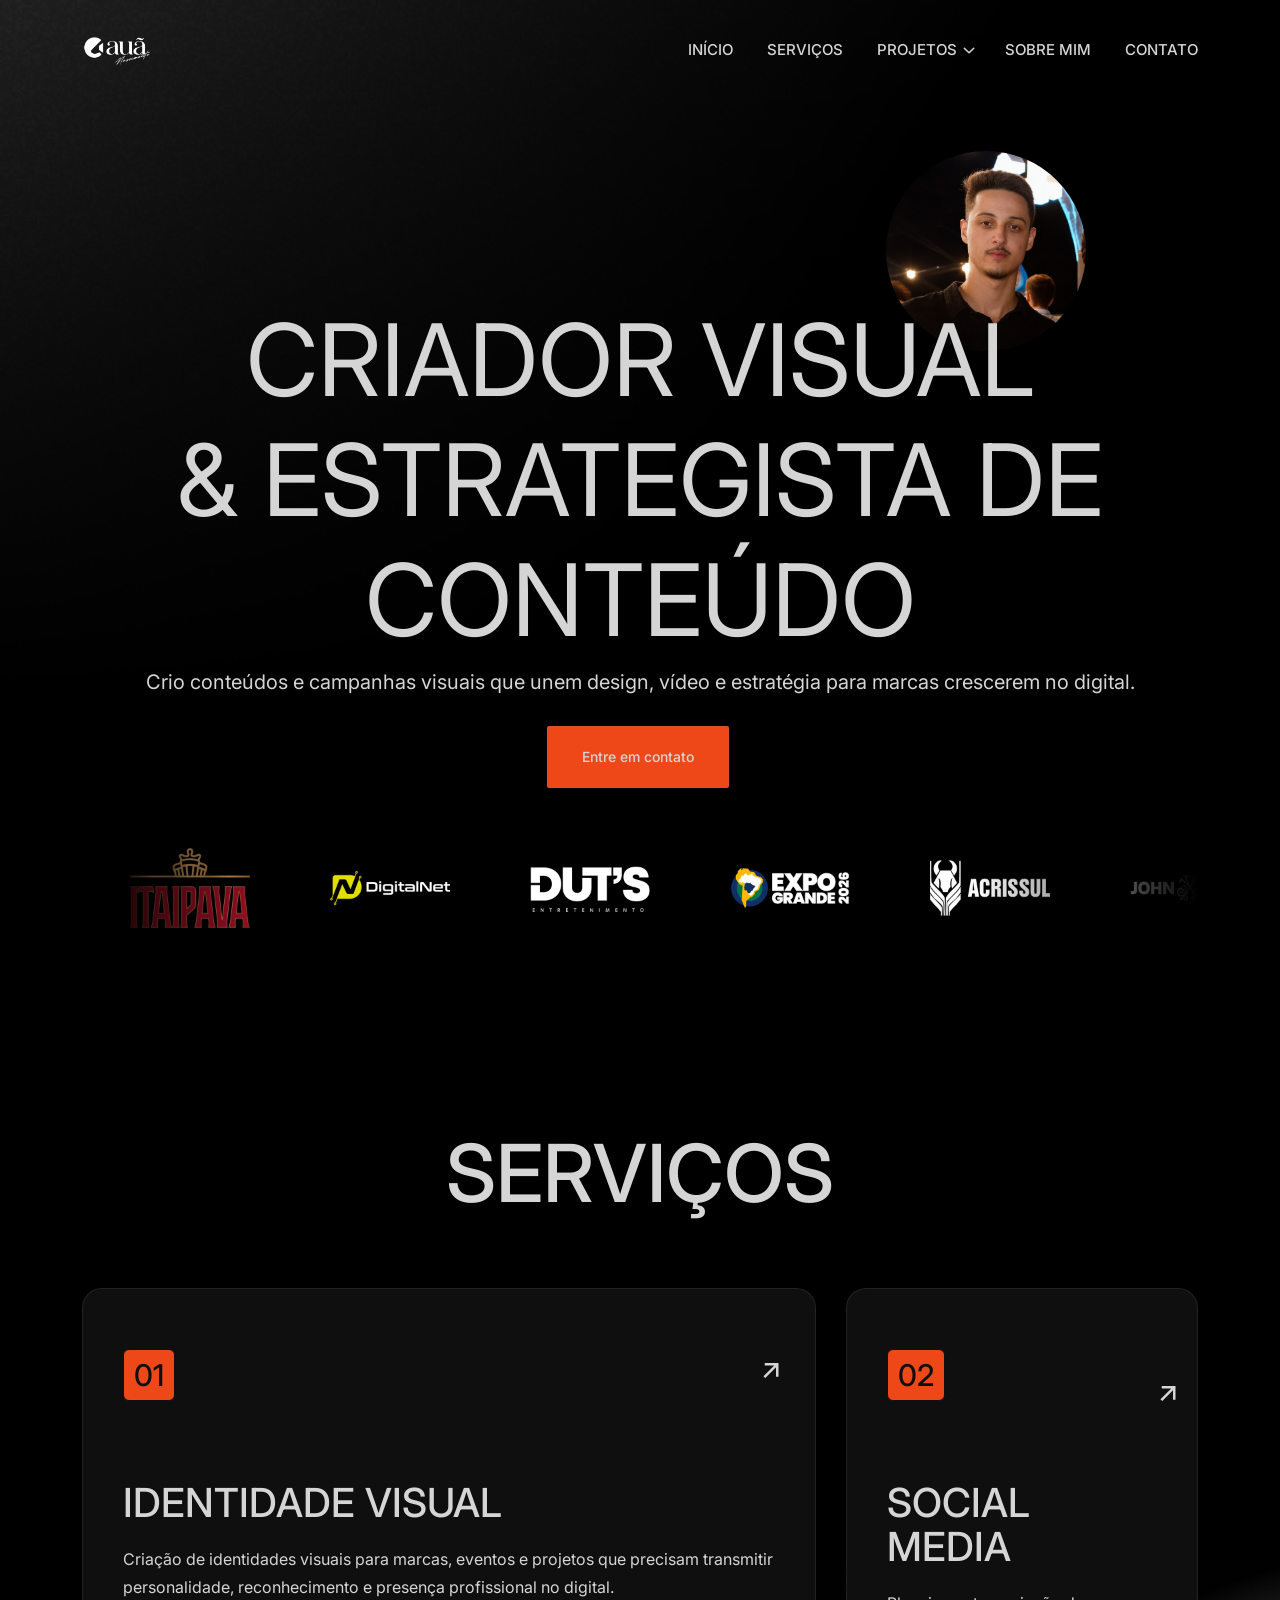
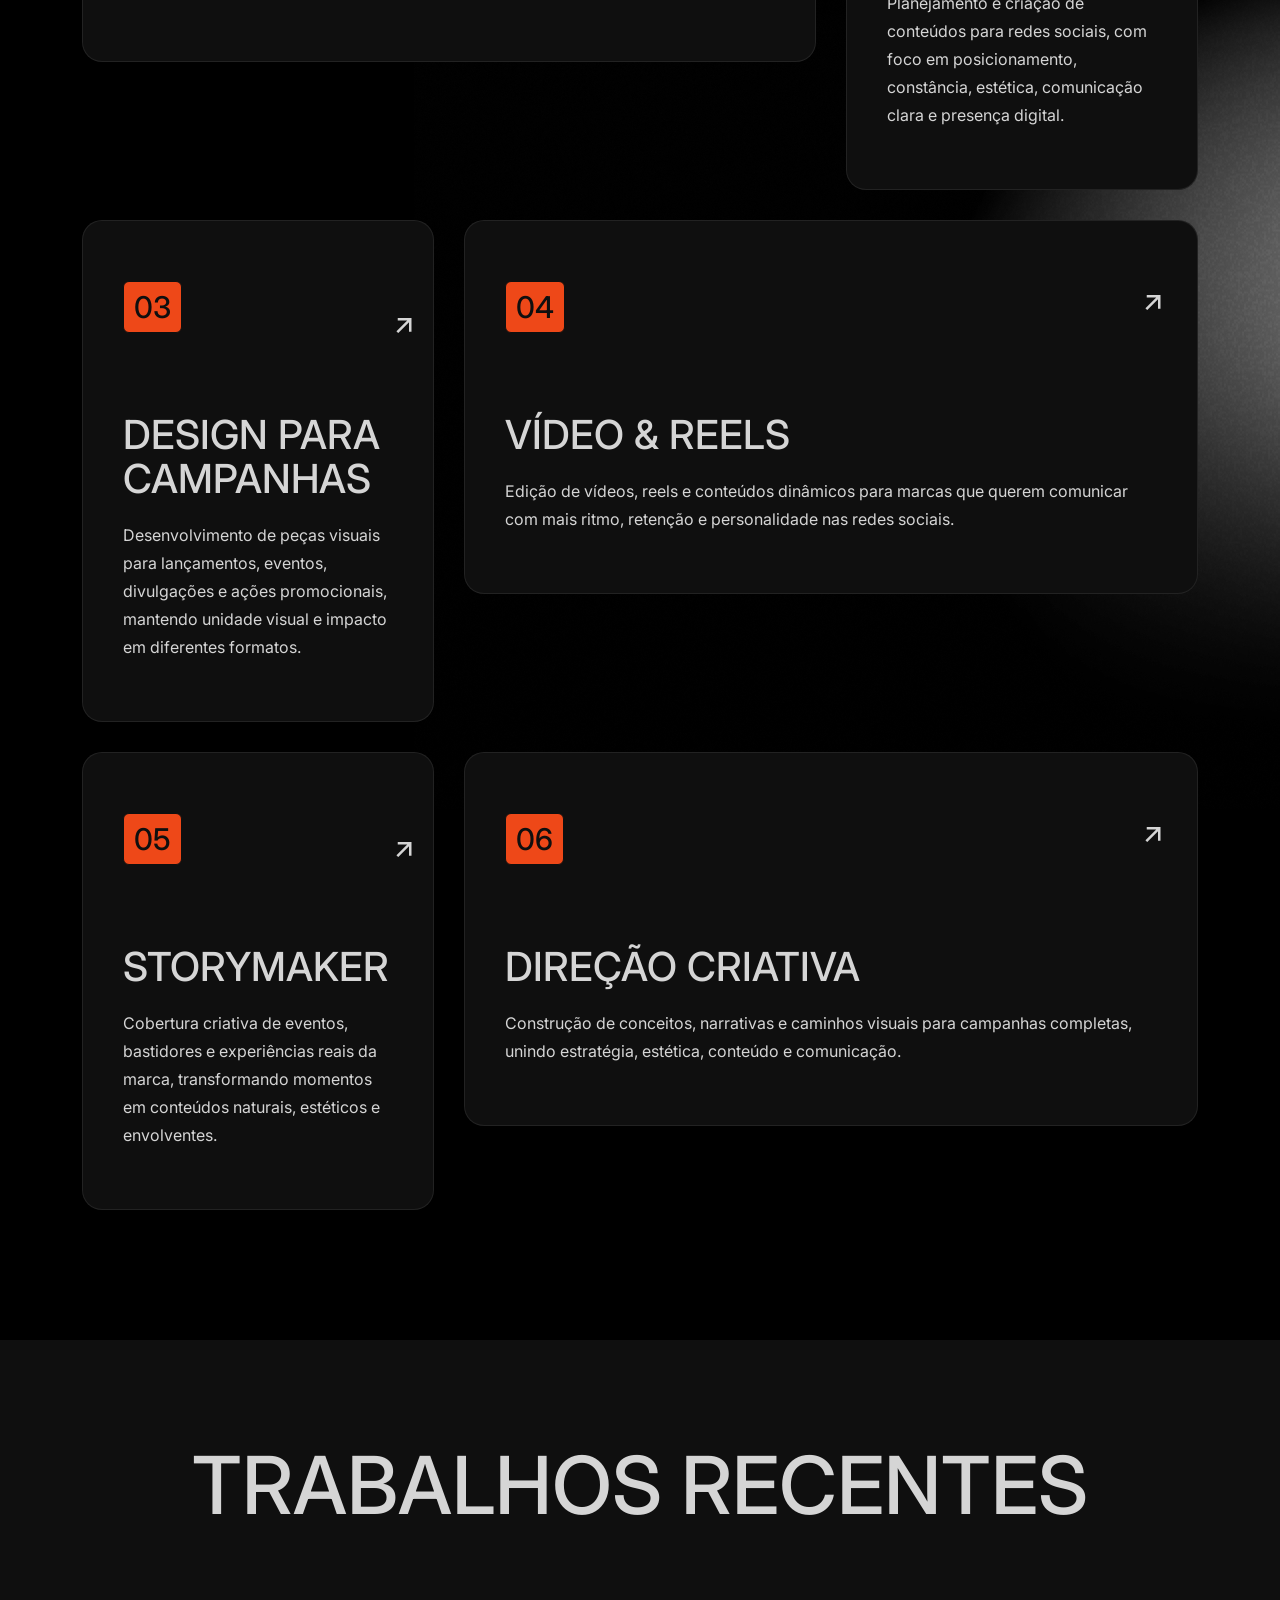
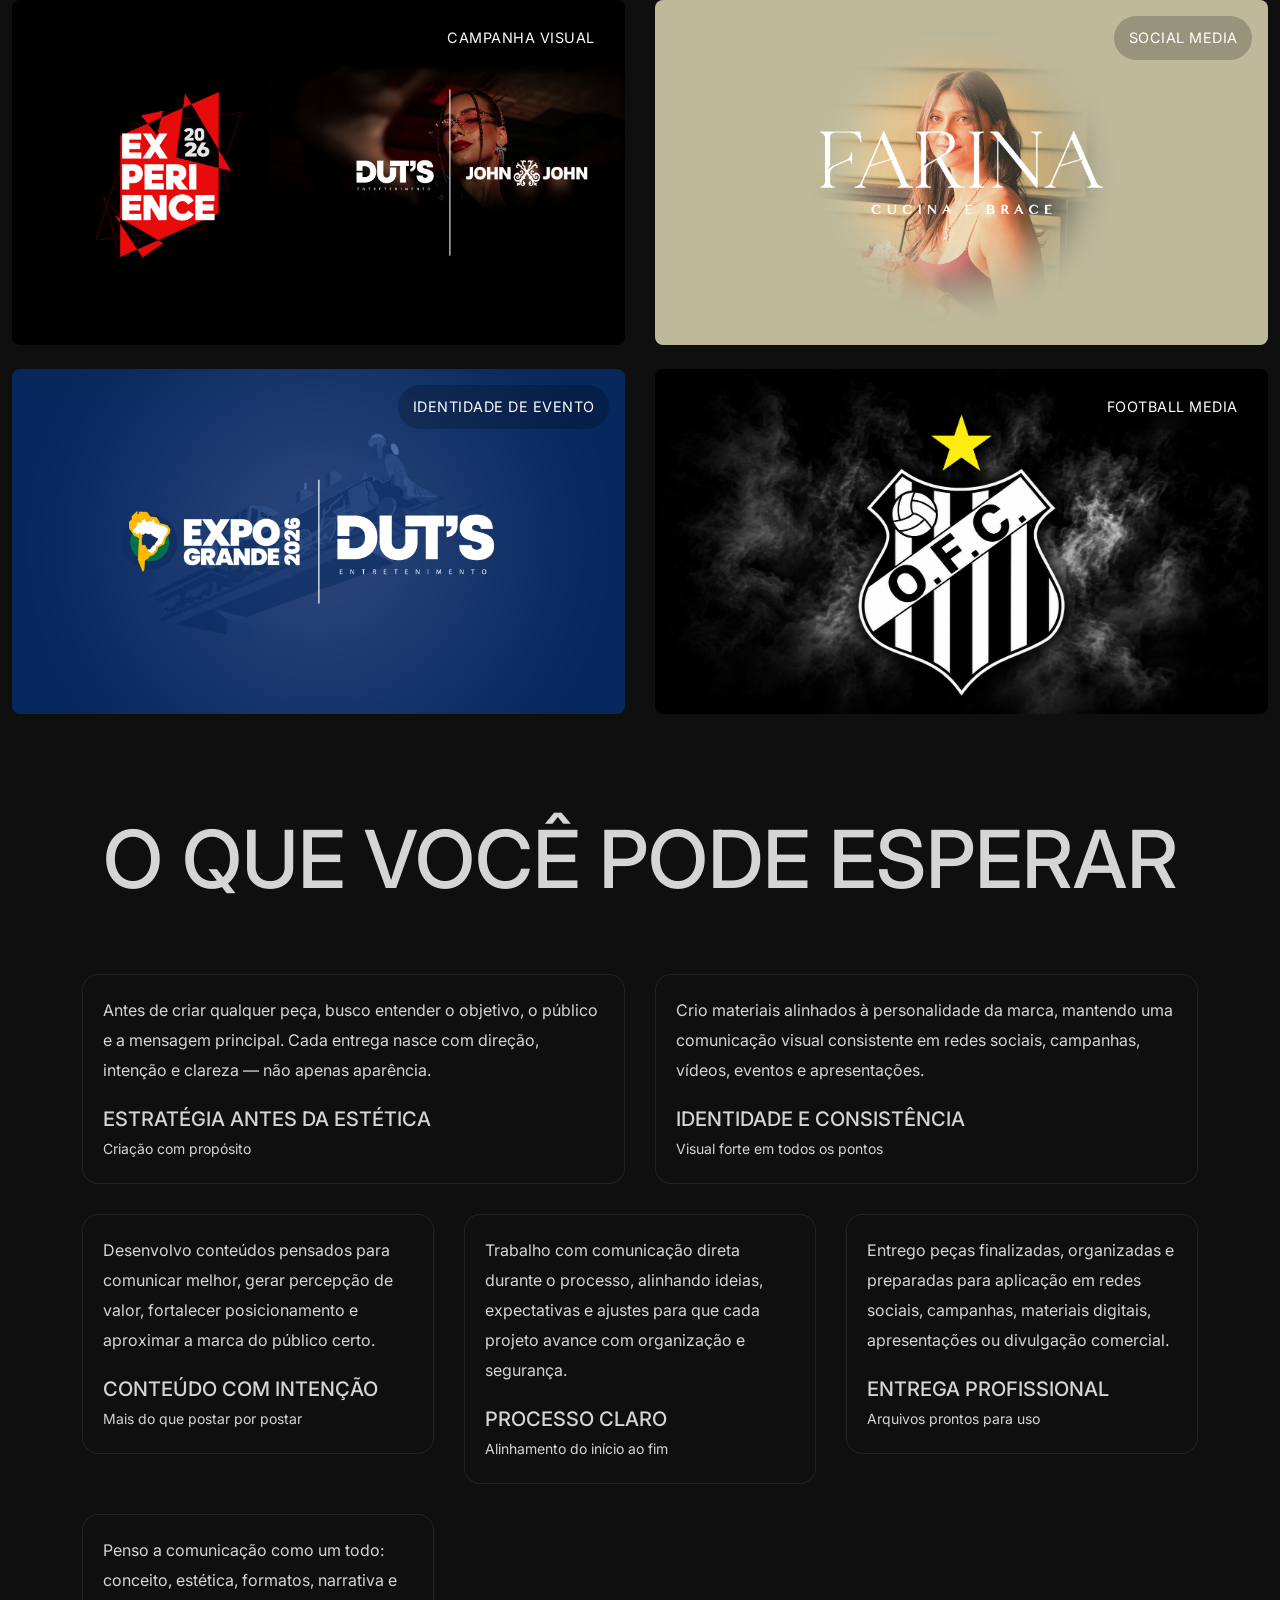
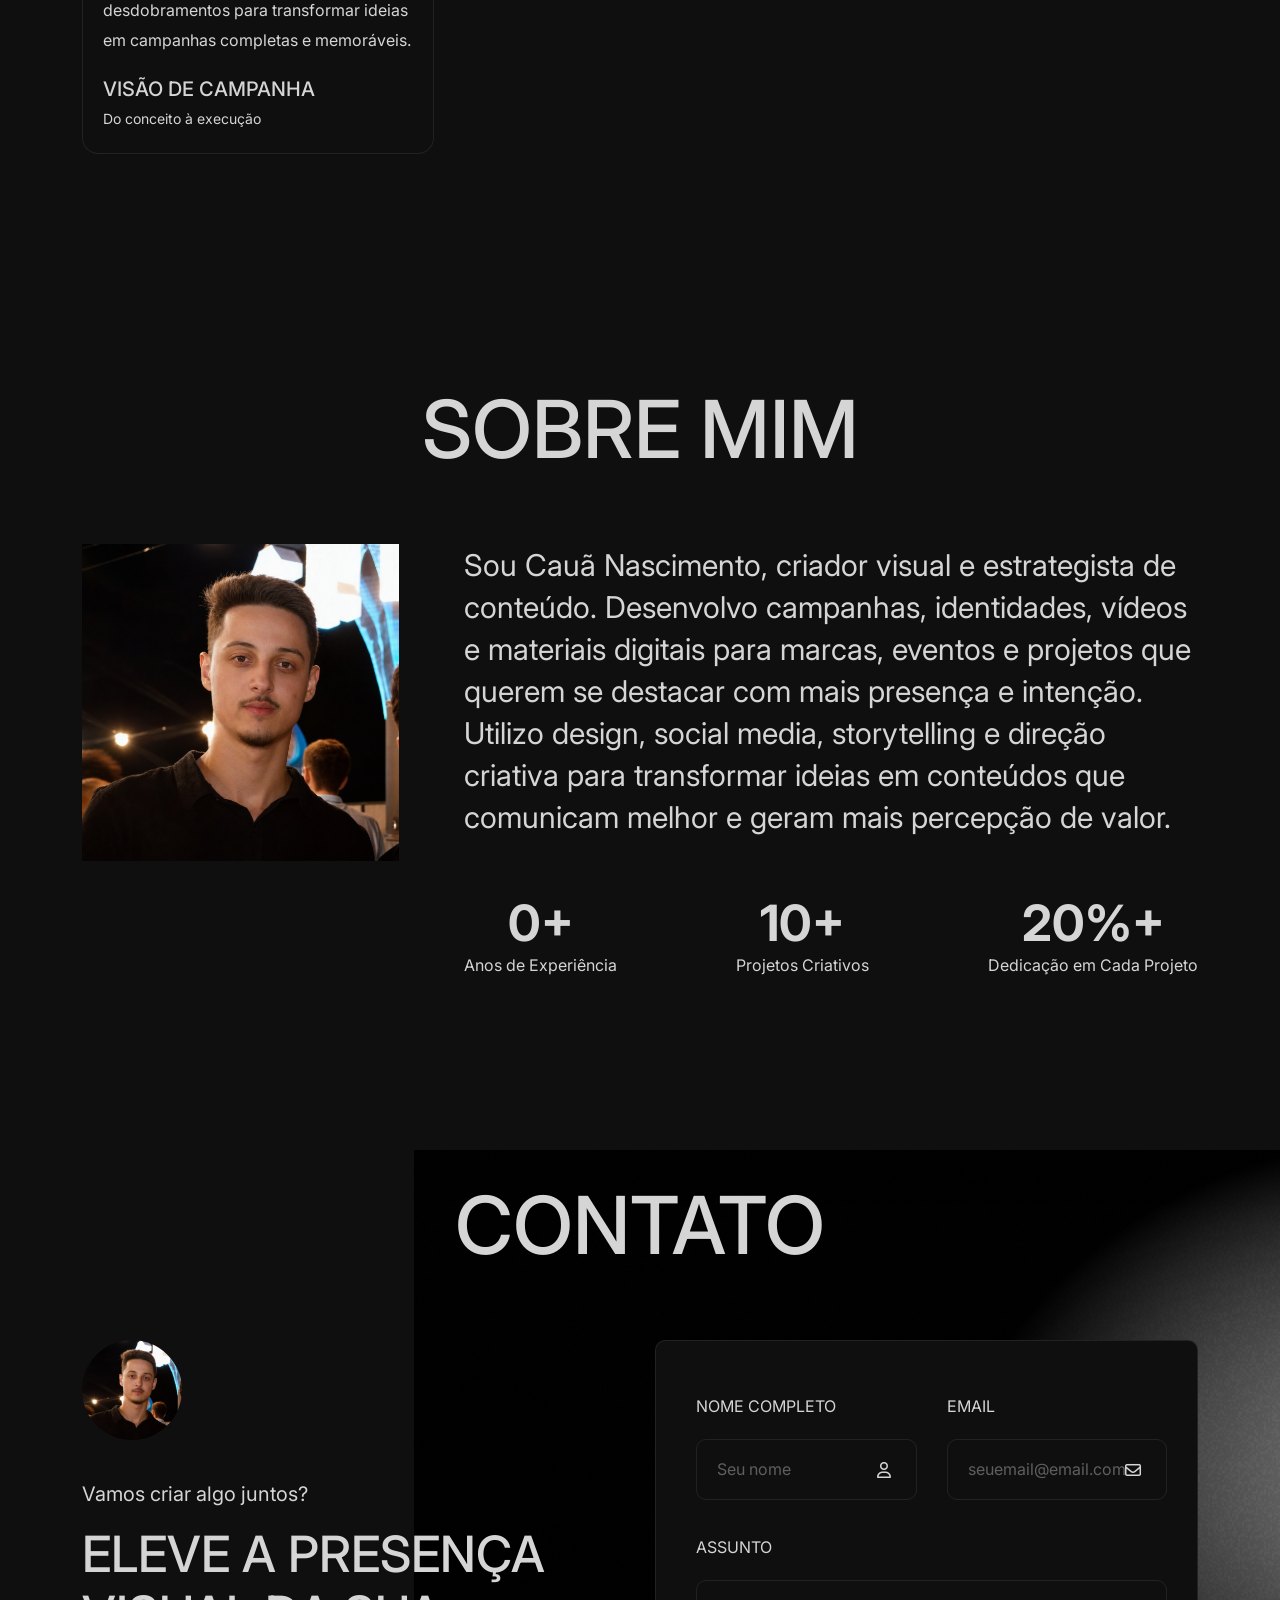
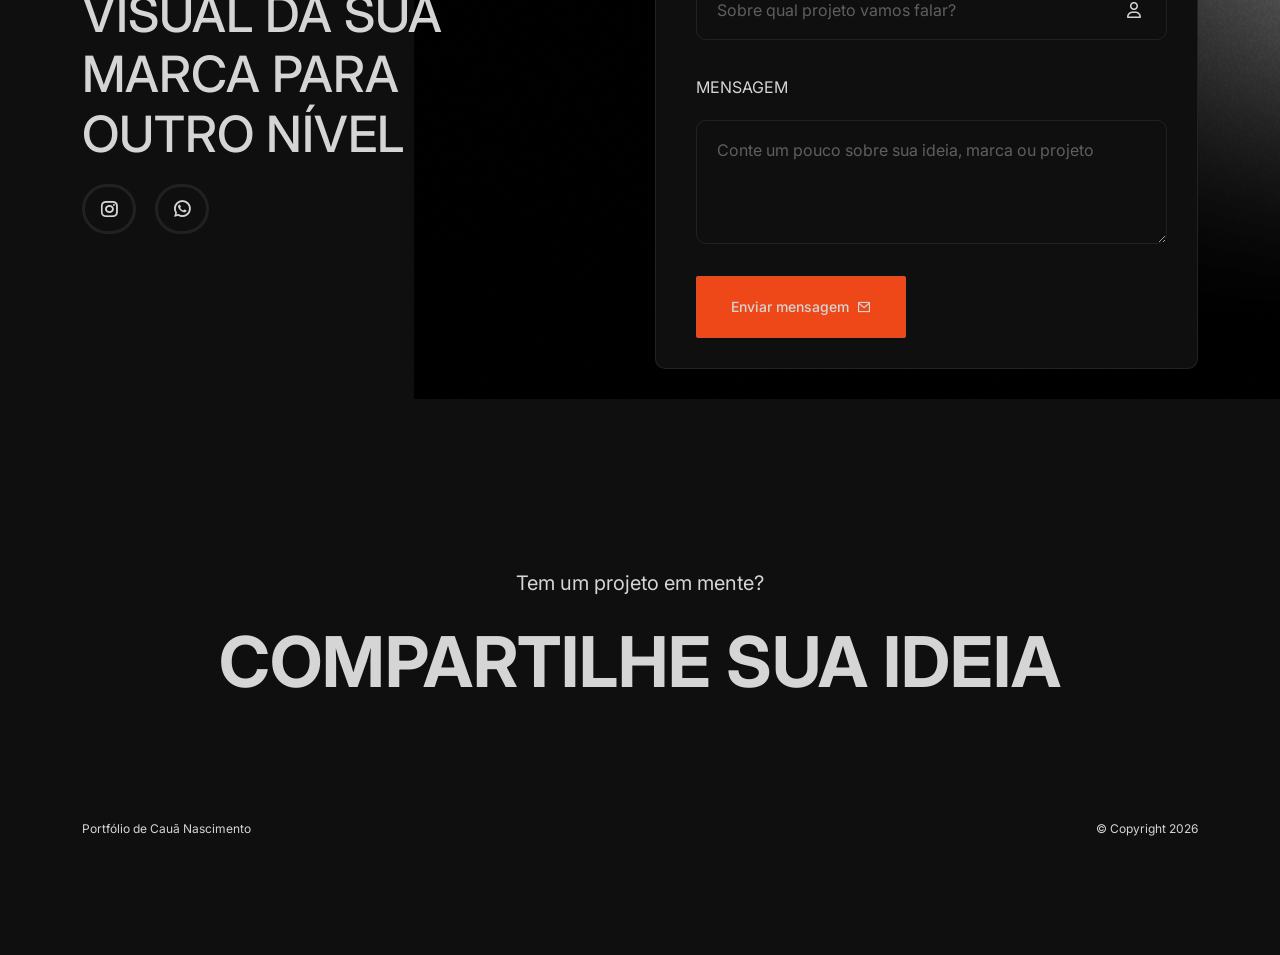
<file: index.html>
<!DOCTYPE html>
<html lang="pt-BR">

<head>
    <!-- META -->
    <meta charset="utf-8">
    <meta http-equiv="X-UA-Compatible" content="IE=edge">
    <meta name="viewport" content="width=device-width, initial-scale=1">
    <meta name="description" content="Portfólio de Cauã Nascimento, criador visual e estrategista de conteúdo.">
    <meta name="keywords" content="portfolio, design, social media, direção visual, conteúdo digital">
    <meta name="author" content="Cauã Nascimento">
    <!-- PAGE TITLE -->
    <title>Cauã Nascimento - Portfólio</title>
    <link rel="icon" type="image/x-icon" href="assets/images/favicon.png">
    <!-- ALL GOOGLE FONTS -->
    <link rel="preconnect" href="https://fonts.googleapis.com">
    <link rel="preconnect" href="https://fonts.gstatic.com" crossorigin>
    <link href="https://fonts.googleapis.com/css2?family=Inter:ital,opsz,wght@0,14..32,100..900;1,14..32,100..900&family=Plus+Jakarta+Sans:ital,wght@0,200..800;1,200..800&display=swap" rel="stylesheet">
    <!-- BOOTSTRAP CSS -->
    <link rel="stylesheet" href="assets/css/bootstrap.min.css" />
    <!-- FONT AWESOME CSS -->
    <link rel="stylesheet" href="assets/css/font-awesome-pro.css" />
    <!-- FONT AWESOME CSS -->
    <link rel="stylesheet" href="assets/fonts/remixicon.css" />
    <!-- MAGNIFIC CSS -->
    <link rel="stylesheet" href="assets/css/magnific-popup.css">
    <!-- NICE SELECT CSS -->
    <link rel="stylesheet" href="assets/css/nice-select.min.css" />
    <!-- ANIMATE CSS -->
    <link rel="stylesheet" href="assets/css/animate.min.css" />
    <!-- MOBILE MENU CSS -->
    <link rel="stylesheet" href="assets/css/mobilemenu.css" />
    <link rel="stylesheet" href="assets/css/swiper-bundle.css" />
    <!-- SPACING CSS -->
    <link rel="stylesheet" href="assets/css/spacing.css" />
    <link rel="stylesheet" href="assets/css/blog.css" />
    <!-- MAIN STYLE CSS -->
    <link rel="stylesheet" href="assets/css/style.css?v=20260519-2" />
    <!-- RESPONSIVE CSS -->
    <link rel="stylesheet" href="assets/css/responsive.css?v=20260522-4">
    <!-- HTML5 shim and Respond.js IE8 support of HTML5 elements and media queries -->
    <!-- WARNING: Respond.js doesn't work if you view the page via file:// -->
    <!--[if lt IE 9]>
      <script src="https://oss.maxcdn.com/html5shiv/3.7.2/html5shiv.min.js"></script>
      <script src="https://oss.maxcdn.com/respond/1.4.2/respond.min.js"></script>
    <![endif]-->
</head>

<body>
    <!-- START PRELOADER AREA-->
    <!-- <div class="preloader">
        <svg viewbox="0 0 1000 1000" preserveaspectratio="none">
            <path id="preloaderSvg" d="M0,1005S175,995,500,995s500,5,500,5V0H0Z"></path>
        </svg>
        <div class="preloader-heading">
            <div class="load-text">
                <span>L</span>
                <span>o</span>
                <span>a</span>
                <span>d</span>
                <span>i</span>
                <span>n</span>
                <span>g</span>
            </div>
        </div>
    </div> -->
    <!-- END PRELOADER AREA -->
    <!-- START SCROOL UP DESIGN AREA -->
    <div class="progress-wrap cursor-pointer">
        <i class="ri-arrow-up-s-line"></i>
        <svg class="progress-circle svg-content" width="100%" height="100%" viewBox="-1 -1 102 102">
            <path d="M50,1 a49,49 0 0,1 0,98 a49,49 0 0,1 0,-98" />
        </svg>
    </div>
    <!-- / END SCROOL UP DESIGN AREA -->
    <!-- START MAGIC CURSOR AND BALL AREA-->
    <div id="magic-cursor">
        <div id="ball"></div>
    </div>
    <!-- / END MAGIC CURSOR AND BALL AREA-->
    <!-- START MENU DESIGN AREA-->
    <header class="main-header">
        <div class="header-upper">
            <div class="container">
                <div class="header-inner">
                    <div class="row align-items-center">
                        <div class="col-xl-2 col-lg-2 col-md-6 col-6 col-sm-3">
                            <div class="logo-area">
                                <div class="logo">
                                    <a href="index.html"><img src="assets/images/logo.png" alt=""></a>
                                </div>
                            </div>
                        </div>
                        <div class="col-xl-10 col-lg-10 col-md-6 col-6 col-sm-9">
                            <div class="main-menu">
                                <nav id="mobile-menu">
                                    <ul class="onepage">
                                        <li><a href="index.html" class="linkstyle">Início</a></li>
                                        <li><a href="service.html" class="linkstyle">serviços</a></li>
                                        <li class="has-dropdown"><a href="projects.html" class="linkstyle">projetos</a>
                                            <ul class="sub-menu">
                                                <li><a href="projects.html">Todos os projetos</a></li>
                                                <li><a href="project01.html">Camarote Experience 2026 by: John John</a></li>
                                                <li><a href="project-farina.html">Farina Cucina & Brace</a></li>
                                                <li><a href="project-duts.html">Duts x Expogrande</a></li>
                                                <li><a href="project-operario.html">Operario FC</a></li>
                                            </ul>
                                        </li>
                                        <li><a href="about.html" class="linkstyle">Sobre mim</a></li>
                                        <li><a href="contact.html" class="linkstyle">Contato</a></li>
                                    </ul>
                                </nav>
                            </div>
                            <div class="side-menu-icon d-lg-none text-end">
                                <a href="javascript:void(0)" class="info-toggle-btn f-right sidebar-toggle-btn"><i class="fal fa-bars"></i></a>
                            </div>
                        </div>
                    </div>
                </div>
            </div>
        </div>
    </header>
    <!-- // END MENU DESIGN AREA-->
    <!-- START MOBILE MENU DESIGN AREA-->
    <div class="sidebar__area">
        <div class="sidebar__wrapper">
            <div class="sidebar__close">
                <button class="sidebar__close-btn" id="sidebar__close-btn">
                    <i class="fal fa-times"></i>
                </button>
            </div>
            <div class="sidebar__content mt-50 mb-20">
                <div class="mobile-menu fix"></div>
            </div>
        </div>
    </div>
    <div class="body-overlay"></div>
    <!-- // END MOBILE MENU DESIGN AREA-->
    <!-- START HEADER DESIGN AREA -->
    <section id="home" class="main-hero-area main-hero-image-area">
        <div class="container">
            <div class="row">
                <div class="col-lg-12">
                    <!-- START HERO DESIGN AREA -->
                    <div class="hero-content wow fadeInUp text-center delay-0-2s">
                        <img src="assets/images/about/me2.png" alt="">
                        <h2>CRIADOR VISUAL <br> & ESTRATEGISTA DE CONTEÚDO</h2>
                        <p>Crio conteúdos e campanhas visuais que unem design, vídeo e estratégia para marcas crescerem no digital.</p>
                        <a class="theme-btn" href="#contact">Entre em contato</a>
                    </div>
                    <!-- / END HERO DESIGN AREA -->
                    <div class="company-list">
                        <div class="scroller" data-direction="left" data-speed="slow">
                            <div class="scroller__inner">
                                <img src="assets/images/client-logos/partner1.png" alt="Company" />
                                <img src="assets/images/client-logos/partner2.png" alt="Company" />
                                <img src="assets/images/client-logos/partner3.png" alt="Company" />
                                <img src="assets/images/client-logos/partner4.png" alt="Company" />
                                <img src="assets/images/client-logos/partner5.png" alt="Company" />
                                <img src="assets/images/client-logos/partner6.png" alt="Company" />
                                <img src="assets/images/client-logos/partner7.png" alt="Company" />
                                <img src="assets/images/client-logos/partner8.png" alt="Company" />
                            </div>
                        </div>
                    </div>
                </div>
            </div>
        </div>
    </section>
    <!-- / END HEADER DESIGN AREA -->
    <!-- START SERVICE DESIGN AREA -->
    <section id="services" class="services-area multipage-service-area">
        <div class="container">
            <div class="row">
                <div class="col-xl-12 col-lg-12">
                    <div class="section-title section-black-title wow fadeInUp delay-0-2s">
                        <h2>Serviços</h2>
                    </div>
                </div>
            </div>

            <div class="row">
                <!-- START SINGLE SERVICE DESIGN AREA -->
                <div class="col-lg-8 col-md-7">
                    <div class="service-item wow fadeInUp delay-0-2s">
                        <i class="ri-arrow-right-up-line"></i>
                        <h5>01</h5>
                        <h4>Identidade Visual</h4>
                        <p>Criação de identidades visuais para marcas, eventos e projetos que precisam transmitir personalidade, reconhecimento e presença profissional no digital.</p>
                    </div>
                </div>
                <!-- / END SINGLE SERVICE DESIGN AREA -->

                <!-- START SINGLE SERVICE DESIGN AREA -->
                <div class="col-lg-4 col-md-5">
                    <div class="service-item wow fadeInUp delay-0-4s">
                        <i class="ri-arrow-right-up-line"></i>
                        <h5>02</h5>
                        <h4>Social Media</h4>
                        <p>Planejamento e criação de conteúdos para redes sociais, com foco em posicionamento, constância, estética, comunicação clara e presença digital.</p>
                    </div>
                </div>
                <!-- / END SINGLE SERVICE DESIGN AREA -->

                <!-- START SINGLE SERVICE DESIGN AREA -->
                <div class="col-lg-4 col-md-5">
                    <div class="service-item wow fadeInUp delay-0-6s">
                        <i class="ri-arrow-right-up-line"></i>
                        <h5>03</h5>
                        <h4>Design para Campanhas</h4>
                        <p>Desenvolvimento de peças visuais para lançamentos, eventos, divulgações e ações promocionais, mantendo unidade visual e impacto em diferentes formatos.</p>
                    </div>
                </div>
                <!-- / END SINGLE SERVICE DESIGN AREA -->

                <!-- START SINGLE SERVICE DESIGN AREA -->
                <div class="col-lg-8 col-md-7">
                    <div class="service-item wow fadeInUp delay-0-8s">
                        <i class="ri-arrow-right-up-line"></i>
                        <h5>04</h5>
                        <h4>Vídeo & Reels</h4>
                        <p>Edição de vídeos, reels e conteúdos dinâmicos para marcas que querem comunicar com mais ritmo, retenção e personalidade nas redes sociais.</p>
                    </div>
                </div>
                <!-- / END SINGLE SERVICE DESIGN AREA -->

                <!-- START SINGLE SERVICE DESIGN AREA -->
                <div class="col-lg-4 col-md-5">
                    <div class="service-item wow fadeInUp delay-0-2s">
                        <i class="ri-arrow-right-up-line"></i>
                        <h5>05</h5>
                        <h4>Storymaker</h4>
                        <p>Cobertura criativa de eventos, bastidores e experiências reais da marca, transformando momentos em conteúdos naturais, estéticos e envolventes.</p>
                    </div>
                </div>
                <!-- / END SINGLE SERVICE DESIGN AREA -->

                <!-- START SINGLE SERVICE DESIGN AREA -->
                <div class="col-lg-8 col-md-7">
                    <div class="service-item wow fadeInUp delay-0-4s">
                        <i class="ri-arrow-right-up-line"></i>
                        <h5>06</h5>
                        <h4>Direção Criativa</h4>
                        <p>Construção de conceitos, narrativas e caminhos visuais para campanhas completas, unindo estratégia, estética, conteúdo e comunicação.</p>
                    </div>
                </div>
                <!-- / END SINGLE SERVICE DESIGN AREA -->
            </div>
        </div>
    </section>
    <!-- / END SERVICE DESIGN AREA -->
    <!-- START PORTFOLIO DESIGN AREA -->
    <div class="projects-area" id="projects">
        <div class="row">
            <div class="col-xl-12 col-lg-12">
                <div class="section-title section-white-title wow fadeInUp delay-0-2s text-center">
                    <h2>Trabalhos recentes</h2>
                </div>
            </div>
        </div>
        <div class="container-fluid">
            <div class="row g-4 portfolio-grid">
                <!-- START SINGLE PORTFOLIO DESIGN AREA -->
                <div class="col-md-6 col-xl-6 portfolio-item category-1">   
                    <a href="project01.html">
                        <div class="portfolio-box">
                            <!-- Image -->
                            <img src="assets/images/projects/john-john-branding.jpg" alt="" data-rjs="2">
                            <!-- Category -->
                            <span class="portfolio-category">Campanha Visual</span>
                            <!-- Caption -->
                            <div class="portfolio-caption">
                                <h1>Camarote Experience 2026 by: John John</h1>
                            </div>
                        </div>
                    </a>
                </div>
                <!-- // END SINGLE PORTFOLIO DESIGN AREA -->
                <!-- START SINGLE PORTFOLIO DESIGN AREA -->
                <div class="col-md-6 col-xl-6 portfolio-item category-2">
                    <a href="project-farina.html">
                        <div class="portfolio-box">
                            <!-- Image -->
                            <img src="assets/images/projects/farina/farina-capa.png" alt="" data-rjs="2">
                            <!-- Category -->
                            <span class="portfolio-category">Social Media</span>
                            <!-- Caption -->
                            <div class="portfolio-caption">
                                <h1>Farina Cucina & Brace</h1>
                            </div>
                        </div>
                    </a>
                </div>
                <!-- // END SINGLE PORTFOLIO DESIGN AREA -->
                <!-- START SINGLE PORTFOLIO DESIGN AREA -->
                <div class="col-md-6 col-xl-6 portfolio-item category-2">
                    <a href="project-duts.html">
                        <div class="portfolio-box">
                            <!-- Image -->
                            <img src="assets/images/projects/duts/capa-duts.png" alt="" data-rjs="2">
                            <!-- Category -->
                            <span class="portfolio-category">Identidade de Evento</span>
                            <!-- Caption -->
                            <div class="portfolio-caption">
                                <h1>DUTS x Expogrande</h1>
                            </div>
                        </div>
                    </a>
                </div>
                <!-- // END SINGLE PORTFOLIO DESIGN AREA -->
                <!-- START SINGLE PORTFOLIO DESIGN AREA -->
                <div class="col-md-6 col-xl-6 portfolio-item category-1">
                    <a href="project-operario.html">
                        <div class="portfolio-box">
                            <!-- Image -->
                            <img src="assets/images/projects/operario/cover.png" alt="" data-rjs="2">
                            <!-- Category -->
                            <span class="portfolio-category">Football Media</span>
                            <!-- Caption -->
                            <div class="portfolio-caption">
                                <h1>Operario Futebol Clube</h1>
                            </div>
                        </div>
                    </a>
                </div>
        </div>
    </div>
    <!-- // END PORTFOLIO DESIGN AREA -->
    <!-- START TESTIMONIALS DESIGN AREA -->
    <section class="testimonials-area">
        <div class="container">
            <div class="row">
                <div class="col-xl-12 col-lg-12">
                    <div class="section-title section-black-title wow fadeInUp delay-0-2s">
                        <h2>O que você pode esperar</h2>
                    </div>
                </div>
            </div>

            <div class="row">

                <div class="col-lg-6 col-md-6">
                    <div class="testimonial-item wow fadeInUp delay-0-2s">
                        <div class="text">
                            Antes de criar qualquer peça, busco entender o objetivo, o público e a mensagem principal. Cada entrega nasce com direção, intenção e clareza — não apenas aparência.
                        </div>
                        <div class="testi-des">
                            <h5>Estratégia Antes da Estética</h5>
                            <span>Criação com propósito</span>
                        </div>
                    </div>
                </div>

                <div class="col-lg-6 col-md-6">
                    <div class="testimonial-item wow fadeInUp delay-0-4s">
                        <div class="text">
                            Crio materiais alinhados à personalidade da marca, mantendo uma comunicação visual consistente em redes sociais, campanhas, vídeos, eventos e apresentações.
                        </div>
                        <div class="testi-des">
                            <h5>Identidade e Consistência</h5>
                            <span>Visual forte em todos os pontos</span>
                        </div>
                    </div>
                </div>

                <div class="col-lg-4 col-md-6">
                    <div class="testimonial-item wow fadeInUp delay-0-6s">
                        <div class="text">
                            Desenvolvo conteúdos pensados para comunicar melhor, gerar percepção de valor, fortalecer posicionamento e aproximar a marca do público certo.
                        </div>
                        <div class="testi-des">
                            <h5>Conteúdo com Intenção</h5>
                            <span>Mais do que postar por postar</span>
                        </div>
                    </div>
                </div>

                <div class="col-lg-4 col-md-6">
                    <div class="testimonial-item wow fadeInUp delay-0-8s">
                        <div class="text">
                            Trabalho com comunicação direta durante o processo, alinhando ideias, expectativas e ajustes para que cada projeto avance com organização e segurança.
                        </div>
                        <div class="testi-des">
                            <h5>Processo Claro</h5>
                            <span>Alinhamento do início ao fim</span>
                        </div>
                    </div>
                </div>

                <div class="col-lg-4 col-md-6">
                    <div class="testimonial-item wow fadeInUp delay-0-9s">
                        <div class="text">
                            Entrego peças finalizadas, organizadas e preparadas para aplicação em redes sociais, campanhas, materiais digitais, apresentações ou divulgação comercial.
                        </div>
                        <div class="testi-des">
                            <h5>Entrega Profissional</h5>
                            <span>Arquivos prontos para uso</span>
                        </div>
                    </div>
                </div>

                <div class="col-lg-4 col-md-6">
                    <div class="testimonial-item wow fadeInUp delay-0-9s">
                        <div class="text">
                            Penso a comunicação como um todo: conceito, estética, formatos, narrativa e desdobramentos para transformar ideias em campanhas completas e memoráveis.
                        </div>
                        <div class="testi-des">
                            <h5>Visão de Campanha</h5>
                            <span>Do conceito à execução</span>
                        </div>
                    </div>
                </div>

            </div>
        </div>
    </section>
    <!-- / END TESTIMONIALS DESIGN AREA -->
    <!-- START VLOG DESIGN AREA -->
    <section id="blog" class="blog-area" style="display: none;">
        <div class="container">
            <div class="row">
                <div class="col-xl-12 col-lg-12">
                    <div class="section-title section-white-title wow fadeInUp delay-0-2s">
                        <h2>Bastidores & Processos</h2>
                    </div>
                </div>
            </div>

            <!-- START SINGLE VLOG DESIGN AREA -->
            <div class="row">

                <div class="col-md-6 col-lg-4">
                    <div class="blog-post-box">
                        <div class="blog-post-img">
                            <a href="project01.html">
                                <img src="assets/images/projects/john-john-experience-capa.jpg" alt="Processo criativo Camarote Experience 2026 by: John John">
                            </a>
                            <div class="blog-post-category">
                                <a href="project01.html">Processo</a>
                            </div>
                        </div>
                        <div class="blog-post-caption">
                            <h3>Campanha Visual</h3>
                            <h2>
                                <a class="link-decoration" href="project01.html">
                                    Como nasceu a identidade do Camarote Experience 2026 by: John John
                                </a>
                            </h2>
                            <a class="theme-btn" href="project01.html">
                                Ver bastidores <i class="ri-arrow-right-line"></i>
                            </a>
                        </div>
                    </div>
                </div>

                <div class="col-md-6 col-lg-4">
                    <div class="blog-post-box">
                        <div class="blog-post-img">
                            <a href="project01.html">
                                <img src="assets/images/projects/john-john-abadas.jpg" alt="Aplicações visuais da campanha">
                            </a>
                            <div class="blog-post-category">
                                <a href="project01.html">Aplicações</a>
                            </div>
                        </div>
                        <div class="blog-post-caption">
                            <h3>Identidade Visual</h3>
                            <h2>
                                <a class="link-decoration" href="project01.html">
                                    Da ideia ao material final: abadás, copos e peças digitais
                                </a>
                            </h2>
                            <a class="theme-btn" href="project01.html">
                                Ver detalhes <i class="ri-arrow-right-line"></i>
                            </a>
                        </div>
                    </div>
                </div>

                <div class="col-md-6 col-lg-4">
                    <div class="blog-post-box">
                        <div class="blog-post-img">
                            <a href="project01.html">
                                <img src="assets/images/projects/john-john-campanha.jpg" alt="Direção visual da campanha">
                            </a>
                            <div class="blog-post-category">
                                <a href="project01.html">Direção Visual</a>
                            </div>
                        </div>
                        <div class="blog-post-caption">
                            <h3>Conteúdo Digital</h3>
                            <h2>
                                <a class="link-decoration" href="project01.html">
                                    Construindo uma campanha com impacto
                                </a>
                            </h2>
                            <a class="theme-btn" href="project01.html">
                                Ver projeto <i class="ri-arrow-right-line"></i>
                            </a>
                        </div>
                    </div>
                </div>

            </div>
            <!-- // END SINGLE VLOG DESIGN AREA -->
        </div>
    </section>
    <!-- / END VLOG DESIGN AREA -->
    <!-- START ABOUT DESIGN AREA -->
    <section id="about" class="about-area">
        <div class="container">
            <div class="row">
                <div class="col-xl-12 col-lg-12">
                    <div class="section-title section-white-title wow fadeInUp delay-0-2s">
                        <h2>Sobre Mim</h2>
                    </div>
                </div>
            </div>
            <div class="row">
                <!-- START ABOUT TEXT DESIGN AREA -->
                <div class="col-lg-4 col-sm-12 about-image">
                    <img src="assets/images/about/me2.png" alt="Cauã Nascimento">
                </div>
                <div class="col-lg-8 col-sm-12">
                    <div class="about-content-part wow fadeInUp delay-0-2s">
                        <p>
                            Sou Cauã Nascimento, criador visual e estrategista de conteúdo. Desenvolvo campanhas, identidades, vídeos e materiais digitais para marcas, eventos e projetos que querem se destacar com mais presença e intenção.


                            Utilizo design, social media, storytelling e direção criativa para transformar ideias em conteúdos que comunicam melhor e geram mais percepção de valor.
                        </p>
                    </div>

                    <!-- START COUNTER DESIGN AREA -->
                    <div class="hero-counter-area d-flex justify-content-between wow fadeInUp delay-0-4s">
                        <div class="counter-item counter-text-wrap">
                            <span class="count-text plus" data-speed="3000" data-stop="3">0</span>
                            <span class="counter-title">Anos de Experiência</span>
                        </div>

                        <div class="counter-item counter-text-wrap">
                            <span class="count-text plus" data-speed="3000" data-stop="50">0</span>
                            <span class="counter-title">Projetos Criativos</span>
                        </div>

                        <div class="counter-item counter-text-wrap">
                            <span class="count-text percent" data-speed="3000" data-stop="100">0</span>
                            <span class="counter-title">Dedicação em Cada Projeto</span>
                        </div>
                    </div>
                    <!-- / END COUNTER DESIGN AREA -->
                </div>
                <!-- / END ABOUT TEXT DESIGN AREA -->
            </div>
        </div>
    </section>
    <!-- / END ABOUT DESIGN AREA -->
    <!-- START CONTACT DESIGN AREA -->
    <section id="contact" class="contact-area">
        <div class="container">
            <div class="row">
                <div class="col-xl-12 col-lg-12">
                    <div class="section-title section-black-title wow fadeInUp delay-0-2s">
                        <h2>Contato</h2>
                    </div>
                </div>
            </div>
            <div class="row">
                <div class="col-lg-6">
                    <div class="contact-content-part wow fadeInUp delay-0-2s">
                        <img src="assets/images/about/me2.png" alt="Cauã Nascimento">
                        <p>Vamos criar algo juntos?</p>
                        <h2>Eleve a presença visual da sua marca para outro nível</h2>
                        <p style="display: none;">Sou Cauã Nascimento, designer visual focado em campanhas, identidades e conteúdos digitais que ajudam marcas, eventos e projetos a se destacarem com impacto.</p>

                        <!-- START CONTACT SINGLEDESIGN AREA -->
                        <div class="single-contact wow fadeInUp" data-wow-delay=".6s">
                            <div class="about-social">
                                <ul>
                                    <li><a target="_blank" rel="noopener" href="https://www.instagram.com/cauanasciment.o/"><i class="ri-instagram-line"></i></a></li>
                                    <li><a target="_blank" rel="noopener" href="https://wa.me/5567998874461?text=Bom%20dia%2C%20gostaria%20de%20saber%20mais%20sobre%20o%20que%20voc%C3%AA%20entrega"><i class="ri-whatsapp-line"></i></a></li>
                                </ul>
                            </div>
                        </div>
                        <!-- / END CONTACT SINGLEDESIGN AREA -->
                    </div>
                </div>

                <!-- START CONTACT FORM DESIGN AREA -->
                <div class="col-lg-6">
                    <div class="contact-form contact-form-area wow fadeInUp delay-0-4s">
                        <form id="contactForm" class="contact-form" action="#" method="post" novalidate>
                            <div class="row">

                                <div class="col-md-6">
                                    <div class="form-group">
                                        <label for="name">Nome completo</label>
                                        <input type="text" id="name" class="form-control" value="" placeholder="Seu nome" required="" data-error="Por favor, informe seu nome" />
                                        <label for="name" class="for-icon"><i class="far fa-user"></i></label>
                                        <div class="help-block with-errors"></div>
                                    </div>
                                </div>

                                <div class="col-md-6">
                                    <div class="form-group">
                                        <label for="email">Email</label>
                                        <input type="email" id="email" class="form-control" value="" placeholder="seuemail@email.com" required="" data-error="Por favor, informe seu email" />
                                        <label for="email" class="for-icon"><i class="far fa-envelope"></i></label>
                                        <div class="help-block with-errors"></div>
                                    </div>
                                </div>

                                <div class="col-md-12">
                                    <div class="form-group">
                                        <label for="subject">Assunto</label>
                                        <input type="text" id="subject" class="form-control" value="" placeholder="Sobre qual projeto vamos falar?" required="" data-error="Por favor, informe o assunto" />
                                        <label for="subject" class="for-icon"><i class="far fa-user"></i></label>
                                        <div class="help-block with-errors"></div>
                                    </div>
                                </div>

                                <div class="col-md-12">
                                    <div class="form-group">
                                        <label for="message">Mensagem</label>
                                        <textarea name="message" id="message" class="form-control" rows="4" placeholder="Conte um pouco sobre sua ideia, marca ou projeto" required="" data-error="Por favor, escreva sua mensagem"></textarea>
                                        <div class="help-block with-errors"></div>
                                    </div>
                                </div>

                                <div class="col-md-12">
                                    <div class="form-group mb-0">
                                        <button type="submit" class="theme-btn">
                                            Enviar mensagem <i class="ri-mail-line"></i>
                                        </button>
                                        <div id="msgSubmit" class="hidden"></div>
                                    </div>
                                </div>

                                <div class="col-md-12 text-center">
                                    <p class="input-success">Sua mensagem foi preparada no WhatsApp. Confira e envie por lá.</p>
                                    <p class="input-error">Revise os campos obrigatórios e tente novamente.</p>
                                </div>

                            </div>
                        </form>
                    </div>
                </div>
                <!-- / END CONTACT FORM DESIGN AREA -->
            </div>
        </div>
    </section>
    <!-- / END CONTACT DESIGN AREA -->
    <!-- START FOOTER DESIGN AREA -->
    <footer class="main-footer">
        <div class="container">
            <div class="row">
                <div class="col-lg-12">
                    <div class="footer-top">
                        <p>Tem um projeto em mente?</p>
                        <h2><a href="contact.html">Compartilhe sua ideia</a></h2>
                    </div>
                </div>
            </div>
            <div class="row">
                <div class="col-lg-6 col-sm-6">
                    <p class="copy-left-text">Portfólio de <a href="https://www.instagram.com/cauanasciment.o">Cauã Nascimento</a></p>
                </div>
                <div class="col-lg-6 col-sm-6">
                    <p class="copy-right-text">&copy; Copyright 2026</p>
                </div>
            </div>
        </div>
    </footer>
    <!-- / END FOOTER DESIGN AREA -->
    <!-- JQUERY JS -->
    <script src="assets/js/jquery-3.6.0.min.js"></script>
    <!-- BOOTSTRAP JS-->
    <script src="assets/js/bootstrap.min.js"></script>
    <!-- APPEAR JS -->
    <script src="assets/js/appear.min.js"></script>
    <!-- MAGNIFICANT JS -->
    <script src="assets/js/jquery.magnific-popup.min.js"></script>
    <!-- MOBILE MENU JS-->
    <script src="assets/js/mobilemenu.js"></script>
    <!-- GSAP AND LOCOMOTIV JS-->
    <script src="assets/js/gsap.min.js"></script>
    <script src="assets/js/ScrollTrigger.min.js"></script>
    <script src="assets/js/lenis.js"></script>
    <!-- SWIPPER JS-->
    <script src="assets/js/swiper-bundle.js"></script>
    <!-- NICE SELECT JS-->
    <script src="assets/js/jquery.nice-select.min.js"></script>
    <!-- IMAGE LOADER JS-->
    <script src="assets/js/imagesloaded.pkgd.min.js"></script>
    <!-- ISOTOPE JS-->
    <script src="assets/js/isotope.pkgd.min.js"></script>
    <!--  WOW ANIMATION JS-->
    <script src="assets/js/wow.min.js"></script>
    <!-- SCRIPT JS-->
    <script src="assets/js/script.js?v=20260522-3"></script>
    <script src="assets/js/contact-form-script.js?v=20260519-2"></script>
</body>

</html>
</file>
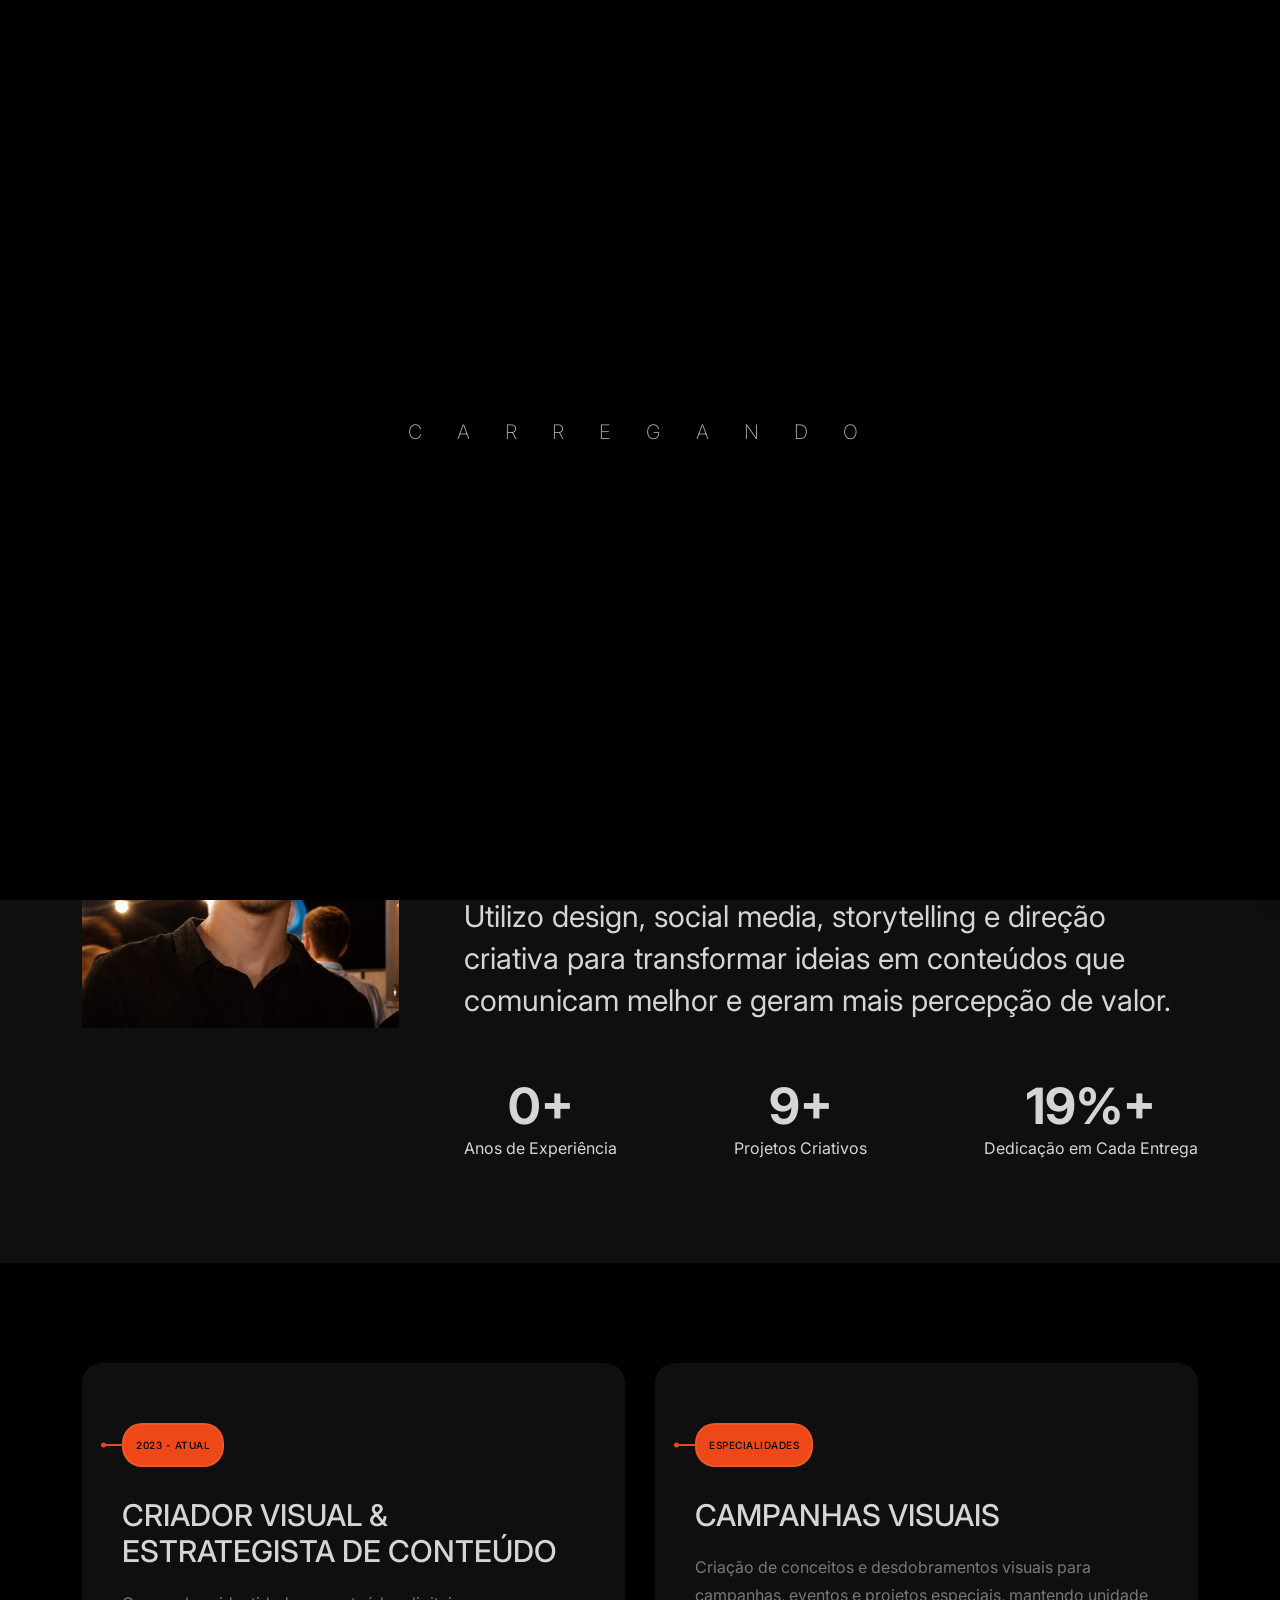
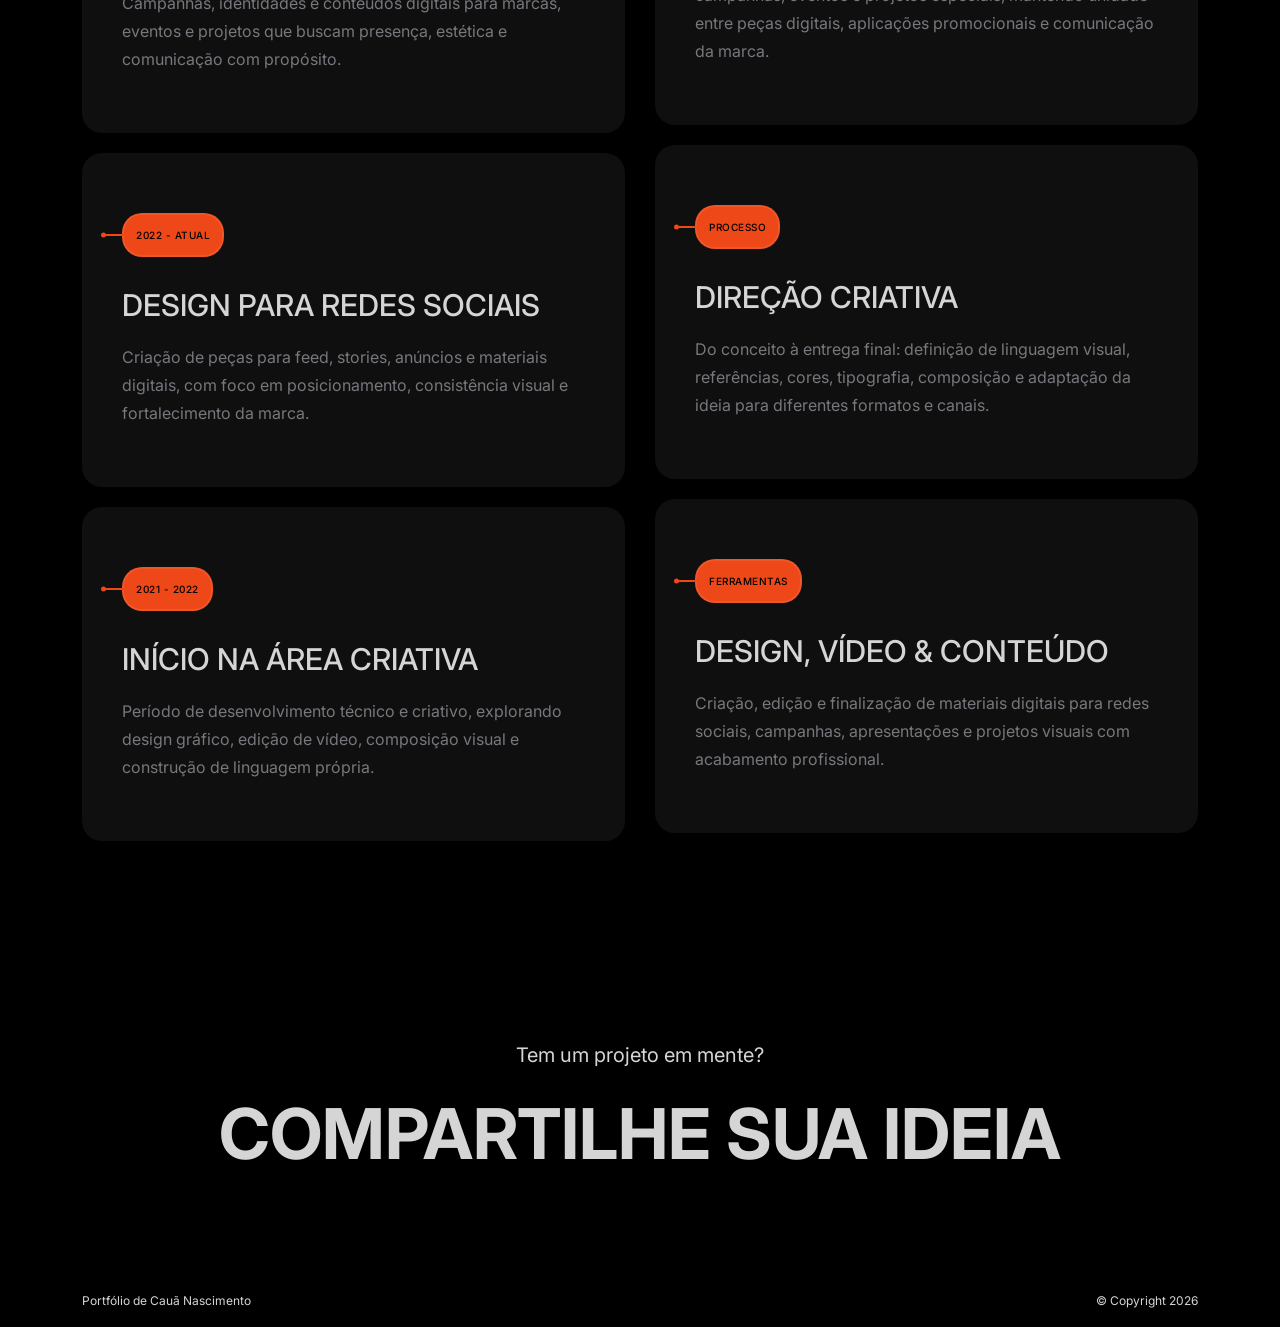
<file: about.html>
<!DOCTYPE html>
<html lang="pt-BR">

<head>
    <!-- META -->
    <meta charset="utf-8">
    <meta http-equiv="X-UA-Compatible" content="IE=edge">
    <meta name="viewport" content="width=device-width, initial-scale=1">
    <meta name="description" content="Conheça a trajetória, processos e visão criativa de Cauã Nascimento.">
    <meta name="keywords" content="portfolio, design, social media, direção visual, conteúdo digital">
    <meta name="author" content="Cauã Nascimento">
    <!-- PAGE TITLE -->
    <title>Cauã Nascimento - Sobre mim</title>
    <link rel="icon" type="image/x-icon" href="assets/images/favicon.png">
    <!-- ALL GOOGLE FONTS -->
    <link rel="preconnect" href="https://fonts.googleapis.com">
    <link rel="preconnect" href="https://fonts.gstatic.com" crossorigin>
    <link href="https://fonts.googleapis.com/css2?family=Inter:ital,opsz,wght@0,14..32,100..900;1,14..32,100..900&family=Plus+Jakarta+Sans:ital,wght@0,200..800;1,200..800&display=swap" rel="stylesheet">
    <!-- BOOTSTRAP CSS -->
    <link rel="stylesheet" href="assets/css/bootstrap.min.css" />
    <!-- FONT AWESOME CSS -->
    <link rel="stylesheet" href="assets/css/font-awesome-pro.css" />
    <!-- FONT AWESOME CSS -->
    <link rel="stylesheet" href="assets/fonts/remixicon.css" />
    <!-- MAGNIFIC CSS -->
    <link rel="stylesheet" href="assets/css/magnific-popup.css">
    <!-- NICE SELECT CSS -->
    <link rel="stylesheet" href="assets/css/nice-select.min.css" />
    <!-- ANIMATE CSS -->
    <link rel="stylesheet" href="assets/css/animate.min.css" />
    <!-- MOBILE MENU CSS -->
    <link rel="stylesheet" href="assets/css/mobilemenu.css" />
    <!-- SPACING CSS -->
    <link rel="stylesheet" href="assets/css/spacing.css" />
    <link rel="stylesheet" href="assets/css/blog.css" />
    <!-- MAIN STYLE CSS -->
    <link rel="stylesheet" href="assets/css/style.css?v=20260519-2" />
    <!-- RESPONSIVE CSS -->
    <link rel="stylesheet" href="assets/css/responsive.css?v=20260522-4">
    <!-- HTML5 shim and Respond.js IE8 support of HTML5 elements and media queries -->
    <!-- WARNING: Respond.js doesn't work if you view the page via file:// -->
    <!--[if lt IE 9]>
      <script src="https://oss.maxcdn.com/html5shiv/3.7.2/html5shiv.min.js"></script>
      <script src="https://oss.maxcdn.com/respond/1.4.2/respond.min.js"></script>
    <![endif]-->
</head>

<body>
    <!-- START PRELOADER AREA-->
    <div class="preloader">
        <svg viewbox="0 0 1000 1000" preserveaspectratio="none">
            <path id="preloaderSvg" d="M0,1005S175,995,500,995s500,5,500,5V0H0Z"></path>
        </svg>
        <div class="preloader-heading">
            <div class="load-text">
                <span>C</span>
                <span>a</span>
                <span>r</span>
                <span>r</span>
                <span>e</span>
                <span>g</span>
                <span>a</span>
                <span>n</span>
                <span>d</span>
                <span>o</span>
            </div>
        </div>
    </div>
    <!-- END PRELOADER AREA -->

    <!-- START SCROOL UP DESIGN AREA -->
    <div class="progress-wrap cursor-pointer">
        <i class="ri-arrow-up-s-line"></i>
        <svg class="progress-circle svg-content" width="100%" height="100%" viewBox="-1 -1 102 102">
            <path d="M50,1 a49,49 0 0,1 0,98 a49,49 0 0,1 0,-98" />
        </svg>
    </div>
    <!-- / END SCROOL UP DESIGN AREA -->

    <!-- START MAGIC CURSOR AND BALL AREA-->
    <div id="magic-cursor">
        <div id="ball"></div>
    </div>
    <!-- / END MAGIC CURSOR AND BALL AREA-->

    <!-- START MENU DESIGN AREA-->
    <header class="main-header">
        <div class="header-upper">
            <div class="container">
                <div class="header-inner">
                    <div class="row align-items-center">
                        <div class="col-xl-2 col-lg-2 col-md-6 col-6 col-sm-3">
                            <div class="logo-area">
                                <div class="logo">
                                    <a href="index.html"><img src="assets/images/logo.png" alt="Logo Cauã Nascimento"></a>
                                </div>
                            </div>
                        </div>

                        <div class="col-xl-10 col-lg-10 col-md-6 col-6 col-sm-9">
                            <div class="main-menu">
                                <nav id="mobile-menu">
                                    <ul class="onepage">
                                        <li><a href="index.html" class="linkstyle">Início</a></li>
                                        <li><a href="service.html" class="linkstyle">Serviços</a></li>

                                        <li class="has-dropdown">
                                            <a href="projects.html" class="linkstyle">Projetos</a>
                                            <ul class="sub-menu">
                                                <li><a href="projects.html">Todos os projetos</a></li>
                                                <li><a href="project01.html">Camarote Experience 2026 by: John John</a></li>
                                                <li><a href="project-farina.html">Farina Cucina & Brace</a></li>
                                                <li><a href="project-duts.html">Duts x Expogrande</a></li>
                                                <li><a href="project-operario.html">Operario FC</a></li>
                                            </ul>
                                        </li>

                                        <li><a href="about.html" class="linkstyle">Sobre mim</a></li>
                                        <li><a href="contact.html" class="linkstyle">Contato</a></li>
                                    </ul>
                                </nav>
                            </div>

                            <div class="side-menu-icon d-lg-none text-end">
                                <a href="javascript:void(0)" class="info-toggle-btn f-right sidebar-toggle-btn">
                                    <i class="fal fa-bars"></i>
                                </a>
                            </div>
                        </div>
                    </div>
                </div>
            </div>
        </div>
    </header>
    <!-- // END MENU DESIGN AREA-->

    <!-- START MOBILE MENU DESIGN AREA-->
    <div class="sidebar__area">
        <div class="sidebar__wrapper">
            <div class="sidebar__close">
                <button class="sidebar__close-btn" id="sidebar__close-btn">
                    <i class="fal fa-times"></i>
                </button>
            </div>
            <div class="sidebar__content mt-50 mb-20">
                <div class="mobile-menu fix"></div>
            </div>
        </div>
    </div>
    <div class="body-overlay"></div>
    <!-- // END MOBILE MENU DESIGN AREA-->

    <!-- START SINGLE PAGE DESIGN AREA -->
    <section class="single-page-hero-area">
        <div class="container">
            <div class="row align-items-center text-center">
                <div class="col-lg-12">
                    <h2>Sobre Mim</h2>
                    <div class="breadcrumb__list">
                        <span><a href="index.html">Início</a></span>
                        <span class="dvdr"><i class="fa-regular fa-angle-right"></i></span>
                        <span>Sobre Mim</span>
                    </div>
                </div>
            </div>
        </div>
    </section>
    <!-- // END SINGLE PAGE DESIGN AREA -->

    <!-- START ABOUT DESIGN AREA -->
    <section id="about" class="about-area">
        <div class="container">
            <div class="row">
                <div class="col-xl-12 col-lg-12">
                    <div class="section-title section-white-title wow fadeInUp delay-0-2s">
                        <h2>Quem sou eu</h2>
                    </div>
                </div>
            </div>

            <div class="row">
                <!-- START ABOUT TEXT DESIGN AREA -->
                <div class="col-lg-4 col-sm-12 about-image">
                    <img src="assets/images/about/me2.png" alt="Cauã Nascimento">
                </div>

                <div class="col-lg-8 col-sm-12">
                    <div class="about-content-part wow fadeInUp delay-0-2s">
                        <p>
                            Sou Cauã Nascimento, criador visual e estrategista de conteúdo. Desenvolvo campanhas, identidades, vídeos e materiais digitais para marcas, eventos e projetos que querem se destacar com mais presença e intenção.
                        </p>

                        <p>
                            Utilizo design, social media, storytelling e direção criativa para transformar ideias em conteúdos que comunicam melhor e geram mais percepção de valor.
                        </p>
                    </div>

                    <!-- START COUNTER DESIGN AREA -->
                    <div class="hero-counter-area d-flex justify-content-between wow fadeInUp delay-0-4s">
                        <div class="counter-item counter-text-wrap">
                            <span class="count-text plus" data-speed="3000" data-stop="3">0</span>
                            <span class="counter-title">Anos de Experiência</span>
                        </div>

                        <div class="counter-item counter-text-wrap">
                            <span class="count-text plus" data-speed="3000" data-stop="50">0</span>
                            <span class="counter-title">Projetos Criativos</span>
                        </div>

                        <div class="counter-item counter-text-wrap">
                            <span class="count-text percent" data-speed="3000" data-stop="100">0</span>
                            <span class="counter-title">Dedicação em Cada Entrega</span>
                        </div>
                    </div>
                    <!-- / END COUNTER DESIGN AREA -->
                </div>
                <!-- / END ABOUT TEXT DESIGN AREA -->
            </div>
        </div>
    </section>
    <!-- / END ABOUT DESIGN AREA -->

    <!-- START RESUME EXPERIENCE DESIGN AREA -->
    <div class="resume-area" id="resume">
        <div class="container">
            <div class="row">

                <div class="col-xl-6 col-md-6">
                    <div class="resume-wrapper wow fadeInUp delay-0-2s">

                        <!-- START SINGLE EXPERIENCE DESIGN AREA -->
                        <div class="resume-box">
                            <span class="resume-date">2023 - Atual</span>
                            <h2>Criador Visual & Estrategista de Conteúdo</h2>
                            <p>
                                Campanhas, identidades e conteúdos digitais para marcas, eventos e projetos que buscam presença, estética e comunicação com propósito.
                            </p>
                        </div>
                        <!-- / END SINGLE EXPERIENCE DESIGN AREA -->

                        <!-- START SINGLE EXPERIENCE DESIGN AREA -->
                        <div class="resume-box">
                            <span class="resume-date">2022 - Atual</span>
                            <h2>Design para Redes Sociais</h2>
                            <p>
                                Criação de peças para feed, stories, anúncios e materiais digitais, com foco em posicionamento, consistência visual e fortalecimento da marca.
                            </p>
                        </div>
                        <!-- / END SINGLE EXPERIENCE DESIGN AREA -->

                        <!-- START SINGLE EXPERIENCE DESIGN AREA -->
                        <div class="resume-box">
                            <span class="resume-date">2021 - 2022</span>
                            <h2>Início na Área Criativa</h2>
                            <p>
                                Período de desenvolvimento técnico e criativo, explorando design gráfico, edição de vídeo, composição visual e construção de linguagem própria.
                            </p>
                        </div>
                        <!-- / END SINGLE EXPERIENCE DESIGN AREA -->

                    </div>
                </div>

                <div class="col-xl-6 col-md-6">
                    <div class="resume-wrapper wow fadeInUp delay-0-4s">

                        <!-- START SINGLE EDUCATION DESIGN AREA -->
                        <div class="resume-box">
                            <span class="resume-date">Especialidades</span>
                            <h2>Campanhas Visuais</h2>
                            <p>
                                Criação de conceitos e desdobramentos visuais para campanhas, eventos e projetos especiais, mantendo unidade entre peças digitais, aplicações promocionais e comunicação da marca.
                            </p>
                        </div>
                        <!-- / END SINGLE EDUCATION DESIGN AREA -->

                        <!-- START SINGLE EDUCATION DESIGN AREA -->
                        <div class="resume-box">
                            <span class="resume-date">Processo</span>
                            <h2>Direção Criativa</h2>
                            <p>
                                Do conceito à entrega final: definição de linguagem visual, referências, cores, tipografia, composição e adaptação da ideia para diferentes formatos e canais.
                            </p>
                        </div>
                        <!-- / END SINGLE EDUCATION DESIGN AREA -->

                        <!-- START SINGLE EDUCATION DESIGN AREA -->
                        <div class="resume-box">
                            <span class="resume-date">Ferramentas</span>
                            <h2>Design, Vídeo & Conteúdo</h2>
                            <p>
                                Criação, edição e finalização de materiais digitais para redes sociais, campanhas, apresentações e projetos visuais com acabamento profissional.
                            </p>
                        </div>
                        <!-- / END SINGLE EDUCATION DESIGN AREA -->

                    </div>
                </div>

            </div>
        </div>
    </div>
    <!-- / END RESUME EXPERIENCE DESIGN AREA -->

    <!-- START FOOTER DESIGN AREA -->
    <footer class="main-footer">
        <div class="container">
            <div class="row">
                <div class="col-lg-12">
                    <div class="footer-top">
                        <p>Tem um projeto em mente?</p>
                        <h2><a href="contact.html">Compartilhe sua ideia</a></h2>
                    </div>
                </div>
            </div>

            <div class="row">
                <div class="col-lg-6 col-sm-6">
                    <p class="copy-left-text">Portfólio de <a href="https://www.instagram.com/cauanasciment.o">Cauã Nascimento</a></p>
                </div>
                <div class="col-lg-6 col-sm-6">
                    <p class="copy-right-text">&copy; Copyright 2026</p>
                </div>
            </div>
        </div>
    </footer>
    <!-- / END FOOTER DESIGN AREA -->

    <!-- JQUERY JS -->
    <script src="assets/js/jquery-3.6.0.min.js"></script>
    <!-- BOOTSTRAP JS-->
    <script src="assets/js/bootstrap.min.js"></script>
    <!-- APPEAR JS -->
    <script src="assets/js/appear.min.js"></script>
    <!-- MAGNIFICANT JS -->
    <script src="assets/js/jquery.magnific-popup.min.js"></script>
    <!-- MOBILE MENU JS-->
    <script src="assets/js/mobilemenu.js"></script>
    <!-- GSAP AND LOCOMOTIV JS-->
    <script src="assets/js/gsap.min.js"></script>
    <script src="assets/js/ScrollTrigger.min.js"></script>
    <script src="assets/js/lenis.js"></script>
    <!-- SWIPPER JS-->
    <script src="assets/js/swiper-bundle.js"></script>
    <!-- NICE SELECT JS-->
    <script src="assets/js/jquery.nice-select.min.js"></script>
    <!-- IMAGE LOADER JS-->
    <script src="assets/js/imagesloaded.pkgd.min.js"></script>
    <!-- ISOTOPE JS-->
    <script src="assets/js/isotope.pkgd.min.js"></script>
    <!--  WOW ANIMATION JS-->
    <script src="assets/js/wow.min.js"></script>
    <!-- SCRIPT JS-->
    <script src="assets/js/script.js?v=20260522-3"></script>
</body>

</html>
</file>
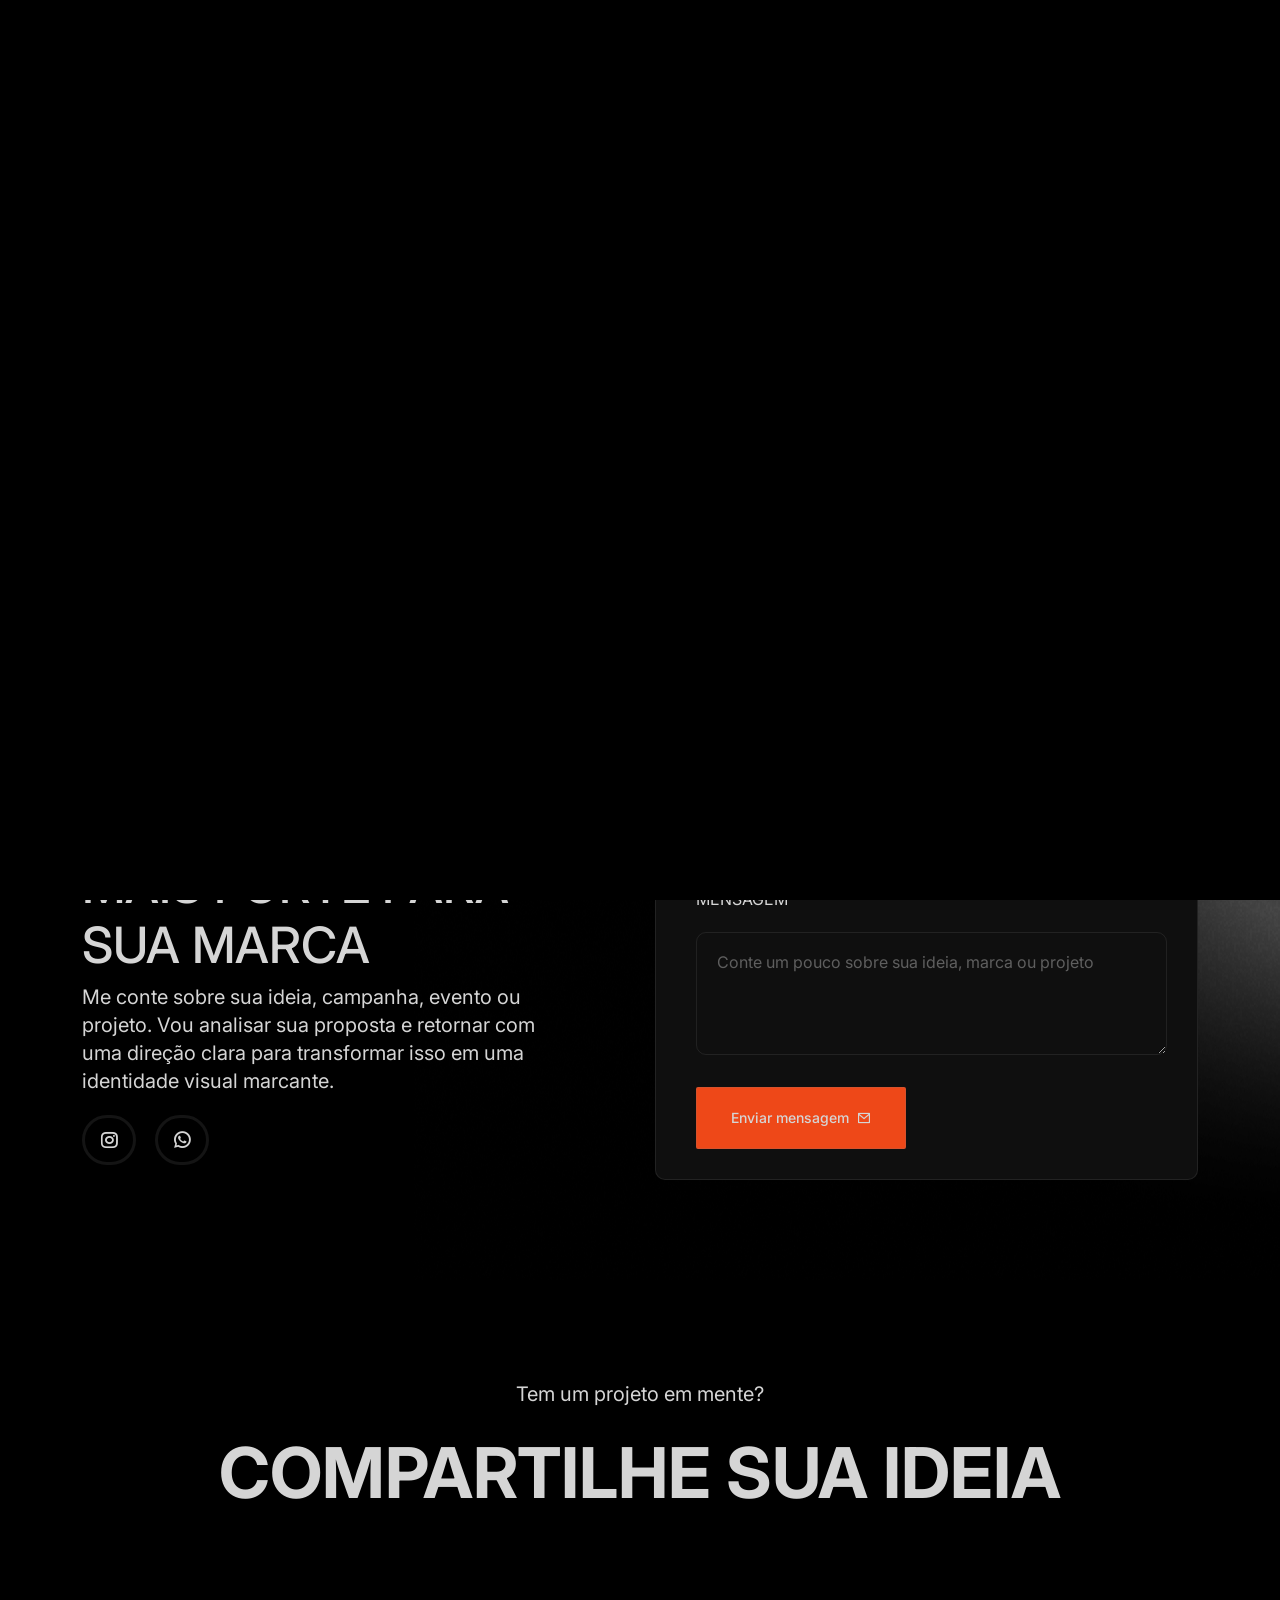
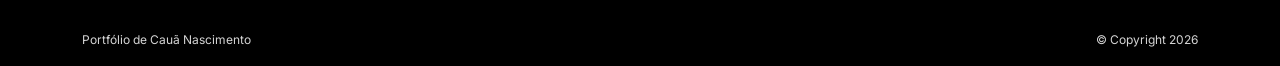
<file: contact.html>
<!DOCTYPE html>
<html lang="pt-BR">

<head>
    <!-- META -->
    <meta charset="utf-8">
    <meta http-equiv="X-UA-Compatible" content="IE=edge">
    <meta name="viewport" content="width=device-width, initial-scale=1">
    <meta name="description" content="Entre em contato com Cauã Nascimento para projetos de conteúdo, identidade e direção visual.">
    <meta name="keywords" content="portfolio, design, social media, direção visual, conteúdo digital">
    <meta name="author" content="Cauã Nascimento">
    <!-- PAGE TITLE -->
    <title>Cauã Nascimento - Contato</title>
    <link rel="icon" type="image/x-icon" href="assets/images/favicon.png">
    <!-- ALL GOOGLE FONTS -->
    <link rel="preconnect" href="https://fonts.googleapis.com">
    <link rel="preconnect" href="https://fonts.gstatic.com" crossorigin>
    <link href="https://fonts.googleapis.com/css2?family=Inter:ital,opsz,wght@0,14..32,100..900;1,14..32,100..900&family=Plus+Jakarta+Sans:ital,wght@0,200..800;1,200..800&display=swap" rel="stylesheet">
    <!-- BOOTSTRAP CSS -->
    <link rel="stylesheet" href="assets/css/bootstrap.min.css" />
    <!-- FONT AWESOME CSS -->
    <link rel="stylesheet" href="assets/css/font-awesome-pro.css" />
    <!-- FONT AWESOME CSS -->
    <link rel="stylesheet" href="assets/fonts/remixicon.css" />
    <!-- MAGNIFIC CSS -->
    <link rel="stylesheet" href="assets/css/magnific-popup.css">
    <!-- NICE SELECT CSS -->
    <link rel="stylesheet" href="assets/css/nice-select.min.css" />
    <!-- ANIMATE CSS -->
    <link rel="stylesheet" href="assets/css/animate.min.css" />
    <!-- MOBILE MENU CSS -->
    <link rel="stylesheet" href="assets/css/mobilemenu.css" />
    <!-- SPACING CSS -->
    <link rel="stylesheet" href="assets/css/spacing.css" />
    <link rel="stylesheet" href="assets/css/blog.css" />
    <!-- MAIN STYLE CSS -->
    <link rel="stylesheet" href="assets/css/style.css?v=20260519-2" />
    <!-- RESPONSIVE CSS -->
    <link rel="stylesheet" href="assets/css/responsive.css?v=20260522-4">
    <!-- HTML5 shim and Respond.js IE8 support of HTML5 elements and media queries -->
    <!-- WARNING: Respond.js doesn't work if you view the page via file:// -->
    <!--[if lt IE 9]>
      <script src="https://oss.maxcdn.com/html5shiv/3.7.2/html5shiv.min.js"></script>
      <script src="https://oss.maxcdn.com/respond/1.4.2/respond.min.js"></script>
    <![endif]-->
</head>

<body>
    <!-- START PRELOADER AREA-->
    <div class="preloader">
        <svg viewbox="0 0 1000 1000" preserveaspectratio="none">
            <path id="preloaderSvg" d="M0,1005S175,995,500,995s500,5,500,5V0H0Z"></path>
        </svg>
        <div class="preloader-heading">
            <div class="load-text">
                <span>C</span>
                <span>a</span>
                <span>r</span>
                <span>r</span>
                <span>e</span>
                <span>g</span>
                <span>a</span>
                <span>n</span>
                <span>d</span>
                <span>o</span>
            </div>
        </div>
    </div>
    <!-- END PRELOADER AREA -->

    <!-- START SCROOL UP DESIGN AREA -->
    <div class="progress-wrap cursor-pointer">
        <i class="ri-arrow-up-s-line"></i>
        <svg class="progress-circle svg-content" width="100%" height="100%" viewBox="-1 -1 102 102">
            <path d="M50,1 a49,49 0 0,1 0,98 a49,49 0 0,1 0,-98" />
        </svg>
    </div>
    <!-- / END SCROOL UP DESIGN AREA -->

    <!-- START MAGIC CURSOR AND BALL AREA-->
    <div id="magic-cursor">
        <div id="ball"></div>
    </div>
    <!-- / END MAGIC CURSOR AND BALL AREA-->

    <!-- START MENU DESIGN AREA-->
    <header class="main-header">
        <div class="header-upper">
            <div class="container">
                <div class="header-inner">
                    <div class="row align-items-center">
                        <div class="col-xl-2 col-lg-2 col-md-6 col-6 col-sm-3">
                            <div class="logo-area">
                                <div class="logo">
                                    <a href="index.html"><img src="assets/images/logo.png" alt="Logo Cauã Nascimento"></a>
                                </div>
                            </div>
                        </div>

                        <div class="col-xl-10 col-lg-10 col-md-6 col-6 col-sm-9">
                            <div class="main-menu">
                                <nav id="mobile-menu">
                                    <ul class="onepage">
                                        <li><a href="index.html" class="linkstyle">Início</a></li>
                                        <li><a href="service.html" class="linkstyle">Serviços</a></li>

                                        <li class="has-dropdown">
                                            <a href="projects.html" class="linkstyle">Projetos</a>
                                            <ul class="sub-menu">
                                                <li><a href="projects.html">Todos os projetos</a></li>
                                                <li><a href="project01.html">Camarote Experience 2026 by: John John</a></li>
                                                <li><a href="project-farina.html">Farina Cucina & Brace</a></li>
                                                <li><a href="project-duts.html">Duts x Expogrande</a></li>
                                                <li><a href="project-operario.html">Operario FC</a></li>
                                            </ul>
                                        </li>

                                        <li><a href="about.html" class="linkstyle">Sobre mim</a></li>
                                        <li><a href="contact.html" class="linkstyle">Contato</a></li>
                                    </ul>
                                </nav>
                            </div>

                            <div class="side-menu-icon d-lg-none text-end">
                                <a href="javascript:void(0)" class="info-toggle-btn f-right sidebar-toggle-btn">
                                    <i class="fal fa-bars"></i>
                                </a>
                            </div>
                        </div>
                    </div>
                </div>
            </div>
        </div>
    </header>
    <!-- // END MENU DESIGN AREA-->

    <!-- START MOBILE MENU DESIGN AREA-->
    <div class="sidebar__area">
        <div class="sidebar__wrapper">
            <div class="sidebar__close">
                <button class="sidebar__close-btn" id="sidebar__close-btn">
                    <i class="fal fa-times"></i>
                </button>
            </div>
            <div class="sidebar__content mt-50 mb-20">
                <div class="mobile-menu fix"></div>
            </div>
        </div>
    </div>
    <div class="body-overlay"></div>
    <!-- // END MOBILE MENU DESIGN AREA-->

    <!-- START SINGLE PAGE DESIGN AREA -->
    <section class="single-page-hero-area">
        <div class="container">
            <div class="row align-items-center text-center">
                <div class="col-lg-12">
                    <h2>Contato</h2>
                    <div class="breadcrumb__list">
                        <span><a href="index.html">Início</a></span>
                        <span class="dvdr"><i class="fa-regular fa-angle-right"></i></span>
                        <span>Contato</span>
                    </div>
                </div>
            </div>
        </div>
    </section>
    <!-- // END SINGLE PAGE DESIGN AREA -->

    <!-- START CONTACT DESIGN AREA -->
    <section id="contact" class="contact-area">
        <div class="container">
            <div class="row">

                <div class="col-lg-6">
                    <div class="contact-content-part wow fadeInUp delay-0-2s">
                        <img src="assets/images/about/me2.png" alt="Cauã Nascimento">

                        <p>Pronto para tirar sua ideia do papel?</p>

                        <h2>Vamos criar uma presença visual mais forte para sua marca</h2>

                        <p>
                            Me conte sobre sua ideia, campanha, evento ou projeto. Vou analisar sua proposta e retornar com uma direção clara para transformar isso em uma identidade visual marcante.
                        </p>

                        <!-- START CONTACT SINGLEDESIGN AREA -->
                        <div class="single-contact wow fadeInUp" data-wow-delay=".6s">
                            <div class="about-social">
                                <ul>
                                    <li><a target="_blank" rel="noopener" href="https://www.instagram.com/cauanasciment.o/"><i class="ri-instagram-line"></i></a></li>
                                    <li><a target="_blank" rel="noopener" href="https://wa.me/5567998874461?text=Bom%20dia%2C%20gostaria%20de%20saber%20mais%20sobre%20o%20que%20voc%C3%AA%20entrega"><i class="ri-whatsapp-line"></i></a></li>
                                </ul>
                            </div>
                        </div>
                        <!-- / END CONTACT SINGLEDESIGN AREA -->

                    </div>
                </div>

                <!-- START CONTACT FORM DESIGN AREA -->
                <div class="col-lg-6">
                    <div class="contact-form contact-form-area wow fadeInUp delay-0-4s">
                        <form id="contactForm" class="contact-form" action="#" method="post" novalidate>
                            <div class="row">

                                <div class="col-md-6">
                                    <div class="form-group">
                                        <label for="name">Nome completo</label>
                                        <input type="text" id="name" name="name" class="form-control" value="" placeholder="Seu nome" required="" data-error="Por favor, informe seu nome" />
                                        <label for="name" class="for-icon"><i class="far fa-user"></i></label>
                                        <div class="help-block with-errors"></div>
                                    </div>
                                </div>

                                <div class="col-md-6">
                                    <div class="form-group">
                                        <label for="email">Email</label>
                                        <input type="email" id="email" name="email" class="form-control" value="" placeholder="seuemail@email.com" required="" data-error="Por favor, informe seu email" />
                                        <label for="email" class="for-icon"><i class="far fa-envelope"></i></label>
                                        <div class="help-block with-errors"></div>
                                    </div>
                                </div>

                                <div class="col-md-12">
                                    <div class="form-group">
                                        <label for="subject">Assunto</label>
                                        <input type="text" id="subject" name="subject" class="form-control" value="" placeholder="Sobre qual projeto vamos falar?" required="" data-error="Por favor, informe o assunto" />
                                        <label for="subject" class="for-icon"><i class="far fa-user"></i></label>
                                        <div class="help-block with-errors"></div>
                                    </div>
                                </div>

                                <div class="col-md-12">
                                    <div class="form-group">
                                        <label for="message">Mensagem</label>
                                        <textarea name="message" id="message" class="form-control" rows="4" placeholder="Conte um pouco sobre sua ideia, marca ou projeto" required="" data-error="Por favor, escreva sua mensagem"></textarea>
                                        <div class="help-block with-errors"></div>
                                    </div>
                                </div>

                                <div class="col-md-12">
                                    <div class="form-group mb-0">
                                        <button type="submit" class="theme-btn">
                                            Enviar mensagem <i class="ri-mail-line"></i>
                                        </button>
                                        <div id="msgSubmit" class="hidden"></div>
                                    </div>
                                </div>

                                <div class="col-md-12 text-center">
                                    <p class="input-success">Sua mensagem foi preparada no WhatsApp. Confira e envie por lá.</p>
                                    <p class="input-error">Revise os campos obrigatórios e tente novamente.</p>
                                </div>

                            </div>
                        </form>
                    </div>
                </div>
                <!-- / END CONTACT FORM DESIGN AREA -->

            </div>
        </div>
    </section>
    <!-- / END CONTACT DESIGN AREA -->

    <!-- START FOOTER DESIGN AREA -->
    <footer class="main-footer">
        <div class="container">
            <div class="row">
                <div class="col-lg-12">
                    <div class="footer-top">
                        <p>Tem um projeto em mente?</p>
                        <h2><a href="contact.html">Compartilhe sua ideia</a></h2>
                    </div>
                </div>
            </div>

            <div class="row">
                <div class="col-lg-6 col-sm-6">
                    <p class="copy-left-text">Portfólio de <a href="https://www.instagram.com/cauanasciment.o">Cauã Nascimento</a></p>
                </div>
                <div class="col-lg-6 col-sm-6">
                    <p class="copy-right-text">&copy; Copyright 2026</p>
                </div>
            </div>
        </div>
    </footer>
    <!-- / END FOOTER DESIGN AREA -->

    <!-- JQUERY JS -->
    <script src="assets/js/jquery-3.6.0.min.js"></script>
    <!-- BOOTSTRAP JS-->
    <script src="assets/js/bootstrap.min.js"></script>
    <!-- APPEAR JS -->
    <script src="assets/js/appear.min.js"></script>
    <!-- MAGNIFICANT JS -->
    <script src="assets/js/jquery.magnific-popup.min.js"></script>
    <!-- MOBILE MENU JS-->
    <script src="assets/js/mobilemenu.js"></script>
    <!-- GSAP AND LOCOMOTIV JS-->
    <script src="assets/js/gsap.min.js"></script>
    <script src="assets/js/ScrollTrigger.min.js"></script>
    <script src="assets/js/lenis.js"></script>
    <!-- SWIPPER JS-->
    <script src="assets/js/swiper-bundle.js"></script>
    <!-- NICE SELECT JS-->
    <script src="assets/js/jquery.nice-select.min.js"></script>
    <!-- IMAGE LOADER JS-->
    <script src="assets/js/imagesloaded.pkgd.min.js"></script>
    <!-- ISOTOPE JS-->
    <script src="assets/js/isotope.pkgd.min.js"></script>
    <!--  WOW ANIMATION JS-->
    <script src="assets/js/wow.min.js"></script>
    <!-- SCRIPT JS-->
    <script src="assets/js/script.js?v=20260522-3"></script>
    <script src="assets/js/contact-form-script.js?v=20260519-2"></script>
</body>

</html>
</file>
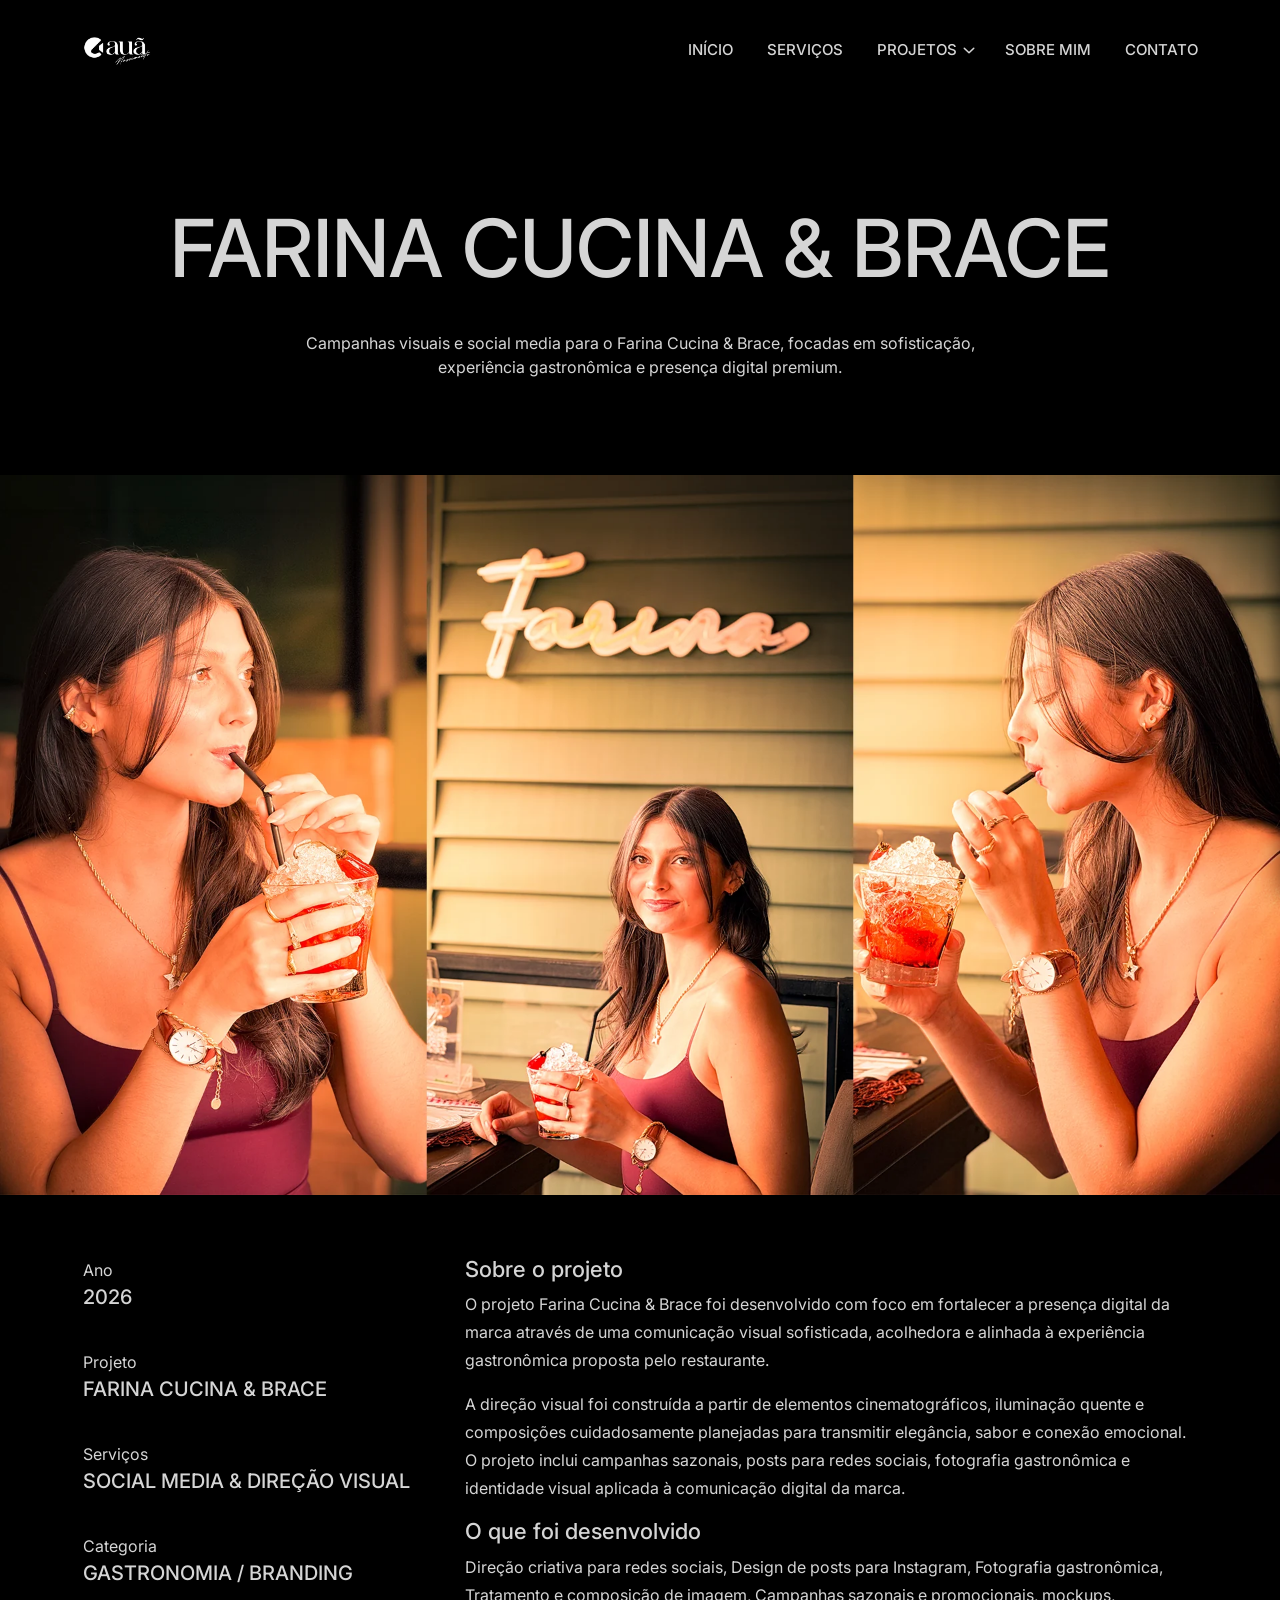
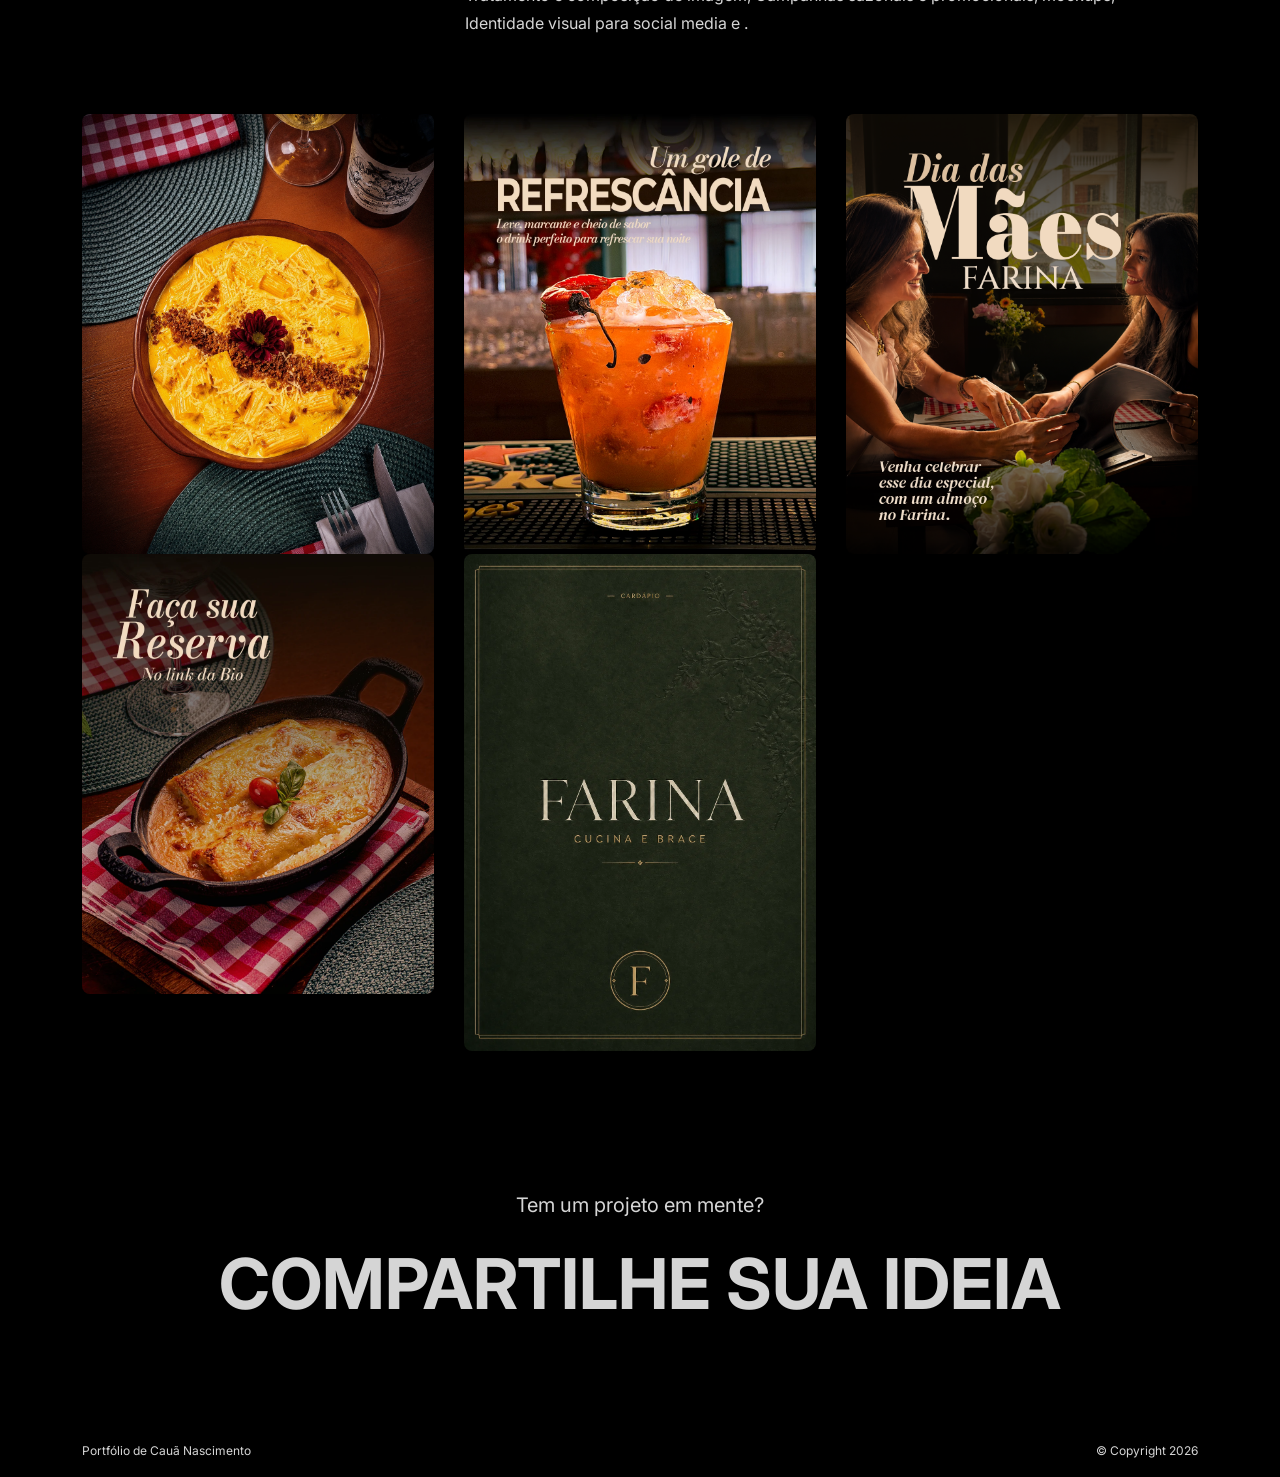
<file: project-farina.html>
<!DOCTYPE html>
<html lang="pt-BR">

<head>
    <!-- META -->
    <meta charset="utf-8">
    <meta http-equiv="X-UA-Compatible" content="IE=edge">
    <meta name="viewport" content="width=device-width, initial-scale=1">
    <meta name="description" content="Projeto Farina Cucina & Brace, com social media, conteúdo gastronômico e cardápio.">
    <meta name="keywords" content="portfolio, design, social media, direção visual, conteúdo digital">
    <meta name="author" content="Cauã Nascimento">
    <!-- PAGE TITLE -->
    <title>Cauã Nascimento - Farina Social Media</title>
    <link rel="icon" type="image/x-icon" href="assets/images/favicon.png">
    <!-- ALL GOOGLE FONTS -->
    <link rel="preconnect" href="https://fonts.googleapis.com">
    <link rel="preconnect" href="https://fonts.gstatic.com" crossorigin>
    <link href="https://fonts.googleapis.com/css2?family=Inter:ital,opsz,wght@0,14..32,100..900;1,14..32,100..900&family=Plus+Jakarta+Sans:ital,wght@0,200..800;1,200..800&display=swap" rel="stylesheet">
    <!-- BOOTSTRAP CSS -->
    <link rel="stylesheet" href="assets/css/bootstrap.min.css" />
    <!-- FONT AWESOME CSS -->
    <link rel="stylesheet" href="assets/css/font-awesome-pro.css" />
    <!-- FONT AWESOME CSS -->
    <link rel="stylesheet" href="assets/fonts/remixicon.css" />
    <!-- MAGNIFIC CSS -->
    <link rel="stylesheet" href="assets/css/magnific-popup.css">
    <!-- NICE SELECT CSS -->
    <link rel="stylesheet" href="assets/css/nice-select.min.css" />
    <!-- ANIMATE CSS -->
    <link rel="stylesheet" href="assets/css/animate.min.css" />
    <!-- MOBILE MENU CSS -->
    <link rel="stylesheet" href="assets/css/mobilemenu.css" />
    <!-- SPACING CSS -->
    <link rel="stylesheet" href="assets/css/spacing.css" />
    <link rel="stylesheet" href="assets/css/blog.css" />
    <!-- MAIN STYLE CSS -->
    <link rel="stylesheet" href="assets/css/style.css?v=20260519-2" />
    <!-- RESPONSIVE CSS -->
    <link rel="stylesheet" href="assets/css/responsive.css?v=20260522-4">
    <!-- HTML5 shim and Respond.js IE8 support of HTML5 elements and media queries -->
    <!-- WARNING: Respond.js doesn't work if you view the page via file:// -->
    <!--[if lt IE 9]>
      <script src="https://oss.maxcdn.com/html5shiv/3.7.2/html5shiv.min.js"></script>
      <script src="https://oss.maxcdn.com/respond/1.4.2/respond.min.js"></script>
    <![endif]-->
</head>

<body>
    <!-- START PRELOADER AREA-->
    <!-- <div class="preloader">
        <svg viewbox="0 0 1000 1000" preserveaspectratio="none">
            <path id="preloaderSvg" d="M0,1005S175,995,500,995s500,5,500,5V0H0Z"></path>
        </svg>
        <div class="preloader-heading">
            <div class="load-text">
                <span>C</span>
                <span>a</span>
                <span>r</span>
                <span>r</span>
                <span>e</span>
                <span>g</span>
                <span>a</span>
                <span>n</span>
                <span>d</span>
                <span>o</span>
            </div>
        </div>
    </div> -->
    <!-- END PRELOADER AREA -->

    <!-- START SCROOL UP DESIGN AREA -->
    <div class="progress-wrap cursor-pointer">
        <i class="ri-arrow-up-s-line"></i>
        <svg class="progress-circle svg-content" width="100%" height="100%" viewBox="-1 -1 102 102">
            <path d="M50,1 a49,49 0 0,1 0,98 a49,49 0 0,1 0,-98" />
        </svg>
    </div>
    <!-- / END SCROOL UP DESIGN AREA -->

    <!-- START MAGIC CURSOR AND BALL AREA-->
    <div id="magic-cursor">
        <div id="ball"></div>
    </div>
    <!-- / END MAGIC CURSOR AND BALL AREA-->

    <!-- START MENU DESIGN AREA-->
    <header class="main-header">
        <div class="header-upper">
            <div class="container">
                <div class="header-inner">
                    <div class="row align-items-center">
                        <div class="col-xl-2 col-lg-2 col-md-6 col-6 col-sm-3">
                            <div class="logo-area">
                                <div class="logo">
                                    <a href="index.html"><img src="assets/images/logo.png" alt="Logo Cauã Nascimento"></a>
                                </div>
                            </div>
                        </div>

                        <div class="col-xl-10 col-lg-10 col-md-6 col-6 col-sm-9">
                            <div class="main-menu">
                                <nav id="mobile-menu">
                                    <ul class="onepage">
                                        <li><a href="index.html" class="linkstyle">Início</a></li>
                                        <li><a href="service.html" class="linkstyle">Serviços</a></li>

                                        <li class="has-dropdown">
                                            <a href="projects.html" class="linkstyle">Projetos</a>
                                            <ul class="sub-menu">
                                                <li><a href="projects.html">Todos os projetos</a></li>
                                                <li><a href="project01.html">Camarote Experience 2026 by: John John</a></li>
                                                <li><a href="project-farina.html">Farina Cucina & Brace</a></li>
                                                <li><a href="project-duts.html">Duts x Expogrande</a></li>
                                                <li><a href="project-operario.html">Operario FC</a></li>
                                            </ul>
                                        </li>

                                        <li><a href="about.html" class="linkstyle">Sobre mim</a></li>
                                        <li><a href="contact.html" class="linkstyle">Contato</a></li>
                                    </ul>
                                </nav>
                            </div>

                            <div class="side-menu-icon d-lg-none text-end">
                                <a href="javascript:void(0)" class="info-toggle-btn f-right sidebar-toggle-btn">
                                    <i class="fal fa-bars"></i>
                                </a>
                            </div>
                        </div>
                    </div>
                </div>
            </div>
        </div>
    </header>
    <!-- // END MENU DESIGN AREA-->

    <!-- START MOBILE MENU DESIGN AREA-->
    <div class="sidebar__area">
        <div class="sidebar__wrapper">
            <div class="sidebar__close">
                <button class="sidebar__close-btn" id="sidebar__close-btn">
                    <i class="fal fa-times"></i>
                </button>
            </div>
            <div class="sidebar__content mt-50 mb-20">
                <div class="mobile-menu fix"></div>
            </div>
        </div>
    </div>
    <div class="body-overlay"></div>
    <!-- // END MOBILE MENU DESIGN AREA-->

    <!-- START SINGLE PAGE DESIGN AREA -->
    <section class="single-page-hero-area">
        <div class="container">
            <div class="row align-items-center">
                <div class="col-lg-12">
                    <h2>Farina Cucina & Brace</h2>
                    <p>
                        Campanhas visuais e social media para o Farina Cucina & Brace, focadas em sofisticação, experiência gastronômica e presença digital premium.
                    </p>
                </div>
            </div>
        </div>
    </section>
    <!-- // END SINGLE PAGE DESIGN AREA -->

    <!-- START SINGLE PAGE DETAILS DESIGN AREA -->
    <div class="single-project-page-design">

        <div class="single-project-image">
            <img src="assets/images/projects/farina/foto2.webp" alt="Farina Cucina & Brace">
        </div>

        <div class="container pt-60 pb-40">
            <div class="row">
                <div class="col-lg-4">
                    <!-- START SINGLE LEFT DESIGN AREA -->
                    <div class="single-project-page-left wow fadeInUp delay-0-2s">
                        <div class="single-info">
                            <p>Ano</p>
                            <h3>2026</h3>
                        </div>

                        <div class="single-info">
                            <p>Projeto</p>
                            <h3>Farina Cucina & Brace</h3>
                        </div>

                        <div class="single-info">
                            <p>Serviços</p>
                            <h3>Social Media & Direção Visual</h3>
                        </div>

                        <div class="single-info">
                            <p>Categoria</p>
                            <h3>Gastronomia / Branding</h3>
                        </div>

                    </div>
                    <!-- / END SINGLE LEFT DESIGN AREA -->
                </div>

                <!-- START SINGLE RIGHT DESIGN AREA -->
                <div class="col-lg-8">
                    <div class="single-project-page-right wow fadeInUp delay-0-4s">
                        <h2>Sobre o projeto</h2>

                        <p>
                           O projeto Farina Cucina & Brace foi desenvolvido com foco em fortalecer a presença digital da marca através de uma comunicação visual sofisticada, acolhedora e alinhada à experiência gastronômica proposta pelo restaurante.
                        </p>

                        <p>
                            A direção visual foi construída a partir de elementos cinematográficos, iluminação quente e composições cuidadosamente planejadas para transmitir elegância, sabor e conexão emocional. O projeto inclui campanhas sazonais, posts para redes sociais, fotografia gastronômica e identidade visual aplicada à comunicação digital da marca.                        
                        </p>

                        <h2>O que foi desenvolvido</h2>

                        <p>
                            Direção criativa para redes sociais, Design de posts para Instagram, Fotografia gastronômica, Tratamento e composição de imagem, Campanhas sazonais e promocionais, mockups, Identidade visual para social media e .
                        </p>
                    </div>
                </div>
                <!-- / END SINGLE RIGHT DESIGN AREA -->
            </div>

            <!-- START SINGLE PAGE GALLERY DESIGN AREA -->
            <div class="row pt-60">

                <!-- PRATOS -->
                <div class="col-md-6 col-lg-4 portfolio-item category-2">
                    <a href="assets/images/projects/farina/Posts Instagram/prato01.webp" class="popup-pratos">
                        <div class="portfolio-box">
                            <img src="assets/images/projects/farina/Posts Instagram/prato01.webp" alt="" data-rjs="2">
                            <div class="portfolio-caption">
                                <h1>Pratos</h1>
                            </div>
                        </div>
                    </a>

                    <a href="assets/images/projects/farina/Posts Instagram/prato02.webp" class="popup-pratos d-none"></a>
                    <a href="assets/images/projects/farina/Posts Instagram/prato03.webp" class="popup-pratos d-none"></a>
                    <a href="assets/images/projects/farina/Posts Instagram/prato04.webp" class="popup-pratos d-none"></a>
                </div>
                <!-- Drinks -->
                <div class="col-md-6 col-lg-4 portfolio-item category-2">

                    <a href="assets/images/projects/farina/Posts Instagram/drink01.webp" class="popup-drinks">
                        <div class="portfolio-box">

                            <img src="assets/images/projects/farina/Posts Instagram/drink01.webp" alt="" data-rjs="2">

                            <div class="portfolio-caption">
                                <h1>Drinks</h1>
                            </div>

                        </div>
                    </a>

                    <!-- IMAGENS OCULTAS -->
                    <a href="assets/images/projects/farina/Posts Instagram/drink02.webp"
                    class="popup-drinks d-none"></a>

                    <a href="assets/images/projects/farina/Posts Instagram/drink03.webp"
                    class="popup-drinks d-none"></a>

                    <a href="assets/images/projects/farina/Posts Instagram/drink04.webp"
                    class="popup-drinks d-none"></a>

                </div>
                <!-- mães -->
                <div class="col-md-6 col-lg-4 portfolio-item category-2">

                    <a href="assets/images/projects/farina/Posts Instagram/promo03.png" class="popup-maes">
                        <div class="portfolio-box">

                            <img src="assets/images/projects/farina/Posts Instagram/promo03.png" alt="" data-rjs="2">

                            <div class="portfolio-caption">
                                <h1>Campanha dia das mães</h1>
                            </div>

                        </div>
                    </a>

                    <!-- IMAGENS OCULTAS -->
                    <a href="assets/images/projects/farina/Posts Instagram/promo01.png"
                    class="popup-maes d-none"></a>

                    <a href="assets/images/projects/farina/Posts Instagram/promo02.png"
                    class="popup-maes d-none"></a>

                    <a href="assets/images/projects/farina/Posts Instagram/promo04.png"
                    class="popup-maes d-none"></a>
                </div>
                <!-- Apresentação -->
                <div class="col-md-6 col-lg-4 portfolio-item category-2">

                    <a href="assets/images/projects/farina/Posts Instagram/apresentacao01.webp" class="popup-promocional">
                        <div class="portfolio-box">

                            <img src="assets/images/projects/farina/Posts Instagram/apresentacao01.webp" alt="" data-rjs="2">

                            <div class="portfolio-caption">
                                <h1>Campanha diária</h1>
                            </div>

                        </div>
                    </a>

                    <!-- IMAGENS OCULTAS -->
                    <a href="assets/images/projects/farina/Posts Instagram/apresentacao02.webp"
                    class="popup-promocional d-none"></a>

                    <a href="assets/images/projects/farina/Posts Instagram/drink05.webp"
                    class="popup-promocional d-none"></a>
                </div>

                <div class="col-md-6 col-lg-4 portfolio-item category-2 text-center">

                    <a href="assets/images/projects/farina/cardapio/Capa-cardapio.webp" class="popup-cardapio">
                        <div class="portfolio-box">

                            <img src="assets/images/projects/farina/cardapio/Capa-cardapio.webp" alt="" data-rjs="2" style="max-width: 600px; width:100%; margin:auto;">

                            <div class="portfolio-caption">
                                <h1>Cardápio</h1>
                            </div>

                        </div>
                    </a>

                    
                    <a href="assets/images/projects/farina/cardapio/01.webp"
                    class="popup-cardapio d-none"></a>
                    <a href="assets/images/projects/farina/cardapio/02.png"
                    class="popup-cardapio d-none"></a>
                    <a href="assets/images/projects/farina/cardapio/03.webp"
                    class="popup-cardapio d-none"></a>
                    <a href="assets/images/projects/farina/cardapio/04.webp"
                    class="popup-cardapio d-none"></a>
                    <a href="assets/images/projects/farina/cardapio/05.webp"
                    class="popup-cardapio d-none"></a>
                    <a href="assets/images/projects/farina/cardapio/06.webp"
                    class="popup-cardapio d-none"></a>
                    <a href="assets/images/projects/farina/cardapio/07.webp"
                    class="popup-cardapio d-none"></a>
                    <a href="assets/images/projects/farina/cardapio/08.png"
                    class="popup-cardapio d-none"></a>
                    <a href="assets/images/projects/farina/cardapio/09.webp"
                    class="popup-cardapio d-none"></a>
                    <a href="assets/images/projects/farina/cardapio/10.png"
                    class="popup-cardapio d-none"></a>
                </div>
            <!--  / END SINGLE PAGE GALLERY DESIGN AREA -->
        </div>
    </div>
    <!-- / END SINGLE PAGE DETAILS DESIGN AREA -->

    <!-- START FOOTER DESIGN AREA -->
    <footer class="main-footer">
        <div class="container">
            <div class="row">
                <div class="col-lg-12">
                    <div class="footer-top">
                        <p>Tem um projeto em mente?</p>
                        <h2><a href="contact.html">Compartilhe sua ideia</a></h2>
                    </div>
                </div>
            </div>

            <div class="row">
                <div class="col-lg-6 col-sm-6">
                    <p class="copy-left-text">Portfólio de <a href="https://www.instagram.com/cauanasciment.o">Cauã Nascimento</a></p>
                </div>
                <div class="col-lg-6 col-sm-6">
                    <p class="copy-right-text">&copy; Copyright 2026</p>
                </div>
            </div>
        </div>
    </footer>
    <!-- / END FOOTER DESIGN AREA -->

    <!-- JQUERY JS -->
    <script src="assets/js/jquery-3.6.0.min.js"></script>
    <!-- BOOTSTRAP JS-->
    <script src="assets/js/bootstrap.min.js"></script>
    <!-- APPEAR JS -->
    <script src="assets/js/appear.min.js"></script>
    <!-- MAGNIFICANT JS -->
    <script src="assets/js/jquery.magnific-popup.min.js"></script>
    <!-- MOBILE MENU JS-->
    <script src="assets/js/mobilemenu.js"></script>
    <!-- GSAP AND LOCOMOTIV JS-->
    <script src="assets/js/gsap.min.js"></script>
    <script src="assets/js/ScrollTrigger.min.js"></script>
    <script src="assets/js/lenis.js"></script>
    <!-- SWIPPER JS-->
    <script src="assets/js/swiper-bundle.js"></script>
    <!-- NICE SELECT JS-->
    <script src="assets/js/jquery.nice-select.min.js"></script>
    <!-- IMAGE LOADER JS-->
    <script src="assets/js/imagesloaded.pkgd.min.js"></script>
    <!-- ISOTOPE JS-->
    <script src="assets/js/isotope.pkgd.min.js"></script>
    <!--  WOW ANIMATION JS-->
    <script src="assets/js/wow.min.js"></script>
    <!-- SCRIPT JS-->
    <script src="assets/js/script.js?v=20260522-3"></script>

    <script>
    $(document).ready(function () {
        $('.popup-pratos').magnificPopup({
            type: 'image',
            gallery: {
                enabled: true
            }
        });

        $('.popup-drinks').magnificPopup({
            type: 'image',
            gallery: {
                enabled: true
            }
        });

        $('.popup-maes').magnificPopup({
            type: 'image',
            gallery: {
                enabled: true
            }
        });

        $('.popup-promocional').magnificPopup({
            type: 'image',
            gallery: {
                enabled: true
            }
        });

        $('.popup-cardapio').magnificPopup({
            type: 'image',
            gallery: {
                enabled: true
            }
        });
    });
    </script>
</body>

</html>
</file>
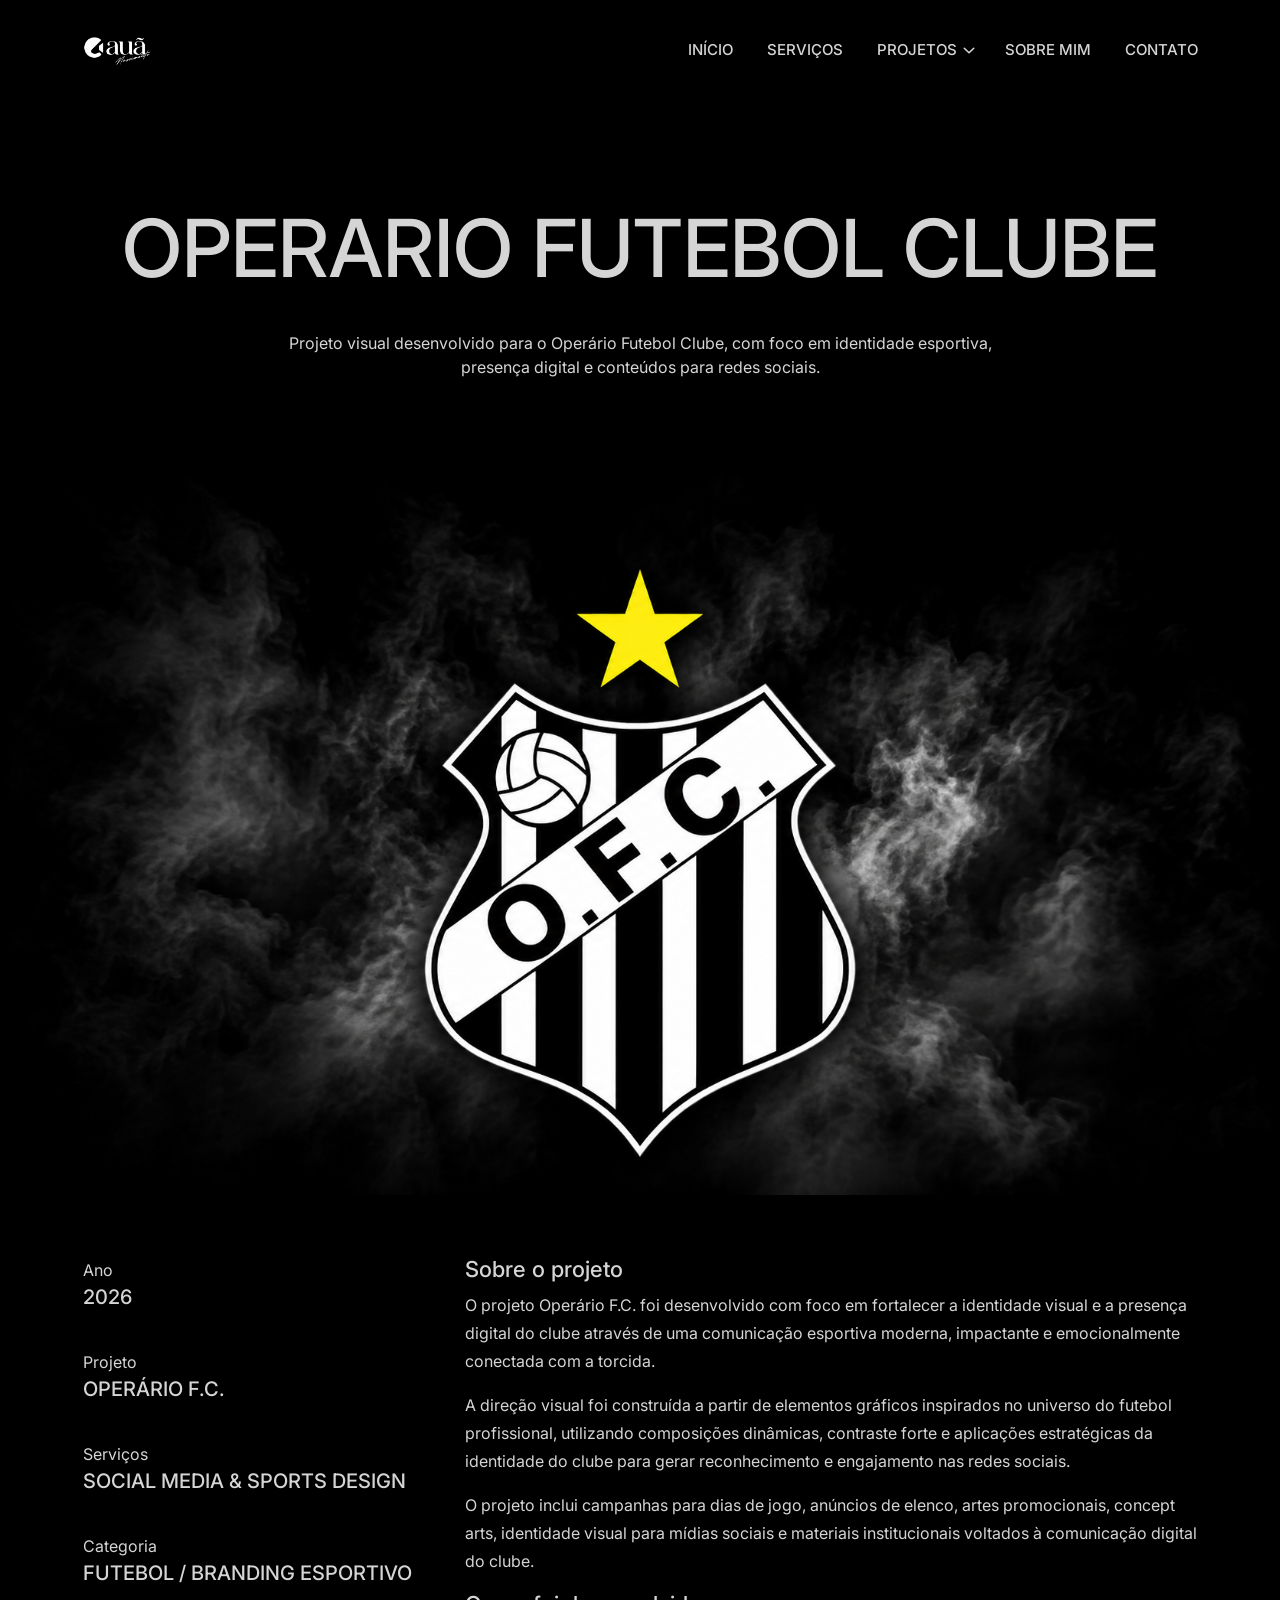
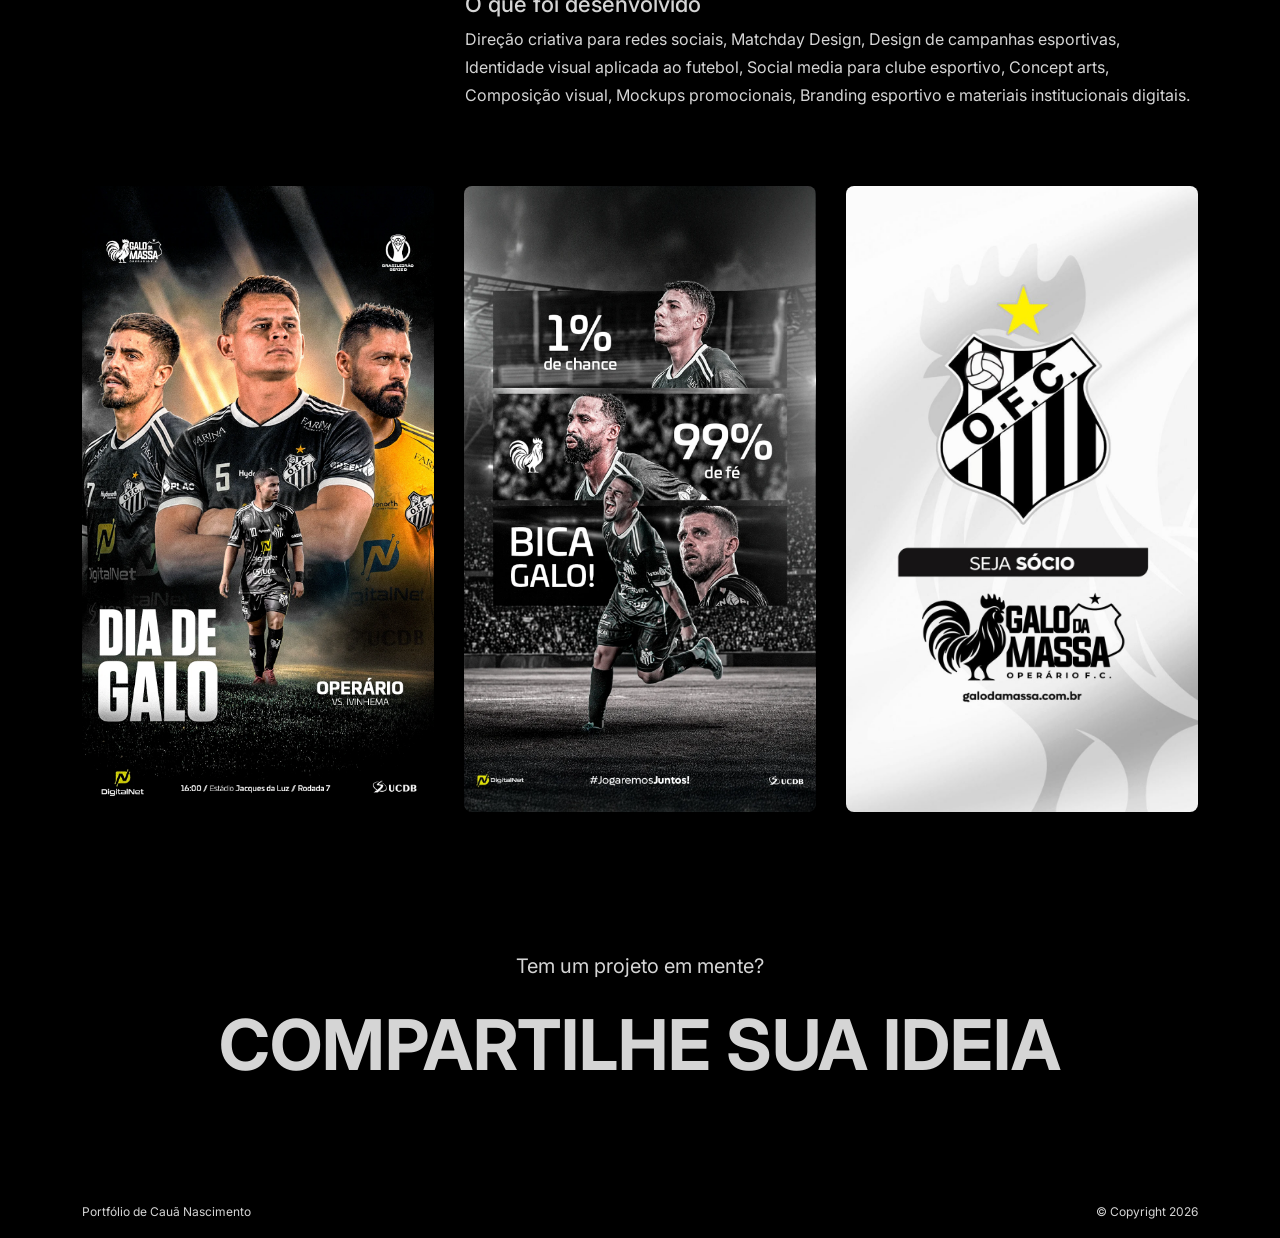
<file: project-operario.html>
<!DOCTYPE html>
<html lang="pt-BR">

<head>
    <!-- META -->
    <meta charset="utf-8">
    <meta http-equiv="X-UA-Compatible" content="IE=edge">
    <meta name="viewport" content="width=device-width, initial-scale=1">
    <meta name="description" content="Projeto Operário FC, com peças de matchday, social media e campanhas digitais.">
    <meta name="keywords" content="portfolio, design, social media, direção visual, conteúdo digital">
    <meta name="author" content="Cauã Nascimento">
    <!-- PAGE TITLE -->
    <title>Cauã Nascimento - Operário FC</title>
    <link rel="icon" type="image/x-icon" href="assets/images/favicon.png">
    <!-- ALL GOOGLE FONTS -->
    <link rel="preconnect" href="https://fonts.googleapis.com">
    <link rel="preconnect" href="https://fonts.gstatic.com" crossorigin>
    <link href="https://fonts.googleapis.com/css2?family=Inter:ital,opsz,wght@0,14..32,100..900;1,14..32,100..900&family=Plus+Jakarta+Sans:ital,wght@0,200..800;1,200..800&display=swap" rel="stylesheet">
    <!-- BOOTSTRAP CSS -->
    <link rel="stylesheet" href="assets/css/bootstrap.min.css" />
    <!-- FONT AWESOME CSS -->
    <link rel="stylesheet" href="assets/css/font-awesome-pro.css" />
    <!-- FONT AWESOME CSS -->
    <link rel="stylesheet" href="assets/fonts/remixicon.css" />
    <!-- MAGNIFIC CSS -->
    <link rel="stylesheet" href="assets/css/magnific-popup.css">
    <!-- NICE SELECT CSS -->
    <link rel="stylesheet" href="assets/css/nice-select.min.css" />
    <!-- ANIMATE CSS -->
    <link rel="stylesheet" href="assets/css/animate.min.css" />
    <!-- MOBILE MENU CSS -->
    <link rel="stylesheet" href="assets/css/mobilemenu.css" />
    <!-- SPACING CSS -->
    <link rel="stylesheet" href="assets/css/spacing.css" />
    <link rel="stylesheet" href="assets/css/blog.css" />
    <!-- MAIN STYLE CSS -->
    <link rel="stylesheet" href="assets/css/style.css?v=20260519-2" />
    <!-- RESPONSIVE CSS -->
    <link rel="stylesheet" href="assets/css/responsive.css?v=20260522-4">
    <!-- HTML5 shim and Respond.js IE8 support of HTML5 elements and media queries -->
    <!-- WARNING: Respond.js doesn't work if you view the page via file:// -->
    <!--[if lt IE 9]>
      <script src="https://oss.maxcdn.com/html5shiv/3.7.2/html5shiv.min.js"></script>
      <script src="https://oss.maxcdn.com/respond/1.4.2/respond.min.js"></script>
    <![endif]-->
</head>

<body>
    <!-- START PRELOADER AREA-->
    <!-- <div class="preloader">
        <svg viewbox="0 0 1000 1000" preserveaspectratio="none">
            <path id="preloaderSvg" d="M0,1005S175,995,500,995s500,5,500,5V0H0Z"></path>
        </svg>
        <div class="preloader-heading">
            <div class="load-text">
                <span>C</span>
                <span>a</span>
                <span>r</span>
                <span>r</span>
                <span>e</span>
                <span>g</span>
                <span>a</span>
                <span>n</span>
                <span>d</span>
                <span>o</span>
            </div>
        </div>
    </div> -->
    <!-- END PRELOADER AREA -->

    <!-- START SCROOL UP DESIGN AREA -->
    <div class="progress-wrap cursor-pointer">
        <i class="ri-arrow-up-s-line"></i>
        <svg class="progress-circle svg-content" width="100%" height="100%" viewBox="-1 -1 102 102">
            <path d="M50,1 a49,49 0 0,1 0,98 a49,49 0 0,1 0,-98" />
        </svg>
    </div>
    <!-- / END SCROOL UP DESIGN AREA -->

    <!-- START MAGIC CURSOR AND BALL AREA-->
    <div id="magic-cursor">
        <div id="ball"></div>
    </div>
    <!-- / END MAGIC CURSOR AND BALL AREA-->

    <!-- START MENU DESIGN AREA-->
    <header class="main-header">
        <div class="header-upper">
            <div class="container">
                <div class="header-inner">
                    <div class="row align-items-center">
                        <div class="col-xl-2 col-lg-2 col-md-6 col-6 col-sm-3">
                            <div class="logo-area">
                                <div class="logo">
                                    <a href="index.html"><img src="assets/images/logo.png" alt="Logo Cauã Nascimento"></a>
                                </div>
                            </div>
                        </div>

                        <div class="col-xl-10 col-lg-10 col-md-6 col-6 col-sm-9">
                            <div class="main-menu">
                                <nav id="mobile-menu">
                                    <ul class="onepage">
                                        <li><a href="index.html" class="linkstyle">Início</a></li>
                                        <li><a href="service.html" class="linkstyle">Serviços</a></li>

                                        <li class="has-dropdown">
                                            <a href="projects.html" class="linkstyle">Projetos</a>
                                            <ul class="sub-menu">
                                                <li><a href="projects.html">Todos os projetos</a></li>
                                                <li><a href="project01.html">Camarote Experience 2026 by: John John</a></li>
                                                <li><a href="project-farina.html">Farina Cucina & Brace</a></li>
                                                <li><a href="project-duts.html">Duts x Expogrande</a></li>
                                                <li><a href="project-operario.html">Operario FC</a></li>
                                            </ul>
                                        </li>

                                        <li><a href="about.html" class="linkstyle">Sobre mim</a></li>
                                        <li><a href="contact.html" class="linkstyle">Contato</a></li>
                                    </ul>
                                </nav>
                            </div>

                            <div class="side-menu-icon d-lg-none text-end">
                                <a href="javascript:void(0)" class="info-toggle-btn f-right sidebar-toggle-btn">
                                    <i class="fal fa-bars"></i>
                                </a>
                            </div>
                        </div>
                    </div>
                </div>
            </div>
        </div>
    </header>
    <!-- // END MENU DESIGN AREA-->

    <!-- START MOBILE MENU DESIGN AREA-->
    <div class="sidebar__area">
        <div class="sidebar__wrapper">
            <div class="sidebar__close">
                <button class="sidebar__close-btn" id="sidebar__close-btn">
                    <i class="fal fa-times"></i>
                </button>
            </div>
            <div class="sidebar__content mt-50 mb-20">
                <div class="mobile-menu fix"></div>
            </div>
        </div>
    </div>
    <div class="body-overlay"></div>
    <!-- // END MOBILE MENU DESIGN AREA-->

    <!-- START SINGLE PAGE DESIGN AREA -->
    <section class="single-page-hero-area">
        <div class="container">
            <div class="row align-items-center">
                <div class="col-lg-12">
                    <h2>Operario Futebol clube</h2>
                    <p>
                    Projeto visual desenvolvido para o Operário Futebol Clube, com foco em identidade esportiva, presença digital e conteúdos para redes sociais.
                    </p>
                </div>
            </div>
        </div>
    </section>
    <!-- // END SINGLE PAGE DESIGN AREA -->

    <!-- START SINGLE PAGE DETAILS DESIGN AREA -->
    <div class="single-project-page-design">

        <div class="single-project-image">
            <img src="assets/images/projects/operario/cover.png" alt="Farina Cucina & Brace">
        </div>

        <div class="container pt-60 pb-40">
            <div class="row">
                <div class="col-lg-4">
                    <!-- START SINGLE LEFT DESIGN AREA -->
                    <div class="single-project-page-left wow fadeInUp delay-0-2s">
                        <div class="single-info">
                            <p>Ano</p>
                            <h3>2026</h3>
                        </div>

                        <div class="single-info">
                            <p>Projeto</p>
                            <h3>OPERÁRIO F.C.</h3>
                        </div>

                        <div class="single-info">
                            <p>Serviços</p>
                            <h3>SOCIAL MEDIA & SPORTS DESIGN</h3>
                        </div>

                        <div class="single-info">
                            <p>Categoria</p>
                            <h3>FUTEBOL / BRANDING ESPORTIVO</h3>
                        </div>

                    </div>
                    <!-- / END SINGLE LEFT DESIGN AREA -->
                </div>

                <!-- START SINGLE RIGHT DESIGN AREA -->
                <div class="col-lg-8">
                    <div class="single-project-page-right wow fadeInUp delay-0-4s">
                        <h2>Sobre o projeto</h2>

                        <p>
                            O projeto Operário F.C. foi desenvolvido com foco em fortalecer a identidade visual e a presença digital do clube através de uma comunicação esportiva moderna, impactante e emocionalmente conectada com a torcida.
                        </p>

                        <p>
                            A direção visual foi construída a partir de elementos gráficos inspirados no universo do futebol profissional, utilizando composições dinâmicas, contraste forte e aplicações estratégicas da identidade do clube para gerar reconhecimento e engajamento nas redes sociais.                       
                        </p>
                        <p>
                            O projeto inclui campanhas para dias de jogo, anúncios de elenco, artes promocionais, concept arts, identidade visual para mídias sociais e materiais institucionais voltados à comunicação digital do clube.
                        </p>

                        <h2>O que foi desenvolvido</h2>

                        <p>
                            Direção criativa para redes sociais, Matchday Design, Design de campanhas esportivas, Identidade visual aplicada ao futebol, Social media para clube esportivo, Concept arts, Composição visual, Mockups promocionais, Branding esportivo e materiais institucionais digitais.
                        </p>
                    </div>
                </div>
                <!-- / END SINGLE RIGHT DESIGN AREA -->
            </div>

            <!-- START SINGLE PAGE GALLERY DESIGN AREA -->
            <div class="row pt-60">

                <!-- Matchday -->
                <div class="col-md-6 col-lg-4 portfolio-item category-2">
                    <a href="assets/images/projects/operario/matchday/cover.webp" class="popup-mday">
                        <div class="portfolio-box">
                            <img src="assets/images/projects/operario/matchday/cover.webp" alt="" data-rjs="2">
                            <div class="portfolio-caption">
                                <h1>Matchday</h1>
                            </div>
                        </div>
                    </a>

                    <a href="assets/images/projects/operario/matchday/01.PNG" class="popup-mday d-none"></a>
                    <a href="assets/images/projects/operario/matchday/02.PNG" class="popup-mday d-none"></a>
                    <a href="assets/images/projects/operario/matchday/03.PNG" class="popup-mday d-none"></a>
                    <a href="assets/images/projects/operario/matchday/04.PNG" class="popup-mday d-none"></a>
                    <a href="assets/images/projects/operario/matchday/05.PNG" class="popup-mday d-none"></a>
                    <a href="assets/images/projects/operario/matchday/06.PNG" class="popup-mday d-none"></a>
                </div>
                <!-- Social Media Campaigns -->
                <div class="col-md-6 col-lg-4 portfolio-item category-2">

                    <a href="assets/images/projects/operario/soc-media/cover.webp" class="popup-social">
                        <div class="portfolio-box">

                            <img src="assets/images/projects/operario/soc-media/cover.webp" alt="" data-rjs="2">

                            <div class="portfolio-caption">
                                <h1>Social Media</h1>
                            </div>

                        </div>
                    </a>

                    <!-- IMAGENS OCULTAS -->
                    <a href="assets/images/projects/operario/soc-media/01.webp" class="popup-social d-none"></a>
                    <a href="assets/images/projects/operario/soc-media/02.webp" class="popup-social d-none"></a>
                    <a href="assets/images/projects/operario/soc-media/03.webp" class="popup-social d-none"></a>
                    <a href="assets/images/projects/operario/soc-media/04.webp" class="popup-social d-none"></a>
                    <a href="assets/images/projects/operario/soc-media/05.webp" class="popup-social d-none"></a>
                </div>
                <!-- Campanhas -->
                <div class="col-md-6 col-lg-4 portfolio-item category-2">

                    <a href="assets/images/projects/operario/campanha/cover.JPG" class="popup-campanha">
                        <div class="portfolio-box">

                            <img src="assets/images/projects/operario/campanha/cover.JPG" alt="" data-rjs="2">

                            <div class="portfolio-caption">
                                <h1>Campanhas</h1>
                            </div>

                        </div>
                    </a>

                    <!-- IMAGENS OCULTAS -->
                    <a href="assets/images/projects/operario/campanha/01.JPG" class="popup-campanha d-none"></a>
                    <a href="assets/images/projects/operario/campanha/02.JPG" class="popup-campanha d-none"></a>
                    <a href="assets/images/projects/operario/campanha/03.PNG" class="popup-campanha d-none"></a>
                    <a href="assets/images/projects/operario/campanha/04.webp" class="popup-campanha d-none"></a>
                    <a href="assets/images/projects/operario/campanha/05.PNG" class="popup-campanha d-none"></a>
                    <a href="assets/images/projects/operario/campanha/06.PNG" class="popup-campanha d-none"></a>
                </div>
            <!--  / END SINGLE PAGE GALLERY DESIGN AREA -->
        </div>
    </div>
    <!-- / END SINGLE PAGE DETAILS DESIGN AREA -->

    <!-- START FOOTER DESIGN AREA -->
    <footer class="main-footer">
        <div class="container">
            <div class="row">
                <div class="col-lg-12">
                    <div class="footer-top">
                        <p>Tem um projeto em mente?</p>
                        <h2><a href="contact.html">Compartilhe sua ideia</a></h2>
                    </div>
                </div>
            </div>

            <div class="row">
                <div class="col-lg-6 col-sm-6">
                    <p class="copy-left-text">Portfólio de <a href="https://www.instagram.com/cauanasciment.o">Cauã Nascimento</a></p>
                </div>
                <div class="col-lg-6 col-sm-6">
                    <p class="copy-right-text">&copy; Copyright 2026</p>
                </div>
            </div>
        </div>
    </footer>
    <!-- / END FOOTER DESIGN AREA -->

    <!-- JQUERY JS -->
    <script src="assets/js/jquery-3.6.0.min.js"></script>
    <!-- BOOTSTRAP JS-->
    <script src="assets/js/bootstrap.min.js"></script>
    <!-- APPEAR JS -->
    <script src="assets/js/appear.min.js"></script>
    <!-- MAGNIFICANT JS -->
    <script src="assets/js/jquery.magnific-popup.min.js"></script>
    <!-- MOBILE MENU JS-->
    <script src="assets/js/mobilemenu.js"></script>
    <!-- GSAP AND LOCOMOTIV JS-->
    <script src="assets/js/gsap.min.js"></script>
    <script src="assets/js/ScrollTrigger.min.js"></script>
    <script src="assets/js/lenis.js"></script>
    <!-- SWIPPER JS-->
    <script src="assets/js/swiper-bundle.js"></script>
    <!-- NICE SELECT JS-->
    <script src="assets/js/jquery.nice-select.min.js"></script>
    <!-- IMAGE LOADER JS-->
    <script src="assets/js/imagesloaded.pkgd.min.js"></script>
    <!-- ISOTOPE JS-->
    <script src="assets/js/isotope.pkgd.min.js"></script>
    <!--  WOW ANIMATION JS-->
    <script src="assets/js/wow.min.js"></script>
    <!-- SCRIPT JS-->
    <script src="assets/js/script.js?v=20260522-3"></script>

    <script>
    $(document).ready(function () {
        $('.popup-mday').magnificPopup({
            type: 'image',
            gallery: {
                enabled: true
            }
        });

        $('.popup-social').magnificPopup({
            type: 'image',
            gallery: {
                enabled: true
            }
        });

        $('.popup-campanha').magnificPopup({
            type: 'image',
            gallery: {
                enabled: true
            }
        });

        $('.popup-promocional').magnificPopup({
            type: 'image',
            gallery: {
                enabled: true
            }
        });

        $('.popup-cardapio').magnificPopup({
            type: 'image',
            gallery: {
                enabled: true
            }
        });
    });
    </script>
</body>

</html>
</file>
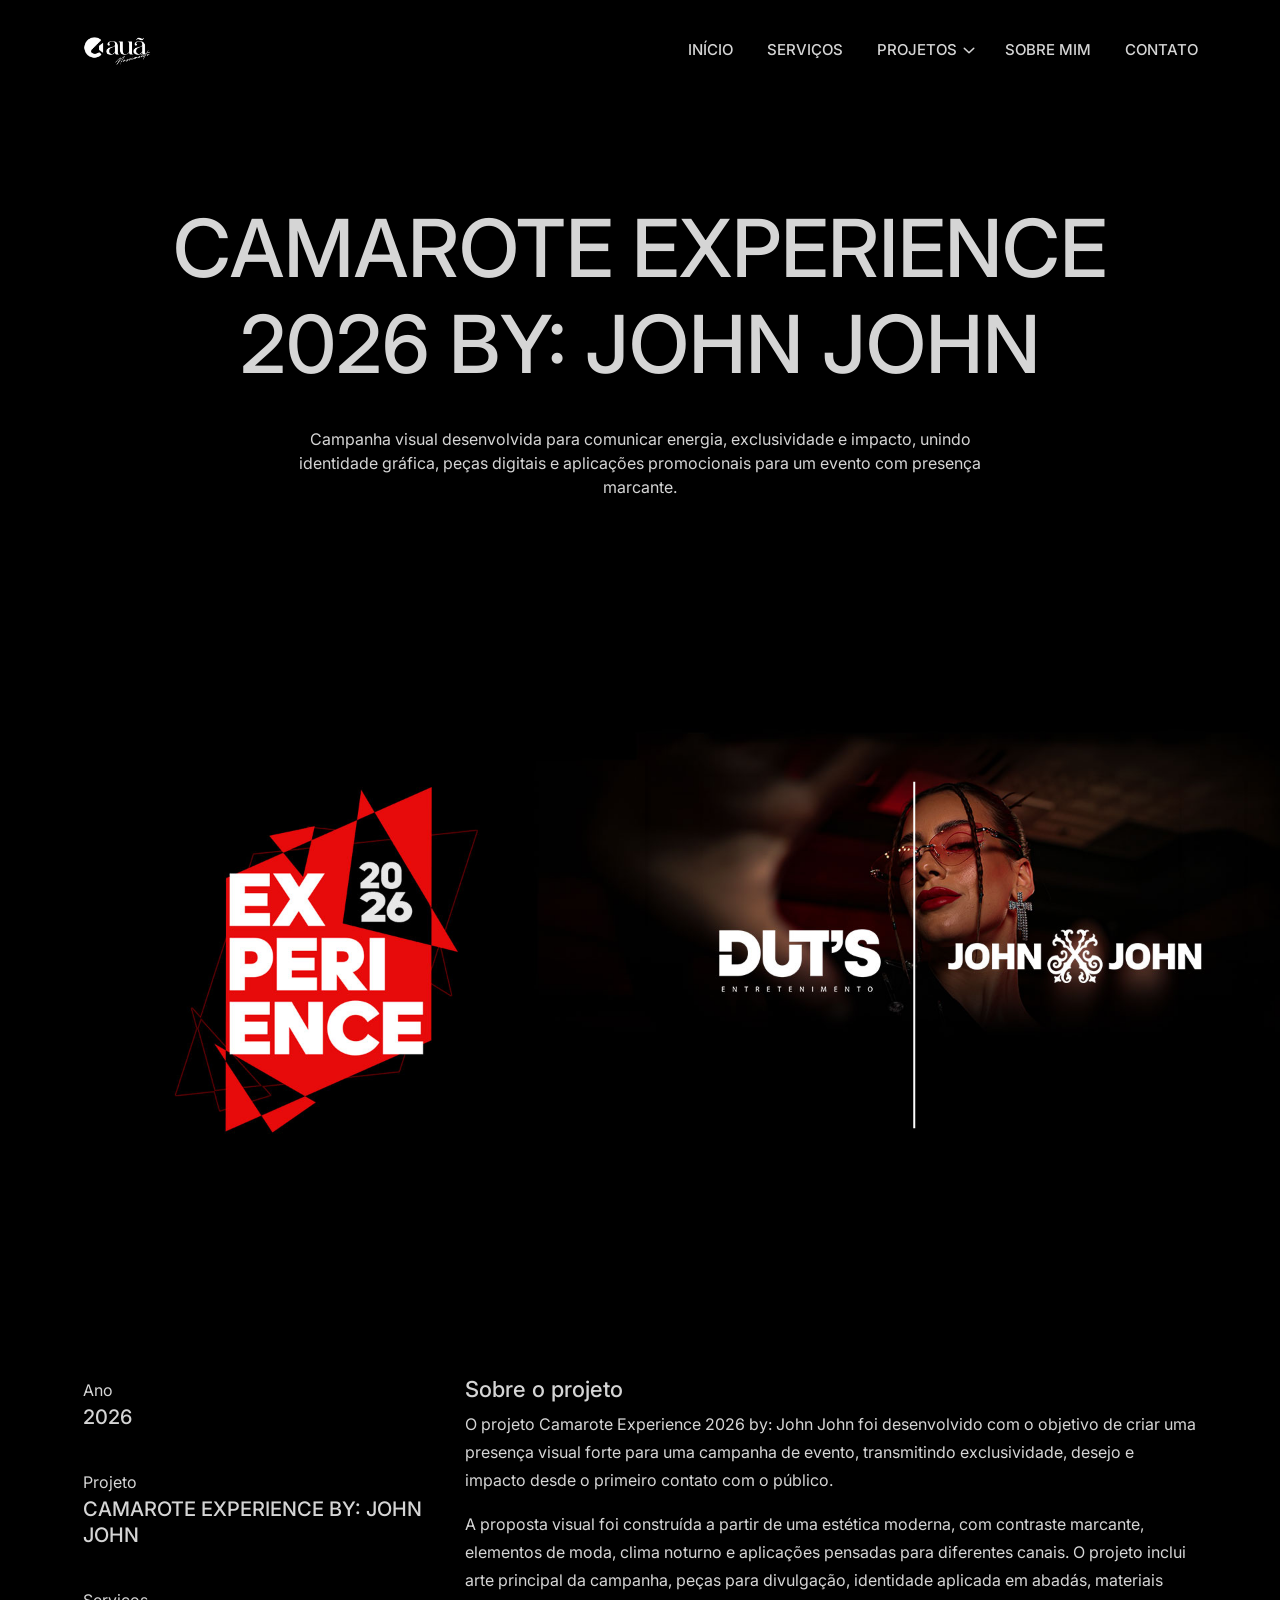
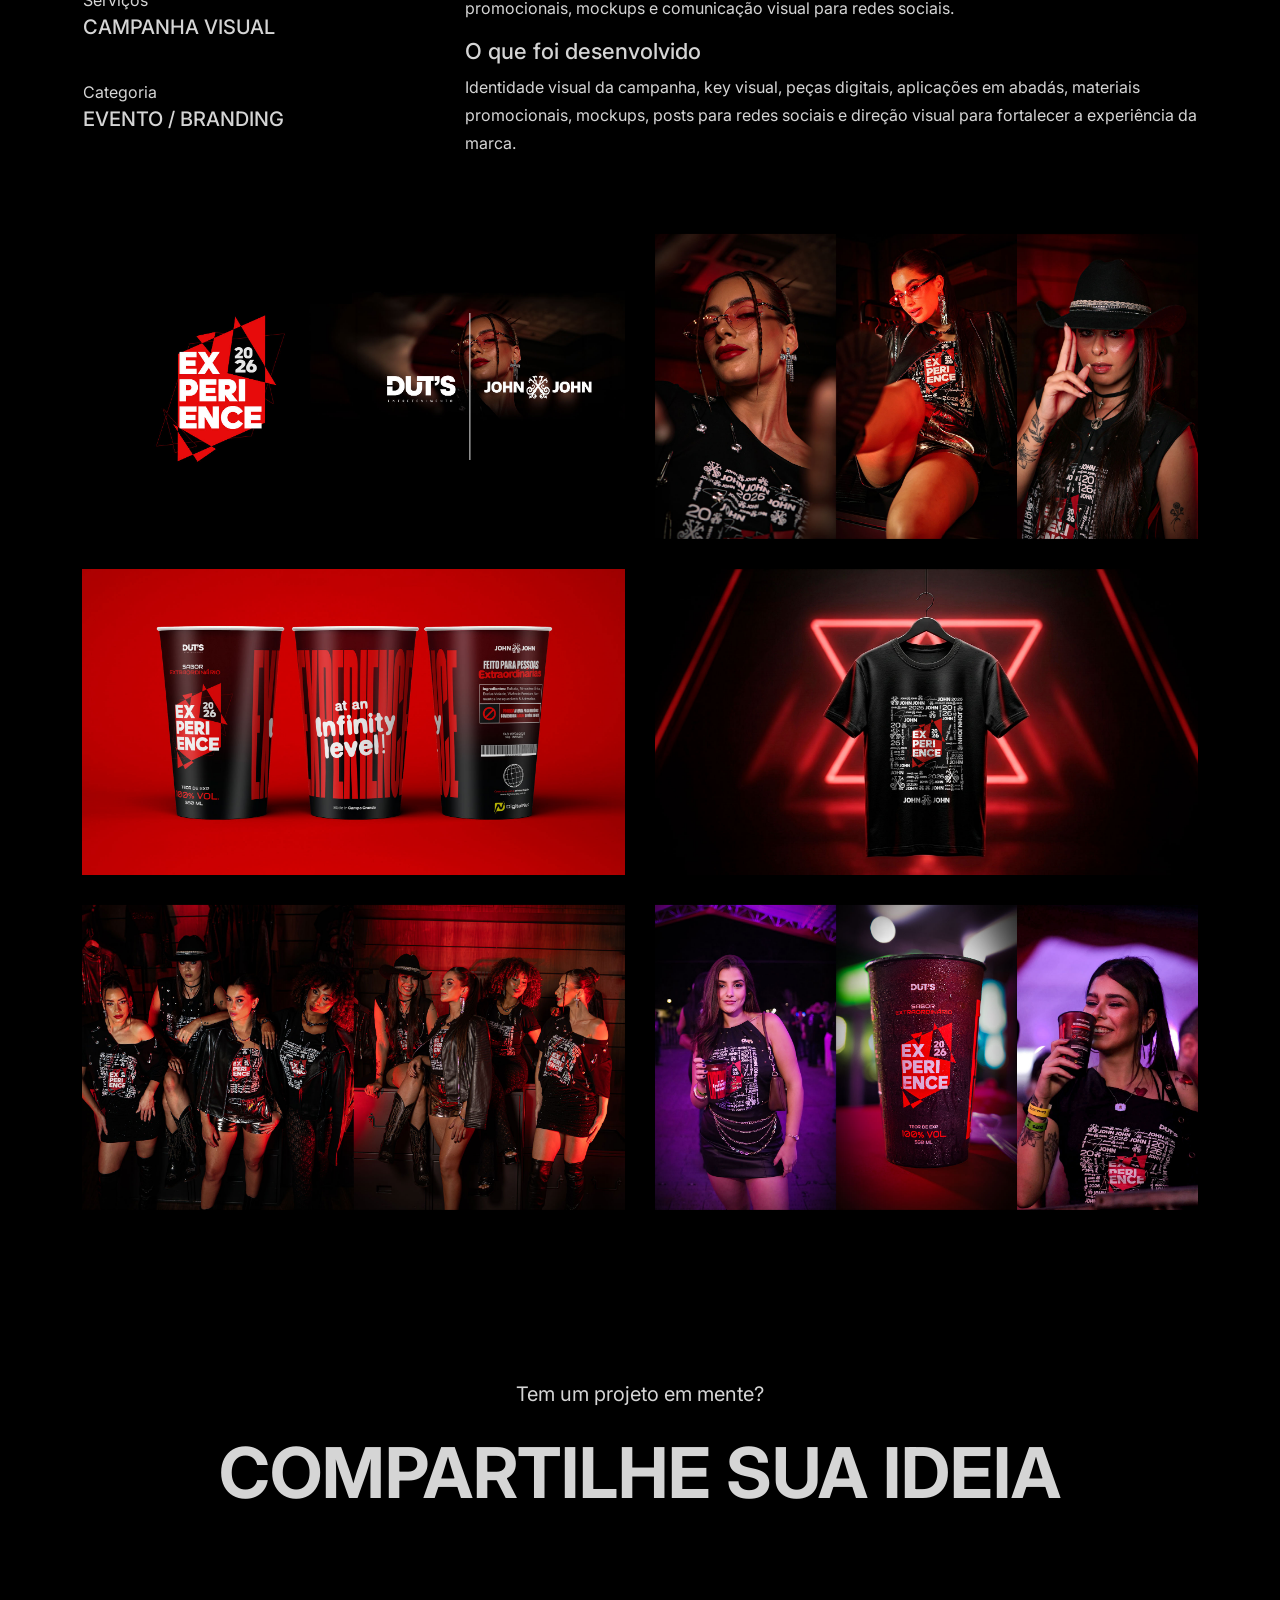
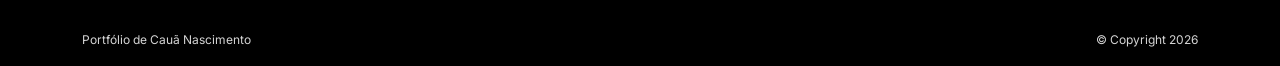
<file: project01.html>
<!DOCTYPE html>
<html lang="pt-BR">

<head>
    <!-- META -->
    <meta charset="utf-8">
    <meta http-equiv="X-UA-Compatible" content="IE=edge">
    <meta name="viewport" content="width=device-width, initial-scale=1">
    <meta name="description" content="Projeto Camarote Experience 2026 by John John, com identidade visual e aplicações de campanha.">
    <meta name="keywords" content="portfolio, design, social media, direção visual, conteúdo digital">
    <meta name="author" content="Cauã Nascimento">
    <!-- PAGE TITLE -->
    <title>Cauã Nascimento - Projeto John John</title>
    <link rel="icon" type="image/x-icon" href="assets/images/favicon.png">
    <!-- ALL GOOGLE FONTS -->
    <link rel="preconnect" href="https://fonts.googleapis.com">
    <link rel="preconnect" href="https://fonts.gstatic.com" crossorigin>
    <link href="https://fonts.googleapis.com/css2?family=Inter:ital,opsz,wght@0,14..32,100..900;1,14..32,100..900&family=Plus+Jakarta+Sans:ital,wght@0,200..800;1,200..800&display=swap" rel="stylesheet">
    <!-- BOOTSTRAP CSS -->
    <link rel="stylesheet" href="assets/css/bootstrap.min.css" />
    <!-- FONT AWESOME CSS -->
    <link rel="stylesheet" href="assets/css/font-awesome-pro.css" />
    <!-- FONT AWESOME CSS -->
    <link rel="stylesheet" href="assets/fonts/remixicon.css" />
    <!-- MAGNIFIC CSS -->
    <link rel="stylesheet" href="assets/css/magnific-popup.css">
    <!-- NICE SELECT CSS -->
    <link rel="stylesheet" href="assets/css/nice-select.min.css" />
    <!-- ANIMATE CSS -->
    <link rel="stylesheet" href="assets/css/animate.min.css" />
    <!-- MOBILE MENU CSS -->
    <link rel="stylesheet" href="assets/css/mobilemenu.css" />
    <!-- SPACING CSS -->
    <link rel="stylesheet" href="assets/css/spacing.css" />
    <link rel="stylesheet" href="assets/css/blog.css" />
    <!-- MAIN STYLE CSS -->
    <link rel="stylesheet" href="assets/css/style.css?v=20260519-2" />
    <!-- RESPONSIVE CSS -->
    <link rel="stylesheet" href="assets/css/responsive.css?v=20260522-4">
    <!-- HTML5 shim and Respond.js IE8 support of HTML5 elements and media queries -->
    <!-- WARNING: Respond.js doesn't work if you view the page via file:// -->
    <!--[if lt IE 9]>
      <script src="https://oss.maxcdn.com/html5shiv/3.7.2/html5shiv.min.js"></script>
      <script src="https://oss.maxcdn.com/respond/1.4.2/respond.min.js"></script>
    <![endif]-->
</head>

<body>
    <!-- START PRELOADER AREA-->
    <!-- <div class="preloader">
        <svg viewbox="0 0 1000 1000" preserveaspectratio="none">
            <path id="preloaderSvg" d="M0,1005S175,995,500,995s500,5,500,5V0H0Z"></path>
        </svg>
        <div class="preloader-heading">
            <div class="load-text">
                <span>C</span>
                <span>a</span>
                <span>r</span>
                <span>r</span>
                <span>e</span>
                <span>g</span>
                <span>a</span>
                <span>n</span>
                <span>d</span>
                <span>o</span>
            </div>
        </div>
    </div> -->
    <!-- END PRELOADER AREA -->

    <!-- START SCROOL UP DESIGN AREA -->
    <div class="progress-wrap cursor-pointer">
        <i class="ri-arrow-up-s-line"></i>
        <svg class="progress-circle svg-content" width="100%" height="100%" viewBox="-1 -1 102 102">
            <path d="M50,1 a49,49 0 0,1 0,98 a49,49 0 0,1 0,-98" />
        </svg>
    </div>
    <!-- / END SCROOL UP DESIGN AREA -->

    <!-- START MAGIC CURSOR AND BALL AREA-->
    <div id="magic-cursor">
        <div id="ball"></div>
    </div>
    <!-- / END MAGIC CURSOR AND BALL AREA-->

    <!-- START MENU DESIGN AREA-->
    <header class="main-header">
        <div class="header-upper">
            <div class="container">
                <div class="header-inner">
                    <div class="row align-items-center">
                        <div class="col-xl-2 col-lg-2 col-md-6 col-6 col-sm-3">
                            <div class="logo-area">
                                <div class="logo">
                                    <a href="index.html"><img src="assets/images/logo.png" alt="Logo Cauã Nascimento"></a>
                                </div>
                            </div>
                        </div>

                        <div class="col-xl-10 col-lg-10 col-md-6 col-6 col-sm-9">
                            <div class="main-menu">
                                <nav id="mobile-menu">
                                    <ul class="onepage">
                                        <li><a href="index.html" class="linkstyle">Início</a></li>
                                        <li><a href="service.html" class="linkstyle">Serviços</a></li>

                                        <li class="has-dropdown">
                                            <a href="projects.html" class="linkstyle">Projetos</a>
                                            <ul class="sub-menu">
                                                <li><a href="projects.html">Todos os projetos</a></li>
                                                <li><a href="project01.html">Camarote Experience 2026 by: John John</a></li>
                                                <li><a href="project-farina.html">Farina Cucina & Brace</a></li>
                                                <li><a href="project-duts.html">Duts x Expogrande</a></li>
                                                <li><a href="project-operario.html">Operario FC</a></li>
                                            </ul>
                                        </li>

                                        <li><a href="about.html" class="linkstyle">Sobre mim</a></li>
                                        <li><a href="contact.html" class="linkstyle">Contato</a></li>
                                    </ul>
                                </nav>
                            </div>

                            <div class="side-menu-icon d-lg-none text-end">
                                <a href="javascript:void(0)" class="info-toggle-btn f-right sidebar-toggle-btn">
                                    <i class="fal fa-bars"></i>
                                </a>
                            </div>
                        </div>
                    </div>
                </div>
            </div>
        </div>
    </header>
    <!-- // END MENU DESIGN AREA-->

    <!-- START MOBILE MENU DESIGN AREA-->
    <div class="sidebar__area">
        <div class="sidebar__wrapper">
            <div class="sidebar__close">
                <button class="sidebar__close-btn" id="sidebar__close-btn">
                    <i class="fal fa-times"></i>
                </button>
            </div>
            <div class="sidebar__content mt-50 mb-20">
                <div class="mobile-menu fix"></div>
            </div>
        </div>
    </div>
    <div class="body-overlay"></div>
    <!-- // END MOBILE MENU DESIGN AREA-->

    <!-- START SINGLE PAGE DESIGN AREA -->
    <section class="single-page-hero-area">
        <div class="container">
            <div class="row align-items-center">
                <div class="col-lg-12">
                    <h2>Camarote Experience 2026 by: John John</h2>
                    <p>
                        Campanha visual desenvolvida para comunicar energia, exclusividade e impacto, unindo identidade gráfica, peças digitais e aplicações promocionais para um evento com presença marcante.
                    </p>
                </div>
            </div>
        </div>
    </section>
    <!-- // END SINGLE PAGE DESIGN AREA -->

    <!-- START SINGLE PAGE DETAILS DESIGN AREA -->
    <div class="single-project-page-design">

        <div class="single-project-image">
            <img src="assets/images/projects/john-john-experience-capa.jpg" alt="Camarote Experience 2026 by: John John">
        </div>

        <div class="container pt-60 pb-40">
            <div class="row">
                <div class="col-lg-4">
                    <!-- START SINGLE LEFT DESIGN AREA -->
                    <div class="single-project-page-left wow fadeInUp delay-0-2s">
                        <div class="single-info">
                            <p>Ano</p>
                            <h3>2026</h3>
                        </div>

                        <div class="single-info">
                            <p>Projeto</p>
                            <h3>Camarote Experience by: John John</h3>
                        </div>

                        <div class="single-info">
                            <p>Serviços</p>
                            <h3>Campanha Visual</h3>
                        </div>

                        <div class="single-info">
                            <p>Categoria</p>
                            <h3>Evento / Branding</h3>
                        </div>

                    </div>
                    <!-- / END SINGLE LEFT DESIGN AREA -->
                </div>

                <!-- START SINGLE RIGHT DESIGN AREA -->
                <div class="col-lg-8">
                    <div class="single-project-page-right wow fadeInUp delay-0-4s">
                        <h2>Sobre o projeto</h2>

                        <p>
                            O projeto Camarote Experience 2026 by: John John foi desenvolvido com o objetivo de criar uma presença visual forte para uma campanha de evento, transmitindo exclusividade, desejo e impacto desde o primeiro contato com o público.
                        </p>

                        <p>
                            A proposta visual foi construída a partir de uma estética moderna, com contraste marcante, elementos de moda, clima noturno e aplicações pensadas para diferentes canais. O projeto inclui arte principal da campanha, peças para divulgação, identidade aplicada em abadás, materiais promocionais, mockups e comunicação visual para redes sociais.
                        </p>

                        <h2>O que foi desenvolvido</h2>

                        <p>
                            Identidade visual da campanha, key visual, peças digitais, aplicações em abadás, materiais promocionais, mockups, posts para redes sociais e direção visual para fortalecer a experiência da marca.
                        </p>
                    </div>
                </div>
                <!-- / END SINGLE RIGHT DESIGN AREA -->
            </div>

            <!-- START SINGLE PAGE GALLERY DESIGN AREA -->
            <div class="row pt-60">

                <div class="col-lg-6">
                    <a href="assets/images/projects/john-john-experience-capa.jpg" class="work-popup">
                        <div class="single-image wow fadeInUp delay-0-4s">
                            <img src="assets/images/projects/john-john-experience-capa.jpg" alt="Aplicação em abadás John John Experience">
                        </div>
                    </a>
                </div>

                <div class="col-lg-6">
                    <a href="assets/images/projects/john-john-abadas.jpg" class="work-popup">
                        <div class="single-image wow fadeInUp delay-0-4s">
                            <img src="assets/images/projects/john-john-abadas.jpg" alt="Aplicação em abadás John John Experience">
                        </div>
                    </a>
                </div>

                <div class="col-lg-6">
                    <a href="assets/images/projects/john-john-copos.jpg" class="work-popup">
                        <div class="single-image wow fadeInUp delay-0-6s">
                            <img src="assets/images/projects/john-john-copos.jpg" alt="Mockup de copos John John Experience">
                        </div>
                    </a>
                </div>

                <div class="col-lg-6">
                    <a href="assets/images/projects/john-john-social-media.jpg" class="work-popup">
                        <div class="single-image wow fadeInUp delay-0-8s">
                            <img src="assets/images/projects/john-john-social-media.jpg" alt="Peças para redes sociais John John Experience">
                        </div>
                    </a>
                </div>

                <div class="col-lg-6">
                    <a href="assets/images/projects/john-john-photos.jpg" class="work-popup">
                        <div class="single-image wow fadeInUp delay-0-2s">
                            <img src="assets/images/projects/john-john-photos.jpg" alt="Identidade visual John John Experience">
                        </div>
                    </a>
                </div>

                <div class="col-lg-6">
                    <a href="assets/images/projects/john-john-campanha.jpg" class="work-popup">
                        <div class="single-image wow fadeInUp delay-0-4s">
                            <img src="assets/images/projects/john-john-campanha.jpg" alt="Direção visual da campanha John John Experience">
                        </div>
                    </a>
                </div>
                <!-- START KEY VISUAL VIDEO AREA -->
                <!-- <div class="row pt-60">
                    <div class="col-lg-12">
                        <div class="single-project-page-right wow fadeInUp delay-0-2s text-center">
                            <h2>Key Visual</h2>
                            <p>
                                Vídeo principal da campanha criado em formato Reels para apresentar o conceito visual do Camarote Experience 2026 by: John John com impacto, movimento e presença digital.
                            </p>
                        </div>
                    </div>

                    <div class="col-lg-12 d-flex justify-content-center">
                        <div class="single-video-vertical wow fadeInUp delay-0-4s">
                            <video controls playsinline preload="metadata" poster="assets/images/projects/john-john-video-thumb.jpg">
                                <source src="assets/videos/john-john-key-visual.mp4" type="video/mp4">
                                Seu navegador não suporta vídeo.
                            </video>
                        </div>
                    </div>
                </div> -->
                <!-- / END KEY VISUAL VIDEO AREA -->

            </div>
            <!--  / END SINGLE PAGE GALLERY DESIGN AREA -->
        </div>
    </div>
    <!-- / END SINGLE PAGE DETAILS DESIGN AREA -->

    <!-- START FOOTER DESIGN AREA -->
    <footer class="main-footer">
        <div class="container">
            <div class="row">
                <div class="col-lg-12">
                    <div class="footer-top">
                        <p>Tem um projeto em mente?</p>
                        <h2><a href="contact.html">Compartilhe sua ideia</a></h2>
                    </div>
                </div>
            </div>

            <div class="row">
                <div class="col-lg-6 col-sm-6">
                    <p class="copy-left-text">Portfólio de <a href="https://www.instagram.com/cauanasciment.o">Cauã Nascimento</a></p>
                </div>
                <div class="col-lg-6 col-sm-6">
                    <p class="copy-right-text">&copy; Copyright 2026</p>
                </div>
            </div>
        </div>
    </footer>
    <!-- / END FOOTER DESIGN AREA -->

    <!-- JQUERY JS -->
    <script src="assets/js/jquery-3.6.0.min.js"></script>
    <!-- BOOTSTRAP JS-->
    <script src="assets/js/bootstrap.min.js"></script>
    <!-- APPEAR JS -->
    <script src="assets/js/appear.min.js"></script>
    <!-- MAGNIFICANT JS -->
    <script src="assets/js/jquery.magnific-popup.min.js"></script>
    <!-- MOBILE MENU JS-->
    <script src="assets/js/mobilemenu.js"></script>
    <!-- GSAP AND LOCOMOTIV JS-->
    <script src="assets/js/gsap.min.js"></script>
    <script src="assets/js/ScrollTrigger.min.js"></script>
    <script src="assets/js/lenis.js"></script>
    <!-- SWIPPER JS-->
    <script src="assets/js/swiper-bundle.js"></script>
    <!-- NICE SELECT JS-->
    <script src="assets/js/jquery.nice-select.min.js"></script>
    <!-- IMAGE LOADER JS-->
    <script src="assets/js/imagesloaded.pkgd.min.js"></script>
    <!-- ISOTOPE JS-->
    <script src="assets/js/isotope.pkgd.min.js"></script>
    <!--  WOW ANIMATION JS-->
    <script src="assets/js/wow.min.js"></script>
    <!-- SCRIPT JS-->
    <script src="assets/js/script.js?v=20260522-3"></script>
</body>

</html>
</file>
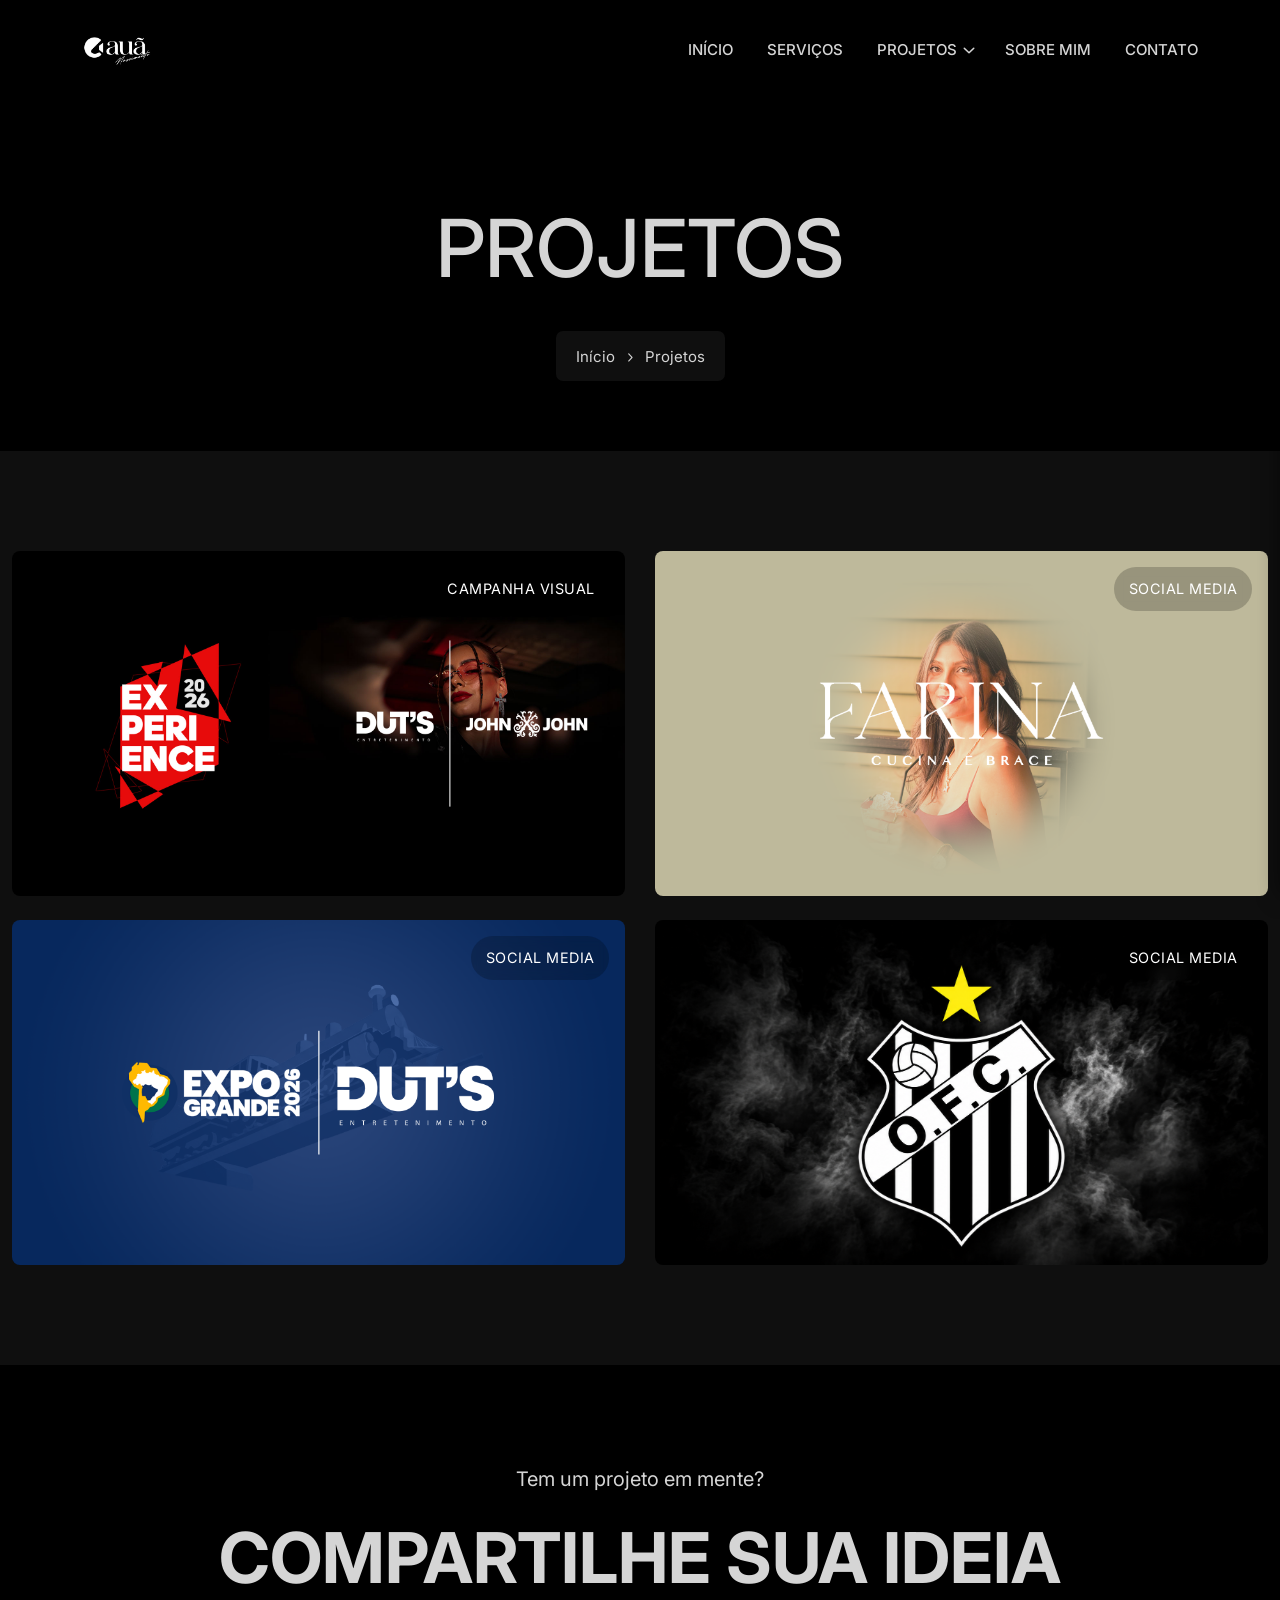
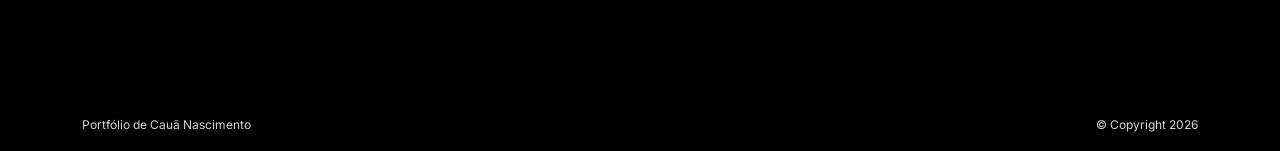
<file: projects.html>
<!DOCTYPE html>
<html lang="pt-BR">

<head>
    <!-- META -->
    <meta charset="utf-8">
    <meta http-equiv="X-UA-Compatible" content="IE=edge">
    <meta name="viewport" content="width=device-width, initial-scale=1">
    <meta name="description" content="Projetos selecionados de direção visual, social media e campanhas de Cauã Nascimento.">
    <meta name="keywords" content="portfolio, design, social media, direção visual, conteúdo digital">
    <meta name="author" content="Cauã Nascimento">
    <!-- PAGE TITLE -->
    <title>Cauã Nascimento - Projetos</title>
    <link rel="icon" type="image/x-icon" href="assets/images/favicon.png">
    <!-- ALL GOOGLE FONTS -->
    <link rel="preconnect" href="https://fonts.googleapis.com">
    <link rel="preconnect" href="https://fonts.gstatic.com" crossorigin>
    <link href="https://fonts.googleapis.com/css2?family=Inter:ital,opsz,wght@0,14..32,100..900;1,14..32,100..900&family=Plus+Jakarta+Sans:ital,wght@0,200..800;1,200..800&display=swap" rel="stylesheet">
    <!-- BOOTSTRAP CSS -->
    <link rel="stylesheet" href="assets/css/bootstrap.min.css" />
    <!-- FONT AWESOME CSS -->
    <link rel="stylesheet" href="assets/css/font-awesome-pro.css" />
    <!-- FONT AWESOME CSS -->
    <link rel="stylesheet" href="assets/fonts/remixicon.css" />
    <!-- MAGNIFIC CSS -->
    <link rel="stylesheet" href="assets/css/magnific-popup.css">
    <!-- NICE SELECT CSS -->
    <link rel="stylesheet" href="assets/css/nice-select.min.css" />
    <!-- ANIMATE CSS -->
    <link rel="stylesheet" href="assets/css/animate.min.css" />
    <!-- MOBILE MENU CSS -->
    <link rel="stylesheet" href="assets/css/mobilemenu.css" />
    <!-- SPACING CSS -->
    <link rel="stylesheet" href="assets/css/spacing.css" />
    <link rel="stylesheet" href="assets/css/blog.css" />
    <!-- MAIN STYLE CSS -->
    <link rel="stylesheet" href="assets/css/style.css?v=20260519-2" />
    <!-- RESPONSIVE CSS -->
    <link rel="stylesheet" href="assets/css/responsive.css?v=20260522-4">
    <!-- HTML5 shim and Respond.js IE8 support of HTML5 elements and media queries -->
    <!-- WARNING: Respond.js doesn't work if you view the page via file:// -->
    <!--[if lt IE 9]>
      <script src="https://oss.maxcdn.com/html5shiv/3.7.2/html5shiv.min.js"></script>
      <script src="https://oss.maxcdn.com/respond/1.4.2/respond.min.js"></script>
    <![endif]-->
</head>

<body>
    <!-- START PRELOADER AREA-->
    <!-- <div class="preloader">
        <svg viewbox="0 0 1000 1000" preserveaspectratio="none">
            <path id="preloaderSvg" d="M0,1005S175,995,500,995s500,5,500,5V0H0Z"></path>
        </svg>
        <div class="preloader-heading">
            <div class="load-text">
                <span>C</span>
                <span>a</span>
                <span>r</span>
                <span>r</span>
                <span>e</span>
                <span>g</span>
                <span>a</span>
                <span>n</span>
                <span>d</span>
                <span>o</span>
            </div>
        </div>
    </div> -->
    <!-- END PRELOADER AREA -->

    <!-- START SCROOL UP DESIGN AREA -->
    <div class="progress-wrap cursor-pointer">
        <i class="ri-arrow-up-s-line"></i>
        <svg class="progress-circle svg-content" width="100%" height="100%" viewBox="-1 -1 102 102">
            <path d="M50,1 a49,49 0 0,1 0,98 a49,49 0 0,1 0,-98" />
        </svg>
    </div>
    <!-- / END SCROOL UP DESIGN AREA -->

    <!-- START MAGIC CURSOR AND BALL AREA-->
    <div id="magic-cursor">
        <div id="ball"></div>
    </div>
    <!-- / END MAGIC CURSOR AND BALL AREA-->

    <!-- START MENU DESIGN AREA-->
    <header class="main-header">
        <div class="header-upper">
            <div class="container">
                <div class="header-inner">
                    <div class="row align-items-center">
                        <div class="col-xl-2 col-lg-2 col-md-6 col-6 col-sm-3">
                            <div class="logo-area">
                                <div class="logo">
                                    <a href="index.html"><img src="assets/images/logo.png" alt="Logo Cauã Nascimento"></a>
                                </div>
                            </div>
                        </div>

                        <div class="col-xl-10 col-lg-10 col-md-6 col-6 col-sm-9">
                            <div class="main-menu">
                                <nav id="mobile-menu">
                                    <ul class="onepage">
                                        <li><a href="index.html" class="linkstyle">Início</a></li>
                                        <li><a href="service.html" class="linkstyle">Serviços</a></li>

                                        <li class="has-dropdown">
                                            <a href="projects.html" class="linkstyle">Projetos</a>
                                            <ul class="sub-menu">
                                                <li><a href="projects.html">Todos os projetos</a></li>
                                                <li><a href="project01.html">Camarote Experience 2026 by: John John</a></li>
                                                <li><a href="project-farina.html">Farina Cucina & Brace</a></li>
                                                <li><a href="project-duts.html">Duts x Expogrande</a></li>
                                                <li><a href="project-operario.html">Operario FC</a></li>
                                            </ul>
                                        </li>

                                        <li><a href="about.html" class="linkstyle">Sobre mim</a></li>
                                        <li><a href="contact.html" class="linkstyle">Contato</a></li>
                                    </ul>
                                </nav>
                            </div>

                            <div class="side-menu-icon d-lg-none text-end">
                                <a href="javascript:void(0)" class="info-toggle-btn f-right sidebar-toggle-btn">
                                    <i class="fal fa-bars"></i>
                                </a>
                            </div>
                        </div>
                    </div>
                </div>
            </div>
        </div>
    </header>
    <!-- // END MENU DESIGN AREA-->

    <!-- START MOBILE MENU DESIGN AREA-->
    <div class="sidebar__area">
        <div class="sidebar__wrapper">
            <div class="sidebar__close">
                <button class="sidebar__close-btn" id="sidebar__close-btn">
                    <i class="fal fa-times"></i>
                </button>
            </div>
            <div class="sidebar__content mt-50 mb-20">
                <div class="mobile-menu fix"></div>
            </div>
        </div>
    </div>
    <div class="body-overlay"></div>
    <!-- // END MOBILE MENU DESIGN AREA-->

    <!-- START SINGLE PAGE DESIGN AREA -->
    <section class="single-page-hero-area">
        <div class="container">
            <div class="row align-items-center text-center">
                <div class="col-lg-12">
                    <h2>Projetos</h2>
                    <div class="breadcrumb__list">
                        <span><a href="index.html">Início</a></span>
                        <span class="dvdr"><i class="fa-regular fa-angle-right"></i></span>
                        <span>Projetos</span>
                    </div>
                </div>
            </div>
        </div>
    </section>
    <!-- // END SINGLE PAGE DESIGN AREA -->

    <!-- START PORTFOLIO DESIGN AREA -->
    <div class="projects-area" id="projects">
        <div class="container-fluid">
            <div class="row g-4 portfolio-grid">

                <!-- PROJETO 01 -->
                <div class="col-md-6 col-xl-6 portfolio-item category-1">
                    <a href="project01.html">
                        <div class="portfolio-box">
                            <img src="assets/images/projects/john-john-branding.jpg" alt="Camarote Experience 2026 by: John John" data-rjs="2">

                            <span class="portfolio-category">Campanha Visual</span>

                            <div class="portfolio-caption">
                                <h1>Camarote Experience 2026 by: John John</h1>
                            </div>
                        </div>
                    </a>
                </div>
                <!-- // END SINGLE PORTFOLIO DESIGN AREA -->

                <!-- PROJETO 02 -->
                <div class="col-md-6 col-xl-6 portfolio-item category-2">
                    <a href="project-farina.html">
                        <div class="portfolio-box">
                            <img src="assets/images/projects/farina/farina-capa.png" alt="Projeto 02" data-rjs="2">

                            <span class="portfolio-category">Social Media</span>

                            <div class="portfolio-caption">
                                <h1>Farina Cucina & Brace</h1>
                            </div>
                        </div>
                    </a>
                </div>
                <!-- // END SINGLE PORTFOLIO DESIGN AREA -->

                <!-- PROJETO 03 -->
                <div class="col-md-6 col-xl-6 portfolio-item category-3">
                    <a href="project-duts.html">
                        <div class="portfolio-box">
                            <img src="assets/images/projects/duts/capa-duts.png" alt="Duts x Expogrande" data-rjs="2">

                            <span class="portfolio-category">Social Media</span>

                            <div class="portfolio-caption">
                                <h1>Duts - Expogrande</h1>
                            </div>
                        </div>
                    </a>
                </div>
                <!-- // END SINGLE PORTFOLIO DESIGN AREA -->

                <!-- PROJETO 04 -->
                <div class="col-md-6 col-xl-6 portfolio-item category-4">
                    <a href="project-operario.html">
                        <div class="portfolio-box">
                            <img src="assets/images/projects/operario/cover.png" alt="Operario FC" data-rjs="2">

                            <span class="portfolio-category">Social Media</span>

                            <div class="portfolio-caption">
                                <h1>Operario FC</h1>
                            </div>
                        </div>
                    </a>
                </div>
                <!-- // END SINGLE PORTFOLIO DESIGN AREA -->

            </div>
        </div>
    </div>
    
    </div>
    <!-- // END PORTFOLIO DESIGN AREA -->

    <!-- START FOOTER DESIGN AREA -->
    <footer class="main-footer">
        <div class="container">
            <div class="row">
                <div class="col-lg-12">
                    <div class="footer-top">
                        <p>Tem um projeto em mente?</p>
                        <h2><a href="contact.html">Compartilhe sua ideia</a></h2>
                    </div>
                </div>
            </div>

            <div class="row">
                <div class="col-lg-6 col-sm-6">
                    <p class="copy-left-text">Portfólio de <a href="https://www.instagram.com/cauanasciment.o">Cauã Nascimento</a></p>
                </div>
                <div class="col-lg-6 col-sm-6">
                    <p class="copy-right-text">&copy; Copyright 2026</p>
                </div>
            </div>
        </div>
    </footer>
    <!-- / END FOOTER DESIGN AREA -->

    <!-- JQUERY JS -->
    <script src="assets/js/jquery-3.6.0.min.js"></script>
    <!-- BOOTSTRAP JS-->
    <script src="assets/js/bootstrap.min.js"></script>
    <!-- APPEAR JS -->
    <script src="assets/js/appear.min.js"></script>
    <!-- MAGNIFICANT JS -->
    <script src="assets/js/jquery.magnific-popup.min.js"></script>
    <!-- MOBILE MENU JS-->
    <script src="assets/js/mobilemenu.js"></script>
    <!-- GSAP AND LOCOMOTIV JS-->
    <script src="assets/js/gsap.min.js"></script>
    <script src="assets/js/ScrollTrigger.min.js"></script>
    <script src="assets/js/lenis.js"></script>
    <!-- SWIPPER JS-->
    <script src="assets/js/swiper-bundle.js"></script>
    <!-- NICE SELECT JS-->
    <script src="assets/js/jquery.nice-select.min.js"></script>
    <!-- IMAGE LOADER JS-->
    <script src="assets/js/imagesloaded.pkgd.min.js"></script>
    <!-- ISOTOPE JS-->
    <script src="assets/js/isotope.pkgd.min.js"></script>
    <!--  WOW ANIMATION JS-->
    <script src="assets/js/wow.min.js"></script>
    <!-- SCRIPT JS-->
    <script src="assets/js/script.js?v=20260522-3"></script>
</body>

</html>
</file>
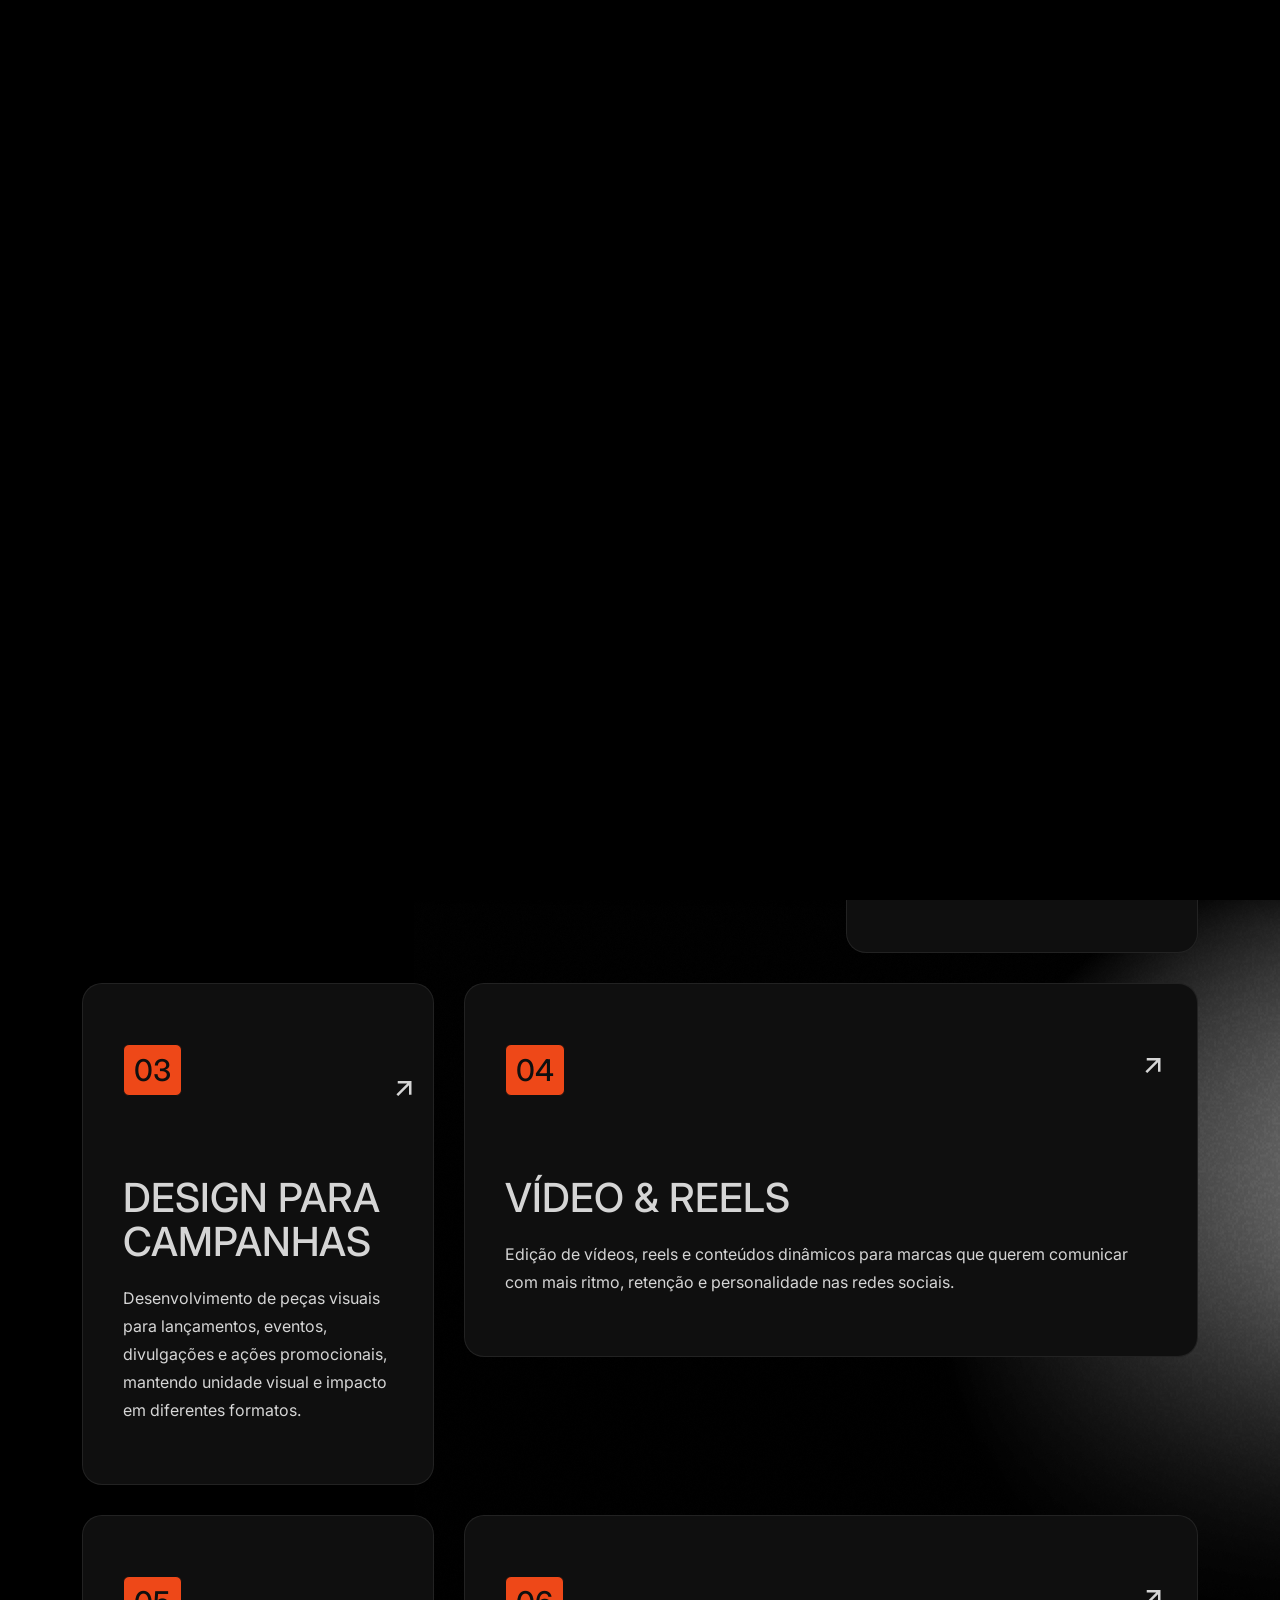
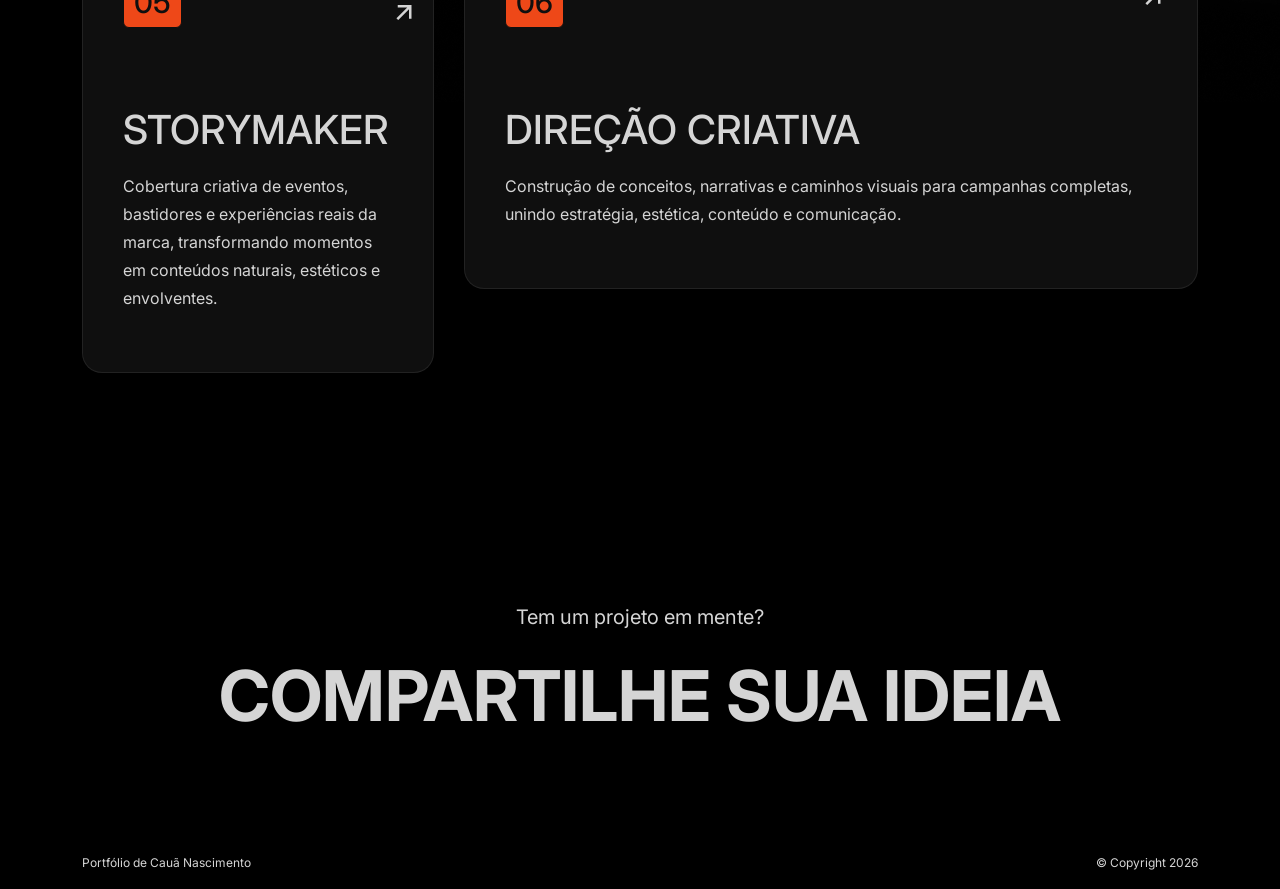
<file: service.html>
<!DOCTYPE html>
<html lang="pt-BR">

<head>
    <!-- META -->
    <meta charset="utf-8">
    <meta http-equiv="X-UA-Compatible" content="IE=edge">
    <meta name="viewport" content="width=device-width, initial-scale=1">
    <meta name="description" content="Serviços de direção visual, social media, identidade e conteúdo digital de Cauã Nascimento.">
    <meta name="keywords" content="portfolio, design, social media, direção visual, conteúdo digital">
    <meta name="author" content="Cauã Nascimento">
    <!-- PAGE TITLE -->
    <title>Cauã Nascimento - Serviços</title>
    <link rel="icon" type="image/x-icon" href="assets/images/favicon.png">
    <!-- ALL GOOGLE FONTS -->
    <link rel="preconnect" href="https://fonts.googleapis.com">
    <link rel="preconnect" href="https://fonts.gstatic.com" crossorigin>
    <link href="https://fonts.googleapis.com/css2?family=Inter:ital,opsz,wght@0,14..32,100..900;1,14..32,100..900&family=Plus+Jakarta+Sans:ital,wght@0,200..800;1,200..800&display=swap" rel="stylesheet">
    <!-- BOOTSTRAP CSS -->
    <link rel="stylesheet" href="assets/css/bootstrap.min.css" />
    <!-- FONT AWESOME CSS -->
    <link rel="stylesheet" href="assets/css/font-awesome-pro.css" />
    <!-- FONT AWESOME CSS -->
    <link rel="stylesheet" href="assets/fonts/remixicon.css" />
    <!-- MAGNIFIC CSS -->
    <link rel="stylesheet" href="assets/css/magnific-popup.css">
    <!-- NICE SELECT CSS -->
    <link rel="stylesheet" href="assets/css/nice-select.min.css" />
    <!-- ANIMATE CSS -->
    <link rel="stylesheet" href="assets/css/animate.min.css" />
    <!-- MOBILE MENU CSS -->
    <link rel="stylesheet" href="assets/css/mobilemenu.css" />
    <!-- SPACING CSS -->
    <link rel="stylesheet" href="assets/css/spacing.css" />
    <link rel="stylesheet" href="assets/css/blog.css" />
    <!-- MAIN STYLE CSS -->
    <link rel="stylesheet" href="assets/css/style.css?v=20260519-2" />
    <!-- RESPONSIVE CSS -->
    <link rel="stylesheet" href="assets/css/responsive.css?v=20260522-4">
    <!-- HTML5 shim and Respond.js IE8 support of HTML5 elements and media queries -->
    <!-- WARNING: Respond.js doesn't work if you view the page via file:// -->
    <!--[if lt IE 9]>
      <script src="https://oss.maxcdn.com/html5shiv/3.7.2/html5shiv.min.js"></script>
      <script src="https://oss.maxcdn.com/respond/1.4.2/respond.min.js"></script>
    <![endif]-->
</head>

<body>
    <!-- START PRELOADER AREA-->
    <div class="preloader">
        <svg viewbox="0 0 1000 1000" preserveaspectratio="none">
            <path id="preloaderSvg" d="M0,1005S175,995,500,995s500,5,500,5V0H0Z"></path>
        </svg>
        <div class="preloader-heading">
            <div class="load-text">
                <span>C</span>
                <span>a</span>
                <span>r</span>
                <span>r</span>
                <span>e</span>
                <span>g</span>
                <span>a</span>
                <span>n</span>
                <span>d</span>
                <span>o</span>
            </div>
        </div>
    </div>
    <!-- END PRELOADER AREA -->

    <!-- START SCROOL UP DESIGN AREA -->
    <div class="progress-wrap cursor-pointer">
        <i class="ri-arrow-up-s-line"></i>
        <svg class="progress-circle svg-content" width="100%" height="100%" viewBox="-1 -1 102 102">
            <path d="M50,1 a49,49 0 0,1 0,98 a49,49 0 0,1 0,-98" />
        </svg>
    </div>
    <!-- / END SCROOL UP DESIGN AREA -->

    <!-- START MAGIC CURSOR AND BALL AREA-->
    <div id="magic-cursor">
        <div id="ball"></div>
    </div>
    <!-- / END MAGIC CURSOR AND BALL AREA-->

    <!-- START MENU DESIGN AREA-->
    <header class="main-header">
        <div class="header-upper">
            <div class="container">
                <div class="header-inner">
                    <div class="row align-items-center">
                        <div class="col-xl-2 col-lg-2 col-md-6 col-6 col-sm-3">
                            <div class="logo-area">
                                <div class="logo">
                                    <a href="index.html"><img src="assets/images/logo.png" alt="Logo Cauã Nascimento"></a>
                                </div>
                            </div>
                        </div>

                        <div class="col-xl-10 col-lg-10 col-md-6 col-6 col-sm-9">
                            <div class="main-menu">
                                <nav id="mobile-menu">
                                    <ul class="onepage">
                                        <li><a href="index.html" class="linkstyle">Início</a></li>
                                        <li><a href="service.html" class="linkstyle">Serviços</a></li>

                                        <li class="has-dropdown">
                                            <a href="projects.html" class="linkstyle">Projetos</a>
                                            <ul class="sub-menu">
                                                <li><a href="projects.html">Todos os projetos</a></li>
                                                <li><a href="project01.html">Camarote Experience 2026 by: John John</a></li>
                                                <li><a href="project-farina.html">Farina Cucina & Brace</a></li>
                                                <li><a href="project-duts.html">Duts x Expogrande</a></li>
                                                <li><a href="project-operario.html">Operario FC</a></li>
                                            </ul>
                                        </li>

                                        <li><a href="about.html" class="linkstyle">Sobre mim</a></li>
                                        <li><a href="contact.html" class="linkstyle">Contato</a></li>
                                    </ul>
                                </nav>
                            </div>

                            <div class="side-menu-icon d-lg-none text-end">
                                <a href="javascript:void(0)" class="info-toggle-btn f-right sidebar-toggle-btn">
                                    <i class="fal fa-bars"></i>
                                </a>
                            </div>
                        </div>
                    </div>
                </div>
            </div>
        </div>
    </header>
    <!-- // END MENU DESIGN AREA-->

    <!-- START MOBILE MENU DESIGN AREA-->
    <div class="sidebar__area">
        <div class="sidebar__wrapper">
            <div class="sidebar__close">
                <button class="sidebar__close-btn" id="sidebar__close-btn">
                    <i class="fal fa-times"></i>
                </button>
            </div>
            <div class="sidebar__content mt-50 mb-20">
                <div class="mobile-menu fix"></div>
            </div>
        </div>
    </div>
    <div class="body-overlay"></div>
    <!-- // END MOBILE MENU DESIGN AREA-->

    <!-- START SINGLE PAGE DESIGN AREA -->
    <section class="single-page-hero-area">
        <div class="container">
            <div class="row align-items-center text-center">
                <div class="col-lg-12">
                    <h2>Meus Serviços</h2>
                    <div class="breadcrumb__list">
                        <span><a href="index.html">Início</a></span>
                        <span class="dvdr"><i class="fa-regular fa-angle-right"></i></span>
                        <span>Serviços</span>
                    </div>
                </div>
            </div>
        </div>
    </section>
    <!-- // END SINGLE PAGE DESIGN AREA -->

    <!-- START SERVICE DESIGN AREA -->
    <section id="services" class="services-area">
        <div class="container">
            <div class="row">

                <!-- START SINGLE SERVICE DESIGN AREA -->
                <div class="col-lg-8 col-md-7">
                    <div class="service-item wow fadeInUp delay-0-2s">
                        <i class="ri-arrow-right-up-line"></i>
                        <h5>01</h5>
                        <h4>Identidade Visual</h4>
                        <p>
                            Criação de identidades visuais para marcas, eventos e projetos que precisam transmitir personalidade, reconhecimento e presença profissional no digital.
                        </p>
                    </div>
                </div>
                <!-- / END SINGLE SERVICE DESIGN AREA -->

                <!-- START SINGLE SERVICE DESIGN AREA -->
                <div class="col-lg-4 col-md-5">
                    <div class="service-item wow fadeInUp delay-0-4s">
                        <i class="ri-arrow-right-up-line"></i>
                        <h5>02</h5>
                        <h4>Social Media</h4>
                        <p>
                            Planejamento e criação de conteúdos para redes sociais, com foco em posicionamento, constância, estética, comunicação clara e presença digital.
                        </p>
                    </div>
                </div>
                <!-- / END SINGLE SERVICE DESIGN AREA -->

                <!-- START SINGLE SERVICE DESIGN AREA -->
                <div class="col-lg-4 col-md-5">
                    <div class="service-item wow fadeInUp delay-0-6s">
                        <i class="ri-arrow-right-up-line"></i>
                        <h5>03</h5>
                        <h4>Design para Campanhas</h4>
                        <p>
                            Desenvolvimento de peças visuais para lançamentos, eventos, divulgações e ações promocionais, mantendo unidade visual e impacto em diferentes formatos.
                        </p>
                    </div>
                </div>
                <!-- / END SINGLE SERVICE DESIGN AREA -->

                <!-- START SINGLE SERVICE DESIGN AREA -->
                <div class="col-lg-8 col-md-7">
                    <div class="service-item wow fadeInUp delay-0-8s">
                        <i class="ri-arrow-right-up-line"></i>
                        <h5>04</h5>
                        <h4>Vídeo & Reels</h4>
                        <p>
                            Edição de vídeos, reels e conteúdos dinâmicos para marcas que querem comunicar com mais ritmo, retenção e personalidade nas redes sociais.
                        </p>
                    </div>
                </div>
                <!-- / END SINGLE SERVICE DESIGN AREA -->

                <!-- START SINGLE SERVICE DESIGN AREA -->
                <div class="col-lg-4 col-md-5">
                    <div class="service-item wow fadeInUp delay-0-2s">
                        <i class="ri-arrow-right-up-line"></i>
                        <h5>05</h5>
                        <h4>Storymaker</h4>
                        <p>
                            Cobertura criativa de eventos, bastidores e experiências reais da marca, transformando momentos em conteúdos naturais, estéticos e envolventes.
                        </p>
                    </div>
                </div>
                <!-- / END SINGLE SERVICE DESIGN AREA -->

                <!-- START SINGLE SERVICE DESIGN AREA -->
                <div class="col-lg-8 col-md-7">
                    <div class="service-item wow fadeInUp delay-0-4s">
                        <i class="ri-arrow-right-up-line"></i>
                        <h5>06</h5>
                        <h4>Direção Criativa</h4>
                        <p>
                            Construção de conceitos, narrativas e caminhos visuais para campanhas completas, unindo estratégia, estética, conteúdo e comunicação.
                        </p>
                    </div>
                </div>
                <!-- / END SINGLE SERVICE DESIGN AREA -->

            </div>
        </div>
    </section>
    <!-- / END SERVICE DESIGN AREA -->

    <!-- START FOOTER DESIGN AREA -->
    <footer class="main-footer">
        <div class="container">
            <div class="row">
                <div class="col-lg-12">
                    <div class="footer-top">
                        <p>Tem um projeto em mente?</p>
                        <h2><a href="contact.html">Compartilhe sua ideia</a></h2>
                    </div>
                </div>
            </div>

            <div class="row">
                <div class="col-lg-6 col-sm-6">
                    <p class="copy-left-text">Portfólio de <a href="https://www.instagram.com/cauanasciment.o">Cauã Nascimento</a></p>
                </div>
                <div class="col-lg-6 col-sm-6">
                    <p class="copy-right-text">&copy; Copyright 2026</p>
                </div>
            </div>
        </div>
    </footer>
    <!-- / END FOOTER DESIGN AREA -->

    <!-- JQUERY JS -->
    <script src="assets/js/jquery-3.6.0.min.js"></script>
    <!-- BOOTSTRAP JS-->
    <script src="assets/js/bootstrap.min.js"></script>
    <!-- APPEAR JS -->
    <script src="assets/js/appear.min.js"></script>
    <!-- MAGNIFICANT JS -->
    <script src="assets/js/jquery.magnific-popup.min.js"></script>
    <!-- MOBILE MENU JS-->
    <script src="assets/js/mobilemenu.js"></script>
    <!-- GSAP AND LOCOMOTIV JS-->
    <script src="assets/js/gsap.min.js"></script>
    <script src="assets/js/ScrollTrigger.min.js"></script>
    <script src="assets/js/lenis.js"></script>
    <!-- SWIPPER JS-->
    <script src="assets/js/swiper-bundle.js"></script>
    <!-- NICE SELECT JS-->
    <script src="assets/js/jquery.nice-select.min.js"></script>
    <!-- IMAGE LOADER JS-->
    <script src="assets/js/imagesloaded.pkgd.min.js"></script>
    <!-- ISOTOPE JS-->
    <script src="assets/js/isotope.pkgd.min.js"></script>
    <!--  WOW ANIMATION JS-->
    <script src="assets/js/wow.min.js"></script>
    <!-- SCRIPT JS-->
    <script src="assets/js/script.js?v=20260522-3"></script>
</body>

</html>
</file>
<file: assets/css/spacing.css>
/*
* ----------------------------------------------------------------------------------------
Author       : Tanvir Hossain
Template Name: Noir - Premium Portfolio Template
Version      : 1.0                                          
* ----------------------------------------------------------------------------------------
*/
/*
* ----------------------------------------------------------------------------------------
*PADDING MARGIN
* ----------------------------------------------------------------------------------------
*/
.p-5 {
    padding: 5px !important;
}

.p-10 {
    padding: 10px;
}

.p-15 {
    padding: 15px;
}

.p-20 {
    padding: 20px;
}

.p-25 {
    padding: 25px;
}

.p-30 {
    padding: 30px;
}

.p-35 {
    padding: 35px;
}

.p-40 {
    padding: 40px;
}

.p-45 {
    padding: 45px;
}

.p-50 {
    padding: 50px;
}

.p-55 {
    padding: 55px;
}

.p-60 {
    padding: 60px;
}

.p-65 {
    padding: 65px;
}

.p-70 {
    padding: 70px;
}

.p-75 {
    padding: 75px;
}

.p-80 {
    padding: 80px;
}

.p-85 {
    padding: 85px;
}

.p-90 {
    padding: 90px;
}

.p-95 {
    padding: 95px;
}

.p-100 {
    padding: 100px;
}

.p-105 {
    padding: 105px;
}

.p-110 {
    padding: 110px;
}

.p-115 {
    padding: 115px;
}

.p-120 {
    padding: 120px;
}

.p-125 {
    padding: 125px;
}

.p-130 {
    padding: 130px;
}

.p-135 {
    padding: 135px;
}

.p-140 {
    padding: 140px;
}

.p-145 {
    padding: 145px;
}

.p-150 {
    padding: 150px;
}

.p-155 {
    padding: 155px;
}

.p-160 {
    padding: 160px;
}

.p-165 {
    padding: 165px;
}

.p-170 {
    padding: 170px;
}

.p-175 {
    padding: 175px;
}

.p-180 {
    padding: 180px;
}

.p-185 {
    padding: 185px;
}

.p-190 {
    padding: 190px;
}

.p-195 {
    padding: 195px;
}

.p-200 {
    padding: 200px;
}

.p-205 {
    padding: 205px;
}

.p-210 {
    padding: 210px;
}

.p-215 {
    padding: 215px;
}

.p-220 {
    padding: 220px;
}

.p-225 {
    padding: 225px;
}

.p-230 {
    padding: 230px;
}

.p-235 {
    padding: 235px;
}

.p-240 {
    padding: 240px;
}

.p-245 {
    padding: 245px;
}

.p-250 {
    padding: 250px;
}

/* Padding Top */
.pt-5,
.py-5 {
    padding-top: 5px !important;
}

.pt-10,
.py-10 {
    padding-top: 10px;
}

.pt-15,
.py-15 {
    padding-top: 15px;
}

.pt-20,
.py-20 {
    padding-top: 20px;
}

.pt-25,
.py-25 {
    padding-top: 25px;
}

.pt-30,
.py-30 {
    padding-top: 30px;
}

.pt-35,
.py-35 {
    padding-top: 35px;
}

.pt-40,
.py-40 {
    padding-top: 40px;
}

.pt-45,
.py-45 {
    padding-top: 45px;
}

.pt-50,
.py-50 {
    padding-top: 50px;
}

.pt-55,
.py-55 {
    padding-top: 55px;
}

.pt-60,
.py-60 {
    padding-top: 60px;
}

.pt-65,
.py-65 {
    padding-top: 65px;
}

.pt-70,
.py-70 {
    padding-top: 70px;
}

.pt-75,
.py-75 {
    padding-top: 75px;
}

.pt-80,
.py-80 {
    padding-top: 80px;
}

.pt-85,
.py-85 {
    padding-top: 85px;
}

.pt-90,
.py-90 {
    padding-top: 90px;
}

.pt-95,
.py-95 {
    padding-top: 95px;
}

.pt-100,
.py-100 {
    padding-top: 100px;
}

.pt-105,
.py-105 {
    padding-top: 105px;
}

.pt-110,
.py-110 {
    padding-top: 110px;
}

.pt-115,
.py-115 {
    padding-top: 115px;
}

.pt-120,
.py-120 {
    padding-top: 120px;
}

.pt-125,
.py-125 {
    padding-top: 125px;
}

.pt-130,
.py-130 {
    padding-top: 130px;
}

.pt-135,
.py-135 {
    padding-top: 135px;
}

.pt-140,
.py-140 {
    padding-top: 140px;
}

.pt-145,
.py-145 {
    padding-top: 145px;
}

.pt-150,
.py-150 {
    padding-top: 150px;
}

.pt-155,
.py-155 {
    padding-top: 155px;
}

.pt-160,
.py-160 {
    padding-top: 160px;
}

.pt-165,
.py-165 {
    padding-top: 165px;
}

.pt-170,
.py-170 {
    padding-top: 170px;
}

.pt-175,
.py-175 {
    padding-top: 175px;
}

.pt-180,
.py-180 {
    padding-top: 180px;
}

.pt-185,
.py-185 {
    padding-top: 185px;
}

.pt-190,
.py-190 {
    padding-top: 190px;
}

.pt-195,
.py-195 {
    padding-top: 195px;
}

.pt-200,
.py-200 {
    padding-top: 200px;
}

.pt-205,
.py-205 {
    padding-top: 205px;
}

.pt-210,
.py-210 {
    padding-top: 210px;
}

.pt-215,
.py-215 {
    padding-top: 215px;
}

.pt-220,
.py-220 {
    padding-top: 220px;
}

.pt-225,
.py-225 {
    padding-top: 225px;
}

.pt-230,
.py-230 {
    padding-top: 230px;
}

.pt-235,
.py-235 {
    padding-top: 235px;
}

.pt-240,
.py-240 {
    padding-top: 240px;
}

.pt-245,
.py-245 {
    padding-top: 245px;
}

.pt-250,
.py-250 {
    padding-top: 250px;
}

/* Padding Bottom */
.pb-5,
.py-5 {
    padding-bottom: 5px !important;
}

.pb-10,
.py-10 {
    padding-bottom: 10px;
}

.pb-15,
.py-15 {
    padding-bottom: 15px;
}

.pb-20,
.py-20 {
    padding-bottom: 20px;
}

.pb-25,
.py-25 {
    padding-bottom: 25px;
}

.pb-30,
.py-30 {
    padding-bottom: 30px;
}

.pb-35,
.py-35 {
    padding-bottom: 35px;
}

.pb-40,
.py-40 {
    padding-bottom: 40px;
}

.pb-45,
.py-45 {
    padding-bottom: 45px;
}

.pb-50,
.py-50 {
    padding-bottom: 50px;
}

.pb-55,
.py-55 {
    padding-bottom: 55px;
}

.pb-60,
.py-60 {
    padding-bottom: 60px;
}

.pb-65,
.py-65 {
    padding-bottom: 65px;
}

.pb-70,
.py-70 {
    padding-bottom: 70px;
}

.pb-75,
.py-75 {
    padding-bottom: 75px;
}

.pb-80,
.py-80 {
    padding-bottom: 80px;
}

.pb-85,
.py-85 {
    padding-bottom: 85px;
}

.pb-90,
.py-90 {
    padding-bottom: 90px;
}

.pb-95,
.py-95 {
    padding-bottom: 95px;
}

.pb-100,
.py-100 {
    padding-bottom: 100px;
}

.pb-105,
.py-105 {
    padding-bottom: 105px;
}

.pb-110,
.py-110 {
    padding-bottom: 110px;
}

.pb-115,
.py-115 {
    padding-bottom: 115px;
}

.pb-120,
.py-120 {
    padding-bottom: 120px;
}

.pb-125,
.py-125 {
    padding-bottom: 125px;
}

.pb-130,
.py-130 {
    padding-bottom: 130px;
}

.pb-135,
.py-135 {
    padding-bottom: 135px;
}

.pb-140,
.py-140 {
    padding-bottom: 140px;
}

.pb-145,
.py-145 {
    padding-bottom: 145px;
}

.pb-150,
.py-150 {
    padding-bottom: 150px;
}

.pb-155,
.py-155 {
    padding-bottom: 155px;
}

.pb-160,
.py-160 {
    padding-bottom: 160px;
}

.pb-165,
.py-165 {
    padding-bottom: 165px;
}

.pb-170,
.py-170 {
    padding-bottom: 170px;
}

.pb-175,
.py-175 {
    padding-bottom: 175px;
}

.pb-180,
.py-180 {
    padding-bottom: 180px;
}

.pb-185,
.py-185 {
    padding-bottom: 185px;
}

.pb-190,
.py-190 {
    padding-bottom: 190px;
}

.pb-195,
.py-195 {
    padding-bottom: 195px;
}

.pb-200,
.py-200 {
    padding-bottom: 200px;
}

.pb-205,
.py-205 {
    padding-bottom: 205px;
}

.pb-210,
.py-210 {
    padding-bottom: 210px;
}

.pb-215,
.py-215 {
    padding-bottom: 215px;
}

.pb-220,
.py-220 {
    padding-bottom: 220px;
}

.pb-225,
.py-225 {
    padding-bottom: 225px;
}

.pb-230,
.py-230 {
    padding-bottom: 230px;
}

.pb-235,
.py-235 {
    padding-bottom: 235px;
}

.pb-240,
.py-240 {
    padding-bottom: 240px;
}

.pb-245,
.py-245 {
    padding-bottom: 245px;
}

.pb-250,
.py-250 {
    padding-bottom: 250px;
}

/* Margin Around */
.m-5 {
    margin: 5px !important;
}

.m-10 {
    margin: 10px;
}

.m-15 {
    margin: 15px;
}

.m-20 {
    margin: 20px;
}

.m-25 {
    margin: 25px;
}

.m-30 {
    margin: 30px;
}

.m-35 {
    margin: 35px;
}

.m-40 {
    margin: 40px;
}

.m-45 {
    margin: 45px;
}

.m-50 {
    margin: 50px;
}

.m-55 {
    margin: 55px;
}

.m-60 {
    margin: 60px;
}

.m-65 {
    margin: 65px;
}

.m-70 {
    margin: 70px;
}

.m-75 {
    margin: 75px;
}

.m-80 {
    margin: 80px;
}

.m-85 {
    margin: 85px;
}

.m-90 {
    margin: 90px;
}

.m-95 {
    margin: 95px;
}

.m-100 {
    margin: 100px;
}

.m-105 {
    margin: 105px;
}

.m-110 {
    margin: 110px;
}

.m-115 {
    margin: 115px;
}

.m-120 {
    margin: 120px;
}

.m-125 {
    margin: 125px;
}

.m-130 {
    margin: 130px;
}

.m-135 {
    margin: 135px;
}

.m-140 {
    margin: 140px;
}

.m-145 {
    margin: 145px;
}

.m-150 {
    margin: 150px;
}

.m-155 {
    margin: 155px;
}

.m-160 {
    margin: 160px;
}

.m-165 {
    margin: 165px;
}

.m-170 {
    margin: 170px;
}

.m-175 {
    margin: 175px;
}

.m-180 {
    margin: 180px;
}

.m-185 {
    margin: 185px;
}

.m-190 {
    margin: 190px;
}

.m-195 {
    margin: 195px;
}

.m-200 {
    margin: 200px;
}

.m-205 {
    margin: 205px;
}

.m-210 {
    margin: 210px;
}

.m-215 {
    margin: 215px;
}

.m-220 {
    margin: 220px;
}

.m-225 {
    margin: 225px;
}

.m-230 {
    margin: 230px;
}

.m-235 {
    margin: 235px;
}

.m-240 {
    margin: 240px;
}

.m-245 {
    margin: 245px;
}

.m-250 {
    margin: 250px;
}

/* Margin Top */
.mt-5,
.my-5 {
    margin-top: 5px !important;
}

.mt-10,
.my-10 {
    margin-top: 10px;
}

.mt-15,
.my-15 {
    margin-top: 15px;
}

.mt-20,
.my-20 {
    margin-top: 20px;
}

.mt-25,
.my-25 {
    margin-top: 25px;
}

.mt-30,
.my-30 {
    margin-top: 30px;
}

.mt-35,
.my-35 {
    margin-top: 35px;
}

.mt-40,
.my-40 {
    margin-top: 40px;
}

.mt-45,
.my-45 {
    margin-top: 45px;
}

.mt-50,
.my-50 {
    margin-top: 50px;
}

.mt-55,
.my-55 {
    margin-top: 55px;
}

.mt-60,
.my-60 {
    margin-top: 60px;
}

.mt-65,
.my-65 {
    margin-top: 65px;
}

.mt-70,
.my-70 {
    margin-top: 70px;
}

.mt-75,
.my-75 {
    margin-top: 75px;
}

.mt-80,
.my-80 {
    margin-top: 80px;
}

.mt-85,
.my-85 {
    margin-top: 85px;
}

.mt-90,
.my-90 {
    margin-top: 90px;
}

.mt-95,
.my-95 {
    margin-top: 95px;
}

.mt-100,
.my-100 {
    margin-top: 100px;
}

.mt-105,
.my-105 {
    margin-top: 105px;
}

.mt-110,
.my-110 {
    margin-top: 110px;
}

.mt-115,
.my-115 {
    margin-top: 115px;
}

.mt-120,
.my-120 {
    margin-top: 120px;
}

.mt-125,
.my-125 {
    margin-top: 125px;
}

.mt-130,
.my-130 {
    margin-top: 130px;
}

.mt-135,
.my-135 {
    margin-top: 135px;
}

.mt-140,
.my-140 {
    margin-top: 140px;
}

.mt-145,
.my-145 {
    margin-top: 145px;
}

.mt-150,
.my-150 {
    margin-top: 150px;
}

.mt-155,
.my-155 {
    margin-top: 155px;
}

.mt-160,
.my-160 {
    margin-top: 160px;
}

.mt-165,
.my-165 {
    margin-top: 165px;
}

.mt-170,
.my-170 {
    margin-top: 170px;
}

.mt-175,
.my-175 {
    margin-top: 175px;
}

.mt-180,
.my-180 {
    margin-top: 180px;
}

.mt-185,
.my-185 {
    margin-top: 185px;
}

.mt-190,
.my-190 {
    margin-top: 190px;
}

.mt-195,
.my-195 {
    margin-top: 195px;
}

.mt-200,
.my-200 {
    margin-top: 200px;
}

.mt-205,
.my-205 {
    margin-top: 205px;
}

.mt-210,
.my-210 {
    margin-top: 210px;
}

.mt-215,
.my-215 {
    margin-top: 215px;
}

.mt-220,
.my-220 {
    margin-top: 220px;
}

.mt-225,
.my-225 {
    margin-top: 225px;
}

.mt-230,
.my-230 {
    margin-top: 230px;
}

.mt-235,
.my-235 {
    margin-top: 235px;
}

.mt-240,
.my-240 {
    margin-top: 240px;
}

.mt-245,
.my-245 {
    margin-top: 245px;
}

.mt-250,
.my-250 {
    margin-top: 250px;
}

/* Margin Bottom */
.mb-5,
.my-5 {
    margin-bottom: 5px !important;
}

.mb-10,
.my-10 {
    margin-bottom: 10px;
}

.mb-15,
.my-15 {
    margin-bottom: 15px;
}

.mb-20,
.my-20 {
    margin-bottom: 20px;
}

.mb-25,
.my-25 {
    margin-bottom: 25px;
}

.mb-30,
.my-30 {
    margin-bottom: 30px;
}

.mb-35,
.my-35 {
    margin-bottom: 35px;
}

.mb-40,
.my-40 {
    margin-bottom: 40px;
}

.mb-45,
.my-45 {
    margin-bottom: 45px;
}

.mb-50,
.my-50 {
    margin-bottom: 50px;
}

.mb-55,
.my-55 {
    margin-bottom: 55px;
}

.mb-60,
.my-60 {
    margin-bottom: 60px;
}

.mb-65,
.my-65 {
    margin-bottom: 65px;
}

.mb-70,
.my-70 {
    margin-bottom: 70px;
}

.mb-75,
.my-75 {
    margin-bottom: 75px;
}

.mb-80,
.my-80 {
    margin-bottom: 80px;
}

.mb-85,
.my-85 {
    margin-bottom: 85px;
}

.mb-90,
.my-90 {
    margin-bottom: 90px;
}

.mb-95,
.my-95 {
    margin-bottom: 95px;
}

.mb-100,
.my-100 {
    margin-bottom: 100px;
}

.mb-105,
.my-105 {
    margin-bottom: 105px;
}

.mb-110,
.my-110 {
    margin-bottom: 110px;
}

.mb-115,
.my-115 {
    margin-bottom: 115px;
}

.mb-120,
.my-120 {
    margin-bottom: 120px;
}

.mb-125,
.my-125 {
    margin-bottom: 125px;
}

.mb-130,
.my-130 {
    margin-bottom: 130px;
}

.mb-135,
.my-135 {
    margin-bottom: 135px;
}

.mb-140,
.my-140 {
    margin-bottom: 140px;
}

.mb-145,
.my-145 {
    margin-bottom: 145px;
}

.mb-150,
.my-150 {
    margin-bottom: 150px;
}

.mb-155,
.my-155 {
    margin-bottom: 155px;
}

.mb-160,
.my-160 {
    margin-bottom: 160px;
}

.mb-165,
.my-165 {
    margin-bottom: 165px;
}

.mb-170,
.my-170 {
    margin-bottom: 170px;
}

.mb-175,
.my-175 {
    margin-bottom: 175px;
}

.mb-180,
.my-180 {
    margin-bottom: 180px;
}

.mb-185,
.my-185 {
    margin-bottom: 185px;
}

.mb-190,
.my-190 {
    margin-bottom: 190px;
}

.mb-195,
.my-195 {
    margin-bottom: 195px;
}

.mb-200,
.my-200 {
    margin-bottom: 200px;
}

.mb-205,
.my-205 {
    margin-bottom: 205px;
}

.mb-210,
.my-210 {
    margin-bottom: 210px;
}

.mb-215,
.my-215 {
    margin-bottom: 215px;
}

.mb-220,
.my-220 {
    margin-bottom: 220px;
}

.mb-225,
.my-225 {
    margin-bottom: 225px;
}

.mb-230,
.my-230 {
    margin-bottom: 230px;
}

.mb-235,
.my-235 {
    margin-bottom: 235px;
}

.mb-240,
.my-240 {
    margin-bottom: 240px;
}

.mb-245,
.my-245 {
    margin-bottom: 245px;
}

.mb-250,
.my-250 {
    margin-bottom: 250px;
}

/* Responsive Padding Margin */
@media only screen and (max-width: 991px) {

    /* Padding Around */
    .rp-0 {
        padding: 0px !important;
    }

    .rp-5 {
        padding: 5px !important;
    }

    .rp-10 {
        padding: 10px;
    }

    .rp-15 {
        padding: 15px;
    }

    .rp-20 {
        padding: 20px;
    }

    .rp-25 {
        padding: 25px;
    }

    .rp-30 {
        padding: 30px;
    }

    .rp-35 {
        padding: 35px;
    }

    .rp-40 {
        padding: 40px;
    }

    .rp-45 {
        padding: 45px;
    }

    .rp-50 {
        padding: 50px;
    }

    .rp-55 {
        padding: 55px;
    }

    .rp-60 {
        padding: 60px;
    }

    .rp-65 {
        padding: 65px;
    }

    .rp-70 {
        padding: 70px;
    }

    .rp-75 {
        padding: 75px;
    }

    .rp-80 {
        padding: 80px;
    }

    .rp-85 {
        padding: 85px;
    }

    .rp-90 {
        padding: 90px;
    }

    .rp-95 {
        padding: 95px;
    }

    .rp-100 {
        padding: 100px;
    }

    .rp-105 {
        padding: 105px;
    }

    .rp-110 {
        padding: 110px;
    }

    .rp-115 {
        padding: 115px;
    }

    .rp-120 {
        padding: 120px;
    }

    .rp-125 {
        padding: 125px;
    }

    .rp-130 {
        padding: 130px;
    }

    .rp-135 {
        padding: 135px;
    }

    .rp-140 {
        padding: 140px;
    }

    .rp-145 {
        padding: 145px;
    }

    .rp-150 {
        padding: 150px;
    }

    /* Padding Top */
    .rpt-0,
    .rpy-0 {
        padding-top: 0px !important;
    }

    .rpt-5,
    .rpy-5 {
        padding-top: 5px !important;
    }

    .rpt-10,
    .rpy-10 {
        padding-top: 10px;
    }

    .rpt-15,
    .rpy-15 {
        padding-top: 15px;
    }

    .rpt-20,
    .rpy-20 {
        padding-top: 20px;
    }

    .rpt-25,
    .rpy-25 {
        padding-top: 25px;
    }

    .rpt-30,
    .rpy-30 {
        padding-top: 30px;
    }

    .rpt-35,
    .rpy-35 {
        padding-top: 35px;
    }

    .rpt-40,
    .rpy-40 {
        padding-top: 40px;
    }

    .rpt-45,
    .rpy-45 {
        padding-top: 45px;
    }

    .rpt-50,
    .rpy-50 {
        padding-top: 50px;
    }

    .rpt-55,
    .rpy-55 {
        padding-top: 55px;
    }

    .rpt-60,
    .rpy-60 {
        padding-top: 60px;
    }

    .rpt-65,
    .rpy-65 {
        padding-top: 65px;
    }

    .rpt-70,
    .rpy-70 {
        padding-top: 70px;
    }

    .rpt-75,
    .rpy-75 {
        padding-top: 75px;
    }

    .rpt-80,
    .rpy-80 {
        padding-top: 80px;
    }

    .rpt-85,
    .rpy-85 {
        padding-top: 85px;
    }

    .rpt-90,
    .rpy-90 {
        padding-top: 90px;
    }

    .rpt-95,
    .rpy-95 {
        padding-top: 95px;
    }

    .rpt-100,
    .rpy-100 {
        padding-top: 100px;
    }

    .rpt-105,
    .rpy-105 {
        padding-top: 105px;
    }

    .rpt-110,
    .rpy-110 {
        padding-top: 110px;
    }

    .rpt-115,
    .rpy-115 {
        padding-top: 115px;
    }

    .rpt-120,
    .rpy-120 {
        padding-top: 120px;
    }

    .rpt-125,
    .rpy-125 {
        padding-top: 125px;
    }

    .rpt-130,
    .rpy-130 {
        padding-top: 130px;
    }

    .rpt-135,
    .rpy-135 {
        padding-top: 135px;
    }

    .rpt-140,
    .rpy-140 {
        padding-top: 140px;
    }

    .rpt-145,
    .rpy-145 {
        padding-top: 145px;
    }

    .rpt-150,
    .rpy-150 {
        padding-top: 150px;
    }

    /* Padding Bottom */
    .rpb-0,
    .rpy-0 {
        padding-bottom: 0px !important;
    }

    .rpb-5,
    .rpy-5 {
        padding-bottom: 5px !important;
    }

    .rpb-10,
    .rpy-10 {
        padding-bottom: 10px;
    }

    .rpb-15,
    .rpy-15 {
        padding-bottom: 15px;
    }

    .rpb-20,
    .rpy-20 {
        padding-bottom: 20px;
    }

    .rpb-25,
    .rpy-25 {
        padding-bottom: 25px;
    }

    .rpb-30,
    .rpy-30 {
        padding-bottom: 30px;
    }

    .rpb-35,
    .rpy-35 {
        padding-bottom: 35px;
    }

    .rpb-40,
    .rpy-40 {
        padding-bottom: 40px;
    }

    .rpb-45,
    .rpy-45 {
        padding-bottom: 45px;
    }

    .rpb-50,
    .rpy-50 {
        padding-bottom: 50px;
    }

    .rpb-55,
    .rpy-55 {
        padding-bottom: 55px;
    }

    .rpb-60,
    .rpy-60 {
        padding-bottom: 60px;
    }

    .rpb-65,
    .rpy-65 {
        padding-bottom: 65px;
    }

    .rpb-70,
    .rpy-70 {
        padding-bottom: 70px;
    }

    .rpb-75,
    .rpy-75 {
        padding-bottom: 75px;
    }

    .rpb-80,
    .rpy-80 {
        padding-bottom: 80px;
    }

    .rpb-85,
    .rpy-85 {
        padding-bottom: 85px;
    }

    .rpb-90,
    .rpy-90 {
        padding-bottom: 90px;
    }

    .rpb-95,
    .rpy-95 {
        padding-bottom: 95px;
    }

    .rpb-100,
    .rpy-100 {
        padding-bottom: 100px;
    }

    .rpb-105,
    .rpy-105 {
        padding-bottom: 105px;
    }

    .rpb-110,
    .rpy-110 {
        padding-bottom: 110px;
    }

    .rpb-115,
    .rpy-115 {
        padding-bottom: 115px;
    }

    .rpb-120,
    .rpy-120 {
        padding-bottom: 120px;
    }

    .rpb-125,
    .rpy-125 {
        padding-bottom: 125px;
    }

    .rpb-130,
    .rpy-130 {
        padding-bottom: 130px;
    }

    .rpb-135,
    .rpy-135 {
        padding-bottom: 135px;
    }

    .rpb-140,
    .rpy-140 {
        padding-bottom: 140px;
    }

    .rpb-145,
    .rpy-145 {
        padding-bottom: 145px;
    }

    .rpb-150,
    .rpy-150 {
        padding-bottom: 150px;
    }

    /* Margin Around */
    .rm-0 {
        margin: 0px !important;
    }

    .rm-5 {
        margin: 5px !important;
    }

    .rm-10 {
        margin: 10px;
    }

    .rm-15 {
        margin: 15px;
    }

    .rm-20 {
        margin: 20px;
    }

    .rm-25 {
        margin: 25px;
    }

    .rm-30 {
        margin: 30px;
    }

    .rm-35 {
        margin: 35px;
    }

    .rm-40 {
        margin: 40px;
    }

    .rm-45 {
        margin: 45px;
    }

    .rm-50 {
        margin: 50px;
    }

    .rm-55 {
        margin: 55px;
    }

    .rm-60 {
        margin: 60px;
    }

    .rm-65 {
        margin: 65px;
    }

    .rm-70 {
        margin: 70px;
    }

    .rm-75 {
        margin: 75px;
    }

    .rm-80 {
        margin: 80px;
    }

    .rm-85 {
        margin: 85px;
    }

    .rm-90 {
        margin: 90px;
    }

    .rm-95 {
        margin: 95px;
    }

    .rm-100 {
        margin: 100px;
    }

    .rm-105 {
        margin: 105px;
    }

    .rm-110 {
        margin: 110px;
    }

    .rm-115 {
        margin: 115px;
    }

    .rm-120 {
        margin: 120px;
    }

    .rm-125 {
        margin: 125px;
    }

    .rm-130 {
        margin: 130px;
    }

    .rm-135 {
        margin: 135px;
    }

    .rm-140 {
        margin: 140px;
    }

    .rm-145 {
        margin: 145px;
    }

    .rm-150 {
        margin: 150px;
    }

    /* Margin Top */
    .rmt-0,
    .rmy-0 {
        margin-top: 0px !important;
    }

    .rmt-5,
    .rmy-5 {
        margin-top: 5px !important;
    }

    .rmt-10,
    .rmy-10 {
        margin-top: 10px;
    }

    .rmt-15,
    .rmy-15 {
        margin-top: 15px;
    }

    .rmt-20,
    .rmy-20 {
        margin-top: 20px;
    }

    .rmt-25,
    .rmy-25 {
        margin-top: 25px;
    }

    .rmt-30,
    .rmy-30 {
        margin-top: 30px;
    }

    .rmt-35,
    .rmy-35 {
        margin-top: 35px;
    }

    .rmt-40,
    .rmy-40 {
        margin-top: 40px;
    }

    .rmt-45,
    .rmy-45 {
        margin-top: 45px;
    }

    .rmt-50,
    .rmy-50 {
        margin-top: 50px;
    }

    .rmt-55,
    .rmy-55 {
        margin-top: 55px;
    }

    .rmt-60,
    .rmy-60 {
        margin-top: 60px;
    }

    .rmt-65,
    .rmy-65 {
        margin-top: 65px;
    }

    .rmt-70,
    .rmy-70 {
        margin-top: 70px;
    }

    .rmt-75,
    .rmy-75 {
        margin-top: 75px;
    }

    .rmt-80,
    .rmy-80 {
        margin-top: 80px;
    }

    .rmt-85,
    .rmy-85 {
        margin-top: 85px;
    }

    .rmt-90,
    .rmy-90 {
        margin-top: 90px;
    }

    .rmt-95,
    .rmy-95 {
        margin-top: 95px;
    }

    .rmt-100,
    .rmy-100 {
        margin-top: 100px;
    }

    .rmt-105,
    .rmy-105 {
        margin-top: 105px;
    }

    .rmt-110,
    .rmy-110 {
        margin-top: 110px;
    }

    .rmt-115,
    .rmy-115 {
        margin-top: 115px;
    }

    .rmt-120,
    .rmy-120 {
        margin-top: 120px;
    }

    .rmt-125,
    .rmy-125 {
        margin-top: 125px;
    }

    .rmt-130,
    .rmy-130 {
        margin-top: 130px;
    }

    .rmt-135,
    .rmy-135 {
        margin-top: 135px;
    }

    .rmt-140,
    .rmy-140 {
        margin-top: 140px;
    }

    .rmt-145,
    .rmy-145 {
        margin-top: 145px;
    }

    .rmt-150,
    .rmy-150 {
        margin-top: 150px;
    }

    /* Margin Bottom */
    .rmb-0,
    .rmy-0 {
        margin-bottom: 0px !important;
    }

    .rmb-5,
    .rmy-5 {
        margin-bottom: 5px !important;
    }

    .rmb-10,
    .rmy-10 {
        margin-bottom: 10px;
    }

    .rmb-15,
    .rmy-15 {
        margin-bottom: 15px;
    }

    .rmb-20,
    .rmy-20 {
        margin-bottom: 20px;
    }

    .rmb-25,
    .rmy-25 {
        margin-bottom: 25px;
    }

    .rmb-30,
    .rmy-30 {
        margin-bottom: 30px;
    }

    .rmb-35,
    .rmy-35 {
        margin-bottom: 35px;
    }

    .rmb-40,
    .rmy-40 {
        margin-bottom: 40px;
    }

    .rmb-45,
    .rmy-45 {
        margin-bottom: 45px;
    }

    .rmb-50,
    .rmy-50 {
        margin-bottom: 50px;
    }

    .rmb-55,
    .rmy-55 {
        margin-bottom: 55px;
    }

    .rmb-60,
    .rmy-60 {
        margin-bottom: 60px;
    }

    .rmb-65,
    .rmy-65 {
        margin-bottom: 65px;
    }

    .rmb-70,
    .rmy-70 {
        margin-bottom: 70px;
    }

    .rmb-75,
    .rmy-75 {
        margin-bottom: 75px;
    }

    .rmb-80,
    .rmy-80 {
        margin-bottom: 80px;
    }

    .rmb-85,
    .rmy-85 {
        margin-bottom: 85px;
    }

    .rmb-90,
    .rmy-90 {
        margin-bottom: 90px;
    }

    .rmb-95,
    .rmy-95 {
        margin-bottom: 95px;
    }

    .rmb-100,
    .rmy-100 {
        margin-bottom: 100px;
    }

    .rmb-105,
    .rmy-105 {
        margin-bottom: 105px;
    }

    .rmb-110,
    .rmy-110 {
        margin-bottom: 110px;
    }

    .rmb-115,
    .rmy-115 {
        margin-bottom: 115px;
    }

    .rmb-120,
    .rmy-120 {
        margin-bottom: 120px;
    }

    .rmb-125,
    .rmy-125 {
        margin-bottom: 125px;
    }

    .rmb-130,
    .rmy-130 {
        margin-bottom: 130px;
    }

    .rmb-135,
    .rmy-135 {
        margin-bottom: 135px;
    }

    .rmb-140,
    .rmy-140 {
        margin-bottom: 140px;
    }

    .rmb-145,
    .rmy-145 {
        margin-bottom: 145px;
    }

    .rmb-150,
    .rmy-150 {
        margin-bottom: 150px;
    }
}

/*******************************************************/
/***************** ## Custom Animation ****************/
/*******************************************************/
/* Animation Delay */
.delay-1-0s {
    -webkit-animation-delay: 1s;
    animation-delay: 1s;
}

.delay-2-0s {
    -webkit-animation-delay: 2s;
    animation-delay: 2s;
}

.delay-0-1s {
    -webkit-animation-delay: 0.1s;
    animation-delay: 0.1s;
}

.delay-0-2s {
    -webkit-animation-delay: 0.2s;
    animation-delay: 0.2s;
}

.delay-0-3s {
    -webkit-animation-delay: 0.3s;
    animation-delay: 0.3s;
}

.delay-0-4s {
    -webkit-animation-delay: 0.4s;
    animation-delay: 0.4s;
}

.delay-0-5s {
    -webkit-animation-delay: 0.5s;
    animation-delay: 0.5s;
}

.delay-0-6s {
    -webkit-animation-delay: 0.6s;
    animation-delay: 0.6s;
}

.delay-0-7s {
    -webkit-animation-delay: 0.7s;
    animation-delay: 0.7s;
}

.delay-0-8s {
    -webkit-animation-delay: 0.8s;
    animation-delay: 0.8s;
}

.delay-0-9s {
    -webkit-animation-delay: 0.9s;
    animation-delay: 0.9s;
}

.delay-1-1s {
    -webkit-animation-delay: 1.1s;
    animation-delay: 1.1s;
}

.delay-1-2s {
    -webkit-animation-delay: 1.2s;
    animation-delay: 1.2s;
}

.delay-1-3s {
    -webkit-animation-delay: 1.3s;
    animation-delay: 1.3s;
}

.delay-1-4s {
    -webkit-animation-delay: 1.4s;
    animation-delay: 1.4s;
}

.delay-1-5s {
    -webkit-animation-delay: 1.5s;
    animation-delay: 1.5s;
}

.delay-1-6s {
    -webkit-animation-delay: 1.6s;
    animation-delay: 1.6s;
}

.delay-1-7s {
    -webkit-animation-delay: 1.7s;
    animation-delay: 1.7s;
}

.delay-1-8s {
    -webkit-animation-delay: 1.8s;
    animation-delay: 1.8s;
}

.delay-1-9s {
    -webkit-animation-delay: 1.9s;
    animation-delay: 1.9s;
}

/* Border Radius */
.br-5 {
    border-radius: 5px;
}

.br-10 {
    border-radius: 10px;
}

.br-15 {
    border-radius: 15px;
}

.br-20 {
    border-radius: 20px;
}

.br-25 {
    border-radius: 25px;
}

.br-30 {
    border-radius: 30px;
}



/* Menu Sticky */
@-webkit-keyframes sticky {
    0% {
        top: -100px;
    }

    100% {
        top: 0;
    }
}

@keyframes sticky {
    0% {
        top: -100px;
    }

    100% {
        top: 0;
    }
}

/* Hero Circle */
@-webkit-keyframes rotated_circle {
    0% {
        -webkit-transform: rotate(0deg);
        transform: rotate(0deg);
    }

    100% {
        -webkit-transform: rotate(360deg);
        transform: rotate(360deg);
    }
}

@keyframes rotated_circle {
    0% {
        -webkit-transform: rotate(0deg);
        transform: rotate(0deg);
    }

    100% {
        -webkit-transform: rotate(360deg);
        transform: rotate(360deg);
    }
}

/* Feedback Rotated */
@-webkit-keyframes semi_rotated {

    0%,
    100% {
        -webkit-transform: rotate(20deg);
        transform: rotate(20deg);
    }

    50% {
        -webkit-transform: rotate(-20deg);
        transform: rotate(-20deg);
    }
}

@keyframes semi_rotated {

    0%,
    100% {
        -webkit-transform: rotate(20deg);
        transform: rotate(20deg);
    }

    50% {
        -webkit-transform: rotate(-20deg);
        transform: rotate(-20deg);
    }
}

/* Image BG Rotated */
@-webkit-keyframes semi_rotated_two {

    0%,
    100% {
        -webkit-transform: rotate(-11deg);
        transform: rotate(-11deg);
    }

    50% {
        -webkit-transform: rotate(11deg);
        transform: rotate(11deg);
    }
}

@keyframes semi_rotated_two {

    0%,
    100% {
        -webkit-transform: rotate(-11deg);
        transform: rotate(-11deg);
    }

    50% {
        -webkit-transform: rotate(11deg);
        transform: rotate(11deg);
    }
}

@-webkit-keyframes move_arround {
    0% {
        top: 20px;
        left: 20px;
    }

    25% {
        top: 20px;
        left: -20px;
    }

    50% {
        top: -20px;
        left: -20px;
    }

    75% {
        top: -20px;
        left: 20px;
    }

    100% {
        top: 20px;
        left: 20px;
    }
}

@keyframes move_arround {
    0% {
        top: 20px;
        left: 20px;
    }

    25% {
        top: 20px;
        left: -20px;
    }

    50% {
        top: -20px;
        left: -20px;
    }

    75% {
        top: -20px;
        left: 20px;
    }

    100% {
        top: 20px;
        left: 20px;
    }
}

/* Hero Circle */
@-webkit-keyframes upDownLeft {

    0%,
    100% {
        -webkit-transform: translate(0px, 0px);
        transform: translate(0px, 0px);
    }

    25%,
    75% {
        -webkit-transform: translate(0px, 50px);
        transform: translate(0px, 50px);
    }

    50% {
        -webkit-transform: translate(-50px, 50px);
        transform: translate(-50px, 50px);
    }
}

@keyframes upDownLeft {

    0%,
    100% {
        -webkit-transform: translate(0px, 0px);
        transform: translate(0px, 0px);
    }

    25%,
    75% {
        -webkit-transform: translate(0px, 50px);
        transform: translate(0px, 50px);
    }

    50% {
        -webkit-transform: translate(-50px, 50px);
        transform: translate(-50px, 50px);
    }
}

@-webkit-keyframes shapeAnimationOne {
    0% {
        -webkit-transform: translate(0px, 0px) rotate(0deg);
        transform: translate(0px, 0px) rotate(0deg);
    }

    25% {
        -webkit-transform: translate(0px, 150px) rotate(90deg);
        transform: translate(0px, 150px) rotate(90deg);
    }

    50% {
        -webkit-transform: translate(150px, 150px) rotate(180deg);
        transform: translate(150px, 150px) rotate(180deg);
    }

    75% {
        -webkit-transform: translate(150px, 0px) rotate(270deg);
        transform: translate(150px, 0px) rotate(270deg);
    }

    100% {
        -webkit-transform: translate(0px, 0px) rotate(360deg);
        transform: translate(0px, 0px) rotate(360deg);
    }
}

@keyframes shapeAnimationOne {
    0% {
        -webkit-transform: translate(0px, 0px) rotate(0deg);
        transform: translate(0px, 0px) rotate(0deg);
    }

    25% {
        -webkit-transform: translate(0px, 150px) rotate(90deg);
        transform: translate(0px, 150px) rotate(90deg);
    }

    50% {
        -webkit-transform: translate(150px, 150px) rotate(180deg);
        transform: translate(150px, 150px) rotate(180deg);
    }

    75% {
        -webkit-transform: translate(150px, 0px) rotate(270deg);
        transform: translate(150px, 0px) rotate(270deg);
    }

    100% {
        -webkit-transform: translate(0px, 0px) rotate(360deg);
        transform: translate(0px, 0px) rotate(360deg);
    }
}

@-webkit-keyframes shapeAnimationTwo {
    0% {
        -webkit-transform: translate(0px, 0px) rotate(0deg);
        transform: translate(0px, 0px) rotate(0deg);
    }

    25% {
        -webkit-transform: translate(-150px, 0px) rotate(270deg);
        transform: translate(-150px, 0px) rotate(270deg);
    }

    50% {
        -webkit-transform: translate(-150px, 150px) rotate(180deg);
        transform: translate(-150px, 150px) rotate(180deg);
    }

    75% {
        -webkit-transform: translate(0px, 150px) rotate(90deg);
        transform: translate(0px, 150px) rotate(90deg);
    }

    100% {
        -webkit-transform: translate(0px, 0px) rotate(360deg);
        transform: translate(0px, 0px) rotate(360deg);
    }
}

@keyframes shapeAnimationTwo {
    0% {
        -webkit-transform: translate(0px, 0px) rotate(0deg);
        transform: translate(0px, 0px) rotate(0deg);
    }

    25% {
        -webkit-transform: translate(-150px, 0px) rotate(270deg);
        transform: translate(-150px, 0px) rotate(270deg);
    }

    50% {
        -webkit-transform: translate(-150px, 150px) rotate(180deg);
        transform: translate(-150px, 150px) rotate(180deg);
    }

    75% {
        -webkit-transform: translate(0px, 150px) rotate(90deg);
        transform: translate(0px, 150px) rotate(90deg);
    }

    100% {
        -webkit-transform: translate(0px, 0px) rotate(360deg);
        transform: translate(0px, 0px) rotate(360deg);
    }
}

@-webkit-keyframes shapeAnimationThree {
    0% {
        -webkit-transform: translate(0px, 0px) rotate(0deg);
        transform: translate(0px, 0px) rotate(0deg);
    }

    25% {
        -webkit-transform: translate(50px, 150px) rotate(90deg);
        transform: translate(50px, 150px) rotate(90deg);
    }

    50% {
        -webkit-transform: translate(150px, 150px) rotate(180deg);
        transform: translate(150px, 150px) rotate(180deg);
    }

    75% {
        -webkit-transform: translate(150px, 50px) rotate(270deg);
        transform: translate(150px, 50px) rotate(270deg);
    }

    100% {
        -webkit-transform: translate(0px, 0px) rotate(360deg);
        transform: translate(0px, 0px) rotate(360deg);
    }
}

@keyframes shapeAnimationThree {
    0% {
        -webkit-transform: translate(0px, 0px) rotate(0deg);
        transform: translate(0px, 0px) rotate(0deg);
    }

    25% {
        -webkit-transform: translate(50px, 150px) rotate(90deg);
        transform: translate(50px, 150px) rotate(90deg);
    }

    50% {
        -webkit-transform: translate(150px, 150px) rotate(180deg);
        transform: translate(150px, 150px) rotate(180deg);
    }

    75% {
        -webkit-transform: translate(150px, 50px) rotate(270deg);
        transform: translate(150px, 50px) rotate(270deg);
    }

    100% {
        -webkit-transform: translate(0px, 0px) rotate(360deg);
        transform: translate(0px, 0px) rotate(360deg);
    }
}

@-webkit-keyframes shapeAnimationFour {
    0% {
        -webkit-transform: translate(0px, 0px) rotate(0deg);
        transform: translate(0px, 0px) rotate(0deg);
    }

    25% {
        -webkit-transform: translate(-150px -50px) rotate(90deg);
        transform: translate(-150px -50px) rotate(90deg);
    }

    50% {
        -webkit-transform: translate(-150px, -150px) rotate(180deg);
        transform: translate(-150px, -150px) rotate(180deg);
    }

    75% {
        -webkit-transform: translate(-50px, -150px) rotate(270deg);
        transform: translate(-50px, -150px) rotate(270deg);
    }

    100% {
        -webkit-transform: translate(0px, 0px) rotate(360deg);
        transform: translate(0px, 0px) rotate(360deg);
    }
}

@keyframes shapeAnimationFour {
    0% {
        -webkit-transform: translate(0px, 0px) rotate(0deg);
        transform: translate(0px, 0px) rotate(0deg);
    }

    25% {
        -webkit-transform: translate(-150px -50px) rotate(90deg);
        transform: translate(-150px -50px) rotate(90deg);
    }

    50% {
        -webkit-transform: translate(-150px, -150px) rotate(180deg);
        transform: translate(-150px, -150px) rotate(180deg);
    }

    75% {
        -webkit-transform: translate(-50px, -150px) rotate(270deg);
        transform: translate(-50px, -150px) rotate(270deg);
    }

    100% {
        -webkit-transform: translate(0px, 0px) rotate(360deg);
        transform: translate(0px, 0px) rotate(360deg);
    }
}

@-webkit-keyframes shapeAnimationFive {
    0% {
        -webkit-transform: translate(0px, 0px) rotate(0deg);
        transform: translate(0px, 0px) rotate(0deg);
    }

    25% {
        -webkit-transform: translate(-100px -100px) rotate(90deg);
        transform: translate(-100px -100px) rotate(90deg);
    }

    50% {
        -webkit-transform: translate(100px, 50px) rotate(180deg);
        transform: translate(100px, 50px) rotate(180deg);
    }

    75% {
        -webkit-transform: translate(-100px, 150px) rotate(270deg);
        transform: translate(-100px, 150px) rotate(270deg);
    }

    100% {
        -webkit-transform: translate(0px, 0px) rotate(360deg);
        transform: translate(0px, 0px) rotate(360deg);
    }
}

@keyframes shapeAnimationFive {
    0% {
        -webkit-transform: translate(0px, 0px) rotate(0deg);
        transform: translate(0px, 0px) rotate(0deg);
    }

    25% {
        -webkit-transform: translate(-100px -100px) rotate(90deg);
        transform: translate(-100px -100px) rotate(90deg);
    }

    50% {
        -webkit-transform: translate(100px, 50px) rotate(180deg);
        transform: translate(100px, 50px) rotate(180deg);
    }

    75% {
        -webkit-transform: translate(-100px, 150px) rotate(270deg);
        transform: translate(-100px, 150px) rotate(270deg);
    }

    100% {
        -webkit-transform: translate(0px, 0px) rotate(360deg);
        transform: translate(0px, 0px) rotate(360deg);
    }
}

@-webkit-keyframes down-up-one {
    0% {
        -webkit-transform: rotateX(0deg) translateY(0px);
        transform: rotateX(0deg) translateY(0px);
    }

    50% {
        -webkit-transform: rotateX(0deg) translateY(25px);
        transform: rotateX(0deg) translateY(25px);
    }

    100% {
        -webkit-transform: rotateX(0deg) translateY(0px);
        transform: rotateX(0deg) translateY(0px);
    }
}

@keyframes down-up-one {
    0% {
        -webkit-transform: rotateX(0deg) translateY(0px);
        transform: rotateX(0deg) translateY(0px);
    }

    50% {
        -webkit-transform: rotateX(0deg) translateY(25px);
        transform: rotateX(0deg) translateY(25px);
    }

    100% {
        -webkit-transform: rotateX(0deg) translateY(0px);
        transform: rotateX(0deg) translateY(0px);
    }
}

@-webkit-keyframes down-up-two {
    0% {
        -webkit-transform: rotateX(0deg) translate(0px);
        transform: rotateX(0deg) translate(0px);
    }

    50% {
        -webkit-transform: rotateX(0deg) translate(25px, -25px);
        transform: rotateX(0deg) translate(25px, -25px);
    }

    100% {
        -webkit-transform: rotateX(0deg) translate(0px);
        transform: rotateX(0deg) translate(0px);
    }
}

@keyframes down-up-two {
    0% {
        -webkit-transform: rotateX(0deg) translate(0px);
        transform: rotateX(0deg) translate(0px);
    }

    50% {
        -webkit-transform: rotateX(0deg) translate(25px, -25px);
        transform: rotateX(0deg) translate(25px, -25px);
    }

    100% {
        -webkit-transform: rotateX(0deg) translate(0px);
        transform: rotateX(0deg) translate(0px);
    }
}

@-webkit-keyframes leftRightOne {

    0%,
    100% {
        -webkit-transform: translateX(0);
        transform: translateX(0);
    }

    50% {
        -webkit-transform: translateX(-100px);
        transform: translateX(-100px);
    }
}

@keyframes leftRightOne {

    0%,
    100% {
        -webkit-transform: translateX(0);
        transform: translateX(0);
    }

    50% {
        -webkit-transform: translateX(-100px);
        transform: translateX(-100px);
    }
}

@-webkit-keyframes leftRightTwo {

    0%,
    100% {
        -webkit-transform: translateX(0);
        transform: translateX(0);
    }

    50% {
        -webkit-transform: translateX(100px);
        transform: translateX(100px);
    }
}

@keyframes leftRightTwo {

    0%,
    100% {
        -webkit-transform: translateX(0);
        transform: translateX(0);
    }

    50% {
        -webkit-transform: translateX(100px);
        transform: translateX(100px);
    }
}

@-webkit-keyframes zoomInOut {

    0%,
    100% {
        -webkit-transform: scale(1);
        transform: scale(1);
    }

    50% {
        -webkit-transform: scale(0.5);
        transform: scale(0.5);
    }
}

@keyframes zoomInOut {

    0%,
    100% {
        -webkit-transform: scale(1);
        transform: scale(1);
    }

    50% {
        -webkit-transform: scale(0.5);
        transform: scale(0.5);
    }
}

@-webkit-keyframes border {
    0% {
        width: 0;
        height: 0;
    }

    50% {
        width: 0;
        height: 100%;
    }

    100% {
        width: 100%;
        height: 100%;
    }
}

@keyframes border {
    0% {
        width: 0;
        height: 0;
    }

    50% {
        width: 0;
        height: 100%;
    }

    100% {
        width: 100%;
        height: 100%;
    }
}
</file>
<file: assets/css/blog.css>
/*----------------------------------------*/
/* BLOG CSS START
/*----------------------------------------*/
.blog-page-area, .postbox__area{
  padding: 100px 0px;
}

.breadcrumb__list {
    margin-bottom: 20px;
}
.breadcrumb__list {
    background: var(--black-color);
    display: inline-block;
    padding: 10px 20px;
    border-radius: 7px;
}
.breadcrumb__list span {
    font-weight: 400;
    font-size: 15px;
    line-height: 19px;
    color: var(--text-color);
    display: inline-block;
}
.breadcrumb__list span.dvdr {
    color: var(--text-color);
    font-size: 12px;
    padding: 0 8px;
}

.blog_sidebar__wrapper{
  padding-left: 40px;
}
.p-relative {
    position: relative;
}
.postbox__title a{
  font-family: var(--title-font);
  text-transform: uppercase;
  font-size: 30px;
}
.postbox__title a:hover{
  color: var(--primary-color);
}
.blog__section-title-7 .section__title-wrapper-7 > p {
  font-family: var(--tp-ff-inter);
  font-size: 20px;
  line-height: 1.5;
  color: #525258;
}
.postbox__video .play-btn {
    position: absolute;
    top: 40%;
    left: 45%;
    -webkit-transform: translate(-50%, -50%);
    -moz-transform: translate(-50%, -50%);
    -ms-transform: translate(-50%, -50%);
    -o-transform: translate(-50%, -50%);
    transform: translate(-50%, -50%);
}
.postbox__video .play-btn:hover {
    color: var(--heading-color);
    background-color: var(--black-color);
}

.pulse-btn {
    display: inline-block;
    width: 80px;
    height: 80px;
    line-height: 80px;
    text-align: center;
    background-color: var(--heading-color);
    -webkit-border-radius: 50%;
    -moz-border-radius: 50%;
    -o-border-radius: 50%;
    -ms-border-radius: 50%;
    border-radius: 50%;
    color: var(--black-color);
    animation: pulse 2s infinite;
}
.pulse-btn:hover {
    background-color: var(--black-color);
    color: var(--heading-color);
}

.tp-pagination ul li a:hover, .tp-pagination ul li a.current, .tp-pagination ul li span:hover, .tp-pagination ul li span.current {
    background: #333;
    border-color: var(--primary-color);
    color: #fff;
    box-shadow: 0px 1px 2px rgba(3, 4, 28, 0.1);
}
.tp-pagination-style-2 ul li a, .tp-pagination-style-2 ul li span {
    border: 1px solid #EAEAEF;
    line-height: 42px;
    box-shadow: none;
}
.tp-pagination ul li a.page-numbers {
    padding: 12px 19px;
    line-height: 1.2;
}
.tp-pagination ul li a, .tp-pagination ul li span {
    display: inline-block;
    font-weight: 500;
    font-size: 16px;
    line-height: 20px;
    color: var(--black-color);
    min-height: 44px;
    min-width: 44px;
    line-height: 44px;
    text-align: center;
    background-color: var(--primary-color);
    box-shadow: 0px 1px 3px rgba(3, 4, 28, 0.06);
}
.tp-pagination ul li {
    display: inline-block;
    margin-bottom: 20px;
}
.tp-pagination ul li:not(:last-child) {
    margin-right: 1px;
}
.postbox__breadcrumb {
  margin-bottom: 72px;
}
.postbox__main-wrapper p {
  font-size: 16px;
  line-height: 1.75;
  margin-bottom: 17px;
  color: var(--body-color);
}
.postbox__category {
  margin-bottom: 5px;
}
.postbox__category a {
  display: inline-block;
  font-family: var(--tp-ff-space);
  font-weight: 500;
  font-size: 15px;
  line-height: 1;
  color: var(--tp-common-white);
  background-color: var(--tp-theme-1);
  padding: 4px 12px 5px;
}
.postbox__category a:hover {
  background-color: var(--tp-common-black);
  color: var(--tp-common-white);
}
.postbox__title {
  font-size: 38px;
  margin-bottom: 20px;
}
@media only screen and (min-width: 992px) and (max-width: 1199px) {
  .postbox__title {
    font-size: 35px;
  }
}
@media only screen and (min-width: 768px) and (max-width: 991px) {
  .postbox__title {
    font-size: 35px;
  }
}
@media only screen and (min-width: 576px) and (max-width: 767px) {
  .postbox__title {
    font-size: 30px;
  }
}
@media (max-width: 575px) {
  .postbox__title {
    font-size: 25px;
  }
}

.postbox__meta {
  margin-bottom: 7px;
}
.postbox__meta a:hover{
  color: var(--black-color);
}
.postbox__meta-wrapper {
  margin-bottom: 10px;
  text-align: left;
}
[dir=rtl] .postbox__meta-wrapper {
  text-align: right;
}
.postbox__meta-author-thumb img {
  height: 50px;
  width: 50px;
  border-radius: 50%;
  margin-right: 12px;
}
[dir=rtl] .postbox__meta-author-thumb img {
  margin-right: 0;
  margin-left: 12px;
}
.postbox__meta-item {
  margin-right: 47px;
}
[dir=rtl] .postbox__meta-item {
  margin-right: 0;
  margin-left: 47px;
}
@media only screen and (min-width: 992px) and (max-width: 1199px) {
  .postbox__meta-item {
    margin-right: 40px;
  }
  [dir=rtl] .postbox__meta-item {
    margin-right: 0;
    margin-left: 40px;
  }
}
@media only screen and (min-width: 576px) and (max-width: 767px) {
  .postbox__meta-item {
    margin-right: 35px;
  }
  [dir=rtl] .postbox__meta-item {
    margin-right: 0;
    margin-left: 35px;
  }
}
@media (max-width: 575px) {
  .postbox__meta-item {
    margin-right: 25px;
  }
  [dir=rtl] .postbox__meta-item {
    margin-right: 0;
    margin-left: 25px;
  }
}
.postbox__meta-item:last-child {
  margin-right: 0;
}
[dir=rtl] .postbox__meta-item:last-child {
  margin-left: 0;
}
.postbox__meta-type {
  font-size: 14px;
  line-height: 1;
  color: #6B6B7B;
}
p.postbox__meta-name {
  font-weight: 500;
  font-size: 15px;
  line-height: 1;
  color: var(--tp-common-black);
  margin-bottom: 4px;
}

.postbox__meta span {
  font-family: var(--tp-ff-space);
  font-size: 14px;
  color: var(--tp-text-1);
  margin-right: 30px;
  font-weight: 500;
  display: inline-block;
  margin-bottom: 5px;
}
.postbox__meta span:last-child {
  margin-right: 0;
}
[dir=rtl] .postbox__meta span:last-child {
  margin-left: 0;
}
.postbox__meta span svg, .postbox__meta span i {
  margin-right: 5px;
}
[dir=rtl] .postbox__meta span svg, [dir=rtl] .postbox__meta span i {
  margin-right: 0;
  margin-left: 5px;
}
.postbox__meta span svg {
  -webkit-transform: translateY(-2px);
  -moz-transform: translateY(-2px);
  -ms-transform: translateY(-2px);
  -o-transform: translateY(-2px);
  transform: translateY(-2px);
}
.postbox__meta span svg path {
  stroke: var(--tp-common-black);
}
.postbox__meta span i {
  color: var(--tp-common-black);
}
.postbox__meta span a:hover {
  color: var(--black-color);
}
.postbox__details-title {
  font-size: 30px;
  line-height: 1.27;
  letter-spacing: -0.02em;
  margin-bottom: 35px;
  text-transform: uppercase;
  color: var(--main-color);
}
@media (max-width: 575px) {
  .postbox__details-title {
    font-size: 25px;
  }
}
@media only screen and (min-width: 992px) and (max-width: 1199px), only screen and (min-width: 576px) and (max-width: 767px), (max-width: 575px) {
  .postbox__details-title br {
    display: none;
  }
}
.postbox__details-title-2 {
  font-size: 40px;
  letter-spacing: -0.04em;
  color: var(--tp-common-black-solid);
  line-height: 1;
  margin-bottom: 20px;
}
.postbox__details-title-3 {
  font-size: 22px;
  line-height: 1.27;
  letter-spacing: -0.02em;
  color: var(--tp-common-black-solid);
}
.postbox__details-social a {
  display: inline-block;
  width: 40px;
  height: 40px;
  line-height: 36px;
  border: 1px solid #DDDDE3;
  text-align: center;
  color: var(--tp-common-black);
  margin-bottom: 8px;
  border-radius: 50%;
  margin-right: 6px;
}
[dir=rtl] .postbox__details-social a {
  margin-right: 0;
  margin-left: 6px;
}
.postbox__details-social a:hover {
  color: var(--tp-common-white);
  background-color: var(--tp-theme-1);
  border-color: var(--tp-theme-1);
}
.postbox__details-social ul li {
  list-style: none;
}
.postbox__details-social ul li a {
  display: inline-block;
  width: 40px;
  height: 40px;
  line-height: 38px;
  border: 1px solid #DDDDE3;
  text-align: center;
  color: var(--tp-common-black);
}
.postbox__details-social ul li a:hover {
  color: var(--tp-common-white);
  background-color: var(--tp-theme-1);
  border-color: var(--tp-theme-1);
}
.postbox__details-content {
  padding-top: 52px;
  margin-top: 50px;
  margin-bottom: 35px;
  border-top: 1px solid #EAEAEF;
}
.postbox__details-content p {
  padding-right: 15px;
}
[dir=rtl] .postbox__details-content p {
  padding-right: 0;
  padding-left: 15px;
}
.postbox__img-caption {
  text-align: center;
  font-family: var(--tp-ff-inter);
  font-weight: 400;
  font-size: 13px;
  color: #6B6B7B;
  margin-top: 18px;
}
.postbox__img-caption a {
  font-weight: 500;
  color: var(--tp-common-black);
}
.postbox__features {
  margin-bottom: 30px;
}
.postbox__features-title {
  font-size: 34px;
  line-height: 1;
  letter-spacing: -0.02em;
  margin-bottom: 15px;
  text-transform: uppercase;
}
.postbox__features p {
  margin-bottom: 30px;
}
.postbox__features ul li {
  font-size: 16px;
  line-height: 2;
  color: var(--main-color);
  position: relative;
  list-style: none;
  padding-left: 15px;
}
[dir=rtl] .postbox__features ul li {
  padding-left: 0;
  padding-right: 15px;
}
.postbox__features ul li::after {
  position: absolute;
  content: "";
  left: 0;
  top: 50%;
  -webkit-transform: translateY(-50%);
  -moz-transform: translateY(-50%);
  -ms-transform: translateY(-50%);
  -o-transform: translateY(-50%);
  transform: translateY(-50%);
  width: 5px;
  height: 5px;
  border-radius: 50%;
  background-color: var(--main-color);
}
[dir=rtl] .postbox__features ul li::after {
  left: auto;
  right: 0;
}
.postbox__features-2 {
  margin-top: 25px;
  margin-bottom: 25px;
}
.postbox__more-menu span {
  display: inline-block;
  width: 50px;
  height: 50px;
  line-height: 46px;
  text-align: center;
  border: 2px solid rgba(3, 4, 28, 0.14);
  border-radius: 50%;
}
.postbox__more-menu span svg {
  -webkit-transform: translateY(-1px);
  -moz-transform: translateY(-1px);
  -ms-transform: translateY(-1px);
  -o-transform: translateY(-1px);
  transform: translateY(-1px);
}
.postbox__more-menu span:hover {
  color: var(--tp-common-white);
  background-color: var(--tp-theme-1);
  border-color: var(--tp-theme-1);
}
.postbox__more-navigation {
  margin-top: 50px;
  padding: 35px 30px;
  box-shadow: 0px 1px 3px rgba(3, 4, 28, 0.06);
}
.postbox__more-navigation-2 {
  padding: 40px 30px 25px;
}
.postbox__more-icon a {
  color: var(--tp-common-black);
  font-size: 16px;
  margin-right: 15px;
}
[dir=rtl] .postbox__more-icon a {
  margin-right: 0;
  margin-left: 15px;
}
.postbox__more-icon a svg {
  -webkit-transform: translateY(-2px);
  -moz-transform: translateY(-2px);
  -ms-transform: translateY(-2px);
  -o-transform: translateY(-2px);
  transform: translateY(-2px);
}
.postbox__more-icon a:hover {
  color: var(--tp-theme-1);
}
.postbox__more-content p {
  font-weight: 500;
  font-size: 12px;
  line-height: 1;
  letter-spacing: 0.04em;
  text-transform: uppercase;
  color: #88888B;
  margin-bottom: 5px;
}
.postbox__more-content p a:hover {
  color: var(--tp-theme-1);
}
.postbox__more-content h4 {
  font-size: 18px;
  line-height: 1;
  letter-spacing: -0.02em;
  margin-bottom: 0;
}
.postbox__more-content h4 a:hover {
  color: var(--tp-theme-1);
}
.postbox__more-right {
  text-align: right;
}
[dir=rtl] .postbox__more-right {
  text-align: left;
}
.postbox__more-right .postbox__more-icon a {
  margin-left: 15px;
  margin-right: 0;
}
[dir=rtl] .postbox__more-right .postbox__more-icon a {
  margin-left: 0;
  margin-right: 15px;
}
.postbox__author {
  padding: 34px 34px;
  padding-right: 75px;
}
[dir=rtl] .postbox__author {
  padding-right: 34px;
  padding-left: 75px;
}
@media only screen and (min-width: 576px) and (max-width: 767px) {
  .postbox__author {
    padding-right: 35px;
  }
  [dir=rtl] .postbox__author {
    padding-right: 0;
    padding-left: 35px;
  }
}
@media (max-width: 575px) {
  .postbox__author {
    padding-right: 34px;
  }
  [dir=rtl] .postbox__author {
    padding-right: 0;
    padding-left: 34px;
  }
}
@media (max-width: 575px) {
  .postbox__author-thumb {
    margin-bottom: 20px;
  }
}
.postbox__author-thumb img {
  width: 70px;
  height: 70px;
  border-radius: 50%;
  margin-right: 24px;
}
[dir=rtl] .postbox__author-thumb img {
  margin-right: 0;
  margin-left: 24px;
}
.postbox__author-title {
  font-family: var(--tp-ff-inter);
  font-weight: 600;
  font-size: 18px;
  color: var(--tp-common-black);
}
.postbox__author-content p {
  font-size: 15px;
  line-height: 1.6;
  color: var(--tp-text-1);
  margin-bottom: 22px;
}
.postbox__author-social a {
  display: inline-block;
  width: 36px;
  height: 36px;
  line-height: 34px;
  text-align: center;
  color: var(--tp-common-black);
  border: 1px solid #EAEAEF;
  margin-right: 4px;
}
[dir=rtl] .postbox__author-social a {
  margin-right: 0;
  margin-left: 4px;
}
.postbox__author-social a:last-child {
  margin-right: 0;
}
[dir=rtl] .postbox__author-social a:last-child {
  margin-left: 0;
}
.postbox__author-social a:hover {
  color: var(--tp-common-white);
  background-color: var(--tp-theme-1);
  border-color: var(--tp-theme-1);
}
.postbox__author-2 {
  border: 1px solid var(--tp-common-black);
  padding-bottom: 45px;
}
.postbox__comment ul li {
  margin-bottom: 20px;
  list-style: none;
}
.postbox__comment ul.children {
  margin-top: 20px;
  margin-left: 100px;
}
[dir=rtl] .postbox__comment ul.children {
  margin-left: 0;
  margin-right: 100px;
}
@media only screen and (min-width: 576px) and (max-width: 767px) {
  .postbox__comment ul.children {
    margin-left: 40px;
  }
  [dir=rtl] .postbox__comment ul.children {
    margin-left: 0;
    margin-right: 40px;
  }
}
@media (max-width: 575px) {
  .postbox__comment ul.children {
    margin-left: 15px;
  }
  [dir=rtl] .postbox__comment ul.children {
    margin-left: 15px;
    margin-right: 15px;
  }
}
.postbox__comment ul.children .postbox__comment-avater img {
  width: 60px;
  height: 60px;
}
.postbox__comment-form-title {
  font-size: 34px;
  line-height: 1;
  letter-spacing: -0.02em;
  margin-bottom: 10px;
  text-transform: uppercase;
  color: var(--main-color);
}
.postbox__comment-form p {
  font-size: 14px;
  line-height: 1;
  color: var(--body-color);
  margin-bottom: 47px;
}
.postbox__comment-input {
  position: relative;
  margin-bottom: 20px;
}
.postbox__comment-input span {
  font-weight: 600;
  color: var(--tp-common-black);
  margin-bottom: 12px;
  display: block;
}
.postbox__comment-input input, .postbox__comment-input textarea {
  height: 60px;
  padding: 0 25px;
  width: 100%;
  font-size: 14px;
  color: var(--text-color);
  border-color: var(--border-color);
  background: var(--black-color);
  box-shadow: 0px 1px 3px rgba(3, 4, 28, 0.06);
  border-width: 1px;
}
.postbox__comment-input input:focus, .postbox__comment-input textarea:focus {
  border-color: var(--border-color);
}
.postbox__comment-input input::-webkit-input-placeholder, .postbox__comment-input textarea::-webkit-input-placeholder {
  color: var(--text-color);
}
.postbox__comment-input input:-moz-placeholder, .postbox__comment-input textarea:-moz-placeholder {
  color: var(--text-color);
}
.postbox__comment-input input::-moz-placeholder, .postbox__comment-input textarea::-moz-placeholder {
  color: var(--text-color);
}
.postbox__comment-input input:-ms-input-placeholder, .postbox__comment-input textarea:-ms-input-placeholder {
 color: var(--text-color);
}
.postbox__comment-input textarea {
  height: 180px;
  resize: none;
  padding-top: 25px;
  padding-bottom: 25px;
}
.postbox__comment-title {
  font-size: 34px;
  line-height: 1;
  letter-spacing: -0.02em;
  margin-bottom: 37px;
  text-transform: uppercase;
  color: var(--main-color);
}
.postbox__comment-box {
  border-radius: 10px;
  padding: 30px;
  padding-right: 85px;
  padding-bottom: 33px;
  background: var(--black-color);
  box-shadow: 0px 1px 3px rgba(3, 4, 28, 0.06);
}
[dir=rtl] .postbox__comment-box {
  padding-right: 0;
  padding-left: 85px;
}
@media only screen and (min-width: 992px) and (max-width: 1199px), only screen and (min-width: 576px) and (max-width: 767px) {
  .postbox__comment-box {
    padding-right: 35px;
  }
  [dir=rtl] .postbox__comment-box {
    padding-right: 0;
    padding-left: 35px;
  }
}
@media (max-width: 575px) {
  .postbox__comment-box {
    padding-right: 35px;
  }
  [dir=rtl] .postbox__comment-box {
    padding-right: 0;
    padding-left: 35px;
  }
}
.postbox__comment-info {
  flex: 0 0 auto;
}
.postbox__comment-avater img {
  width: 80px;
  height: 80px;
  margin-right: 20px;
}
[dir=rtl] .postbox__comment-avater img {
  margin-right: 0;
  margin-left: 20px;
}
.postbox__comment-name {
  margin-bottom: 5px;
}
.postbox__comment-name h5 {
  font-size: 20px;
  line-height: 1;
  color: var(--tp-common-black-solid);
  margin-bottom: 10px;
}
.postbox__comment-name span {
  font-weight: 500;
  font-size: 13px;
  line-height: 1;
  letter-spacing: 0.02em;
  color: var(--body-color);
}
@media (max-width: 575px) {
  .postbox__comment-text {
    margin-left: 0;
    margin-top: 15px;
  }
  [dir=rtl] .postbox__comment-text {
    margin-right: 0;
  }
}
.postbox__comment-text p {
  font-size: 16px;
  line-height: 1.5;
  color: var(--body-color);
  margin-bottom: 22px;
}
.postbox__comment-reply {
  margin-top: 10px;
}
.postbox__comment-reply a {
  display: inline-block;
  font-weight: 500;
  font-size: 14px;
  line-height: 1;
  letter-spacing: -0.02em;
  color: var(--text-color);
  border: 1px solid #333;
  padding: 7px 18px;
}
.postbox__comment-reply a:hover {
  color: var(--heading-color);
  background: var(--black-color);
}
.postbox__comment-agree {
  padding-left: 5px;
}
[dir=rtl] .postbox__comment-agree {
  padding-left: 0;
  padding-right: 5px;
}
.postbox__comment-agree input {
  margin: 0;
  appearance: none;
  -moz-appearance: none;
  display: block;
  width: 18px;
  height: 18px;
  background: #F0F0F5;
  border: 1px solid #C5C5CE;
  outline: none;
  flex: 0 0 auto;
  -webkit-transform: translateY(-2.5px);
  -moz-transform: translateY(-2.5px);
  -ms-transform: translateY(-2.5px);
  -o-transform: translateY(-2.5px);
  transform: translateY(-2.5px);
  padding: 0;
}
.postbox__comment-agree input:checked {
  position: relative;
  background-color: var(--primary-color);
  border-color: transparent;
}
.postbox__comment-agree input:checked::after {
  box-sizing: border-box;
  position: absolute;
  content: "\f00c";
  font-weight: 700;
  font-family: var(--tp-ff-fontawesome);
  font-size: 10px;
  color: var(--black-color);
  top: 46%;
  left: 50%;
  -webkit-transform: translate(-50%, -50%);
  -moz-transform: translate(-50%, -50%);
  -ms-transform: translate(-50%, -50%);
  -o-transform: translate(-50%, -50%);
  transform: translate(-50%, -50%);
}
.postbox__comment-agree input:hover {
  cursor: pointer;
}
.postbox__comment-agree label {
  padding-left: 8px;
  font-size: 14px;
  line-height: 1;
  color: var(--body-color);
}
[dir=rtl] .postbox__comment-agree label {
  padding-left: 0;
  padding-right: 8px;
}
.postbox__comment-agree label a {
  color: var(--tp-common-black);
  font-weight: 600;
  padding-left: 4px;
}
[dir=rtl] .postbox__comment-agree label a {
  padding-left: 0;
  padding-right: 4px;
}
.postbox__comment-agree label a:hover {
  color: var(--tp-theme-1);
}
.postbox__comment-agree label:hover {
  cursor: pointer;
}
.postbox__comment-btn .tp-btn {
  font-size: 14px;
  padding: 12px 29px;
}
.postbox__comment-btn .tp-btn:hover {
  background-color: var(--tp-common-black);
}
.postbox__comment-style-2 .postbox__comment ul li {
  margin-bottom: 0;
}
.postbox__comment-style-2 .postbox__comment ul.children {
  margin-top: 0;
}
.postbox__comment-style-2 .postbox__comment ul.children li {
  border-bottom: 1px solid #EAEAEF;
}
.postbox__comment-style-2 .postbox__comment ul.children li:first-child {
  border-top: 1px solid #EAEAEF;
}
.postbox__comment-style-2 .postbox__comment ul.children .postbox__comment-box {
  padding-top: 37px;
}
.postbox__comment-style-2 .postbox__comment-title {
  margin-bottom: 15px;
}
.postbox__comment-style-2 .postbox__comment-box {
  box-shadow: none;
  padding-left: 0;
  padding-bottom: 38px;
}
[dir=rtl] .postbox__comment-style-2 .postbox__comment-box {
  padding-right: 0;
}
.postbox__comment-style-2 .postbox__comment-input input, .postbox__comment-style-2 .postbox__comment-input textarea {
  background-color: var(--tp-grey-7);
  border-color: var(--tp-grey-7);
  box-shadow: none;
}
.postbox__comment-style-2 .postbox__comment-input input:focus, .postbox__comment-style-2 .postbox__comment-input textarea:focus {
  border-color: var(--tp-theme-1);
  background-color: var(--tp-common-white);
}
.postbox__comment-style-2 .postbox__comment-agree input {
  border: 2px solid #D9D9DE;
  background-color: transparent;
  border-radius: 3px;
}
.postbox__comment-style-2 .postbox__comment-agree input:checked {
  background-color: var(--tp-theme-1);
  border-color: var(--tp-theme-1);
}
.postbox__related-title {
  font-size: 30px;
  line-height: 1;
  letter-spacing: -0.02em;
  margin-bottom: 35px;
}
.postbox__quote {
  margin-top: 40px;
  text-align: center;
  background-color: var(--tp-common-white);
  box-shadow: 0px 1px 3px rgba(3, 4, 28, 0.1);
}
.postbox__quote-icon span {
  font-size: 34px;
  display: inline-block;
  color: #000;
  margin-bottom: 9px;
}
.postbox__quote p {
  font-weight: 500;
  font-size: 22px;
  line-height: 1.36;
  text-align: center;
  letter-spacing: -0.02em;
  color: var(--black-color);
  margin-bottom: 0;
}
.postbox__quote blockquote {
  padding: 32px 60px 35px;
  background-color: var(--primary-color);
  margin-bottom: 45px;
}
@media only screen and (min-width: 576px) and (max-width: 767px) {
  .postbox__quote blockquote {
    padding-left: 40px;
    padding-right: 40px;
  }
}
@media (max-width: 575px) {
  .postbox__quote blockquote {
    padding-left: 30px;
    padding-right: 30px;
  }
}
.postbox__quote-style-2 {
  box-shadow: none;
}
.postbox__quote-style-2 blockquote {
  border: 1px solid var(--tp-common-black);
  padding-bottom: 37px;
  margin-top: 50px;
  margin-bottom: 50px;
}
.postbox__quote-style-3 {
  text-align: left;
}
[dir=rtl] .postbox__quote-style-3 {
  text-align: right;
}
.postbox__quote-style-3 .blog__grid-quote {
  padding: 70px 60px 67px;
}
@media (max-width: 575px) {
  .postbox__quote-style-3 .blog__grid-quote {
    padding: 50px 40px 47px;
  }
}
.postbox__quote-style-3 p {
  text-align: left;
  margin-bottom: 40px;
}
[dir=rtl] .postbox__quote-style-3 p {
  text-align: right;
}
.postbox__quote-style-3 blockquote {
  border: 1px solid var(--tp-common-black);
  padding-bottom: 37px;
  margin-top: 50px;
  margin-bottom: 50px;
}
@media only screen and (min-width: 576px) and (max-width: 767px), (max-width: 575px) {
  .postbox__tag {
    margin-top: 40px;
  }
}
@media only screen and (min-width: 992px) and (max-width: 1199px), only screen and (min-width: 768px) and (max-width: 991px), only screen and (min-width: 576px) and (max-width: 767px), (max-width: 575px) {
  .postbox__share-wrapper .tagcloud {
    margin-bottom: 20px;
  }
}
.postbox__share span {
  font-family: var(--tp-ff-space);
  font-weight: 700;
  font-size: 14px;
  color: var(--tp-common-black);
  margin-right: 12px;
}
[dir=rtl] .postbox__share span {
  margin-left: 0;
  margin-right: 12px;
}
.postbox__share a {
  display: inline-block;
  width: 36px;
  height: 36px;
  line-height: 36px;
  text-align: center;
  color: var(--black-color);
  box-shadow: 0px 1px 3px rgba(3, 4, 28, 0.1);
  background-color: var(--primary-color);
  margin-bottom: 6px;
}
.postbox__share a:hover {
  background-color: var(--heading-color);
}
.postbox__share-2 a {
  border: 1px solid #EAEAEF;
  line-height: 34px;
  box-shadow: none;
  margin-right: 1px;
}
[dir=rtl] .postbox__share-2 a {
  margin-right: 0;
  margin-left: 1px;
}
.postbox__share-2 a:hover {
  border-color: var(--tp-theme-1);
}
.postbox__thumb-overlay {
  position: relative;
}
.postbox__thumb-overlay::after {
  position: absolute;
  content: "";
  left: 0;
  top: 0;
  width: 100%;
  height: 100%;
  background-color: rgba(3, 4, 28, 0.3);
}
.postbox__content {
  background-color: var(--black-color);
  padding: 43px 50px 45px;
  border: 1px solid var(--border-color);
}
@media (max-width: 575px) {
  .postbox__content {
    padding: 33px 28px 35px;
  }
}
.postbox__content p {
    margin-bottom: 30px;
    color: rgb(119, 119, 125);
}
.postbox__content .tp-btn {
  font-size: 16px;
  text-transform: capitalize;
  padding: 17px 40px;
}
.postbox__content .tp-btn:hover {
  background-color: var(--tp-common-black);
}


.postbox__audio {
  height: 420px;
}
.postbox__audio iframe {
  width: 100%;
  height: 100%;
}
.postbox__nav button {
  width: 50px;
  height: 50px;
  text-align: center;
  line-height: 48px;
  border: 1px solid rgba(255, 255, 255, 0.7);
  background-color: transparent;
  color: var(--tp-common-white);
  position: absolute;
  top: 50%;
  left: 15px;
  -webkit-transform: translateY(-50%);
  -moz-transform: translateY(-50%);
  -ms-transform: translateY(-50%);
  -o-transform: translateY(-50%);
  transform: translateY(-50%);
  z-index: 1;
  font-size: 18px;
}
.postbox__nav button:hover {
  background-color: var(--tp-common-white);
  border-color: var(--tp-common-white);
  color: var(--tp-common-black);
}
.postbox__nav button.postbox-slider-button-next {
  right: 15px;
  left: auto;
}
[dir=rtl] .postbox__nav button.postbox-slider-button-next {
  left: 15px;
  right: auto;
}
.postbox__style-2 .postbox__top {
  position: relative;
  z-index: 1;
  text-align: center;
  padding-top: 185px;
  padding-bottom: 150px;
}
.postbox__style-2 .postbox__title {
  color: var(--tp-common-white);
  margin-bottom: 27px;
  font-size: 70px;
}
@media only screen and (min-width: 992px) and (max-width: 1199px) {
  .postbox__style-2 .postbox__title {
    font-size: 50px;
  }
}
@media only screen and (min-width: 768px) and (max-width: 991px) {
  .postbox__style-2 .postbox__title {
    font-size: 45px;
  }
}
@media only screen and (min-width: 576px) and (max-width: 767px) {
  .postbox__style-2 .postbox__title {
    font-size: 40px;
  }
}
@media (max-width: 575px) {
  .postbox__style-2 .postbox__title {
    font-size: 30px;
  }
}
.postbox__style-2 .postbox__thumb {
  position: absolute;
  top: 0;
  left: 0;
  width: 100%;
  height: 100%;
  background-position: center;
  background-size: cover;
  background-repeat: no-repeat;
  z-index: -1;
}
.postbox__style-2 .postbox__meta-type {
  color: rgba(255, 255, 255, 0.7607843137);
}
.postbox__style-2 p.postbox__meta-name {
  color: var(--tp-common-white);
}

.rc__post {
  padding: 12px;
  padding-right: 35px;
  background-color: var(--black-color);
  box-shadow: 0px 1px 3px rgba(3, 4, 28, 0.06);
  margin-bottom: 6px;
  -webkit-transition: 0.5s;
    transition: 0.5s;
}
[dir=rtl] .rc__post {
  padding-right: 12px;
  padding-left: 35px;
}
.rc__post:hover .rc__post-thumb img {
  -webkit-transform: scale(1.1);
  -moz-transform: scale(1.1);
  -ms-transform: scale(1.1);
  -o-transform: scale(1.1);
  transform: scale(1.1);
  -webkit-transition: 0.5s;
    transition: 0.5s;
}
.rc__post:last-child {
  margin-bottom: 0;
}
.rc__post-thumb {
  overflow: hidden;
  margin-right: 25px;
  flex: 0 0 auto;
}
[dir=rtl] .rc__post-thumb {
  margin-right: 0;
  margin-left: 25px;
}
.rc__post-thumb img {
  width: 90px;
  height: 90px;
  object-fit: cover;
}
.rc__post-title {
  font-size: 16px;
  line-height: 1.25;
}
.rc__post-title a:hover {
  color: var(--primary-color);
}
.rc__meta span {
  font-size: 14px;
  color: var(--text-color);
}
.rc__meta span svg, .rc__meta span i {
  margin-right: 6px;
}
[dir=rtl] .rc__meta span svg, [dir=rtl] .rc__meta span i {
  margin-right: 0;
  margin-left: 6px;
}
.rc__meta span svg {
  -webkit-transform: translateY(-2px);
  -moz-transform: translateY(-2px);
  -ms-transform: translateY(-2px);
  -o-transform: translateY(-2px);
  transform: translateY(-2px);
}
.rc__meta span:hover a {
  color: var(--tp-theme-1);
}

@media only screen and (min-width: 992px) and (max-width: 1199px) {
  .sidebar__wrapper {
    padding-left: 0;
  }
  [dir=rtl] .sidebar__wrapper {
    padding-right: 0;
  }
}
@media only screen and (min-width: 768px) and (max-width: 991px), only screen and (min-width: 576px) and (max-width: 767px), (max-width: 575px) {
  .sidebar__wrapper {
    margin-top: 40px;
    padding-left: 0;
  }
  [dir=rtl] .sidebar__wrapper {
    padding-right: 0;
  }
}
.sidebar__widget-title {
  position: relative;
  display: inline-block;
  font-weight: 500;
  font-size: 30px;
  margin-bottom: 23px;
  text-transform: uppercase;
  color: var(--text-color);
}
.sidebar__widget ul li {
  list-style: none;
  font-family: var(--tp-ff-inter);
  font-weight: 500;
  font-size: 12px;
  color: var(--tp-text-1);
  margin-bottom: 6px;
}
.sidebar__widget ul li:last-child {
  margin-bottom: 0;
}
.sidebar__widget ul li a {
  font-weight: 500;
  font-size: 15px;
  color: var(--text-color);
  position: relative;
  padding-left: 14px;
  background: var(--black-color);
  box-shadow: 0px 1px 3px rgba(3, 4, 28, 0.06);
  display: block;
  padding: 7px 14px;
  padding-left: 33px;
}
[dir=rtl] .sidebar__widget ul li a {
  padding-left: 14px;
  padding-right: 33px;
}
.sidebar__widget ul li a::after {
  position: absolute;
  content: "";
  top: 50%;
  left: 20px;
  -webkit-transform: translate(-50%, -50%);
  -moz-transform: translate(-50%, -50%);
  -ms-transform: translate(-50%, -50%);
  -o-transform: translate(-50%, -50%);
  transform: translate(-50%, -50%);
  width: 4px;
  height: 4px;
  background-color: var(--text-color);
  border-radius: 50%;
}
[dir=rtl] .sidebar__widget ul li a::after {
  left: auto;
  right: 20px;
}
.sidebar__widget ul li a span {
  float: right;
  font-weight: 500;
  font-size: 12px;
  color: var(--text-color);
  display: inline-block;
  line-height: 1;
  padding: 4px 11px 5px;
  border: 1px solid var(--border-color);
  border-radius: 20px;
  margin-top: 2px;
}
[dir=rtl] .sidebar__widget ul li a span {
  float: left;
}
.sidebar__widget ul li a:hover {
  background-color: var(--black-color);
}

.sidebar__widget ul li:hover {
  color: var(--tp-common-white);
}
.sidebar__widget ul li ul {
  padding-left: 15px;
  padding-top: 6px;
}
[dir=rtl] .sidebar__widget ul li ul {
  padding-left: 0;
  padding-right: 15px;
}
.sidebar__widget-style-2 ul li a {
  border: 1px solid #EAEAEF;
  box-shadow: none;
}
.sidebar__widget-style-2 ul li a:hover {
  border-color: var(--tp-theme-1);
}
.sidebar__widget-style-2 .sidebar__author {
  border: 1px solid #EAEAEF;
  box-shadow: none;
}
.sidebar__widget-style-2 .sidebar__search input {
  border: 1px solid #EAEAEF;
  box-shadow: none;
}
.sidebar__widget-style-2 .sidebar__search input:focus, .sidebar__widget-style-2 .sidebar__search input:hover {
  border-color: var(--tp-common-black);
}
.sidebar__widget-style-2 .sidebar__search button {
  background-color: transparent;
}
.sidebar__widget-style-2 .rc__post {
  background: var(--tp-common-white);
  border: 1px solid #EAEAEF;
  box-shadow: none;
}
.sidebar__widget-style-2 .tagcloud a {
  border: 1px solid #EAEAEF;
  box-shadow: none;
}
.sidebar__widget-style-2 .tagcloud a:hover {
  border-color: var(--tp-theme-1);
}
.sidebar__search {
  position: relative;
}
.sidebar__search input {
  width: 100%;
  height: 60px;
  line-height: 60px;
  padding-left: 25px;
  padding-right: 50px;
  background-color: var(--black-color);
  outline: 0;
  border: 0;
  box-shadow: 0px 1px 3px rgba(3, 4, 28, 0.06);
  font-size: 15px;
  color: var(--text-color);
}
[dir=rtl] .sidebar__search input {
  padding-right: 25px;
  padding-left: 50px;
}
.sidebar__search input::-webkit-input-placeholder {
  font-size: 15px;
  letter-spacing: -0.02em;
  color: var(--text-color);
}
.sidebar__search input:-moz-placeholder {
  font-size: 15px;
  letter-spacing: -0.02em;
  color: var(--text-color);
}
.sidebar__search input::-moz-placeholder {
  font-size: 15px;
  letter-spacing: -0.02em;
  color: var(--text-color);
}
.sidebar__search input:-ms-input-placeholder {
  font-size: 15px;
  letter-spacing: -0.02em;
  color: var(--text-color);
}
.sidebar__search button {
  position: absolute;
  top: 0;
  right: 0;
  height: 100%;
  padding: 0 24px;
  color: var(--black-color);
  line-height: 60px;
  background-color: var(--primary-color);
}
[dir=rtl] .sidebar__search button {
  right: auto;
  left: 0;
}
.sidebar__search button svg {
  -webkit-transform: translateY(-2px);
  -moz-transform: translateY(-2px);
  -ms-transform: translateY(-2px);
  -o-transform: translateY(-2px);
  transform: translateY(-2px);
}
.sidebar__search button:hover {
  color: var(--tp-theme-1);
}
.sidebar__banner::after {
  position: absolute;
  content: "";
  left: 0;
  top: 0;
  width: 100%;
  height: 100%;
  background: rgba(0, 0, 0, 0.5);
}
[dir=rtl] .sidebar__banner::after {
  left: auto;
  right: 0;
}
.sidebar__banner-content {
  position: absolute;
  top: 50%;
  left: 50%;
  -webkit-transform: translate(-50%, -50%);
  -moz-transform: translate(-50%, -50%);
  -ms-transform: translate(-50%, -50%);
  -o-transform: translate(-50%, -50%);
  transform: translate(-50%, -50%);
  z-index: 1;
  background: var(--tp-common-white);
}
.sidebar__banner-content h4 {
  padding: 15px 20px;
  font-size: 24px;
  color: var(--tp-common-black);
  text-transform: uppercase;
  margin-bottom: 0;
}
.sidebar__author {
  padding: 45px 50px 50px;
  background-color: var(--black-color);
  box-shadow: 0px 1px 3px rgba(3, 4, 28, 0.06);
  text-align: center;
}
.sidebar__author-thumb {
  margin-bottom: 25px;
}
.sidebar__author-thumb img {
  width: 144px;
  height: 144px;
  border-radius: 50%;
  padding: 12px;
  border: 1px solid #E0E0E0;
}
.sidebar__author-title {
  color: var(--main-color);
    font-size: 30px;
    text-transform: uppercase;
    margin-top: 20px;
    margin-bottom: 20px;
}
.sidebar__author-content p {
  font-size: 15px;
  line-height: 1.47;
  margin-bottom: 22px;
      color: rgb(119, 119, 125);
}
.sidebar__author-social a {
  display: inline-block;
  width: 40px;
  height: 40px;
  line-height: 38px;
  text-align: center;
  border: 1px solid rgb(119, 119, 125);
  color: var(--text-color);
  margin-right: 3px;
}
[dir=rtl] .sidebar__author-social a {
  margin-right: 0;
  margin-left: 3px;
}
.sidebar__author-social a:last-child {
  margin-right: 0;
}
[dir=rtl] .sidebar__author-social a:last-child {
  margin-left: 0;
}
.sidebar__author-social a:hover {
  color: var(--text-color);
  background-color: var(--black-color);
  border-color: var(--border-color);
}

.tagcloud span {
  font-weight: 700;
  font-size: 14px;
  color: var(--text-color);
  margin-right: 12px;
}
[dir=rtl] .tagcloud span {
  margin-right: 0;
  margin-left: 12px;
}
.tagcloud a {
  display: inline-block;
  font-weight: 500;
  font-size: 14px;
  line-height: 1;
  color: var(--text-color);
  box-shadow: 0px 1px 3px rgba(3, 4, 28, 0.06);
  padding: 9px 18.5px;
  background-color: var(--black-color);
  text-transform: capitalize;
  margin-bottom: 6px;
  margin-right: 2px;
}
[dir=rtl] .tagcloud a {
  margin-right: 0;
  margin-left: 2px;
}
.tagcloud a:hover {
  background: var(--black-color);
}
.tagcloud-sm a {
  padding: 8px 12.5px;
}
.tagcloud-style-2 a {
  padding: 7px 11.5px;
  border: 1px solid #EAEAEF;
  box-shadow: none;
}
.tagcloud-style-2 a:hover {
  background-color: var(--tp-theme-1);
  border-color: var(--tp-theme-1);
  color: var(--tp-common-white);
}

blockquote {
  background: var(--tp-grey-1);
  padding: 35px 50px;
  margin-bottom: 35px;
}
@media (max-width: 575px) {
  blockquote {
    padding-left: 15px;
    padding-right: 15px;
  }
}
blockquote p {
  line-height: 1.5;
  font-size: 20px;
  color: #57565e;
  font-weight: 400;
}
blockquote cite {
  font-size: 18px;
  display: block;
  margin-top: 10px;
  color: #070337;
  font-style: inherit;
  font-weight: 600;
  position: relative;
}
blockquote cite::before {
  content: "";
  font-size: 28px;
  color: var(--tp-theme-1);
  padding-bottom: 0px;
  display: inline-block;
  background: var(--tp-theme-1);
  height: 2px;
  width: 40px;
  font-weight: 400;
  text-align: center;
  top: -4px;
  margin-right: 10px;
  position: relative;
}
[dir=rtl] blockquote cite::before {
  margin-right: 0;
  margin-left: 10px;
}
</file>
<file: assets/css/style.css>
/*
* ----------------------------------------------------------------------------------------
Author       : Tanvir Hossain
Template Name: Noir - Premium Portfolio Template
Version      : 1.0                                          
* ----------------------------------------------------------------------------------------
*/

/*
* ----------------------------------------------------------------------------------------
* 01.GLOBAL CSS STYLE
* 02.COMMON CSS STYLE
* 03.MENU CSS STYLE
* 04.HEADER CSS STYLE
* 05.ABOUT CSS STYLE
* 06.SERVICE CSS STYLE
* 07.SKILL CSS STYLE
* 08.RESUME CSS STYLE
* 09.PORTFOLIO CSS STYLE
* 10.TESTIMONIALS CSS STYLE
* 11.PRICING CSS STYLE
* 12.CLIENTS CSS STYLE
* 13.CONTACT CSS STYLE
* 14.FOOTER CSS STYLE
* 15.PRELOADER & BOUNCE CCS STYLE
* 16.BLOG CSS STYLE
* ----------------------------------------------------------------------------------------
*/


/*
* ----------------------------------------------------------------------------------------
* 01.GLOBAL STYLE
* ----------------------------------------------------------------------------------------
*/
:root {
    --primary-color: #ee4818;
    --text-color: #d5d5d5;
    --heading-color: #d5d5d5;
    --subtitle-color: #d5d5d5;
    --lighter-color: #f7f7f7;
    --black-color: #0F0F0F;
    --border-color: rgba(255, 255, 255, 0.0784313725);
    --button-border: rgba(119, 119, 125, .2);
    --body-background: #000;
    --grey-bg: #E6EAEE;
    --text-font: "Inter", sans-serif;
    --title-font: "Inter", sans-serif;
}


* {
    margin: 0;
    padding: 0;
    border: none;
    outline: none;
    box-shadow: none;
}

body {
    color: var(--text-color);
    background: var(--body-background);
    font-weight: 400;
    line-height: 30px;
    font-size: 16px;
    font-family: var(--text-font);
    overflow-x: hidden;

}

html {
    overflow-x: hidden;
}


h1,
.h1,
h2,
.h2,
h3,
.h3,
h4,
.h4,
h5,
.h5,
h6,
.h6,
.accordion-item .accordion-button {
    color: var(--main-color);
    font-family: var(--title-font);
}

h1,
.h1 {
    font-size: 58px;
}

h2,
.h2 {
    font-size: 22px;
}

h3,
.h3 {
    line-height: 1.3;
    font-size: 30px;
}

h4,
.h4 {
    line-height: 1.1;
    font-size: 24px;
}

h5,
.h5 {
    line-height: 1.4;
    font-size: 20px;
}

h6,
.h6 {
    font-size: 16px;
}


p {
    line-height: 28px;
}

ul,
li {
    margin: 0;
    padding: 0;
}

fieldset {
    border: 0 none;
    margin: 0 auto;
    padding: 0;
}

.no-padding {
    padding: 0 !important;
}

a {
    color: var(--text-color);
    cursor: pointer;
    outline: none;
    -webkit-transition: 0.5s;
    transition: 0.5s;
    text-decoration: none;
    font-family: var(--title-font);

}

a:hover,
a:focus,
a:visited {
    text-decoration: none;
    outline: none;

}

a:hover {
    color: var(--primary-color);

}


ul,
li {
    list-style: none;
    padding: 0;
    margin: 0;
}

img {
    max-width: 100%;
    display: inline-block;
}

mark {
    color: var(--primary-color);
    background: transparent;
    text-decoration: underline;
}



input,
select,
textarea,
.nice-select,
.form-control {
    width: 100%;
    height: auto;
    border: none;
    font-size: 20px;
    border-radius: 0;
    padding: 20px 0;
    background-color: #fff;
    border-bottom: 1px solid var(--primary-color)
}

input::-webkit-input-placeholder,
select::-webkit-input-placeholder,
textarea::-webkit-input-placeholder,
.nice-select::-webkit-input-placeholder,
.form-control::-webkit-input-placeholder {
    color: var(--text-color);
    opacity: .4;
    -ms-filter: "progid:DXImageTransform.Microsoft.Alpha(Opacity=40)";
}

input:-ms-input-placeholder,
select:-ms-input-placeholder,
textarea:-ms-input-placeholder,
.nice-select:-ms-input-placeholder,
.form-control:-ms-input-placeholder {
    color: var(--text-color);
    opacity: .4;
    -ms-filter: "progid:DXImageTransform.Microsoft.Alpha(Opacity=40)";
}

input::-ms-input-placeholder,
select::-ms-input-placeholder,
textarea::-ms-input-placeholder,
.nice-select::-ms-input-placeholder,
.form-control::-ms-input-placeholder {
    color: var(--text-color);
    opacity: .4;
    -ms-filter: "progid:DXImageTransform.Microsoft.Alpha(Opacity=40)";
}

input::-webkit-input-placeholder,
select::-webkit-input-placeholder,
textarea::-webkit-input-placeholder,
.nice-select::-webkit-input-placeholder,
.form-control::-webkit-input-placeholder {
    color: var(--text-color);
    opacity: .4;
    -ms-filter: "progid:DXImageTransform.Microsoft.Alpha(Opacity=40)";
}

input::-moz-placeholder,
select::-moz-placeholder,
textarea::-moz-placeholder,
.nice-select::-moz-placeholder,
.form-control::-moz-placeholder {
    color: var(--text-color);
    opacity: .4;
    -ms-filter: "progid:DXImageTransform.Microsoft.Alpha(Opacity=40)";
}

input:-ms-input-placeholder,
select:-ms-input-placeholder,
textarea:-ms-input-placeholder,
.nice-select:-ms-input-placeholder,
.form-control:-ms-input-placeholder {
    color: var(--text-color);
    opacity: .4;
    -ms-filter: "progid:DXImageTransform.Microsoft.Alpha(Opacity=40)";
}

input::placeholder,
select::placeholder,
textarea::placeholder,
.nice-select::placeholder,
.form-control::placeholder {
    color: var(--text-color);
    opacity: .4;
    -ms-filter: "progid:DXImageTransform.Microsoft.Alpha(Opacity=40)";
}

input:focus,
select:focus,
textarea:focus,
.nice-select:focus,
.form-control:focus {
    border-bottom: 2px solid var(--primary-color);
}

.nice-select {
    font-size: 20px;
    line-height: 1.3;
}

.nice-select:after {
    width: 8px;
    height: 8px;
    right: 8px;
    border-color: var(--heading-color);
}

.nice-select .current {
    font-weight: 500;
    color: var(--heading-color);
}

.nice-select .list {
    min-width: 100%;
    border-radius: 0;
}

textarea {
    display: inherit;
    padding-top: 20px;
}

label {
    cursor: pointer;
    font-weight: 500;
    margin-bottom: 5px;
    color: var(--main-color);
}

.form-group {
    position: relative;
    margin-bottom: 15px;
}

input:focus,
button:focus,
.form-control:focus {
    outline: none;
    box-shadow: none;
    border-color: #cfdbf1;
}

input[type=search]::-ms-clear {
    display: none;
    width: 0;
    height: 0;
}

input[type=search]::-ms-reveal {
    display: none;
    width: 0;
    height: 0;
}

input[type=search]::-webkit-search-decoration,
input[type=search]::-webkit-search-cancel-button,
input[type=search]::-webkit-search-results-button,
input[type=search]::-webkit-search-results-decoration {
    display: none;
}

input[type=checkbox],
input[type=radio] {
    height: auto;
    width: auto;
}

html {
    scroll-behavior: unset !important;
}


/*
* ----------------------------------------------------------------------------------------
* 02.COMMON CSS STYLE
* ----------------------------------------------------------------------------------------
*/

.no-gap {
    margin-left: 0;
    margin-right: 0;
}

.no-gap>div {
    padding-left: 0;
    padding-right: 0;
}

.section-title {
    margin-bottom: 50px;
    text-align: center;
}

.has-border {
    border-bottom: 1px solid #454545;
}

.section-title .sub-title {
    font-weight: 500;
    display: block;
    color: rgba(255, 255, 255, 0.65);
}

.section-black-title h2 {
    color: var(--main-color);
}

.section-white-title h2 {
    color: var(--heading-color);
}

.section-title h2 {
    margin-bottom: 15px;
    font-size: 60px;
    line-height: 70px;
    text-transform: uppercase;
    padding-bottom: 20px;
}

.section-title p {
    font-size: 16px;
    text-transform: uppercase;
}

.section-title h2 span {
    color: var(--main-color);
}


.section-title h6 {
    font-size: 18px;
}

.section-title h6 span {
    color: var(--primary-color);
}

.theme-btn {
    background: var(--primary-color);
    color: var(--text-color);
    cursor: pointer;
    display: inline-block;
    border: 1px solid var(--button-border);
    font-size: 14px;
    font-weight: 500;
    line-height: 20px;
    margin: 0 5px 10px 0;
    overflow: visible;
    border-radius: 2px;
    padding: 20px 34px;
    text-align: center;
    text-transform: none;
    -webkit-transition: .3s;
    transition: .3s
}

.theme-btn-two {
    background: var(--primary-color);
    color: var(--black-color);

}

.theme-btn:focus {
    text-decoration: none;
    -webkit-transition: .3s;
    transition: .3s
}

.theme-btn i {
    margin-left: 4px;
}

.theme-btn:hover {
    border: 1px solid var(--button-border);
    text-decoration: none;
    color: var(--main-color);
    -webkit-transition: .3s;
    transition: .3s;
    background: var(--black-color);
}

.theme-btn-two:hover {
    border: 1px solid var(--body-color);
    text-decoration: none;
    color: var(--heading-color);
}

.theme-btn:active {
    box-shadow: rgba(0, 0, 0, .125) 0 3px 5px inset;
    outline: 0;
}


.details-btn {
    width: 50px;
    height: 50px;
    background: #131313;
    line-height: 50px;
    border-radius: 50%;
    text-align: center;
    display: inline-block;
    -webkit-transform: rotate(-45deg);
    transform: rotate(-45deg);
    border: 1px solid var(--border-color);
}

.details-btn:hover {
    color: var(--black-color);
    background: var(--primary-color);
}

.read-more {
    color: white;
    font-size: 14px;
    -webkit-box-align: center;
    -ms-flex-align: center;
    align-items: center;
    display: -webkit-inline-box;
    display: -ms-inline-flexbox;
    display: inline-flex;
    text-transform: capitalize;
}

.read-more i {
    float: right;
    margin-top: 2px;
    margin-left: 7px;
    -webkit-transition: 0.5s;
    transition: 0.5s;
}

.read-more:hover {
    color: var(--primary-color);
}

.read-more:hover i {
    margin-left: 10px;
}

.list-style-one li {
    color: white;
    display: -webkit-box;
    display: -ms-flexbox;
    display: flex;
    font-weight: 500;
    -webkit-box-align: center;
    -ms-flex-align: center;
    align-items: center;
}


.list-style-one li:not(:last-child) {
    margin-bottom: 10px;
}

.list-style-one.two-column {
    display: -webkit-box;
    display: -ms-flexbox;
    display: flex;
    -ms-flex-wrap: wrap;
    flex-wrap: wrap;
    margin-top: 30px;
}

.list-style-one.two-column li {
    width: 48%;
    color: rgb(119, 119, 125);
    font-size: 16px;
}


.list-style-one.two-column li i {
    padding-right: 10px;
}

.list-style-two li {
    display: -webkit-box;
    display: -ms-flexbox;
    display: flex;
    -webkit-box-align: center;
    -ms-flex-align: center;
    align-items: center;
}



.list-style-two li:before {
    content: "\f00c";
    line-height: 1;
    font-size: 16px;
    margin-right: 20px;
    color: var(--lighter-color);
    width: 30px;
    height: 30px;
    background: var(--primary-color);
    line-height: 30px;
    border-radius: 50%;
    text-align: center;
    font-family: "Font Awesome 5 Pro";
}

.list-style-two li:not(:last-child) {
    margin-bottom: 25px;
}

.social-style-one {
    -ms-flex-wrap: wrap;
    flex-wrap: wrap;
    display: -webkit-inline-box;
    display: -ms-inline-flexbox;
    display: inline-flex;
    margin-left: -5px;
    margin-right: -5px;
}

.social-style-one a {
    color: #B0AFAF;
    font-size: 14px;
    margin-left: 5px;
    margin-right: 5px;
    width: 35px;
    height: 35px;
    background: #0C0B0B;
    line-height: 35px;
    border-radius: 50%;
    text-align: center;
}

.social-style-one a:hover {
    color: var(--black-color);
    background: var(--primary-color);
}

.social-style-two {
    -ms-flex-wrap: wrap;
    flex-wrap: wrap;
    display: -webkit-inline-box;
    display: -ms-inline-flexbox;
    display: inline-flex;
    margin-left: -12px;
    margin-right: -12px;
}

.social-style-two a {
    color: rgba(255, 255, 255, 0.35);
    margin-left: 12px;
    margin-right: 12px;
}

.social-style-two a:hover {
    color: var(--primary-color);
}


.pagination {
    -webkit-box-align: center;
    -ms-flex-align: center;
    -ms-grid-row-align: center;
    align-items: center;
    margin-left: -15px;
    margin-right: -15px;
}

.pagination li {
    margin: 10px 15px 0;
}

.pagination li a,
.pagination li .page-link {
    padding: 0;
    border: none;
    font-size: 24px;
    box-shadow: none;
    font-weight: 600;
    color: var(--main-color);
    background: transparent;
}

.pagination li.active .page-link,
.pagination li:hover:not(.disabled) .page-link {
    background: transparent;
    color: var(--primary-color);
}

.ratting {
    line-height: 1;
    -webkit-box-align: center;
    -ms-flex-align: center;
    align-items: center;
    display: -webkit-inline-box;
    display: -ms-inline-flexbox;
    display: inline-flex;
    margin-left: -5px;
    margin-right: -5px;
}

.ratting i {
    margin: 5px;
    color: #AB6034;
}

.slick-arrow {
    width: 40px;
    height: 40px;
    color: var(--black-color);
    -webkit-transition: 0.5s;
    transition: 0.5s;
    line-height: 40px;
    border-radius: 50%;
    background: var(--main-color);
    border: 1px solid var(--button-border);
}

.slick-arrow:focus,
.slick-arrow:hover {
    color: var(--white-color);
    background: transparent;
    border-color: var(--main-color);
}

.slider-arrows button:first-child {
    margin-right: 5px;
}

.slider-arrows button:last-child {}

/*** Slick Dots ***/
.slick-dots {
    display: -webkit-box;
    display: -ms-flexbox;
    display: flex;
    -webkit-box-align: center;
    -ms-flex-align: center;
    align-items: center;
    -webkit-box-pack: center;
    -ms-flex-pack: center;
    justify-content: center;
}

.slick-dots li {
    position: relative;
    cursor: pointer;
    margin: 8px;
    width: 6px;
    height: 6px;
    opacity: 0.3;
    -ms-filter: "progid:DXImageTransform.Microsoft.Alpha(Opacity=30)";
    -webkit-transition: 0.5s;
    transition: 0.5s;
    border-radius: 50%;
    background: #1D1B1A;
}

.slick-dots li button {
    opacity: 0;
    -ms-filter: "progid:DXImageTransform.Microsoft.Alpha(Opacity=0)";
    height: 0;
}

.slick-dots li:before {
    content: '';
    width: 0;
    height: 0;
    left: 50%;
    top: 50%;
    -webkit-transition: 0.5s;
    transition: 0.5s;
    border-radius: 50%;
    position: absolute;
    border: 1px solid var(--primary-color);
    -webkit-transform: translate(-50%, -50%);
    transform: translate(-50%, -50%);
}

.slick-dots li.slick-active {
    background: var(--primary-color);
    opacity: 1;
    -ms-filter: "progid:DXImageTransform.Microsoft.Alpha(Opacity=100)";
}

.slick-dots li.slick-active:before {
    width: 21px;
    height: 21px;
}




.single-page-hero-area {
    padding-top: 200px;
    padding-bottom: 50px;
}

.single-page-hero-area h2 {
    margin-bottom: 15px;
    font-size: 80px;
    text-transform: uppercase;
    padding-bottom: 20px;
    text-align: center;
    color: var(--main-color);
}

.single-page-hero-area p {
    padding: 0px 200px;
    font-size: 16px;
    line-height: 24px;
    text-align: center;
    color: var(--main-color);
}


/*
* ----------------------------------------------------------------------------------------
* 03.MENU CSS STYLE
* ----------------------------------------------------------------------------------------
*/

.header-area {
    position: relative;
    left: 0px;
    top: 0px;
    z-index: 999;
    width: 100%;
    -webkit-transition: all 500ms ease;
    transition: all 500ms ease;
}

.fixed-header .header-upper {
    -webkit-transition: all 500ms ease;
    transition: all 500ms ease;
    border-bottom: 1px solid rgba(119, 119, 125, .2);
    background: var(--black-color);
}

.fixed-header .header-inner {
    padding: 15px 0px;
    -webkit-transition: all 500ms ease;
    transition: all 500ms ease;
}

.header-inner {
    padding: 30px 0px;
    -webkit-transition: all 500ms ease;
    transition: all 500ms ease;
}

.main-header .header-upper {
    z-index: 5;
    width: 100%;
    position: fixed;
    -webkit-transition: all 500ms ease;
    transition: all 500ms ease;
}

.logo img {
    width: 70px;
}

.main-menu {
    text-align: right;
}

.main-menu ul li {
    display: inline-block;
    margin-left: 30px;
    position: relative;
}

.main-menu ul li:last-child {
    margin-right: 0;
}

.main-menu ul li.has-dropdown>a {
    padding-right: 14px;
}

.main-menu ul li.has-dropdown>a:after {
    position: absolute;
    content: "\f107";
    right: -4px;
    top: 10px;
    font-size: 16px;
    color: var(--main-color);
    font-family: "Font Awesome 6 Pro";
    -webkit-transition: 0.3s;
    transition: 0.3s;
}

.main-menu ul li .sub-menu li.has-dropdown>a:after {
    right: 15px;
    top: 6px;
}

.main-menu ul li a {
    font-size: 15px;
    line-height: 20px;
    font-weight: 500;
    padding: 10px 0px;
    display: inline-block;
    -webkit-transition: 0.3s;
    transition: 0.3s;
    text-transform: uppercase;
    color: var(--main-color);
}

.main-menu ul li .active {
    color: var(--primary-color);
}

.main-menu ul li:hover>a {
    color: var(--primary-color);
}

.main-menu ul li:hover>a:after {
    color: var(--primary-color);
}

.main-menu ul li:hover .sub-menu {
    visibility: visible;
    opacity: 1;
    -ms-filter: "progid:DXImageTransform.Microsoft.Alpha(Opacity=100)";
    top: 100%;
}

.main-menu ul li .sub-menu {
    margin-top: 10px;
    position: absolute;
    left: 0;
    top: 110%;
    min-width: 200px;
    background-color: var(--black-color);
    opacity: 0;
    -ms-filter: "progid:DXImageTransform.Microsoft.Alpha(Opacity=0)";
    visibility: hidden;
    z-index: 99;
    box-shadow: 0 2px 6px 0 rgba(0, 0, 0, 0.16);
    padding: 20px 0px 15px;
    -webkit-transition: 0.3s;
    transition: 0.3s;
    border-top: 2px solid #000;
}

.main-menu ul li .sub-menu li {
    margin: 0;
    padding: 0;
    display: inline;
    position: relative;
    width: 100%;
    display: block;
}

.main-menu ul li .sub-menu li a {

    display: block;
    padding: 5px 25px;
    -webkit-transition: 0.3s;
    transition: 0.3s;
    text-align: left;
    font-size: 13px;
    line-height: 20px;
    font-weight: 400;
    transition: 0.3s;
    text-transform: uppercase;
    color: var(--heading-color);
}

.main-menu ul li .sub-menu li .active {
    color: var(--primary-color);
}

.main-menu ul li .sub-menu li:hover>a {
    color: var(--primary-color);
}

.main-menu ul li .sub-menu li>.sub-menu {
    left: 120%;
    top: 0;
    visibility: hidden;
    opacity: 0;
    -ms-filter: "progid:DXImageTransform.Microsoft.Alpha(Opacity=0)";
}

.main-menu ul li .sub-menu li:hover>.sub-menu {
    right: 100%;
    left: auto;
    visibility: visible;
    opacity: 1;
    -ms-filter: "progid:DXImageTransform.Microsoft.Alpha(Opacity=100)";
}

.main-menu ul li.menu-last .sub-menu {
    left: auto;
    right: 0;
}

.side-menu-icon i {
    color: var(--main-color);
    font-size: 32px;
    cursor: pointer;
    position: relative;
    top: 5px;
}

.linkstyle {
    cursor: pointer;
    font-size: 18px;
    position: relative;
    white-space: nowrap;
}

.linkstyle:before {
    content: '';
    position: absolute;
    width: 100%;
    height: 1px;
    background: var(--main-color);
    top: 100%;
    left: 0;
    pointer-events: none;
    -webkit-transform-origin: 100% 50%;
    transform-origin: 100% 50%;
    -webkit-transform: scale3d(0, 1, 1);
    transform: scale3d(0, 1, 1);
    -webkit-transition: -webkit-transform 0.3s;
    transition: -webkit-transform 0.3s;
    transition: transform 0.3s;
    transition: transform 0.3s, -webkit-transform 0.3s;
}


.linkstyle:hover:before {
    -webkit-transform-origin: 0% 50%;
    transform-origin: 0% 50%;
    -webkit-transform: scale3d(1, 1, 1);
    transform: scale3d(1, 1, 1);
}

/*----------------------------------------*/
/*  MEAN MENU CSS START
/*----------------------------------------*/
/* mean menu customize */
.mean-container a.meanmenu-reveal {
    display: none;
}

.mean-container .mean-nav {
    background: none;
    margin-top: 0;
}

.mean-container .mean-bar {
    padding: 0;
    min-height: auto;
    background: none;
}

.mean-container .mean-nav>ul {
    padding: 0;
    margin: 0;
    width: 100%;
    list-style-type: none;
    display: block !important;
}

.mean-container a.meanmenu-reveal {
    display: none !important;
}

.mean-container .mean-nav ul li a {
    width: 100%;
    padding: 10px 0;
    color: var(--text-color);
    border-top: 1px solid #353535;
    font-size: 14px;
    line-height: 1.5;
    font-weight: 500;
}

.mean-container .mean-nav ul li a:hover {
    color: var(--primary-color);
}

.mean-container .mean-nav ul li a.mean-expand {
    margin-top: 5px;
    padding: 0 !important;
    line-height: 14px;
    border: 1px solid #353535 !important;
    height: 30px;
    width: 30px;
    line-height: 30px;
    color: var(--primary-color);
    line-height: 30px;
    top: 0;
    font-weight: 400;
}

.mean-container .mean-nav ul li a.mean-expand:hover {
    background: var(--tp-theme-1);
    color: var(--tp-common-white);
    border-color: #353535;
}

.mean-container .mean-nav ul li>a>i {
    display: none;
}

.mean-container .mean-nav ul li>a.mean-expand i {
    display: inline-block;
}

.mean-container .mean-nav>ul>li:first-child>a {
    border-top: 0;
}

.mean-container .mean-nav ul li a.mean-expand.mean-clicked {
    color: var(--tp-common-white);
}

.mean-container .mean-nav ul li a.mean-expand.mean-clicked i {
    transform: rotate(45deg);
    -webkit-transform: rotate(45deg);
    -moz-transform: rotate(45deg);
    -ms-transform: rotate(45deg);
    -o-transform: rotate(45deg);
    color: var(--tp-heading-primary);
}

/*----------------------------------------*/
/*  Sidebar CSS START
/*----------------------------------------*/
.sidebar__area {
    position: fixed;
    right: 0;
    top: 0;
    width: 465px;
    height: 100%;
    background: var(--black-color) none repeat scroll 0 0;
    overflow-y: scroll;
    -ms-box-shadow: -5px 0 20px -5px rgba(0, 0, 0, 0.5);
    -o-box-shadow: -5px 0 20px -5px rgba(0, 0, 0, 0.5);
    box-shadow: -5px 0 20px -5px rgba(0, 0, 0, 0.5);
    -webkit-transform: translateX(100%);
    -ms-transform: translateX(100%);
    transform: translateX(100%);
    -webkit-transition: -webkit-transform 0.3s cubic-bezier(0.785, 0.135, 0.15, 0.86);
    transition: -webkit-transform 0.3s cubic-bezier(0.785, 0.135, 0.15, 0.86);
    -o-transition: transform 0.3s cubic-bezier(0.785, 0.135, 0.15, 0.86);
    transition: transform 0.3s cubic-bezier(0.785, 0.135, 0.15, 0.86);
    transition: transform 0.3s cubic-bezier(0.785, 0.135, 0.15, 0.86), -webkit-transform 0.3s cubic-bezier(0.785, 0.135, 0.15, 0.86);
    z-index: 9999;
}

@media (max-width: 575px) {
    .sidebar__area {
        width: 290px;
    }
}

.sidebar__area.sidebar-opened {
    right: 0px;
    -webkit-transform: translateX(0);
    -ms-transform: translateX(0);
    transform: translateX(0);
}

.sidebar__area-2 {
    left: -485px;
}

.sidebar__area-2.sidebar-opened {
    left: 0px;
}

.sidebar__wrapper {
    position: relative;
    padding: 45px;

}

@media (max-width: 575px) {
    .sidebar__wrapper {
        padding: 20px;
    }
}

.sidebar__close {
    position: absolute;
    top: 35px;
    right: 45px;
}

@media (max-width: 575px) {
    .sidebar__close {
        top: 12px;
        right: 20px;
    }
}

.sidebar__close-btn {
    display: inline-block;
    font-size: 16px;
    height: 45px;
    width: 45px;
    line-height: 49px;
    background: #000;
    color: #fff;
    border-radius: 50%;
}

.sidebar__close-btn:hover {
    background: #000;
}

.sidebar__close-btn-3 {
    background: #666;
}

.sidebar__close-btn-3:hover {
    background: #666;
}


.body-overlay {
    background-color: rgba(0, 0, 0, 0.7);
    height: 100%;
    width: 100%;
    position: fixed;
    top: 0;
    z-index: 999;
    left: 0;
    opacity: 0;
    -ms-filter: "progid:DXImageTransform.Microsoft.Alpha(Opacity=0)";
    visibility: hidden;
    -webkit-transition: all 0.3s ease-out 0s;
    transition: all 0.3s ease-out 0s;
}

.body-overlay:hover {
    cursor: pointer;
}

.body-overlay.opened {
    opacity: 1;
    -ms-filter: "progid:DXImageTransform.Microsoft.Alpha(Opacity=100)";
    visibility: visible;
}

/*
* ----------------------------------------------------------------------------------------
* 04.HEADER CSS STYLE
* ----------------------------------------------------------------------------------------
*/
.main-hero-area {
    padding-top: 300px;
    padding-bottom: 100px;
    background: url(../images/custom/hero-bg.jpg) no-repeat;
    background-position: top center;
    background-size: 100% auto;
}

.main-hero-image-area {
    background: url(../images/custom/hero-bg.jpg) no-repeat;
    background-size: cover;
    z-index: 1;
    position: relative;
}


.main-hero-image-area:after {
    position: absolute;
    background: rgba(0, 0, 0, .5);
    left: 0;
    top: 0;
    width: 100%;
    height: 100%;
    content: "";
    z-index: -1;
}
.multipage-service-area{
    padding-top: 100px;
}

.hero-content {
    position: relative;
}

.hero-content h2 {
    font-weight: 400;
    font-size: 100px;
    text-transform: uppercase;
    text-align: center;
    color: var(--text-color);
}

.hero-content p {
    color: var(--text-color);
    font-size: 20px;
    margin-bottom: 30px;
}

.hero-content img {
    width: 200px;
    position: absolute;
    right: 10%;
    top: -30%;
    z-index: -9;
    border-radius: 50%;
}

.hero-btns {
    margin-top: 30px;
}

.hero-content .hero-btns .read-more {
    margin-top: 15px;
    text-decoration: underline;
}

.author-image-part {
    z-index: 1;
    overflow: hidden;
    max-width: 575px;
    margin-left: auto;
    margin-right: auto;
    position: relative;
    text-align: center;
    border-radius: 0 0 580px 565px;
}

.author-image-part .bg-circle {
    z-index: -2;
    width: 425px;
    height: 425px;
    position: absolute;
    left: 5%;
    top: 4%;
    border-radius: 50%;
    background: var(--black-color);
}


.author-image-part .progress-shape {
    position: absolute;
    right: 0;
    bottom: 0;
    z-index: -1;
    width: 100%;
    text-align: center;
}

.hero-counter-area {
    margin-top: 60px;
}


.counter-item {
    text-align: center;
}

.counter-title {
    color: var(--text-color);
}

.hero-counter-area .count-text {
    line-height: 1;
    font-weight: 700;
    color: var(--text-color);
    text-align: center;
    font-size: 50px;

}

.hero-counter-area .count-text.plus:after {
    content: '+';
}

.hero-counter-area .count-text.k-plus:after {
    content: 'k+';
}

.hero-counter-area .count-text.percent:after {
    content: '%+';
}

.hero-counter-area .counter-title {
    display: block;
}

.hero-image {
    text-align: center;
    position: relative;
}

.hero-image img {
    width: 400px;
    text-align: center;
    border-radius: 20px;
    border: 3px solid #fff;
    margin-top: -100px;
    rotate: 10deg;
    -webkit-transition: 0.4s;
    transition: 0.4s;
}

.hero-image img:hover {
    rotate: 0deg;
    -webkit-transition: 0.4s;
    transition: 0.4s;
}

/*Clienti Reviews*/
.clienti-reviews .clienti-profile {
    list-style-type: none;
    display: -webkit-box;
    display: -ms-flexbox;
    display: flex;
    padding: 0;
    margin: 0;
}

.clienti-reviews .clienti-profile li {
    -webkit-box-flex: 0;
    -ms-flex: 0 0 60px;
    flex: 0 0 60px;
    height: 60px;
    width: 60px;
    margin-left: -15px;
    border-radius: 100%;
}

.clienti-reviews .clienti-profile li img {
    border-radius: 100%;
}

.clienti-reviews .clienti-profile li:first-child {
    margin-left: 0px;
}

.clienti-reviews .reviews {
    font-size: 20px;
    font-weight: 500;
    color: var(--main-color);
    display: block;
    margin-top: 20px;
}

.clienti-reviews .reviews span {
    color: #969696;
}

.clienti-reviews .reviews p {
    margin-top: 20px;
    font-size: 16px;
}


/*
* ----------------------------------------------------------------------------------------
* 05.ABOUT CSS STYLE
* ----------------------------------------------------------------------------------------
*/
.about-area {
    padding-top: 100px;
    padding-bottom: 100px;
    background: var(--black-color);
}

.hero-content .job {
    display: inline-block;
    background-color: #f5f5f5;
    padding: 15px 40px;
    margin-top: 10px;
}

.hero-content .job span {
    position: relative;
    display: inline-block;
    padding-right: 15px;
    margin-right: 10px;
}

.hero-content .job span:last-child {
    margin: 0px;
    padding: 0px;
}

.hero-content .job span:last-child:after {
    display: none;
}

.hero-content .job span:after {
    position: absolute;
    content: "";
    width: 6px;
    height: 6px;
    background-color: rgba(0, 0, 0, .15);
    right: 0px;
    top: 50%;
    -webkit-transform: translateY(-50%);
    transform: translateY(-50%);
    border-radius: 100%;
}

.about-content-part p {
    font-size: 30px;
    line-height: 1.4em;
}

.about-image-part {
    text-align: center;
    padding: 40px;
    border: 1px solid rgba(0, 0, 0, 0.05);
    border-radius: 10px;
}

.about-image {
    padding-right: 50px;
}

.about-image-area img {
    width: 50%;
    text-align: center;
}

.about-image-part img {
    border-radius: 10px;
}

.about-image-part h2 {
    margin-top: 30px;
    font-size: 30px;
}

.about-content-part h2 {
    font-size: 55px;
    line-height: 72px;
    margin-bottom: 20px;
}


.about-content-part h2 span {
    padding: 0 20px;
    border: 1px solid rgba(0, 0, 0, 0.1);
}



.about-social {
    margin-top: 30px;
}

.about-social ul {
    list-style: none;
}

.about-social ul li {
    display: inline-block;
    margin-right: 15px;

}

.about-social ul li a {
    font-size: 20px;
    border: 3px solid var(--border-color);
    padding: 10px 14px;
    border-radius: 30px;
}

.about-social ul li a:hover {
    color: var(--primary-color);
}

.about-image-part .dot-shape {
    position: absolute;
    left: -10%;
    top: 25%;
    -webkit-animation: rotated_circle linear 10s infinite;
    animation: rotated_circle linear 10s infinite;
}

.about-btn {
    display: -webkit-inline-box;
    display: -ms-inline-flexbox;
    display: inline-flex;
    color: #fff;
    border: 1px solid rgb(237, 237, 238);
    padding: 15px 20px 10px 20px;
    border-radius: 30px;
}

.about-btn img {
    border-radius: 50%;
    margin-right: 15px;
}

.about-btn h6 {
    font-weight: 400;
    color: rgb(119, 119, 125);
    margin-bottom: 0;
    margin-right: 15px;
    margin-top: -5px;

}


.about-btn i {
    -webkit-transform: rotate(-45deg);
    transform: rotate(-45deg);
}


.about-counter-part {
    text-align: center;
    background-color: var(--main-color);
    border-radius: 10px;
    padding: 50px;
    position: relative;
}

.about-counter-part:before {
    position: absolute;
    content: "";
    left: -22px;
    top: 50%;
    -webkit-transform: translateY(-50%);
    transform: translateY(-50%);
    height: 28px;
    width: 28px;
    background-color: var(--main-color);
    rotate: 48deg;
}

.about-counter-part h2 {
    font-size: 80px;
    font-weight: 500;
    line-height: 1;
    letter-spacing: -2.4px;
    color: var(--black-color);
    margin-bottom: 15px;
}

.about-counter-part p {
    color: var(--black-color);
    font-size: 12px;
    font-weight: 700;
    line-height: 1.5;
    letter-spacing: 2.4px;
    text-transform: uppercase;
}

h2.about-pre-title {
    font-size: 40px;
    font-family: var(--text-font);
    font-size: 22px;
    text-transform: capitalize;
    color: var(--primary-color);
}


.single-about-content-part span {
    color: var(--main-color);
}

/*
* ----------------------------------------------------------------------------------------
* 06.SERVICE CSS STYLE
* ----------------------------------------------------------------------------------------
*/
.services-area {
    padding-bottom: 100px;
    background: url(../images/custom/section-bg-gradient-2.jpg) no-repeat;
    background-position: right center;

}

.service-item {
    position: relative;
    padding: 60px 40px;
    border-radius: 20px;
    border: 1px solid var(--border-color);
    background: var(--black-color);
    margin-bottom: 30px;
    -webkit-transition: 0.5s;
    transition: 0.5s;
}


.service-item:hover.service-item h5 {
    color: var(--black-color);
    -webkit-transition: 0.5s;
    transition: 0.5s;
}


.service-item h5 {
    background: var(--primary-color);
    margin-bottom: 60px;
    color: var(--black-color);
    font-family: var(--text-font);
    border: 1px solid;
    display: inline-block;
    padding: 4px 10px;
    font-size: 30px;
    border-radius: 6px;
    -webkit-transition: 0.5s;
    transition: 0.5s;
}

.service-item p {
    margin-bottom: 0;
    color: var(--text-color);
}

.service-item h4 {
    color: var(--heading-color);
    font-size: 40px;
    text-transform: uppercase;
    margin-top: 20px;
    margin-bottom: 20px;
}

.service-item i {
    position: absolute;
    font-size: 60px;
    color: var(--main-color);
    -webkit-transition: 0.5s;
    transition: 0.5s;
    top: 18%;
    right: 4%;
    font-size: 30px;
}

.service-item:hover.service-item i {
    rotate: 45deg;
    color: var(--primary-color);
}

.service-item:hover .details-btn {
    color: var(--black-color);
    background: var(--primary-color);
}


/*
* ----------------------------------------------------------------------------------------
* 07.SKILL CSS STYLE
* ----------------------------------------------------------------------------------------
*/
.skill-area {
    padding-top: 20px;
}

.skill-item {
    -webkit-transition: 0.5s;
    transition: 0.5s;
    text-align: center;
    margin-bottom: 30px;
    border-radius: 14px;
    padding: 25px;
    border: 1px solid var(--border-color);
}

.skill-item h5 {
    margin-top: 20px;
    color: var(--subtitle-color);
    font-size: 16px;
    line-height: 19px;
}

.skill-item .percent {
    padding: 10px;
    display: block;
    font-size: 20px;
    font-weight: 600;

    color: var(--black-color);
}

.skill-item:hover {
    border-color: var(--primary-color);
}

.skill-item:hover .percent {
    color: var(--heading-color);
    background: var(--black-color);
}

.extra-skills {}

.extra-skills ul {
    margin-top: 30px;
}

ul.extra-skills li {
    border: 1px solid var(--border-color);
    display: inline-block;
    border-radius: 12px;
    padding: 3px 10px;
    margin-bottom: 10px;
    margin-right: 20px;
}

ul.extra-skills li i {
    padding-right: 10px;
}

/*
* ----------------------------------------------------------------------------------------
* 08.RESUME CSS STYLE
* ----------------------------------------------------------------------------------------
*/
.resume-area {
    padding-top: 100px;
    padding-bottom: 100px;
    background: var(--body-background);
}

.resume-wrapper {
    position: relative;
}

.resume-wrapper:before {
    content: '';
    position: absolute;
    top: 0;
    left: 0;
    height: 100%;
}

.resume-wrapper i {
    color: var(--primary-color);
    font-size: 40px;
    margin-bottom: 30px;
    display: block;
}

.resume-wrapper .resume-box {
    margin-bottom: 20px;
    background: var(--black-color);
    padding: 60px 40px;
    border-radius: 20px;
}

.resume-box h2 {
    color: var(--main-color);
    font-size: 30px;
    text-transform: uppercase;
    margin-top: 20px;
    margin-bottom: 20px;
}

.resume-wrapper .resume-box:last-child {
    margin-bottom: 0
}

.resume-wrapper .resume-box .resume-date {
    background: var(--primary-color);
    position: relative;
    display: inline-block;
    border: 2px solid var(--border-color);
    border-radius: 2em;
    margin-bottom: 1em;
    padding: 5px 12px;
    font-weight: 400;
    color: #000;
    font-size: 10px;
    text-transform: uppercase;
    letter-spacing: 0.5px;
    font-weight: 500;
    -webkit-transition: linear 0.1s;
    transition: linear 0.1s
}

.resume-wrapper .resume-box .resume-date:before {
    content: '';
    position: absolute;
    top: 50%;
    left: -20px;
    -webkit-transform: translateY(-50%);
    transform: translateY(-50%);
    width: 20px;
    height: 1px;
    border-top: 2px solid var(--primary-color);
}

.resume-wrapper .resume-box .resume-date:after {
    content: '';
    position: absolute;
    top: 50%;
    left: -23px;
    -webkit-transform: translateY(-50%);
    transform: translateY(-50%);
    background: var(--primary-color);
    width: 5px;
    height: 5px;
    border-radius: 50%
}

.resume-box p {
    margin-bottom: 0;
    margin-top: 20px;
    color: rgb(119, 119, 125);
}



.resume-box span {
    color: rgb(119, 119, 125);
}




.skill-area {
    padding-top: 120px;
    background: var(--primary-color);
}

.skill-item {
    -webkit-transition: 0.5s;
    transition: 0.5s;
    text-align: center;
    margin-bottom: 30px;
    border-radius: 14px;
    padding: 40px 30px;
    background: var(--lighter-color);
}

.skill-item h5 {
    color: var(--main-color);
    font-size: 20px;
    text-transform: uppercase;
    margin-top: 20px;
    margin-bottom: 20px;
}

.skill-item .percent {
    padding: 10px;
    display: block;
    font-size: 20px;
    font-weight: 600;
    color: var(--black-color);
}

.skill-item:hover {
    border-color: var(--primary-color);
}

.skill-item:hover .percent {
    color: var(--heading-color);
    background: var(--black-color);
}

.extra-skills {}

.extra-skills ul {
    margin-top: 30px;
}

ul.extra-skills li {
    border: 2px solid var(--border-color);
    display: inline-block;
    border-radius: 12px;
    padding: 3px 10px;
    margin-bottom: 10px;
    margin-right: 20px;
}

ul.extra-skills li i {
    padding-right: 10px;
}










/*
* ----------------------------------------------------------------------------------------
* 09.PORTFOLIO CSS STYLE
* ----------------------------------------------------------------------------------------
*/
.projects-area {
    padding-top: 100px;
    padding-bottom: 100px;
    background: var(--black-color);
}


.filter ul {
    margin: 0;
    padding: 0
}

.filter ul li {
    position: relative;
    display: inline-block;
    border: 1px dashed black;
    border-radius: 2em;
    margin: 0 7px 10px 0;
    padding: 0.5em 1em;
    font-size: 0.9em;
    font-family: "Roboto Mono", monospace;
    color: black;
    cursor: pointer;
    -webkit-transition: linear 0.1s;
    transition: linear 0.1s
}

.filter ul li:hover,
.filter ul li.mixitup-control-active {
    background: black;
    color: white
}

.theme-dark .filter ul li {
    border-color: white;
    color: white
}

.theme-dark .filter ul li:hover,
.theme-dark .filter ul li.mixitup-control-active {
    background: white;
    color: black
}

.portfolio-box {
    position: relative;
    -webkit-transform: translate3d(0, 0, 0);
    transform: translate3d(0, 0, 0);
    overflow: hidden;
    border-radius: 0.5em
}

.portfolio-box:after {
    content: '';
    position: absolute;
    top: 0;
    left: 0;
    opacity: 0;
    -ms-filter: "progid:DXImageTransform.Microsoft.Alpha(Opacity=0)";
    background-image: -webkit-linear-gradient(bottom, rgba(0, 0, 0, 0.3), transparent);
    background-image: linear-gradient(to top, rgba(0, 0, 0, 0.3), transparent);
    width: 100%;
    height: 100%;
    -webkit-transition: ease-out 0.16s;
    transition: ease-out 0.16s
}

.portfolio-box img {
    -webkit-transform: scale(1);
    transform: scale(1);
    width: 100%;
    -webkit-transition: transform 0.4s cubic-bezier(0.165, 0.84, 0.44, 1);
    -webkit-transition: -webkit-transform 0.4s cubic-bezier(0.165, 0.84, 0.44, 1);
    transition: -webkit-transform 0.4s cubic-bezier(0.165, 0.84, 0.44, 1);
    transition: transform 0.4s cubic-bezier(0.165, 0.84, 0.44, 1);
    transition: transform 0.4s cubic-bezier(0.165, 0.84, 0.44, 1), -webkit-transform 0.4s cubic-bezier(0.165, 0.84, 0.44, 1)
}

.portfolio-box .portfolio-category {
    position: absolute;
    top: 16px;
    right: 16px;
    display: inline-block;
    background: rgba(0, 0, 0, 0.2);
    -webkit-backdrop-filter: blur(5px);
    backdrop-filter: blur(5px);
    border-radius: 2em;
    padding: 0.5em 1em;
    color: white;
    font-weight: 400;
    font-size: 0.9em;
    text-transform: uppercase;
    letter-spacing: 0.5px
}

.portfolio-box .portfolio-caption {
    z-index: 1;
    position: absolute;
    right: 0;
    bottom: 0;
    left: 0;
    visibility: hidden;
    opacity: 0;
    -ms-filter: "progid:DXImageTransform.Microsoft.Alpha(Opacity=0)";
    margin-bottom: -6px;
    padding: 0 30px 24px;
    -webkit-transition: ease-out 0.5s;
    transition: ease-out 0.5s
}

.portfolio-box .portfolio-caption * {
    margin: 0;
    color: white;
    font-size: 30px;
    font-weight: 500;
    text-transform: uppercase;
    letter-spacing: 0.5px;
    -webkit-transition: linear 0.06s;
    transition: linear 0.06s
}

.portfolio-box .portfolio-caption *:hover {
    text-shadow: 0 0 white
}

.portfolio-box:hover:after {
    opacity: 1;
    -ms-filter: "progid:DXImageTransform.Microsoft.Alpha(Opacity=100)"
}

.portfolio-box:hover img {
    -webkit-transform: scale(1.04);
    transform: scale(1.04);
    -webkit-filter: blur(1.5px);
    filter: url('data:image/svg+xml;charset=utf-8,<svg xmlns="http://www.w3.org/2000/svg"><filter id="filter"><feGaussianBlur stdDeviation="1.5" /></filter></svg>#filter');
    filter: blur(1.5px)
}

.portfolio-box:hover .portfolio-caption {
    visibility: visible;
    opacity: 1;
    -ms-filter: "progid:DXImageTransform.Microsoft.Alpha(Opacity=100)";
    margin-bottom: 0
}




.single-project-page-right,
.single-project-page-left {
    border: 1px solid rgba(0, 0, 0, 0.05);
}

.single-project-page-design {
    padding-top: 30px;
}

.single-project-image img {
    width: 100%;
}

.single-info h3 {
    font-size: 20px;
    color: var(--heading-color);
    text-transform: uppercase;
}

.single-image {
    margin-bottom: 30px;
}

.single-info {
    padding-bottom: 30px;
}

.single-info:last-child {
    padding-bottom: 0px;
}

.single-info p {
    margin-bottom: 0;
}

.project-image {
    margin-bottom: 45px;
}

.single-project-item {
    padding: 30px;
    border: 1px solid var(--border-color);
}





/*
* ----------------------------------------------------------------------------------------
* 10.TESTIMONIALS CSS STYLE
* ----------------------------------------------------------------------------------------
*/
.testimonials-area {
    padding-top: 100px;
    padding-bottom: 100px;
}

.testimonial-item {
    -webkit-transition: 0.5s;
    transition: 0.5s;
    padding: 20px 20px;
    border-radius: 16px;
    background: var(--black-color);
    border: 1px solid var(--border-color);
    margin-bottom: 30px;
}


.testimonial-item .author {
    margin-top: 25px;
    display: inline-block;
}

.testimonial-item .author img {
    display: inline-block;
    border-radius: 50%;
    height: 60px;
    width: 60px;
}


.testimonial-item .text {
    margin-bottom: 0px;
    color: var(--text-color);
}

.testimonial-item .testi-des h5 {
    margin-bottom: 0;
    color: var(--heading-color);
    font-size: 20px;
    text-transform: uppercase;
    margin-top: 20px;
}


.testimonial-item .testi-des span {
    margin-bottom: 0;
    color: var(--text-color);
    font-size: 14px;
    line-height: 22px;
}


.testimonial-item:hover .author:before {
    color: var(--black-color);
    background: var(--primary-color);
}

.testimonials-wrap {
    margin-left: -15px;
    margin-right: -15px;
}

.testimonials-wrap .testimonial-item {
    margin-left: 15px;
    margin-right: 15px;
}






/*
* ----------------------------------------------------------------------------------------
* 11.PRICING CSS STYLE
* ----------------------------------------------------------------------------------------
*/
.pricing-area {
    padding-top: 100px;
    padding-bottom: 100px;
}

.pricing-item {
    padding: 10px;
    border-radius: 16px;
    margin-bottom: 30px;
    border: 1px solid var(--border-color);
}

.pricing-item .pricing-header {
    padding: 20px 20px;
    border-radius: 16px;
    border: 1px solid var(--border-color);
}

.pricing-header h4.title {
    margin: 12px 0px;
    color: var(--subtitle-color);
    font-size: 40px;
    line-height: 49px;
    padding-bottom: 20px;
    text-transform: uppercase;
}

.pricing-item .pricing-header .save-percent {
    margin-bottom: 20px;
    color: rgb(119, 119, 125);
    font-size: 20px;
    line-height: 27px;
}

.pricing-item .pricing-header .save-percent span {
    color: var(--primary-color);
}

.pricing-item .pricing-header .price {
    font-size: 38px;
    font-weight: 500;
    color: var(--primary-color);
}



.pricing-item .pricing-header .price:before {
    content: '$';
}

.pricing-item .pricing-header .price:after {
    font-size: 16px;
    font-weight: 400;
    color: var(--main-color);
    content: '/Hour';
}

.pricing-item .pricing-details {
    padding: 20px 20px;
}



.pricing-item .pricing-details p {
    margin-bottom: 35px;
}

.pricing-item .pricing-details ul {
    padding-bottom: 12px;
}

.pricing-item .pricing-details ul li {
    margin-bottom: 10px;
}

.pricing-item .pricing-details ul li i {
    padding-right: 10px;
}


.pricing-item .pricing-details ul li.unable {
    color: rgb(119, 119, 125);
    -ms-filter: "progid:DXImageTransform.Microsoft.Alpha(Opacity=35)";
}

.pricing-item .pricing-details ul li.unable:before {
    color: white;
}






/*
* ----------------------------------------------------------------------------------------
* 12.CLIENTS CSS STYLE
* ----------------------------------------------------------------------------------------
*/
.client-logo-area {
    padding-top: 20px;
}

.client-logo-wrap {
    display: -webkit-box;
    display: -ms-flexbox;
    display: flex;
    -webkit-box-align: center;
    -ms-flex-align: center;
    align-items: center;
    -webkit-box-pack: justify;
    -ms-flex-pack: justify;
    justify-content: space-between;
    -ms-flex-wrap: wrap;
    flex-wrap: wrap;
    margin-left: -30px;
    margin-right: -30px;
}



.client-logo-wrap .client-logo-item {
    width: calc(20% - 60px);
    margin: 0 30px 10px;
}


/*
* ----------------------------------------------------------------------------------------
* 13.CONTACT CSS STYLE
* ----------------------------------------------------------------------------------------
*/
.contact-area {
    padding-top: 100px;
    padding-bottom: 100px;
    background: url(../images/custom/section-bg-gradient-2.jpg) no-repeat;
    background-position: right center;
}

.contact-form-area {
    padding: 50px 30px 20px 40px;
    border-radius: 10px;
    border: 1px solid var(--border-color);
    background: var(--black-color);
}

.contact-form-area .form-group {
    margin-bottom: 32px;
}

.contact-form-area .form-group .for-icon {
    right: 26px;
    font-size: 16px;
    margin-bottom: 0;
    position: absolute;
    margin-top: -45px;
    color: var(--main-color);
}

.contact-form-area .form-group .form-control {
    font-size: 16px;
    color: var(--main-color);
    font-weight: 400;
    line-height: 1.3;
    padding: 19px 20px 19px 20px;
    background: transparent;
    border: 1px solid var(--border-color);
    border-radius: 10px;
    font-family: var(--text-font);
}

.contact-form-area .form-group input[type=text] {
    color: var(--main-color);
}

.contact-form-area .form-group .form-control:focus {
    box-shadow: none;
    background: transparent;
    border-color: var(--border-color);
}


.contact-form-area .form-group label {
    font-size: 16px;
    color: var(--main-color);
    font-weight: 400;
    margin-bottom: 18px;
    text-transform: uppercase;
}

.contact-form-area .form-group .nice-select .current {
    font-weight: 400;
    color: rgba(255, 255, 255, 0.2);
}

.contact-form-area .form-group .nice-select:focus .current {
    color: white;
}

.contact-form-area .form-group .nice-select:focus:after {
    border-color: white;
}

.contact-form-area .form-group .nice-select .list {
    background: var(--black-color);
}

.contact-form-area .form-group .nice-select .option.focus,
.contact-form-area .form-group .nice-select .option.selected.focus,
.contact-form-area .form-group .nice-select .option:hover {
    background-color: var(--heading-color);
}

.contact-form-area .form-group .nice-select:after {
    right: 26px;
    margin-top: -6px;
    border-color: rgba(255, 255, 255, 0.2);
}

.contact-icon {
    padding-bottom: 1px;
}

.circle-btn i {
    font-size: 30px;
    color: var(--black-color);
}

.single-contact {
    padding-bottom: 20px;
}

.single-contact p {
    color: rgb(119, 119, 125);
}


.single-contact h2 {
    margin-top: 15px;
    margin-bottom: 5px;
    text-transform: capitalize;
    font-weight: 400;
    -webkit-transition: .3s;
    transition: .3s;
    text-transform: uppercase;
    color: var(--main-color);
    font-size: 20px;
}

.contact-content-part {
    padding-right: 50px;
}

.contact-content-part h2 {
    font-size: 50px;
    text-transform: uppercase;
}

.contact-content-part p {
    font-size: 20px;
}

.contact-content-part img {
    width: 100px;
    border-radius: 50%;
    margin-bottom: 40px;
}

.contact-page-content h6 {
    font-size: 18px;
    margin-bottom: 22px;
    color: rgb(119, 119, 125);
}

.contact-page-content .social-style-one a {
    width: 40px;
    height: 40px;
    line-height: 40px;
    color: var(--lighter-color);
}

.contact-page-content .social-style-one a:not(:hover) {
    background: white;
}

.contact-page-form {
    padding: 45px 50px 50px;
    border-radius: 14px;
    background: var(--lighter-color);
    border: 1px solid var(--border-color);
}



.contact-page-form .form-group .nice-select,
.contact-page-form .form-group .form-control {
    background: rgba(255, 255, 255, 0.07);
}

.our-location iframe {
    height: 600px;
}

.input-success,
.input-error {
    margin-bottom: 0;
    margin-top: 10px;
    border-radius: 4px;
    display: none;
}

.input-success {
    border: 1px solid #01B500;
}

.input-error {
    border: 1px solid #ff0000;
}

.has-error .help-block.with-errors {
    margin-top: 5px;
    color: red;
}

#msgSubmit.h4 {
    font-size: 20px;
    margin-bottom: 0;
    margin-top: 10px;
}




/*
* ----------------------------------------------------------------------------------------
* 14.FOOTER CSS STYLE
* ----------------------------------------------------------------------------------------
*/
.main-footer {}

.footer-bottom {}

p.copy-left-text {
    color: var(--main-color);
    font-size: 12px;
    line-height: 20px;
    -moz-text-align-last: left;
    text-align-last: left;
}

p.copy-left-text a:hover {
    color: var(--primary-color);
}

p.copy-right-text {
    color: var(--main-color);
    font-size: 12px;
    line-height: 20px;
    -moz-text-align-last: right;
    text-align-last: right;
}

.footer-top h2 {
    color: var(--text-color);
    font-size: 100px;
    line-height: 1em;
    font-weight: 700;
    text-transform: uppercase;
    text-align: center;
}

.footer-top h2 a:hover {
    color: var(--primary-color);
}

.footer-top {
    padding-top: 100px;
    padding-bottom: 100px;
}

.footer-top p {

    color: var(--main-color);
    font-size: 20px;
    text-align: center;
}

/*
* ----------------------------------------------------------------------------------------
* 15.PRELOADER & BOUNCE CCS STYLE
* ----------------------------------------------------------------------------------------
*/
html.lenis,
html.lenis body {
    height: auto;
}

.lenis.lenis-smooth {
    scroll-behavior: auto !important;
}

.lenis.lenis-smooth [data-lenis-prevent] {
    overscroll-behavior: contain;
}

.lenis.lenis-stopped {
    overflow: hidden;
}

.lenis.lenis-smooth iframe {
    pointer-events: none;
}

body.loaded {
    overflow: hidden !important;
    height: 100% !important;
}

.preloader {
    position: fixed;
    z-index: 10;
    height: 100vh;
    width: 100%;
    left: 0;
    top: 0;
    display: -webkit-box;
    display: -ms-flexbox;
    display: flex;
    overflow: hidden;
    -webkit-box-align: center;
    -ms-flex-align: center;
    align-items: center;
    -webkit-box-pack: center;
    -ms-flex-pack: center;
    justify-content: center;
    background: transparent;
    z-index: 99999999999999;
}

.preloader svg {
    position: absolute;
    top: 0;
    width: 100vw;
    height: 110vh;
    fill: var(--body-background);
}

.preloader .preloader-heading .load-text {
    font-size: 20px;
    font-weight: 200;
    letter-spacing: 15px;
    text-transform: uppercase;
    z-index: 20;
}

.load-text span {
    -webkit-animation: loading 1s infinite alternate;
    animation: loading 1s infinite alternate;
}

.load-text span:nth-child(1) {
    -webkit-animation-delay: 0s;
    animation-delay: 0s;
}

.load-text span:nth-child(2) {
    -webkit-animation-delay: 0.1s;
    animation-delay: 0.1s;
}

.load-text span:nth-child(3) {
    -webkit-animation-delay: 0.2s;
    animation-delay: 0.2s;
}

.load-text span:nth-child(4) {
    -webkit-animation-delay: 0.3s;
    animation-delay: 0.3s;
}

.load-text span:nth-child(5) {
    -webkit-animation-delay: 0.4s;
    animation-delay: 0.4s;
}

.load-text span:nth-child(6) {
    -webkit-animation-delay: 0.5s;
    animation-delay: 0.5s;
}

.load-text span:nth-child(7) {
    -webkit-animation-delay: 0.6s;
    animation-delay: 0.6s;
}

@-webkit-keyframes loading {
    0% {
        opacity: 1;
        -ms-filter: "progid:DXImageTransform.Microsoft.Alpha(Opacity=100)";
    }

    100% {
        opacity: 0;
        -ms-filter: "progid:DXImageTransform.Microsoft.Alpha(Opacity=0)";
    }
}

@keyframes loading {
    0% {
        opacity: 1;
        -ms-filter: "progid:DXImageTransform.Microsoft.Alpha(Opacity=100)";
    }

    100% {
        opacity: 0;
        -ms-filter: "progid:DXImageTransform.Microsoft.Alpha(Opacity=0)";
    }
}

.color-pulse {
    background: #00FF00;
}

.circle {
    width: 8px;
    height: 8px;
    border-radius: 50%;
    box-shadow: 0px 0px 1px 1px #0000001a;
}

.pulse {
    -webkit-animation: pulse-animation 2s infinite;
    animation: pulse-animation 2s infinite;
}

@-webkit-keyframes pulse-animation {
    0% {
        box-shadow: 0 0 0 0px rgba(0, 0, 0, 0.2);
    }

    100% {
        box-shadow: 0 0 0 20px rgba(0, 0, 0, 0);
    }
}

@keyframes pulse-animation {
    0% {
        box-shadow: 0 0 0 0px rgba(0, 0, 0, 0.2);
    }

    100% {
        box-shadow: 0 0 0 20px rgba(0, 0, 0, 0);
    }
}

.light-dark-version {
    position: fixed;
    top: 45px;
    right: 40px;
    z-index: 9999;
    cursor: pointer;
}

.progress-wrap {
    position: fixed;
    bottom: 30px;
    right: 30px;
    height: 44px;
    width: 44px;
    cursor: pointer;
    display: block;
    border-radius: 50px;
    z-index: 100;
    opacity: 0;
    -ms-filter: "progid:DXImageTransform.Microsoft.Alpha(Opacity=0)";
    visibility: hidden;
    -webkit-transform: translateY(20px);
    transform: translateY(20px);
    -webkit-transition: all 400ms linear;
    transition: all 400ms linear;
    mix-blend-mode: difference;
}

.progress-wrap.active-progress {
    opacity: 1;
    -ms-filter: "progid:DXImageTransform.Microsoft.Alpha(Opacity=100)";
    visibility: visible;
    -webkit-transform: translateY(0);
    transform: translateY(0);
}

.progress-wrap i {
    position: absolute;
    left: 10px;
    top: 8px;
    font-size: 25px;
    text-align: center;
}

.progress-wrap svg path {
    fill: none;
}

.progress-wrap svg.progress-circle path {
    stroke: #ddd;
    stroke-width: 4;
    box-sizing: border-box;
    -webkit-transition: all 400ms linear;
    transition: all 400ms linear;
}

.progress-wrap {
    right: 10px;
    bottom: 20px;
}


/* ===== # Magic Cursor ===== */
#magic-cursor {
    position: absolute;
    left: 0;
    top: 0;
    width: 30px;
    height: 30px;
    pointer-events: none;
    z-index: 10000;
    display: none !important;
    -webkit-transition: opacity 0.2s ease-in-out 0.5s;
    transition: opacity 0.2s ease-in-out 0.5s;
}

#ball {
    position: fixed;
    width: 40px;
    height: 40px;
    border: 2px solid #999999;
    border-radius: 50%;
    pointer-events: none;
    opacity: 0;
    display: none !important;
    -ms-filter: "progid:DXImageTransform.Microsoft.Alpha(Opacity=0)";
    box-sizing: border-box;
    /* -webkit-transform: scale(0.5);
    transform: scale(0.5); */
    display: -webkit-box;
    display: -ms-flexbox;
    display: flex;
    -webkit-box-orient: vertical;
    -webkit-box-direction: normal;
    -ms-flex-direction: column;
    flex-direction: column;
    -webkit-box-pack: center;
    -ms-flex-pack: center;
    justify-content: center;
    /* -webkit-transition: 0.2s;
    transition: 0.2s; */
    margin-left: -20px;
    margin-top: -20px;
}

.magic-cursor.cursor-hover {
    margin-left: -40px;
    margin-top: -40px;
    width: 80px;
    height: 80px;
    background-color: #cc0000;
    opacity: .3;
    -ms-filter: "progid:DXImageTransform.Microsoft.Alpha(Opacity=30)";
}

#ball.hovered {
    -webkit-transition: opacity .3s;
    transition: opacity .3s;
    opacity: 0 !important;
    -ms-filter: "progid:DXImageTransform.Microsoft.Alpha(Opacity=0)";
}



















/*
* ----------------------------------------------------------------------------------------
* 16.BLOG CSS STYLE
* ----------------------------------------------------------------------------------------
*/
.blog-area {
    padding: 100px 0px;
    background: url(../images/custom/section-bg-gradient-1.jpg) no-repeat;
    background-position: left center;
    background-size: auto 100%;
}

.blog-post-box {
    margin-bottom: 60px;
    border: 1px solid #242424;
    padding: 40px 20px;
    background: var(--black-color);
}

.blog-post-box .blog-post-img {
    position: relative;
    overflow: hidden;
    -webkit-transform: translate3d(0, 0, 0);
    transform: translate3d(0, 0, 0);
    border-radius: 0.5em
}

.blog-post-box .blog-post-img img {
    -webkit-transform: scale(1);
    transform: scale(1);
    -webkit-transition: transform 0.4s cubic-bezier(0.165, 0.84, 0.44, 1);
    -webkit-transition: -webkit-transform 0.4s cubic-bezier(0.165, 0.84, 0.44, 1);
    transition: -webkit-transform 0.4s cubic-bezier(0.165, 0.84, 0.44, 1);
    transition: transform 0.4s cubic-bezier(0.165, 0.84, 0.44, 1);
    transition: transform 0.4s cubic-bezier(0.165, 0.84, 0.44, 1), -webkit-transform 0.4s cubic-bezier(0.165, 0.84, 0.44, 1)
}

.blog-post-box .blog-post-img .blog-post-category {
    position: absolute;
    top: 16px;
    left: 16px;
    background: rgba(0, 0, 0, 0.2);
    -webkit-backdrop-filter: blur(5px);
    backdrop-filter: blur(5px);
    border-radius: 2em;
    padding: 0.5em 1em;
    color: white;
    font-weight: 400;
    font-size: 0.9em;
    text-transform: uppercase;
    letter-spacing: 0.5px
}

.blog-post-box .blog-post-img .blog-post-category a {
    color: var(--primary-color);
    font-size: 12px;
}

.blog-post-box .blog-post-img .blog-post-category a:hover {
    color: white
}

.blog-post-box .blog-post-img:hover img {
    -webkit-transform: scale(1.04);
    transform: scale(1.04);
    -webkit-filter: blur(1.5px);
    filter: url('data:image/svg+xml;charset=utf-8,<svg xmlns="http://www.w3.org/2000/svg"><filter id="filter"><feGaussianBlur stdDeviation="1.5" /></filter></svg>#filter');
    filter: blur(1.5px)
}

.blog-post-caption {
    padding-left: 0px;
    padding-top: 30px;
}

.blog-post-caption h2 a {
    display: block;
    padding: 10px 0px;
    color: var(--heading-color);
    font-family: var(--title-font);
    font-size: 30px;
    font-weight: 500;
    line-height: 1.3;
    letter-spacing: -0.3px;
    text-transform: uppercase;
}

.blog-post-caption h3 {
    font-size: 13px;
    text-transform: uppercase;
    color: var(--text-color);
    font-family: var(--text-font);
}


.blog-category {
    padding: 80px 0px;
}

.single-blog-post {
    margin-bottom: 50px;
}

.single-blog-post h2 {
    font-size: 22px;
}

.single-blog-post a.read-more {
    background: #000;
    color: #fff;
    padding: 6px 20px;
    border: 1px solid #000;
}

.single-blog-post a.read-more:hover {
    background: transparent;
    color: #000;
    border: 1px solid #000;
}

.post-date {
    margin-bottom: 10px;
    border-bottom: 1px solid var(--border-color);
    padding-bottom: 30px;
}

.post-date span {
    margin-right: 20px;
    color: var(--heading-color);
    background: var(--primary-color);
    padding: 10px 20px;
    border-radius: 10px;
    text-transform: uppercase;
}

.post-date span i {
    margin-right: 5px;
    color: var(--black-color);
}

.single-blog-post p {
    font-size: 16px;
    margin-bottom: 20px;
}

.blog-carosel-control {
    position: absolute;
    top: 50%;
    color: #000;
    font-size: 30px;
    margin-top: -50px;
    background: #333;
    height: 100px;
    width: 25px;
    text-align: center;
    line-height: 99px;
}

.blog-carosel-control.right {
    right: 0px;
    left: auto;
}

.pagination {
    margin: 0;
}

ul.blog_pagination li a {
    border: 1px solid #e8e8e9;
    border-radius: 0 !important;
    color: #353535;
    font-size: 16px;
    height: 35px;
    line-height: 20px;
    margin: 5px;
    width: 35px;
}

.black-icon {
    background: #333 none repeat scroll 0 0 !important;
    color: #fff !important;
}

.black-icon:hover {
    background: #333 !important;
}

.black-icon i {
    font-size: 14px;
}

ul.blog_pagination li a:hover {
    color: #fff;
    background: #333;
    border: 1px solid #333;
}

.single-side-bar {
    margin-bottom: 40px;
    overflow: hidden;
}

.single-side-bar h2 {
    margin-bottom: 15px;
    font-size: 22px;
    margin-top: 0;
    text-transform: capitalize;
}

.single-side-bar input {
    background: rgba(0, 0, 0, 0) none repeat scroll 0 0;
    border: 1px solid #333;
    border-radius: 0;
    box-shadow: none;
    color: #e3e8f0;
    height: 50px;
    float: left;
    padding-left: 10px;
}

.single-side-bar input:hover,
.single-side-bar input:focus {
    border: 1px solid #333;
    box-shadow: none;
    outline: 0 none;
}

.single-side-bar button {
    background: #333 none repeat scroll 0 0;
    border: 1px solid #333;
    color: #fff;
    height: 42px;
    padding: 0 32px;
    -webkit-transition: .3s;
    transition: .3s;
}

.single-side-bar button:hover {
    background: transparent;
    color: #fff;
    border: 1px solid #333;
    -webkit-transition: .3s;
    transition: .3s;
}

.single-side-bar ul {
    margin: 0;
    padding: 0;
    list-style: none;
}

.single-side-bar ul li a {
    color: #fff;
    display: block;
    font-size: 16px;
    padding: 5px 0;
    opacity: .7;
    -ms-filter: "progid:DXImageTransform.Microsoft.Alpha(Opacity=70)";
}

.single-side-bar ul li a span {
    float: right;
}

.single-side-bar ul li a:hover {
    color: var(--primary-color);
}

.single-blog-social-icon {
    overflow: hidden;
    float: left;
    width: 177px;
    margin-bottom: 10px;
}

.single-blog-social-icon i {
    border: 1px solid #333;
    border-radius: 50px;
    float: left;
    font-size: 22px;
    height: 50px;
    line-height: 50px;
    margin-right: 15px;
    text-align: center;
    width: 50px;
}

.single-blog-social-icon .facebook {
    border: 1px solid #5d82d1;
    color: #5d82d1;
}

.single-blog-social-icon .twitter {
    border: 1px solid #00BFF3;
    color: #00BFF3;
}

.single-blog-social-icon .youtube {
    border: 1px solid #CB1D1F;
    color: #CB1D1F;
}

.single-blog-social-icon .youtube-play {
    border: 1px solid #CB1D1F;
    color: #CB1D1F;
}

.single-blog-social-icon .behance {
    border: 1px solid #0068FF;
    color: #0068FF;
}

.single-blog-social-icon .dribbble {
    border: 1px solid #EA4C8A;
    color: #EA4C8A;
}

.tag {
    overflow: hidden;
}

.tag a {
    color: #fff;
    float: left;
    font-size: 14px;
    font-weight: 300;
    border-radius: 12px;
    margin: 5px 7px;
    -webkit-transition: all 0.3s ease 0s;
    transition: all 0.3s ease 0s;
    padding: 8px 20px;
    border: 1px solid var(--border-color);
}

.tag a:hover {
    color: #ccc;
    border: 1px solid #333;
    background: transparent;
}

.single-blog-post-details blockquote {
    font-size: 16px;
    line-height: 28px;
    padding-left: 40px;
    border-left: 1px solid #fff;
}

.single-blog-post-details img {
    width: 100%;
}

.single-blog-post-details h2 {
    padding: 20px 0px;
    font-size: 40px;
    color: var(--white-color);
}

.next-previews-button-design {
    margin-top: 40px;
    overflow: hidden;
}

.next-previews-button-design a {
    color: #000;
}

.post-comments-area {
    overflow: hidden;
    margin-top: 50px;
}

.post-comments-area h2 {
    margin-bottom: 20px;
}

.single-comment {
    overflow: hidden;
    margin-bottom: 60px;
}

.single-comment img {
    float: left;
    margin-right: 50px;
    margin-bottom: 80px;
    width: 100px;
    border-radius: 50%;
}

.single-comment h5 {
    font-weight: 700;
}

.single-comment p {}

.single-comment a {
    color: #fff;
    -webkit-transition: all 0.3s ease 0s;
    transition: all 0.3s ease 0s;
}

.single-comment a:hover {
    color: #333;
}

.single-comment a i {
    font-size: 10px;
    background: #767676 none repeat scroll 0 0;
    color: #fff;
    padding: 5px;
    margin-right: 5px;
    border-radius: 30px;
    -webkit-transition: all 0.3s ease 0s;
    transition: all 0.3s ease 0s;
}

.single-comment a:hover i {
    background: #333 none repeat scroll 0 0;
    border-radius: 30px;
    color: #fff;
    font-size: 10px;
    padding: 5px;
}

.comment-form-area {
    margin-left: 150px;
    background: #191919;
    padding: 50px 30px;
    border-radius: 12px;
}

.comment-form-area input {
    background: var(--white-color);
    border: 1px solid #e3e8f0;
    box-shadow: none;
    color: var(--black-color);
    height: 50px;
    border-radius: 0;
    padding-left: 10px;
}


.comment-form-area input:hover,
.comment-form-area input:focus {
    border: 1px solid var(--border-color);
    box-shadow: none;
    outline: 0 none;
}

.comment-form-area textarea {
    background: var(--white-color);
    border: 1px solid #e3e8f0;
    box-shadow: none;
    color: var(--black-color);
    height: 150px;
    border-radius: 0;
    padding-left: 10px;
}

.comment-form-area textarea:hover,
.comment-form-area textarea:focus {
    border: 1px solid var(--border-color);
    box-shadow: none;
    outline: 0 none;
}

.comment-form-area button {
    background: var(--primary-color) none repeat scroll 0 0;
    border: 1px solid #333;
    color: var(--black-color);
    font-size: 16px;
    padding: 8px 20px;
    display: inline-block;
    border-radius: 12px;
}

.owl-theme .owl-controls .owl-page span {
    display: block;
    width: 6px;
    height: 6px;
    margin: 5px 7px;
    filter: Alpha(Opacity=50);
    opacity: 0.5;
    -ms-filter: "progid:DXImageTransform.Microsoft.Alpha(Opacity=50)";
    border-radius: 20px;
    background: #000;
}

.single-blog {
    margin-right: 30px;
}

.single-blog h5 {
    font-weight: 300;
    font-size: 12px;
}

.single-blog h3 {
    color: #aeaeae;
    padding: 10px 15px;
    font-size: 10px;
    text-transform: uppercase;
    display: inline-block;
    letter-spacing: 3px;
}

.single-blog h2 {
    margin-top: 0;
}

.single-blog h2 a {
    font-size: 30px;
    margin-top: 0;
    margin-bottom: 20px;
    text-transform: capitalize;
    font-weight: 700;
    color: #000;
}

.single-blog p {
    padding-bottom: 30px;
}

.blog-description {
    padding: 20px 30px;
    border: 1px solid #f8f8f8;
    text-align: center;
}

.blog-area .owl-theme .owl-controls .owl-page span {
    display: block;
    width: 5px;
    height: 5px;
    margin: 5px 7px;
    border-radius: 20px;
    background: #000;
}

.single-blog-post-details,
.single-blog-sidebar-area,
.post-comments-area {
    padding-right: 60q;
}

.single-side-bar {}

.single-side-bar {
    -webkit-transition: 0.5s;
    transition: 0.5s;
    margin-bottom: 30px;
    border-radius: 14px;
    padding: 25px;
    border: 1px solid var(--border-color);
}
















.company-design-area {
    padding: 100px 0px;
}

.company-design-area h2 {
    text-transform: uppercase;
    font-size: 16px;
    text-align: center;
    color: #fff;
    margin-bottom: 30px;
    letter-spacing: 5px;
    font-weight: 500;
}

.company-list {
    margin-top: 50px;
}

.scroller {
    max-width: 100%;
    overflow: hidden;
}

.scroller__inner img {
    margin: 0px 40px;
    width: 120px;
}

.scroller[data-animated="true"] {
    overflow: hidden;
    -webkit-mask: -webkit-linear-gradient(left,
        transparent,
        white 20%,
        white 80%,
        transparent);
    mask: linear-gradient(90deg, transparent, white 20%, white 80%, transparent);
}

.scroller[data-animated="true"] .scroller__inner {
    width: -webkit-max-content;
    width: -moz-max-content;
    width: max-content;
    -ms-flex-wrap: nowrap;
    flex-wrap: nowrap;
    -webkit-animation: scroll var(--_animation-duration, 40s) var(--_animation-direction, forwards) linear infinite;
    animation: scroll var(--_animation-duration, 40s) var(--_animation-direction, forwards) linear infinite;
}

.scroller[data-direction="right"] {
    --_animation-direction: reverse;
}

.scroller[data-direction="left"] {
    --_animation-direction: forwards;
}

.scroller[data-speed="fast"] {
    --_animation-duration: 20s;
}

.scroller[data-speed="slow"] {
    --_animation-duration: 60s;
}

@-webkit-keyframes scroll {
    to {
        -webkit-transform: translate(calc(-50% - 0.5rem));
        transform: translate(calc(-50% - 0.5rem));
    }
}

@keyframes scroll {
    to {
        -webkit-transform: translate(calc(-50% - 0.5rem));
        transform: translate(calc(-50% - 0.5rem));
    }
}












/* 404 page css */

.error-area h2 {
    font-size: 40px;
    text-transform: uppercase;
    margin-bottom: 20px;
    margin-top: 30px;
    color: var(--heading-color);
}

.privacy-area h2 {
    font-size: 30px;
    margin-bottom: 20px;
    margin-top: 30px;
    color: var(--heading-color);
}

.privacy-area ul {
    margin-left: 20px;
}

.privacy-area ul li {
    list-style: disc;
    margin-bottom: 10px;
}

.single-stories-page-right h2 {
    font-size: 30px;
    margin-bottom: 20px;
    color: var(--heading-color);
}

.single-stories-page-right h3 {
    font-size: 16px;
    text-transform: uppercase;
    font-weight: 400;
    color: var(--primary-color);
    margin-bottom: 30px;
}

.single-video-vertical {
    max-width: 420px;
    width: 100%;
    border-radius: 24px;
    overflow: hidden;
    background: #000;
}

.single-video-vertical video {
    width: 100%;
    display: block;
    border-radius: 24px;
}
</file>
<file: assets/css/responsive.css>
/*
* ----------------------------------------------------------------------------------------
Author       : Tanvir Hossain
Template Name: Noir - Premium Portfolio Template
Version      : 1.0                                          
* ----------------------------------------------------------------------------------------
*/


/* Medium Layout: 1280px. */

@media only screen and (min-width: 992px) and (max-width: 1280px) {
    .hero-content {
        padding: 0;
    }

    .hero-content h2 {
        font-size: 100px;
    }

    .section-title h2 {
        font-size: 80px;
        line-height: 90px;
    }

    .footer-top h2 {
        font-size: 70px;
        line-height: 1.4em;
    }

    .single-service-information-wrap .title {
        font-size: 30px;
        padding-bottom: 0px;
    }

    .project-item.style-two .project-content h3 {
        color: var(--white-color);
        font-size: 20px;
    }
}


/* Tablet Layout: 768px. */

@media only screen and (min-width: 767px) and (max-width: 991px) {
    .about-social {
        margin-bottom: 30px;
    }

    .blog_sidebar__wrapper {
        padding-left: 0px;
    }

    .about-content-part h2 {
        font-size: 40px;
        line-height: 54px;
    }

    .main-hero-area {
        padding-top: 230px;
    }


    .about-area {
        padding-top: 50px;
    }

    .resume-area {
        padding-top: 80px;
        padding-bottom: 80px;
    }

    .single-page-hero-area h2 {
        font-size: 40px;
        line-height: 81px;
    }

    .single-project-page-right {
        padding-left: 0;
        padding-top: 30px;
    }

    .skill-area {
        padding-top: 50px;
    }

    .services-area {

        padding-bottom: 80px;
    }
.service-item h4 {
    font-size: 24px;
}
    .projects-area {
        padding-top: 80px;
        padding-bottom: 80px;
    }

    .testimonials-area {
        padding-top: 80px;
        padding-bottom: 80px;
    }


    .client-logo-area {
        padding-top: 50px;
    }

    .pricing-area {
        padding-top: 50px;
        padding-bottom: 50px;
    }

    .contact-area {
        padding-top: 80px;
        padding-bottom: 80px;
    }

    .blog-area {
        padding-top: 80px;
        padding-bottom: 80px;
    }

    .hero-content {
        padding: 0;
    }

    .hero-content h2 {
        font-size: 80px;
    }

    .section-title {
        margin-bottom: 30px;
    }

    .main-menu .navbar-collapse li a:hover {
        color: #fff;
        text-decoration: none;
    }

    .section-title p {
        margin-bottom: 0;
    }

    .service-item {
        margin-bottom: 30px;
    }

    .section-title h2 {
        font-size: 60px;
        line-height: 70px;
    }

    .fixed-header .main-menu .navbar-collapse li a {
        color: #fff;
    }

    .fixed-header .main-menu .navbar-collapse li a:hover {
        color: #fff;
    }

    .blog-item {
        margin-bottom: 30px;
    }

    .main-footer {
        padding: 50px 0px;
    }

    .about-counter-part::before {
        left: 50%;
        top: 0;
    }

    .blog-post-caption {
        padding-left: 0;
        padding-top: 30px;
    }

    .contact-form-area {
        padding-top: 30px;
    }

    .footer-top h2 {
        font-size: 70px;
        line-height: 1em;
    }

    .footer-top h2 {
        margin-bottom: 60px;
    }

    .project-item.style-two .project-content h3 {
        font-size: 20px;
    }

    .single-service-information-wrap {
        margin-left: 0px;
    }

    .resume-item .content h4 {
        font-size: 20px;
        line-height: 1.3em;
    }

    .single-page-hero-area p {
        padding: 0px 100px;
    }

    .hero-image img {
        margin-top: 0;
        width: 300px;
    }

    .hero-content {
        padding: 0px 10px;
        text-align: center;
    }

    .clienti-reviews {
        text-align: center;
        margin-bottom: 40px;
    }

    .clienti-reviews .clienti-profile {
        justify-content: center;
    }

    .clienti-reviews .reviews p {
        margin-top: 0px;

    }

    .footer-top {
        padding-top: 10px;
        padding-bottom: 50px;
    }

    .single-page-hero-area h2 {
        font-size: 60px;
    }

    .single-page-hero-area {
        padding-top: 130px;
        padding-bottom: 30px;
    }
    .hero-content img {
        width: 152px;
        position: static;
        display: block;
        margin: 0 auto 22px;
        z-index: auto;
    }

    .scroller__inner img {
        margin: 0px 20px;
    }

    .about-image {
        padding-bottom: 30px;
        padding-right: 0;
    }
}


/* Mobile Layout: 320px. */

@media only screen and (max-width: 767px) {

    .hero-content img {
        width: 152px;
        position: static;
        display: block;
        margin: 0 auto 22px;
        z-index: auto;
    }

    .scroller__inner img {
        margin: 0px 20px;
    }

    .about-image {
        padding-bottom: 30px;
    }

    .contact-content-part h2 {
        font-size: 30px;
        text-transform: uppercase;
    }

    body {
        overflow-x: hidden;

    }

    #magic-cursor {
        display: none;
    }

    .blog_sidebar__wrapper {
        padding-left: 0px;
    }

    .single-page-hero-area h2 {
        font-size: 60px;
    }

    .single-page-hero-area {
        padding-top: 130px;
        padding-bottom: 30px;
    }

    .blog-post-caption {
        padding-left: 0;
        padding-top: 30px;
    }

    .main-footer {
        padding: 50px 0px;
    }

    .about-content-part {
        padding-left: 0px;
        padding-right: 0;
    }

    h2.about-pre-title {
        margin-bottom: 30px;
    }

    .about-counter-part::before {
        left: 50%;
        top: 0;
    }

    .contact-content-part {
        margin-bottom: 30px;
        padding-right: 0;
        text-align: center;
    }

    .contact-content-part img {
        display: block;
        margin-left: auto;
        margin-right: auto;
        margin-bottom: 28px;
    }

    .contact-content-part .about-social ul {
        display: flex;
        justify-content: center;
        gap: 15px;
        padding-left: 0;
    }

    .contact-content-part .about-social ul li {
        margin-right: 0;
    }

    .single-page-hero-area p {
        padding: 0px 30px;
    }

    .section-title {
        margin-bottom: 30px;
    }

    p.copy-left-text {

        text-align-last: center;
        margin-top: 60px;
    }

    p.copy-right-text {
        text-align-last: center;
    }

    .footer-top h2 {
        font-size: 40px;
        line-height: 1.0em;
    }

    .main-menu .navbar-collapse li a:hover {
        color: #fff;
        text-decoration: none;
    }

    .section-title p {
        margin-bottom: 0;
    }

    .service-item {
        margin-bottom: 30px;
    }

    .container-inner {
        padding: 70px 25px;
    }

    .about-content-part h2 {
        font-size: 30px;
        line-height: 40px;
        margin-bottom: 20px;
        margin-top: 30px;
    }

    .section-title h2 {
        font-size: 50px;
        line-height: 60px;
    }

    .hero-content .job {
        display: inline-block;
        padding: 12px 30px;
        margin-top: 0px;
    }

    .header-inner {
        padding: 20px 0px;
    }

    .main-hero-area {
        padding-top: 115px;
        padding-bottom: 35px;
    }

    .company-list {
        margin-top: 32px;
    }

    .multipage-service-area {
        padding-top: 45px;
    }


    .about-content-part p {
        font-size: 24px;
        line-height: 1.4em;
    }

    .resume-area {
        padding-top: 50px;
    }

    .skill-area {
        padding-top: 50px;
    }

    .services-area {
        padding-bottom: 25px;
    }

    .testimonials-area {
        padding-top: 80px;
        padding-bottom: 25px;
    }

    .projects-area {
        padding-top: 30px;
        padding-bottom: 65px;
    }

    .about-area {
        padding-top: 35px;
        padding-bottom: 70px;
    }

    .client-logo-area {
        padding-top: 50px;
    }

    .pricing-area {
        padding-top: 50px;
        padding-bottom: 50px;
    }

    .contact-area {
        padding-top: 35px;
        padding-bottom: 65px;
    }

    .blog-area {
        padding-bottom: 80px;
    }

    .footer-top {
        padding-top: 10px;
        padding-bottom: 50px;
    }

    .resume-item .content h4 {
        font-size: 30px;
    }

    .about-image-part {
        padding-bottom: 30px;
    }

    .fixed-header .main-menu .navbar-collapse li a {
        color: #fff;
    }

    .fixed-header .main-menu .navbar-collapse li a:hover {
        color: #fff;
    }

    .hero-content {
        padding: 0px 10px;
        text-align: center;
    }

    .clienti-reviews {
        text-align: center;
        margin-bottom: 40px;
    }

    .clienti-reviews .clienti-profile {
        justify-content: center;
    }

    .clienti-reviews .reviews p {
        margin-top: 0px;

    }

    .hero-content h2 {
        font-size: 40px;
        line-height: 1.13em;
        max-width: 340px;
        margin-left: auto;
        margin-right: auto;
        overflow-wrap: normal;
        word-break: normal;
    }

    .hero-image img {
        margin-top: 0;
        width: 300px;
    }

    .hero-content .dot-shape {
        left: 3%;
        top: 15%;
    }

    .hero-content .dot-shape2 {
        right: 6%;
        top: 58%;
    }

    .hero-counter-area {
        width: 100%;
    }

    .hero-counter-area .count-text {
        font-size: 30px;
    }

    .hero-counter-area .counter-title {
        font-size: 14px;
    }

    #services .row > div:last-child .service-item,
    .testimonials-area .row > div:last-child .testimonial-item {
        margin-bottom: 0;
    }

}


/* Wide Mobile vertical Layout: 480px. */

@media only screen and (min-width: 480px) and (max-width: 767px) {
    .hero-content {
        padding: 0;
    }
}




@media (max-width: 991.98px) {
    .resume-wrapper .resume-box {
        margin-bottom: 24px
    }

    .resume-wrapper .resume-box:last-child {
        margin-bottom: 0
    }
}



@media only screen and (min-width: 1400px) {
    .container-fluid.gap-wide {
        padding-left: 100px;
        padding-right: 100px;
    }
}

.row {
    --bs-gutter-x: 30px;
}

@media only screen and (min-width: 1200px) {
    .row-cols-xl-7>* {
        width: 14.2857%;
        -webkit-box-flex: 0;
        -ms-flex: 0 0 auto;
        flex: 0 0 auto;
    }
}

@media only screen and (min-width: 1400px) {
    .gap-10 {
        --bs-gutter-x: 10px;
    }
}

@media only screen and (min-width: 1400px) {
    .gap-20 {
        --bs-gutter-x: 20px;
    }
}

@media only screen and (min-width: 1400px) {
    .gap-30 {
        --bs-gutter-x: 30px;
    }
}

@media only screen and (min-width: 1400px) {
    .gap-40 {
        --bs-gutter-x: 40px;
    }
}

@media only screen and (min-width: 1400px) {
    .gap-50 {
        --bs-gutter-x: 50px;
    }
}

@media only screen and (min-width: 1400px) {
    .gap-60 {
        --bs-gutter-x: 60px;
    }
}

@media only screen and (min-width: 1400px) {
    .gap-70 {
        --bs-gutter-x: 70px;
    }
}

@media only screen and (min-width: 1400px) {
    .gap-80 {
        --bs-gutter-x: 80px;
    }
}

@media only screen and (min-width: 1400px) {
    .gap-90 {
        --bs-gutter-x: 90px;
    }
}

@media only screen and (min-width: 1400px) {
    .gap-100 {
        --bs-gutter-x: 100px;
    }
}

@media only screen and (min-width: 1400px) {
    .gap-110 {
        --bs-gutter-x: 110px;
    }
}

@media only screen and (min-width: 1400px) {
    .gap-120 {
        --bs-gutter-x: 120px;
    }
}

@media only screen and (min-width: 1400px) {
    .gap-130 {
        --bs-gutter-x: 130px;
    }
}

@media only screen and (min-width: 1400px) {
    .gap-140 {
        --bs-gutter-x: 140px;
    }
}

@media only screen and (min-width: 1400px) {
    .gap-150 {
        --bs-gutter-x: 150px;
    }
}

@media only screen and (max-width: 375px) {
    .col-small {
        -webkit-box-flex: 0;
        -ms-flex: 0 0 100%;
        flex: 0 0 100%;
        max-width: 100%;
    }
}


@media only screen and (min-width: 376px) {
    .list-style-one li {
        font-size: 20px;
    }
}

@media only screen and (max-width: 479px) {
    .list-style-one.two-column li {
        width: 100%;
    }
}



@media only screen and (max-width: 767px) {
    .menu-social {
        display: none;
    }
}

@media only screen and (max-width: 1399px) {
    .onepage-menu {
        padding-top: 20px;
        padding-bottom: 20px;
    }
}

@media only screen and (max-width: 1399px) {
    .onepage-menu li .menu-item {
        padding-top: 15px;
        padding-bottom: 15px;
    }
}

@media only screen and (max-width: 575px) {
    .onepage-menu li .menu-item {
        padding-top: 10px;
        padding-bottom: 10px;
    }
}



@media only screen and (max-width: 375px) {
    .about-image-part {
        padding-left: 50px;
    }
}



@media only screen and (min-width: 992px) and (max-width: 1199px) {
    .hero-counter-area {
        padding-left: 28px;
        padding-right: 28px;
    }
}

@media only screen and (max-width: 767px) {
    .hero-counter-area {
        padding-left: 25px;
        padding-right: 25px;
    }
}


@media only screen and (max-width: 479px) {
    .resume-item .content h4 {
        font-size: 20px;
        line-height: 1.3;
    }
}

@media only screen and (max-width: 1199px) {
    .resume-items-wrap {
        padding-left: 25px;
        padding-right: 25px;
    }
}

@media only screen and (max-width: 1199px) {
    .resume-items-wrap:before {
        left: 45%;
    }
}

@media only screen and (max-width: 767px) {
    .resume-items-wrap:before {
        display: none;
    }
}

@media only screen and (min-width: 992px) and (max-width: 1199px) {
    .blog-item {
        display: block;
    }
}

@media only screen and (max-width: 767px) {
    .blog-item {
        display: block;
    }
}

@media only screen and (min-width: 992px) and (max-width: 1199px) {
    .blog-item .image {
        max-width: none;
        margin-right: 0;
        margin-bottom: 15px;
    }
}

@media only screen and (max-width: 767px) {
    .blog-item .image {
        max-width: none;
        margin-right: 0;
        margin-bottom: 15px;
    }
}



@media only screen and (min-width: 992px) and (max-width: 1199px) {
    .blog-item.style-two .content {
        padding-left: 15px;
        padding-right: 15px;
    }
}

@media only screen and (max-width: 375px) {
    .blog-item.style-two .content {
        padding-left: 15px;
        padding-right: 15px;
    }
}

@media only screen and (max-width: 991px) {
    .blog-content {
        padding-left: 25px;
        padding-right: 25px;
    }
}

@media only screen and (max-width: 991px) {
    .blog-content h4 {
        font-size: 23px;
    }
}

@media only screen and (max-width: 375px) {
    .blog-content h4 {
        font-size: 20px;
    }
}

@media only screen and (max-width: 1199px) {
    .blog-details-wrap .content {
        padding-left: 15px;
        padding-right: 15px;
    }
}

@media only screen and (max-width: 479px) {
    .blog-details-wrap .content {
        padding-left: 0;
        padding-right: 0;
    }
}

.blog-details-wrap .content h4 {
    margin-bottom: 18px;
}

@media only screen and (min-width: 480px) {
    .blog-details-wrap .content h4 {
        font-size: 27px;
    }
}

@media only screen and (max-width: 991px) {
    .author-date-share .text {
        margin-right: 30px;
    }
}

@media only screen and (max-width: 479px) {
    .author-date-share .text {
        margin-right: 20px;
    }
}

@media only screen and (min-width: 576px) {
    .author-date-share .text h5 {
        font-size: 22px;
    }
}

@media only screen and (max-width: 375px) {
    .author-date-share .text h5 {
        font-size: 18px;
    }
}

@media only screen and (max-width: 767px) {
    blockquote {
        font-size: 22px;
        padding-left: 100px;
    }

    blockquote:before {
        left: 30px;
        font-size: 40px;
    }
}

@media only screen and (max-width: 479px) {
    blockquote {
        font-size: 20px;
        padding-left: 60px;
        padding-right: 25px;
    }

    blockquote:before {
        left: 15px;
        font-size: 25px;
    }
}

@media only screen and (max-width: 375px) {
    blockquote {
        font-size: 18px;
        padding-left: 25px;
    }

    blockquote:before {
        display: none;
    }
}

@media only screen and (min-width: 376px) {
    .next-prev-post .post-item h6 {
        font-size: 18px;
    }
}

@media only screen and (max-width: 767px) {
    .comments {
        padding-left: 40px;
        padding-right: 40px;
    }
}

@media only screen and (max-width: 375px) {
    .comments {
        padding-left: 25px;
        padding-right: 25px;
    }
}

@media only screen and (min-width: 376px) {
    .comment-body .content h6 {
        font-size: 18px;
    }
}

@media only screen and (max-width: 575px) {
    .comment-body.comment-child {
        margin-left: 30px;
    }
}

@media only screen and (max-width: 767px) {
    .admin-comment .comment-body {
        display: block;
        padding-left: 40px;
        padding-right: 40px;
    }
}

@media only screen and (max-width: 375px) {
    .admin-comment .comment-body {
        padding-left: 25px;
        padding-right: 25px;
    }
}

@media only screen and (min-width: 376px) {
    .admin-comment .comment-body .content h5 {
        font-size: 22px;
    }
}

@media only screen and (min-width: 768px) {
    .admin-comment .comment-body .author-thumb {
        margin-bottom: 0;
    }
}

@media only screen and (max-width: 375px) {
    .admin-comment .comment-body .author-thumb {
        max-width: 100px;
    }
}

@media only screen and (min-width: 1400px) {
    .error-content .section-title h1 {
        font-size: 85px;
    }
}

@media only screen and (min-width: 1400px) {
    .error-content .section-title h2 {
        font-size: 55px;
    }
}

@media only screen and (min-width: 992px) {
    .widget_newsletter form {
        margin-left: auto;
        margin-right: auto;
    }
}

@media only screen and (min-width: 376px) {
    .list-style-two li {
        font-size: 20px;
    }
}

@media only screen and (max-width: 991px) {
    .main-header .logo-outer {
        display: none;
    }
}

@media only screen and (max-width: 767px) {
    .onepage-menu li .menu-item span {
        display: none;
    }
}

@media only screen and (max-width: 1399px) {
    .onepage-menu .active a {
        border-radius: 5px;
    }
}

@media only screen and (max-width: 767px) {
    .hero-menu {
        display: none;
    }
}

@media only screen and (max-width: 991px) {
    .hero-menu li .menu-item span {
        display: none;
    }
}

@media only screen and (max-width: 991px) {
    .main-menu {
        width: 100%;
    }
}

@media only screen and (max-width: 575px) {
    .main-menu .mobile-logo {
        max-width: 150px;
    }
}

@media only screen and (max-width: 991px) {
    .main-menu .collapse {
        overflow: auto;
    }
}

@media only screen and (max-width: 991px) {
    .main-menu .navbar-collapse>ul {
        display: block;
        padding: 25px 0;
        overflow-x: hidden;
        background: #333;
        max-height: calc(100vh - 100px);
    }

    .main-menu .navbar-collapse>ul>li:last-child {
        border-bottom: 1px solid var(--border-color);
    }
}

@media only screen and (max-width: 991px) {
    .main-menu .navbar-collapse {
        left: 45%;
        width: 50%;
        position: absolute;
    }
}

@media only screen and (max-width: 991px) {
    .main-menu .navbar-collapse li.dropdown .dropdown-btn {
        position: absolute;
        right: 10px;
        top: 0;
        width: 50px;
        height: 43px;
        border-left: 1px solid var(--border-color);
        text-align: center;
        line-height: 43px;
    }
}

@media only screen and (max-width: 1399px) {
    .main-menu .navbar-collapse li {
        padding-left: 10px;
        padding-right: 10px;
    }
}

@media only screen and (max-width: 991px) {
    .main-menu .navbar-collapse li {
        display: block;
        padding: 0 15px;
        border-top: 1px solid var(--border-color);
    }
}

@media only screen and (max-width: 991px) {
    .main-menu .navbar-collapse li a {
        padding: 10px 10px;
        line-height: 22px;
        color: #fff;
        opacity: .7;
    }
}



@media only screen and (max-width: 991px) {
    .main-menu .navbar-collapse li .megamenu {
        position: relative;
        -webkit-box-shadow: none;
        box-shadow: none;
        width: 100%;
    }

    .main-menu .navbar-collapse li .megamenu .container {
        max-width: 100%;
    }

    .main-menu .navbar-collapse li .megamenu .row {
        margin: 0px;
    }
}

@media only screen and (max-width: 991px) {
    .main-menu .navbar-collapse li ul {
        position: relative;
        display: none;
        width: 100%;
        -webkit-box-shadow: none;
        box-shadow: none;
    }

    .main-menu .navbar-collapse li ul:after {
        display: block;
        clear: both;
        content: "";
    }
}

@media only screen and (max-width: 991px) and (max-width: 375px) {
    .main-menu .navbar-collapse li ul {
        min-width: auto;
    }
}

@media only screen and (max-width: 991px) {
    .main-menu .navbar-collapse li ul li ul {
        left: auto;
    }
}

@media only screen and (max-width: 991px) {
    .main-menu .navbar-header {
        display: -webkit-box;
        display: -ms-flexbox;
        display: flex;
        -webkit-box-align: center;
        -ms-flex-align: center;
        align-items: center;
        -webkit-box-pack: start;
        -ms-flex-pack: start;
        justify-content: start;
    }
}

@media only screen and (max-width: 991px) {
    .banner-inner h1 {
        font-size: 65px;
    }
}

@media only screen and (max-width: 767px) {
    .banner-inner h1 {
        font-size: 55px;
    }
}

@media only screen and (max-width: 575px) {
    .banner-inner h1 {
        font-size: 45px;
    }
}

@media only screen and (max-width: 375px) {
    .banner-inner h1 {
        font-size: 35px;
    }
}

@media only screen and (min-width: 768px) {
    .banner-inner h3 {
        font-size: 35px;
    }
}

@media only screen and (max-width: 375px) {
    .banner-inner h3 {
        font-size: 25px;
    }
}

@media only screen and (max-width: 375px) {
    .breadcrumb {
        font-size: 16px;
    }
}

@media only screen and (max-width: 1399px) {
    .author-image-part .bg-circle {
        left: 0;
        top: 15%;
        width: 300px;
        height: 300px;
    }
}

@media only screen and (max-width: 479px) {
    .about-btn h6 {
        font-size: 14px;
    }
}

@media only screen and (max-width: 991px) {
    .about-btn.btn-one {
        left: 5%;
    }
}

@media only screen and (max-width: 575px) {
    .service-item {
        padding-left: 25px;
        padding-right: 25px;
    }
}

@media only screen and (max-width: 479px) {
    .service-item {
        display: block;
    }
}


@media only screen and (max-width: 479px) {
    .service-item .content {
        margin-top: 25px;
        margin-bottom: 25px;
    }
}

@media only screen and (max-width: 479px) {
    .contact-page-form {
        padding-left: 20px;
        padding-right: 20px;
    }
}

@media only screen and (max-width: 1399px) {
    .our-location iframe {
        height: 500px;
    }
}

@media only screen and (max-width: 991px) {
    .our-location iframe {
        height: 400px;
    }
}

@media only screen and (max-width: 575px) {
    .our-location iframe {
        height: 350px;
    }
}

@media only screen and (min-width: 992px) and (max-width: 1199px) {
    .project-content {
        padding-left: 20px;
        padding-right: 20px;
    }
}

@media only screen and (max-width: 767px) {
    .project-content {
        padding-left: 40px;
        padding-right: 40px;
    }
}

@media only screen and (max-width: 479px) {
    .project-content {
        padding-left: 25px;
        padding-right: 25px;
    }
}

@media only screen and (max-width: 375px) {
    .project-content {
        padding-left: 0;
        padding-right: 0;
    }
}

@media only screen and (max-width: 767px) {
    .project-content h2 {
        font-size: 35px;
    }
}

@media only screen and (max-width: 479px) {
    .project-content h2 {
        font-size: 30px;
        line-height: 1.3;
    }
}

@media only screen and (max-width: 1199px) {
    .project-item.style-two .project-content {
        padding-left: 25px;
        padding-right: 25px;
    }
}

@media only screen and (max-width: 375px) {
    .project-item.style-two .project-content {
        padding-left: 0;
        padding-right: 0;
    }
}

@media only screen and (max-width: 479px) {
    .project-item.style-two .project-content h3 {
        font-size: 25px;
    }
}

@media only screen and (max-width: 375px) {
    .project-item.style-three .project-content {
        padding-left: 25px;
        padding-right: 25px;
    }
}

@media only screen and (min-width: 992px) and (max-width: 1199px) {
    .project-details-info {
        padding-left: 35px;
        padding-right: 35px;
    }
}

@media only screen and (max-width: 375px) {
    .project-details-info {
        padding-left: 35px;
        padding-right: 35px;
    }
}

@media only screen and (min-width: 376px) {
    .pd-info-item h5 {
        font-size: 22px;
    }
}

@media only screen and (max-width: 479px) {
    .tag-share {
        padding-left: 15px;
        padding-right: 15px;
    }
}

@media only screen and (max-width: 1199px) {
    .testimonial-item {
        padding-left: 25px;
        padding-right: 25px;
    }
}


@media only screen and (max-width: 1199px) {
    .pricing-item .pricing-header {
        padding-left: 25px;
        padding-right: 25px;
    }
}

@media only screen and (max-width: 1199px) {
    .pricing-item .pricing-header .price {
        font-size: 40px;
    }
}

@media only screen and (max-width: 375px) {
    .pricing-item .pricing-header .price {
        font-size: 35px;
    }
}

@media only screen and (max-width: 1199px) {
    .pricing-item .pricing-details {
        padding-left: 25px;
        padding-right: 25px;
    }
}

@media only screen and (max-width: 375px) {
    .pricing-item .pricing-details ul li {
        font-size: 18px;
    }
}

@media only screen and (max-width: 991px) {
    .client-logo-wrap .client-logo-item {
        width: calc(25% - 60px);
        margin-bottom: 40px;
    }
}

@media only screen and (max-width: 767px) {
    .client-logo-wrap .client-logo-item {
        width: calc(33.33% - 60px);
    }
}

@media only screen and (max-width: 375px) {
    .client-logo-wrap .client-logo-item {
        width: calc(50% - 60px);
    }
}

@media only screen and (max-width: 991px) {
    .client-logo-wrap {
        -webkit-box-pack: center;
        -ms-flex-pack: center;
        justify-content: center;
    }
}

@media only screen and (max-width: 375px) {
    .blog-item .content h5 {
        font-size: 20px;
    }
}

@media only screen and (min-width: 768px) {
    .comment-body {
        display: -webkit-box;
        display: -ms-flexbox;
        display: flex;
    }
}

@media only screen and (min-width: 992px) and (max-width: 1199px) {
    .main-sidebar {
        padding-left: 20px;
        padding-right: 20px;
    }
}

@media only screen and (max-width: 375px) {
    .main-sidebar {
        padding-left: 25px;
        padding-right: 25px;
    }
}

@media only screen and (max-width: 1199px) {
    .widget-recent-news ul li .image {
        margin-right: 20px;
    }
}

@media only screen and (max-width: 375px) {
    .widget-recent-news ul li h5 {
        font-size: 16px;
    }
}

@media only screen and (max-width: 375px) {
    .cta-widget {
        padding-left: 25px;
        padding-right: 25px;
    }
}

@media only screen and (min-width: 992px) {
    .widget_nav_menu {
        margin-left: auto;
        margin-right: auto;
        max-width: -webkit-max-content;
        max-width: -moz-max-content;
        max-width: max-content;
    }
}

@media only screen and (min-width: 1200px) {
    .main-header .container-fluid {
        padding-left: 55px;
        padding-right: 55px;
    }
}

@media only screen and (max-width: 991px) {
    .nav-outer {
        width: 100%;
    }
}

@media only screen and (max-width: 991px) {
    .main-menu .navbar-collapse li ul li {
        padding: 0 15px;
    }
}
</file>
<file: assets/css/mobilemenu.css>
/*! #######################################################################

	MeanMenu 2.0.7
	--------

	To be used with jquery.meanmenu.js by Chris Wharton (http://www.meanthemes.com/plugins/meanmenu/)

####################################################################### */

/* hide the link until viewport size is reached */
a.meanmenu-reveal {
	display: none;
}

/* when under viewport size, .mean-container is added to body */
.mean-container .mean-bar {
	float: left;
	width: 100%;
	position: relative;
	background: #070337;
	padding: 4px 0;
	min-height: 42px;
	z-index: 999999;
}

.mean-container a.meanmenu-reveal {
	width: 22px;
	height: 22px;
	padding: 13px 13px 11px 13px;
	position: absolute;
	top: 0;
	right: 0;
	cursor: pointer;
	color: #fff;
	text-decoration: none;
	font-size: 16px;
	text-indent: -9999em;
	line-height: 22px;
	font-size: 1px;
	display: block;
	font-family: Arial, Helvetica, sans-serif;
	font-weight: 700;
}

.mean-container a.meanmenu-reveal span {
	display: block;
	background: #fff;
	height: 3px;
	margin-top: 3px;
}

.mean-container .mean-nav {
	float: left;
	width: 100%;
	background: #070337;
	margin-top: 44px;
}

.mean-container .mean-nav ul {
	padding: 0;
	margin: 0;
	width: 100%;
	list-style-type: none;
}

.mean-container .mean-nav ul li {
	position: relative;
	float: left;
	width: 100%;
}

.mean-container .mean-nav ul li a {
	display: block;
	float: left;
	width: 90%;
	padding: 10px 5%;
	margin: 0;
	text-align: left;
	color: #fff;
	border-top: 1px solid #e0e3ed;
	text-decoration: none;
	text-transform: uppercase;
}

.mean-container .mean-nav ul li li a {
	width: 80%;
	padding: 10px 10%;
	text-shadow: none !important;
	visibility: visible;
}

.mean-container .mean-nav ul li.mean-last a {
	border-bottom: none;
	margin-bottom: 0;
}

.mean-container .mean-nav ul li li li a {
	width: 70%;
	padding: 10px 15%;
}

.mean-container .mean-nav ul li li li li a {
	width: 60%;
	padding: 10px 20%;
}

.mean-container .mean-nav ul li li li li li a {
	width: 50%;
	padding: 10px 25%;
}


.mean-container .mean-nav ul li a.mean-expand {
	margin-top: 1px;
	width: 26px;
	height: 32px;
	text-align: center;
	position: absolute;
	right: 0;
	top: 0;
	z-index: 2;
	font-weight: 700;
	background: transparent;
	border: none !important;
	font-size: 14px;
}




.mean-container .mean-push {
	float: left;
	width: 100%;
	padding: 0;
	margin: 0;
	clear: both;
}

.mean-nav .wrapper {
	width: 100%;
	padding: 0;
	margin: 0;
}

/* Fix for box sizing on Foundation Framework etc. */
.mean-container .mean-bar, .mean-container .mean-bar * {
	-webkit-box-sizing: content-box;
	-moz-box-sizing: content-box;
	box-sizing: content-box;
}


.mean-remove {
	display: none !important;
}
</file>
